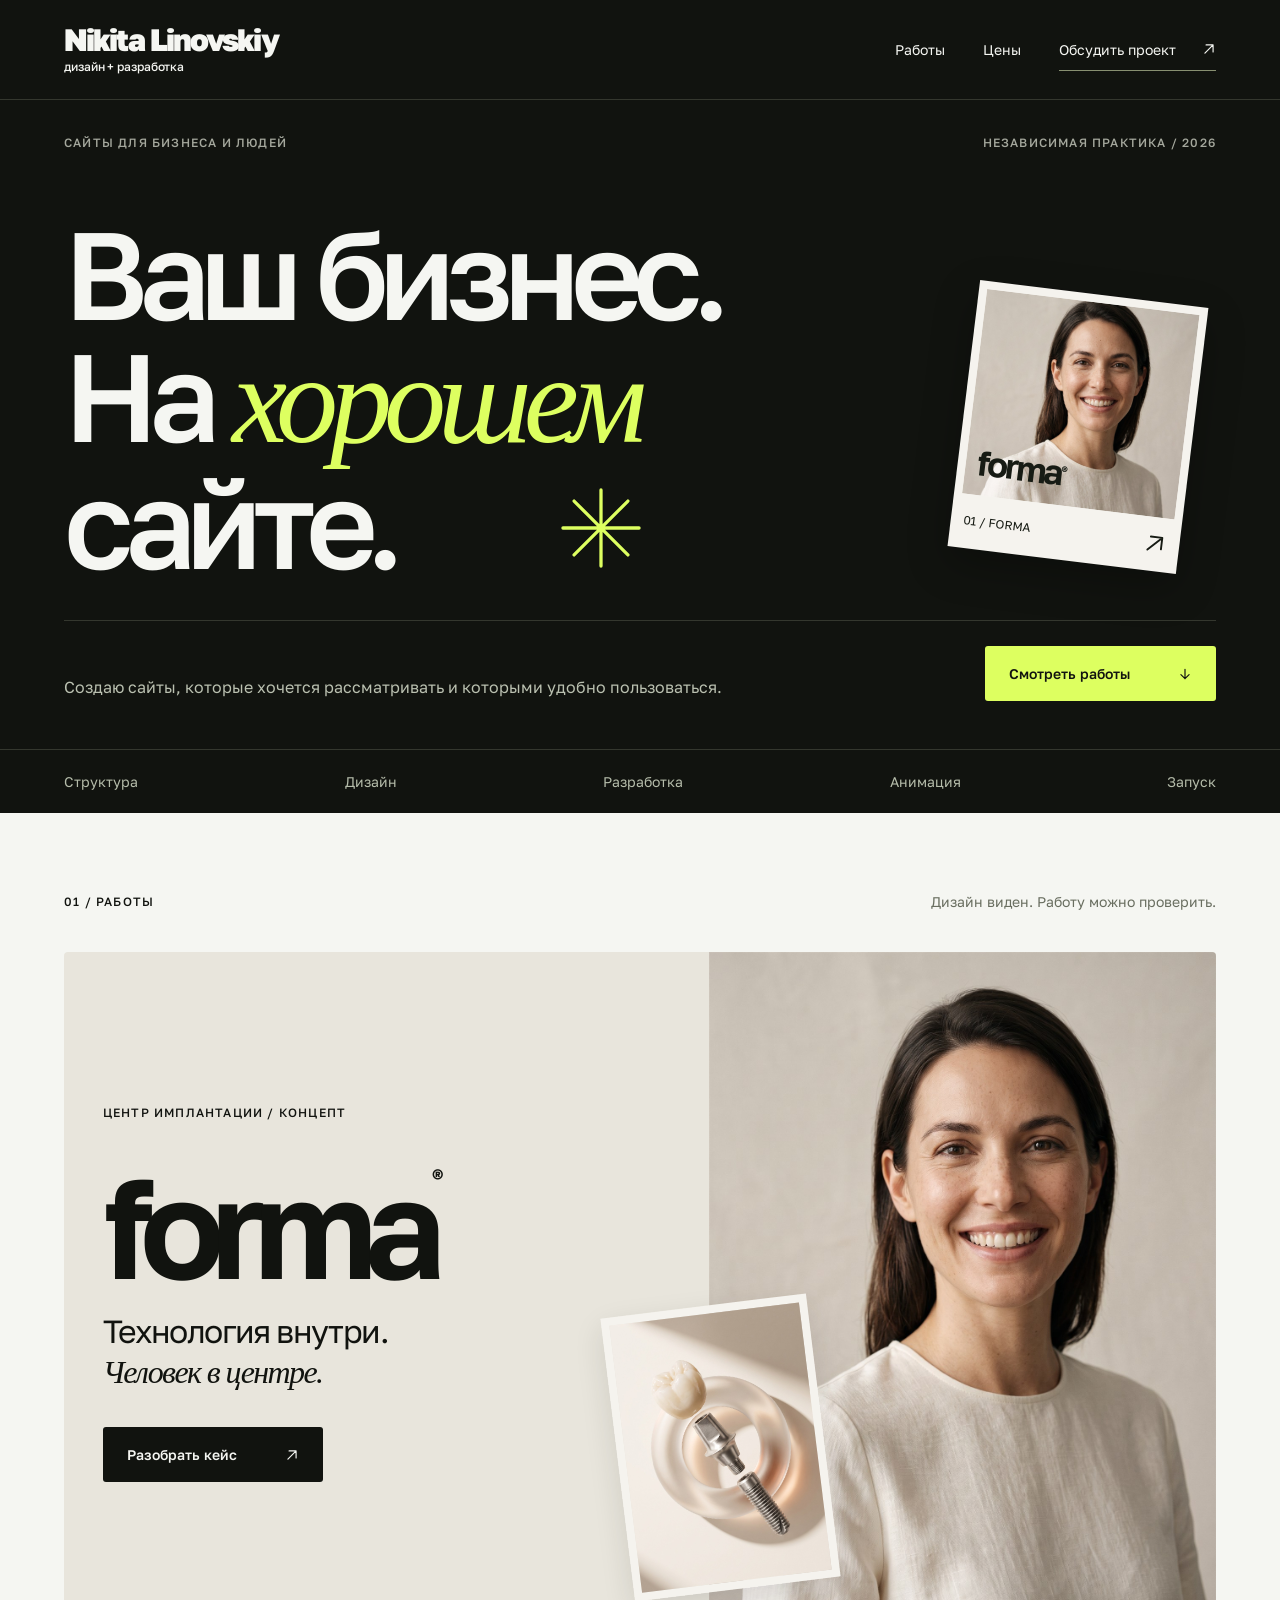
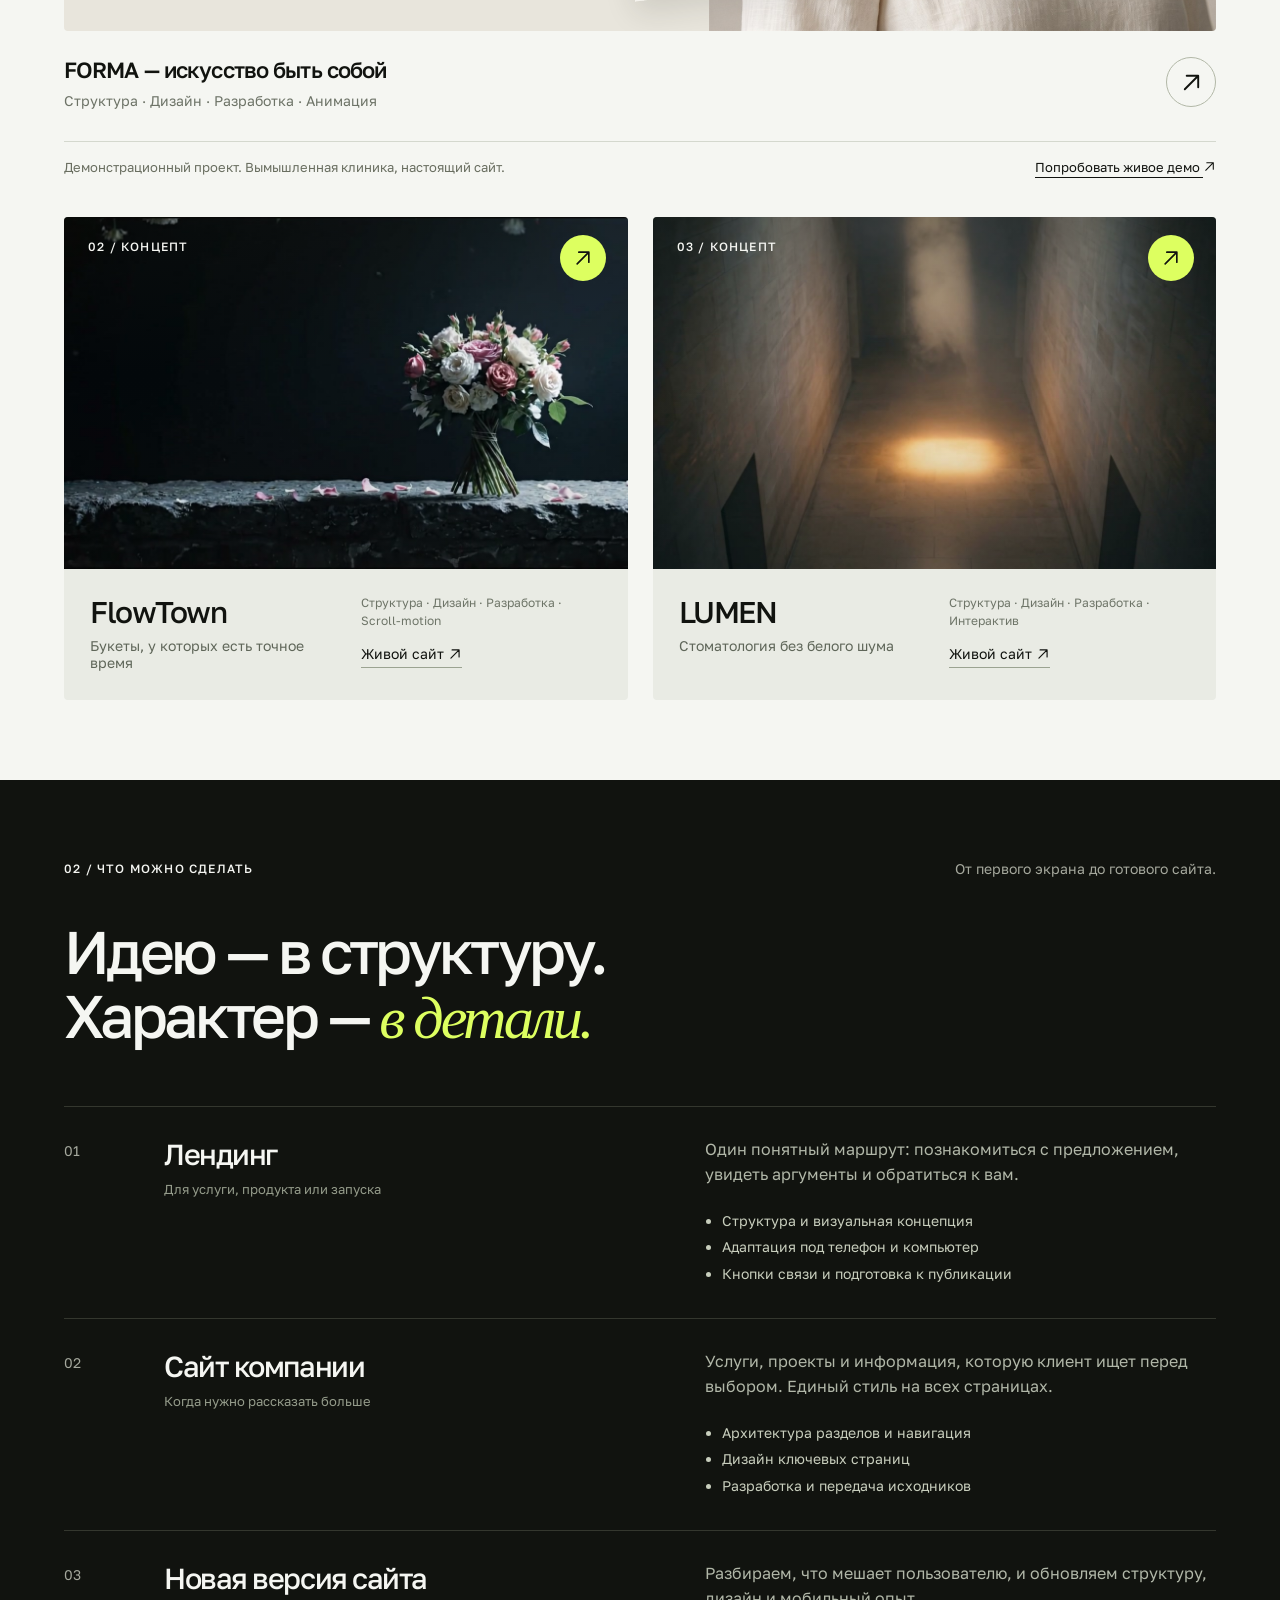
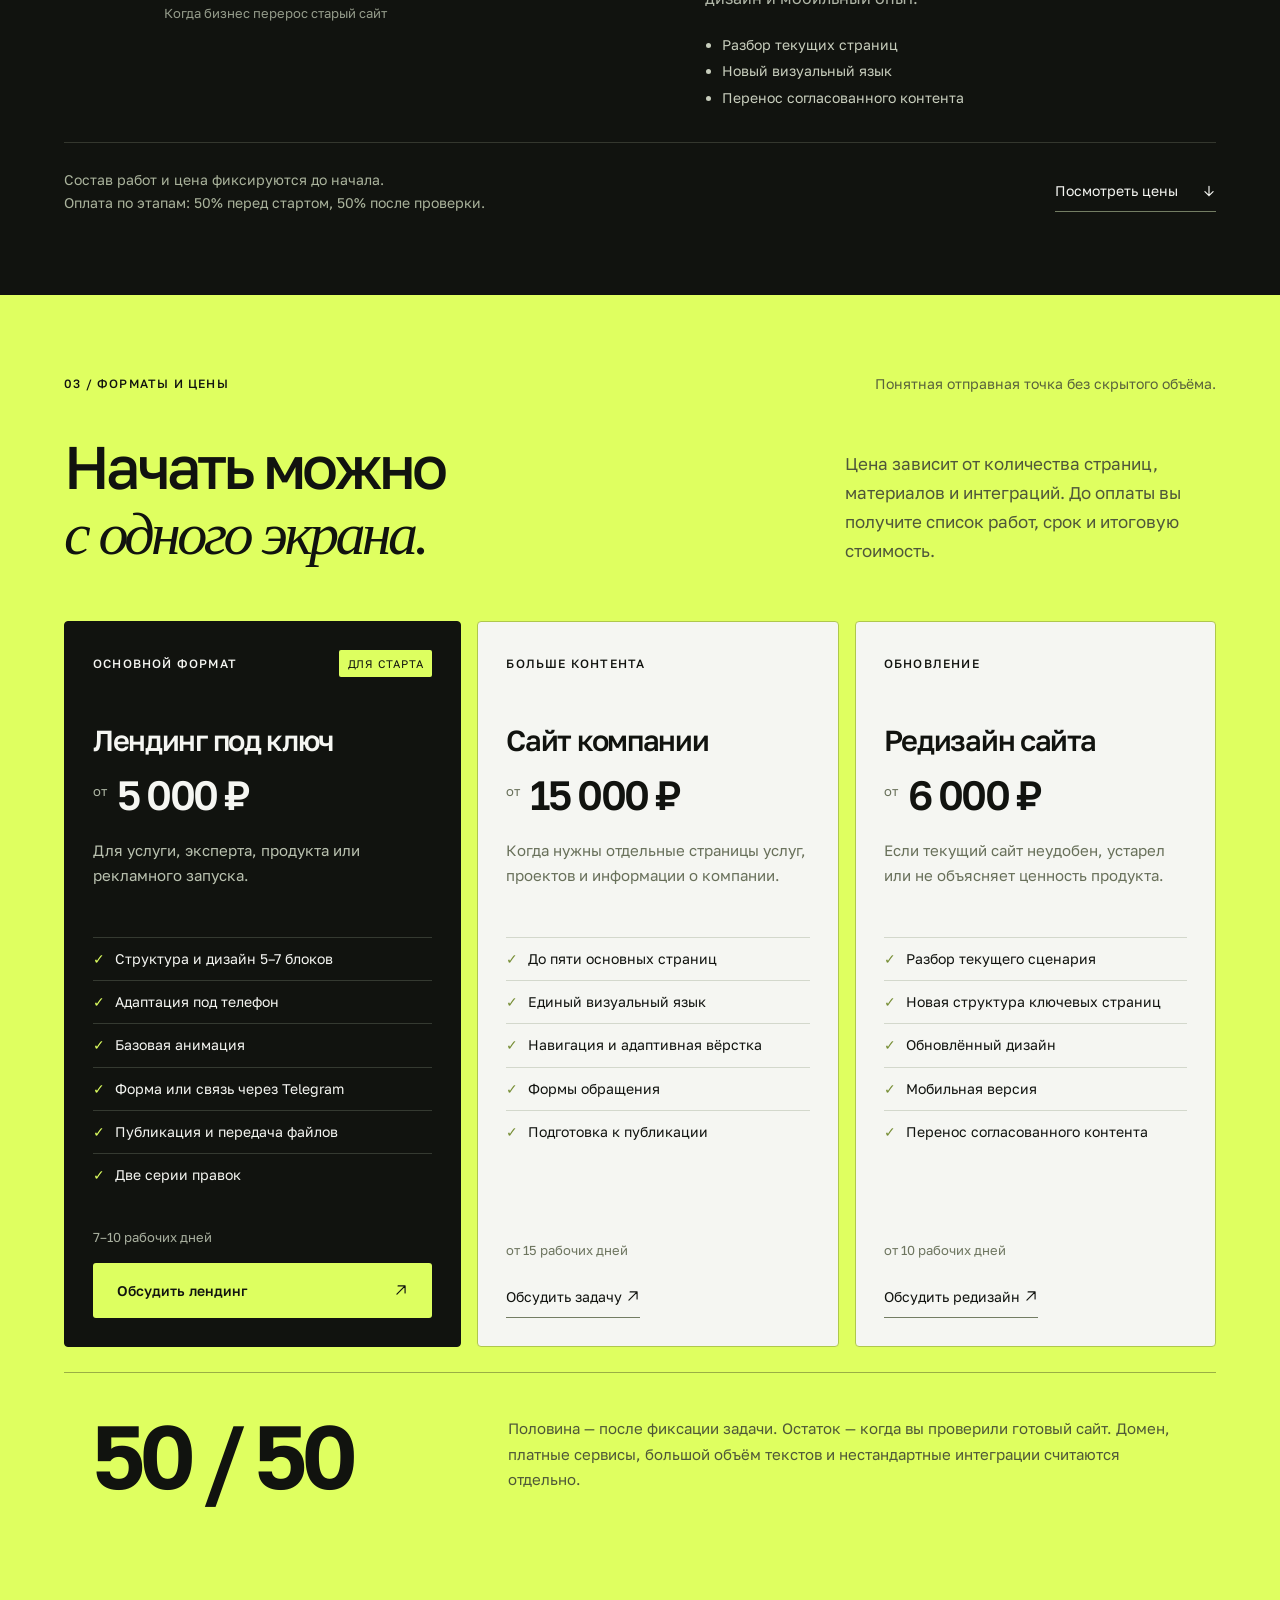
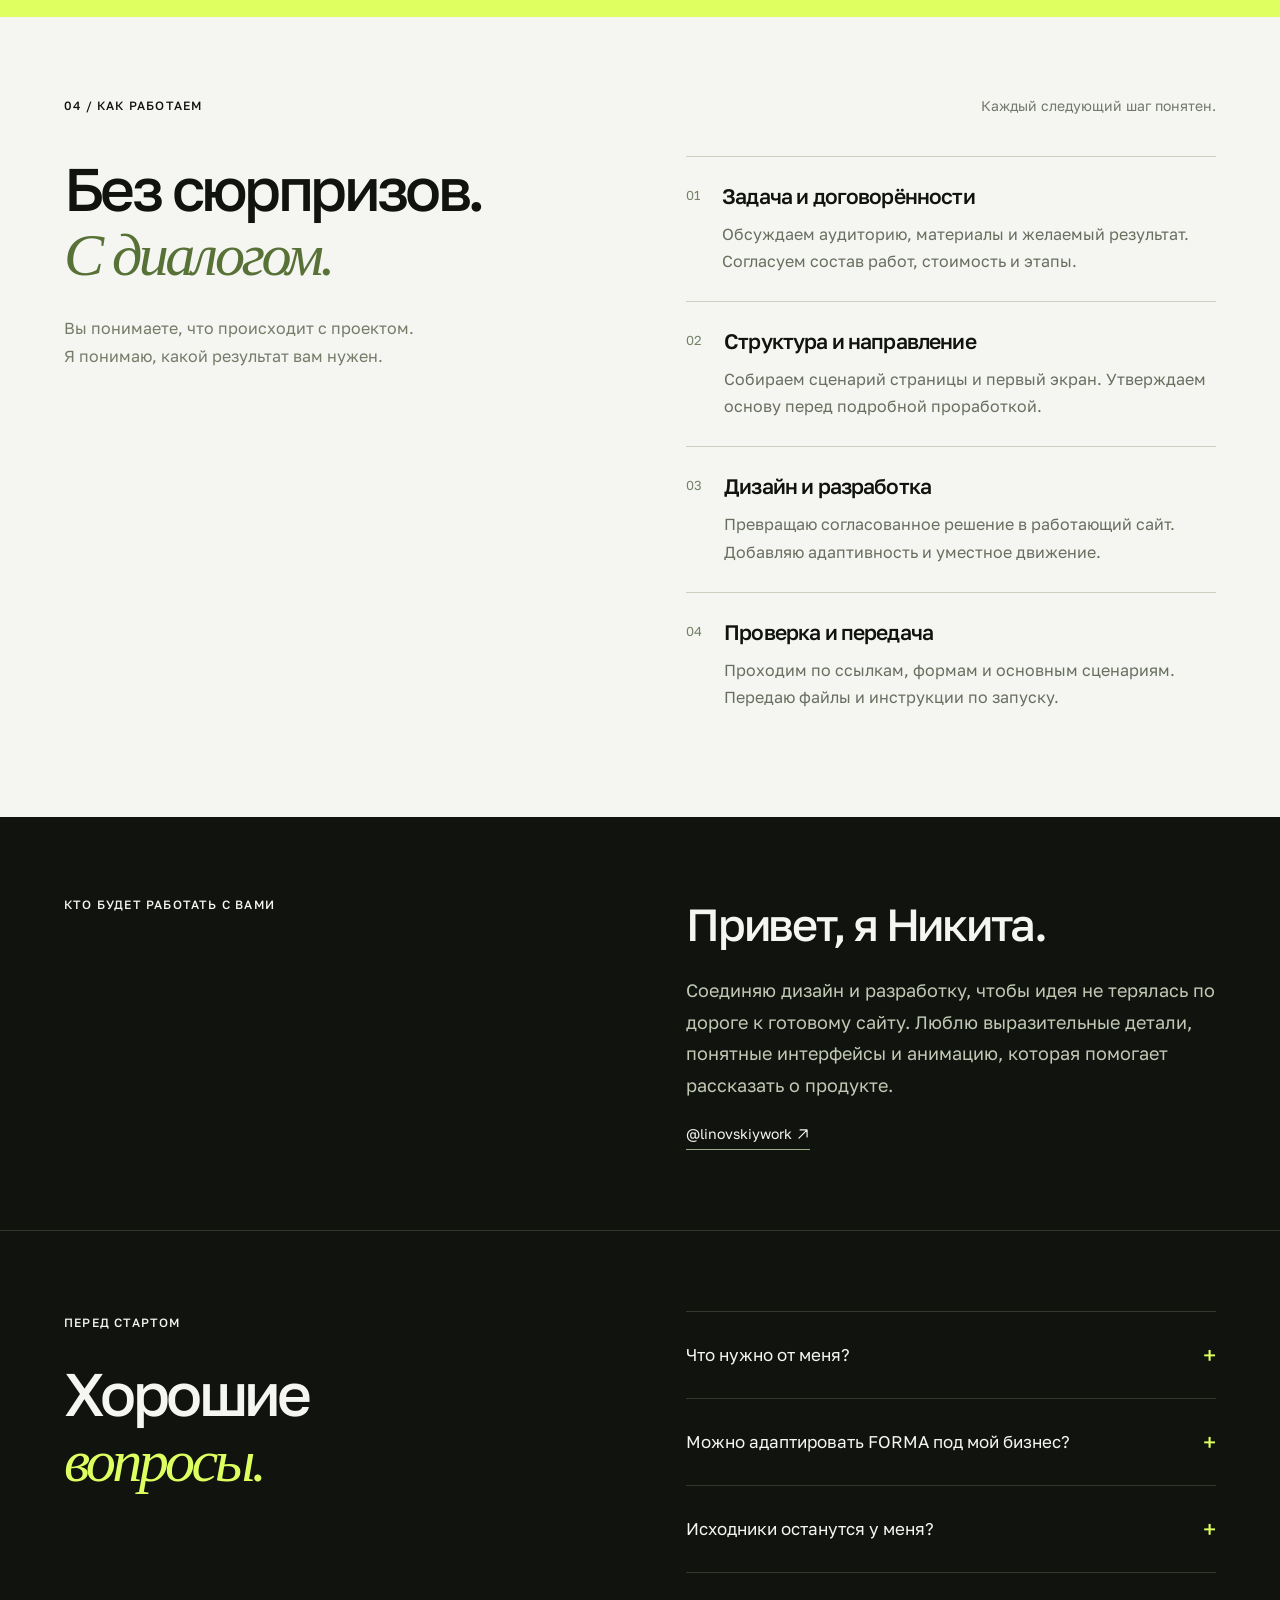
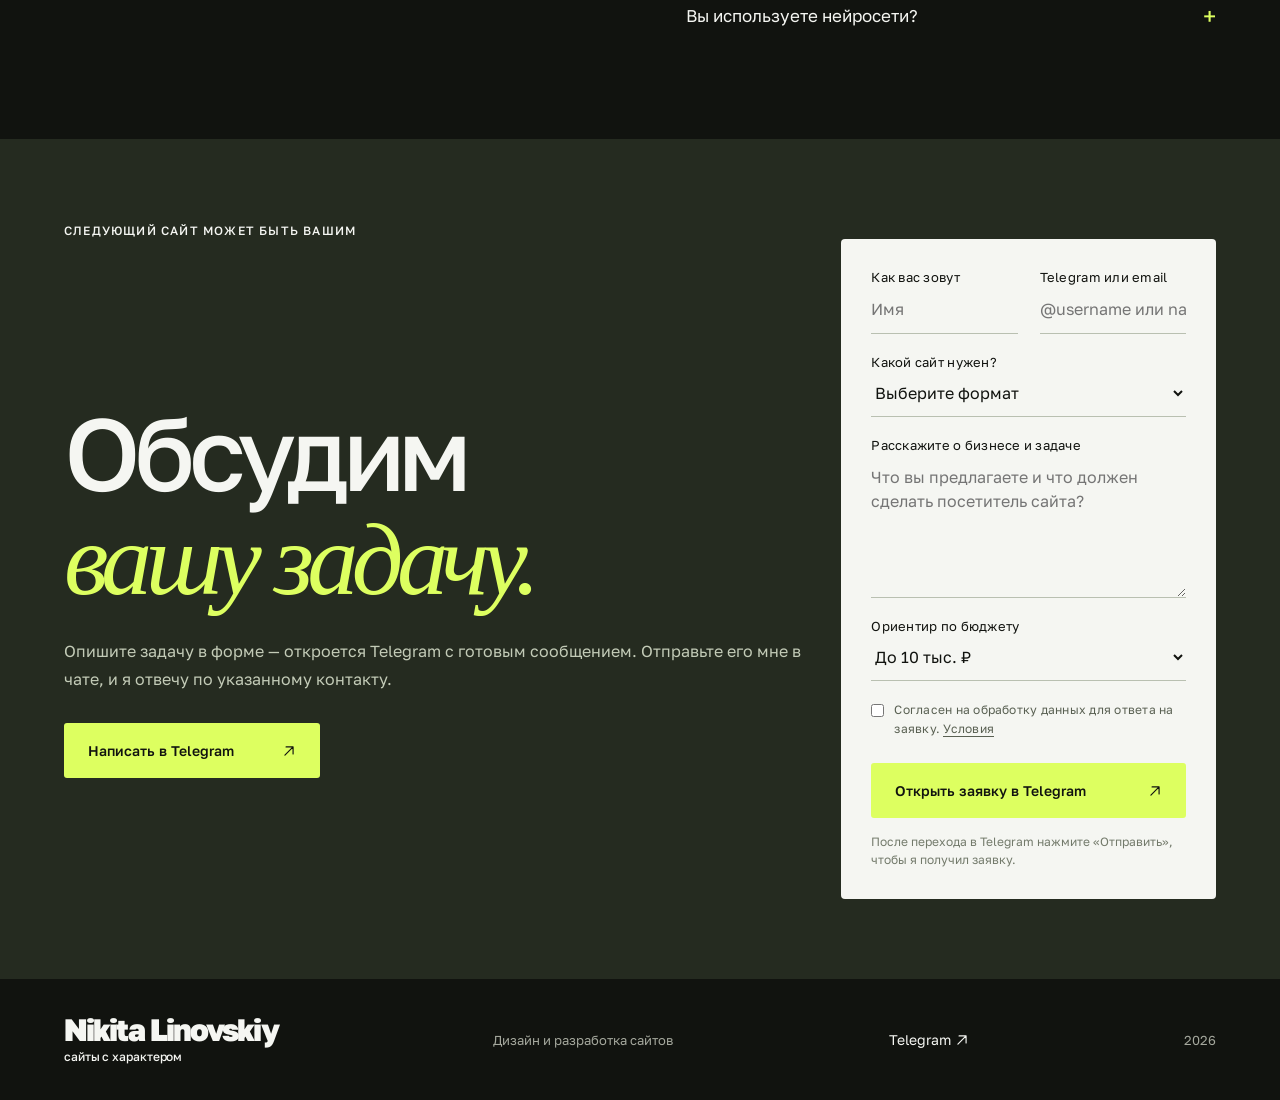
<file: index.html>
<!doctype html>
<html lang="ru">
<head>
<meta charset="utf-8"><meta name="viewport" content="width=device-width,initial-scale=1">
<meta name="theme-color" content="#11130f">
<meta name="description" content="Nikita Linovskiy — дизайн и разработка сайтов для бизнеса. Три интерактивных концепта: FORMA, FlowTown и LUMEN, подробные кейсы и живые демо.">
<title>Nikita Linovskiy</title>
<link rel="icon" href="assets/favicon.svg" type="image/svg+xml"><link rel="stylesheet" href="styles.css?v=20260918-icons">
<meta property="og:title" content="Nikita Linovskiy — дизайн и разработка сайтов"><meta property="og:description" content="Дизайн, разработка и анимация. Три проекта, которые можно открыть и проверить."><meta property="og:type" content="website">
</head>
<body>
<a class="skip" href="#main">К содержимому</a>
<header class="header"><a class="wordmark" href="#" aria-label="Nikita Linovskiy — главная">Nikita Linovskiy<span>дизайн + разработка</span></a><nav aria-label="Навигация"><a href="#work">Работы</a><a href="#pricing">Цены</a><a href="#contact">Обсудить проект <span><svg class="ui-icon" viewBox="0 0 24 24" aria-hidden="true" focusable="false"><path d="M5 19 19 5M7 5h12v12" fill="none" stroke="currentColor" stroke-width="2" stroke-linecap="round" stroke-linejoin="round"/></svg></span></a></nav></header>
<main id="main">
<section class="hero">
<div class="eyebrow"><span>САЙТЫ ДЛЯ БИЗНЕСА И ЛЮДЕЙ</span><span>НЕЗАВИСИМАЯ ПРАКТИКА / 2026</span></div>
<div class="hero-composition"><h1>Ваш бизнес.<br>На <em>хорошем</em><br>сайте.</h1><a href="case-forma.html" class="hero-preview" aria-label="Открыть кейс FORMA"><div class="hero-preview-image"><img src="assets/hero-smile.jpg" width="1200" height="1600" alt="Портрет из проекта FORMA"><span>forma<sup>®</sup></span></div><div class="hero-preview-caption"><span>01 / FORMA</span><span><svg class="ui-icon" viewBox="0 0 24 24" aria-hidden="true" focusable="false"><path d="M5 19 19 5M7 5h12v12" fill="none" stroke="currentColor" stroke-width="2" stroke-linecap="round" stroke-linejoin="round"/></svg></span></div></a><span class="hero-symbol" aria-hidden="true"><svg class="ui-star" viewBox="0 0 64 64" aria-hidden="true" focusable="false"><path d="M32 3v58M3 32h58M11.5 11.5l41 41m0-41-41 41" fill="none" stroke="currentColor" stroke-width="2.5" stroke-linecap="round"/></svg></span></div>
<div class="hero-end"><p>Создаю сайты, которые хочется рассматривать и которыми удобно пользоваться.</p><a class="button lime" href="#work">Смотреть работы <span><svg class="ui-icon" viewBox="0 0 24 24" aria-hidden="true" focusable="false"><path d="M12 4v16m0 0 7-7m-7 7-7-7" fill="none" stroke="currentColor" stroke-width="2" stroke-linecap="round" stroke-linejoin="round"/></svg></span></a></div>
</section>
<div class="discipline-strip" aria-label="Направления работы"><span>Структура</span><span>Дизайн</span><span>Разработка</span><span>Анимация</span><span>Запуск</span></div>
<section id="work" class="work section">
<div class="section-top"><span class="eyebrow">01 / РАБОТЫ</span><p>Дизайн виден. Работу можно проверить.</p></div>
<article class="feature-project">
<div class="project-stage"><div class="project-stage-copy"><span class="eyebrow">ЦЕНТР ИМПЛАНТАЦИИ / КОНЦЕПТ</span><strong>forma<sup>®</sup></strong><p>Технология внутри.<br><em>Человек в центре.</em></p><a href="case-forma.html" class="button ink">Разобрать кейс <span><svg class="ui-icon" viewBox="0 0 24 24" aria-hidden="true" focusable="false"><path d="M5 19 19 5M7 5h12v12" fill="none" stroke="currentColor" stroke-width="2" stroke-linecap="round" stroke-linejoin="round"/></svg></span></a></div><img src="assets/hero-smile.jpg" width="1200" height="1600" alt="Естественная улыбка — главный акцент сайта FORMA" loading="lazy"><img class="implant-tile" src="assets/implant-editorial.jpg" width="1200" height="1607" alt="Предметная визуализация импланта" loading="lazy"></div>
<div class="project-meta"><div><h2>FORMA — искусство быть собой</h2><p>Структура · Дизайн · Разработка · Анимация</p></div><a class="round-link" href="demo/forma/" target="_blank" rel="noopener" aria-label="Открыть работающий сайт FORMA"><svg class="ui-icon" viewBox="0 0 24 24" aria-hidden="true" focusable="false"><path d="M5 19 19 5M7 5h12v12" fill="none" stroke="currentColor" stroke-width="2" stroke-linecap="round" stroke-linejoin="round"/></svg></a></div>
<div class="project-proof"><p>Демонстрационный проект. Вымышленная клиника, настоящий сайт.</p><a href="demo/forma/" target="_blank" rel="noopener">Попробовать живое демо <svg class="ui-icon" viewBox="0 0 24 24" aria-hidden="true" focusable="false"><path d="M5 19 19 5M7 5h12v12" fill="none" stroke="currentColor" stroke-width="2" stroke-linecap="round" stroke-linejoin="round"/></svg></a></div>
</article>
<div class="upcoming" aria-label="Другие проекты">
<article class="project-card">
<a class="project-card-media" href="case-flowtown.html"><img src="assets/flowtown-cover.jpg" width="1200" height="800" alt="Тёмная композиция с букетом из проекта FlowTown" loading="lazy"><span class="eyebrow">02 / КОНЦЕПТ</span><span class="project-card-arrow" aria-hidden="true"><svg class="ui-icon" viewBox="0 0 24 24" aria-hidden="true" focusable="false"><path d="M5 19 19 5M7 5h12v12" fill="none" stroke="currentColor" stroke-width="2" stroke-linecap="round" stroke-linejoin="round"/></svg></span></a>
<div class="project-card-copy"><div><a href="case-flowtown.html"><h3>FlowTown</h3></a><p>Букеты, у которых есть точное время</p></div><div><span>Структура · Дизайн · Разработка · Scroll-motion</span><a class="project-live" href="demo/flowtown/" target="_blank" rel="noopener">Живой сайт <svg class="ui-icon" viewBox="0 0 24 24" aria-hidden="true" focusable="false"><path d="M5 19 19 5M7 5h12v12" fill="none" stroke="currentColor" stroke-width="2" stroke-linecap="round" stroke-linejoin="round"/></svg></a></div></div>
</article>
<article class="project-card">
<a class="project-card-media" href="case-lumen.html"><img src="assets/lumen-cover.jpg" width="1200" height="800" alt="Атмосферный интерьер с тёплым светом из проекта LUMEN" loading="lazy"><span class="eyebrow">03 / КОНЦЕПТ</span><span class="project-card-arrow" aria-hidden="true"><svg class="ui-icon" viewBox="0 0 24 24" aria-hidden="true" focusable="false"><path d="M5 19 19 5M7 5h12v12" fill="none" stroke="currentColor" stroke-width="2" stroke-linecap="round" stroke-linejoin="round"/></svg></span></a>
<div class="project-card-copy"><div><a href="case-lumen.html"><h3>LUMEN</h3></a><p>Стоматология без белого шума</p></div><div><span>Структура · Дизайн · Разработка · Интерактив</span><a class="project-live" href="demo/lumen/" target="_blank" rel="noopener">Живой сайт <svg class="ui-icon" viewBox="0 0 24 24" aria-hidden="true" focusable="false"><path d="M5 19 19 5M7 5h12v12" fill="none" stroke="currentColor" stroke-width="2" stroke-linecap="round" stroke-linejoin="round"/></svg></a></div></div>
</article>
</div>
</section>
<section id="services" class="section service-section">
<div class="section-top"><span class="eyebrow">02 / ЧТО МОЖНО СДЕЛАТЬ</span><p>От первого экрана до готового сайта.</p></div>
<h2 class="section-title">Идею — в структуру.<br>Характер — <em>в детали.</em></h2>
<div class="service-list">
<article><span>01</span><div><h3>Лендинг</h3><small>Для услуги, продукта или запуска</small></div><div><p>Один понятный маршрут: познакомиться с предложением, увидеть аргументы и обратиться к вам.</p><ul><li>Структура и визуальная концепция</li><li>Адаптация под телефон и компьютер</li><li>Кнопки связи и подготовка к публикации</li></ul></div></article>
<article><span>02</span><div><h3>Сайт компании</h3><small>Когда нужно рассказать больше</small></div><div><p>Услуги, проекты и информация, которую клиент ищет перед выбором. Единый стиль на всех страницах.</p><ul><li>Архитектура разделов и навигация</li><li>Дизайн ключевых страниц</li><li>Разработка и передача исходников</li></ul></div></article>
<article><span>03</span><div><h3>Новая версия сайта</h3><small>Когда бизнес перерос старый сайт</small></div><div><p>Разбираем, что мешает пользователю, и обновляем структуру, дизайн и мобильный опыт.</p><ul><li>Разбор текущих страниц</li><li>Новый визуальный язык</li><li>Перенос согласованного контента</li></ul></div></article>
</div><div class="service-foot"><p>Состав работ и цена фиксируются до начала.<br>Оплата по этапам: 50% перед стартом, 50% после проверки.</p><a class="text-button" href="#pricing">Посмотреть цены <span><svg class="ui-icon" viewBox="0 0 24 24" aria-hidden="true" focusable="false"><path d="M12 4v16m0 0 7-7m-7 7-7-7" fill="none" stroke="currentColor" stroke-width="2" stroke-linecap="round" stroke-linejoin="round"/></svg></span></a></div>
</section>
<section id="pricing" class="pricing section">
<div class="section-top"><span class="eyebrow">03 / ФОРМАТЫ И ЦЕНЫ</span><p>Понятная отправная точка без скрытого объёма.</p></div>
<div class="pricing-intro"><h2 class="section-title">Начать можно<br><em>с одного экрана.</em></h2><p>Цена зависит от количества страниц, материалов и интеграций. До оплаты вы получите список работ, срок и итоговую стоимость.</p></div>
<div class="price-grid">
<article class="price-card price-card-main"><div class="price-card-top"><span class="eyebrow">ОСНОВНОЙ ФОРМАТ</span><span class="price-badge">ДЛЯ СТАРТА</span></div><h3>Лендинг под ключ</h3><div class="price-value"><span>от</span><strong>5 000 ₽</strong></div><p>Для услуги, эксперта, продукта или рекламного запуска.</p><ul><li>Структура и дизайн 5–7 блоков</li><li>Адаптация под телефон</li><li>Базовая анимация</li><li>Форма или связь через Telegram</li><li>Публикация и передача файлов</li><li>Две серии правок</li></ul><div class="price-bottom"><span>7–10 рабочих дней</span><a class="button ink" href="#contact">Обсудить лендинг <span><svg class="ui-icon" viewBox="0 0 24 24" aria-hidden="true" focusable="false"><path d="M5 19 19 5M7 5h12v12" fill="none" stroke="currentColor" stroke-width="2" stroke-linecap="round" stroke-linejoin="round"/></svg></span></a></div></article>
<article class="price-card"><div class="price-card-top"><span class="eyebrow">БОЛЬШЕ КОНТЕНТА</span></div><h3>Сайт компании</h3><div class="price-value"><span>от</span><strong>15 000 ₽</strong></div><p>Когда нужны отдельные страницы услуг, проектов и информации о компании.</p><ul><li>До пяти основных страниц</li><li>Единый визуальный язык</li><li>Навигация и адаптивная вёрстка</li><li>Формы обращения</li><li>Подготовка к публикации</li></ul><div class="price-bottom"><span>от 15 рабочих дней</span><a class="text-button" href="#contact">Обсудить задачу <svg class="ui-icon" viewBox="0 0 24 24" aria-hidden="true" focusable="false"><path d="M5 19 19 5M7 5h12v12" fill="none" stroke="currentColor" stroke-width="2" stroke-linecap="round" stroke-linejoin="round"/></svg></a></div></article>
<article class="price-card"><div class="price-card-top"><span class="eyebrow">ОБНОВЛЕНИЕ</span></div><h3>Редизайн сайта</h3><div class="price-value"><span>от</span><strong>6 000 ₽</strong></div><p>Если текущий сайт неудобен, устарел или не объясняет ценность продукта.</p><ul><li>Разбор текущего сценария</li><li>Новая структура ключевых страниц</li><li>Обновлённый дизайн</li><li>Мобильная версия</li><li>Перенос согласованного контента</li></ul><div class="price-bottom"><span>от 10 рабочих дней</span><a class="text-button" href="#contact">Обсудить редизайн <svg class="ui-icon" viewBox="0 0 24 24" aria-hidden="true" focusable="false"><path d="M5 19 19 5M7 5h12v12" fill="none" stroke="currentColor" stroke-width="2" stroke-linecap="round" stroke-linejoin="round"/></svg></a></div></article>
</div>
<div class="price-note"><span>50 / 50</span><p>Половина — после фиксации задачи. Остаток — когда вы проверили готовый сайт. Домен, платные сервисы, большой объём текстов и нестандартные интеграции считаются отдельно.</p></div>
</section>
<section class="process section" id="process">
<div class="section-top"><span class="eyebrow">04 / КАК РАБОТАЕМ</span><p>Каждый следующий шаг понятен.</p></div>
<div class="process-grid"><div><h2 class="section-title">Без сюрпризов.<br><em>С диалогом.</em></h2><p class="process-note">Вы понимаете, что происходит с проектом.<br>Я понимаю, какой результат вам нужен.</p></div><ol><li><span>01</span><div><h3>Задача и договорённости</h3><p>Обсуждаем аудиторию, материалы и желаемый результат. Согласуем состав работ, стоимость и этапы.</p></div></li><li><span>02</span><div><h3>Структура и направление</h3><p>Собираем сценарий страницы и первый экран. Утверждаем основу перед подробной проработкой.</p></div></li><li><span>03</span><div><h3>Дизайн и разработка</h3><p>Превращаю согласованное решение в работающий сайт. Добавляю адаптивность и уместное движение.</p></div></li><li><span>04</span><div><h3>Проверка и передача</h3><p>Проходим по ссылкам, формам и основным сценариям. Передаю файлы и инструкции по запуску.</p></div></li></ol></div>
</section>
<section class="about-strip section"><span class="eyebrow">КТО БУДЕТ РАБОТАТЬ С ВАМИ</span><div><h2>Привет, я Никита.</h2><p>Соединяю дизайн и разработку, чтобы идея не терялась по дороге к готовому сайту. Люблю выразительные детали, понятные интерфейсы и анимацию, которая помогает рассказать о продукте.</p><a href="https://t.me/linovskiywork" target="_blank" rel="noopener">@linovskiywork <svg class="ui-icon" viewBox="0 0 24 24" aria-hidden="true" focusable="false"><path d="M5 19 19 5M7 5h12v12" fill="none" stroke="currentColor" stroke-width="2" stroke-linecap="round" stroke-linejoin="round"/></svg></a></div></section>
<section class="faq section"><div><span class="eyebrow">ПЕРЕД СТАРТОМ</span><h2 class="section-title">Хорошие<br><em>вопросы.</em></h2></div><div>
<details><summary>Что нужно от меня?<span>+</span></summary><p>Расскажите о бизнесе, цели сайта и сроках. Если есть логотип, тексты, фотографии или примеры — приложите их. Если материалов пока нет, сначала согласуем, как их подготовить.</p></details>
<details><summary>Можно адаптировать FORMA под мой бизнес?<span>+</span></summary><p>Да. Этот концепт можно взять за отправную точку и изменить структуру, тексты и стиль под ваш бренд. Объём адаптации и условия использования обсудим отдельно.</p></details>
<details><summary>Исходники останутся у меня?<span>+</span></summary><p>Передам файлы проекта и инструкции по размещению. Платные сервисы, домен, хостинг и сторонние лицензии согласуем отдельно.</p></details>
<details><summary>Вы используете нейросети?<span>+</span></summary><p>Да, когда это помогает задаче: для визуальных материалов и разработки. Структура, отбор решений, адаптация и проверка результата остаются частью работы. В кейсе FORMA использование ИИ отмечено отдельно.</p></details>
</div></section>
<section id="contact" class="contact section"><span class="eyebrow">СЛЕДУЮЩИЙ САЙТ МОЖЕТ БЫТЬ ВАШИМ</span><div class="contact-layout"><div><h2>Обсудим<br><em>вашу задачу.</em></h2><p>Опишите задачу в форме — откроется Telegram с готовым сообщением. Отправьте его мне в чате, и я отвечу по указанному контакту.</p><a class="button lime" href="https://t.me/linovskiywork" target="_blank" rel="noopener">Написать в Telegram <span><svg class="ui-icon" viewBox="0 0 24 24" aria-hidden="true" focusable="false"><path d="M5 19 19 5M7 5h12v12" fill="none" stroke="currentColor" stroke-width="2" stroke-linecap="round" stroke-linejoin="round"/></svg></span></a></div><form id="lead-form" class="lead-form"><div class="form-row"><label>Как вас зовут<input name="name" maxlength="80" autocomplete="name" required placeholder="Имя"></label><label>Telegram или email<input name="contact" maxlength="160" autocomplete="email" required placeholder="@username или name@mail.ru"></label></div><label>Какой сайт нужен?<select name="projectType" required><option value="">Выберите формат</option><option>Лендинг</option><option>Сайт компании</option><option>Редизайн сайта</option><option>Пока не определился</option></select></label><label>Расскажите о бизнесе и задаче<textarea name="task" rows="5" minlength="15" maxlength="1800" required placeholder="Что вы предлагаете и что должен сделать посетитель сайта?"></textarea></label><label>Ориентир по бюджету<select name="budget"><option>До 10 тыс. ₽</option><option>10–20 тыс. ₽</option><option>Более 20 тыс. ₽</option><option>Хочу обсудить</option></select></label><label class="honeypot" aria-hidden="true">Не заполняйте это поле<input name="website" tabindex="-1" autocomplete="off"></label><label class="consent"><input type="checkbox" name="consent" required><span>Согласен на обработку данных для ответа на заявку. <a href="privacy.html" target="_blank">Условия</a></span></label><button class="button lime" type="submit">Открыть заявку в Telegram <span><svg class="ui-icon" viewBox="0 0 24 24" aria-hidden="true" focusable="false"><path d="M5 19 19 5M7 5h12v12" fill="none" stroke="currentColor" stroke-width="2" stroke-linecap="round" stroke-linejoin="round"/></svg></span></button><p id="lead-status" class="form-note" role="status">После перехода в Telegram нажмите «Отправить», чтобы я получил заявку.</p></form></div></section>
</main>
<footer><a class="wordmark" href="#">Nikita Linovskiy<span>сайты с характером</span></a><p>Дизайн и разработка сайтов</p><a href="https://t.me/linovskiywork" target="_blank" rel="noopener">Telegram <svg class="ui-icon" viewBox="0 0 24 24" aria-hidden="true" focusable="false"><path d="M5 19 19 5M7 5h12v12" fill="none" stroke="currentColor" stroke-width="2" stroke-linecap="round" stroke-linejoin="round"/></svg></a><span>2026</span></footer>
<script src="site-config.js"></script><script src="app.js?v=20260918-icons"></script>
</body></html>
</file>
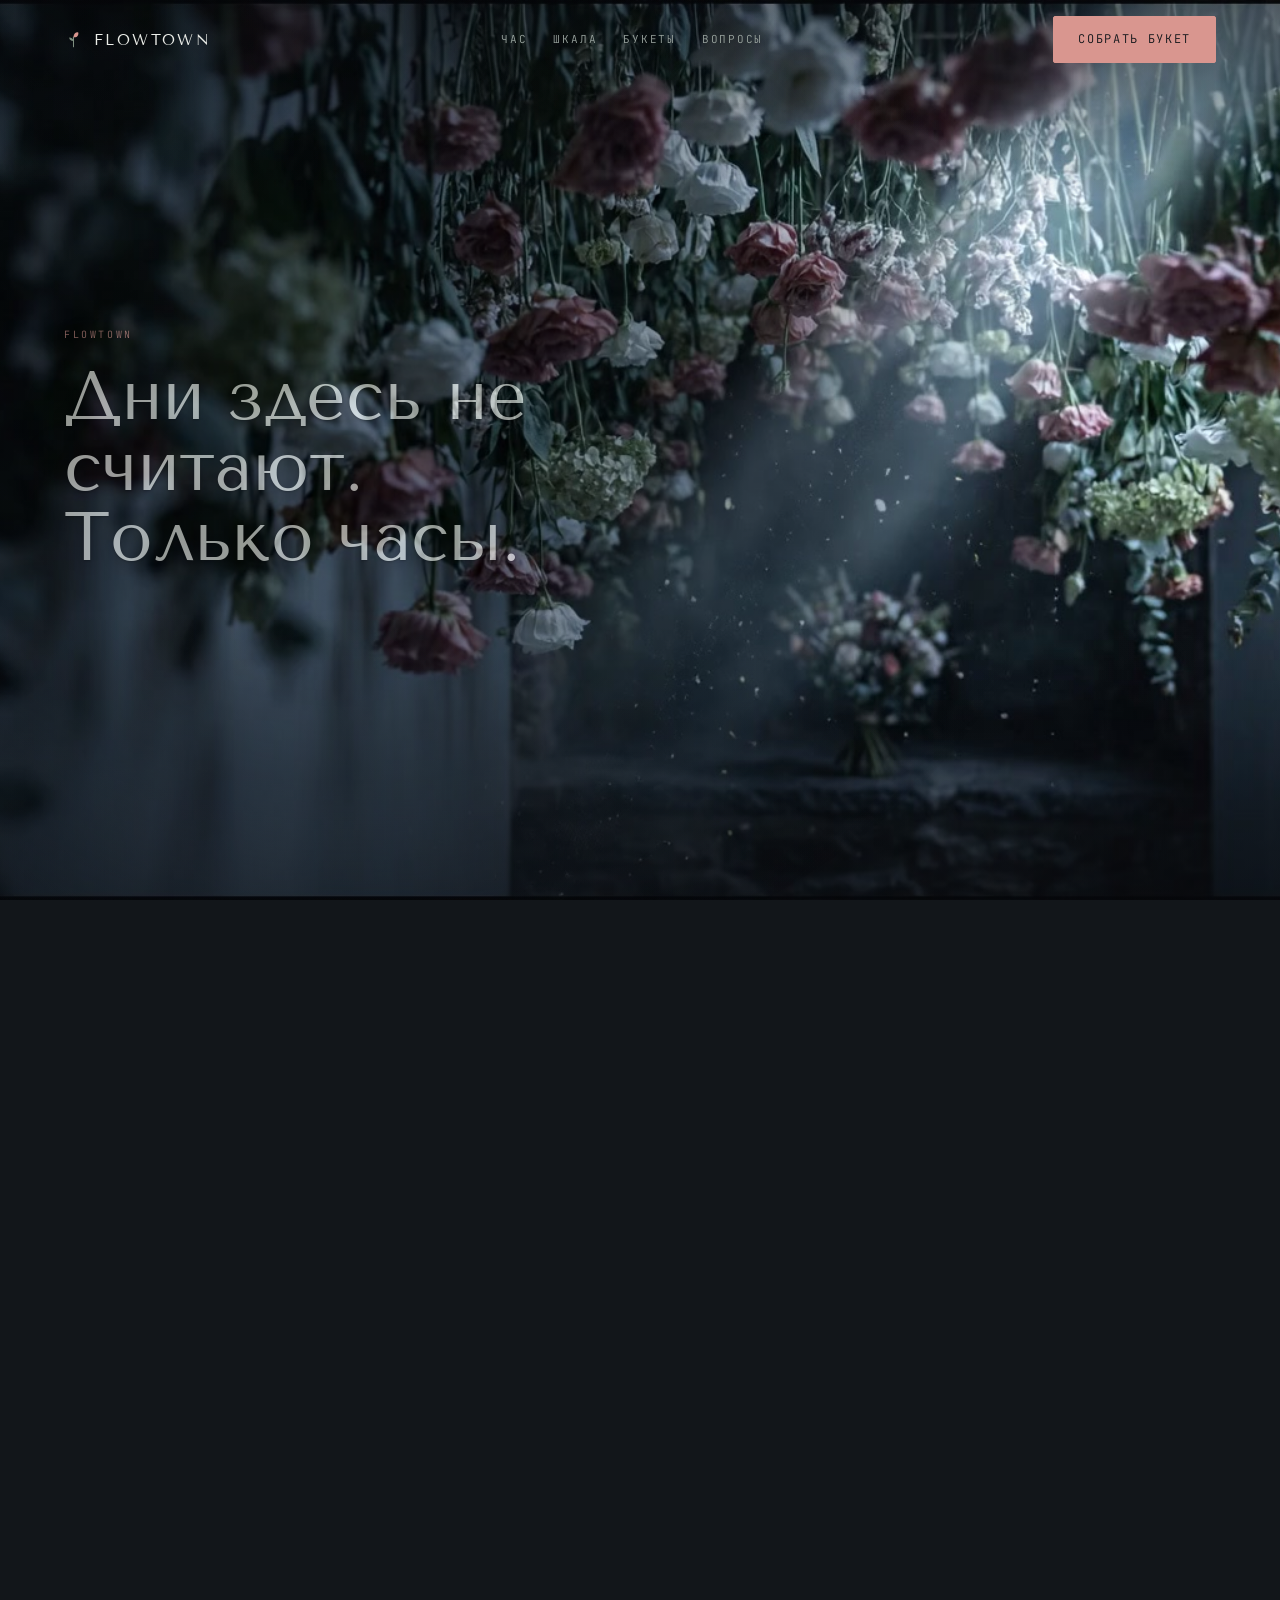
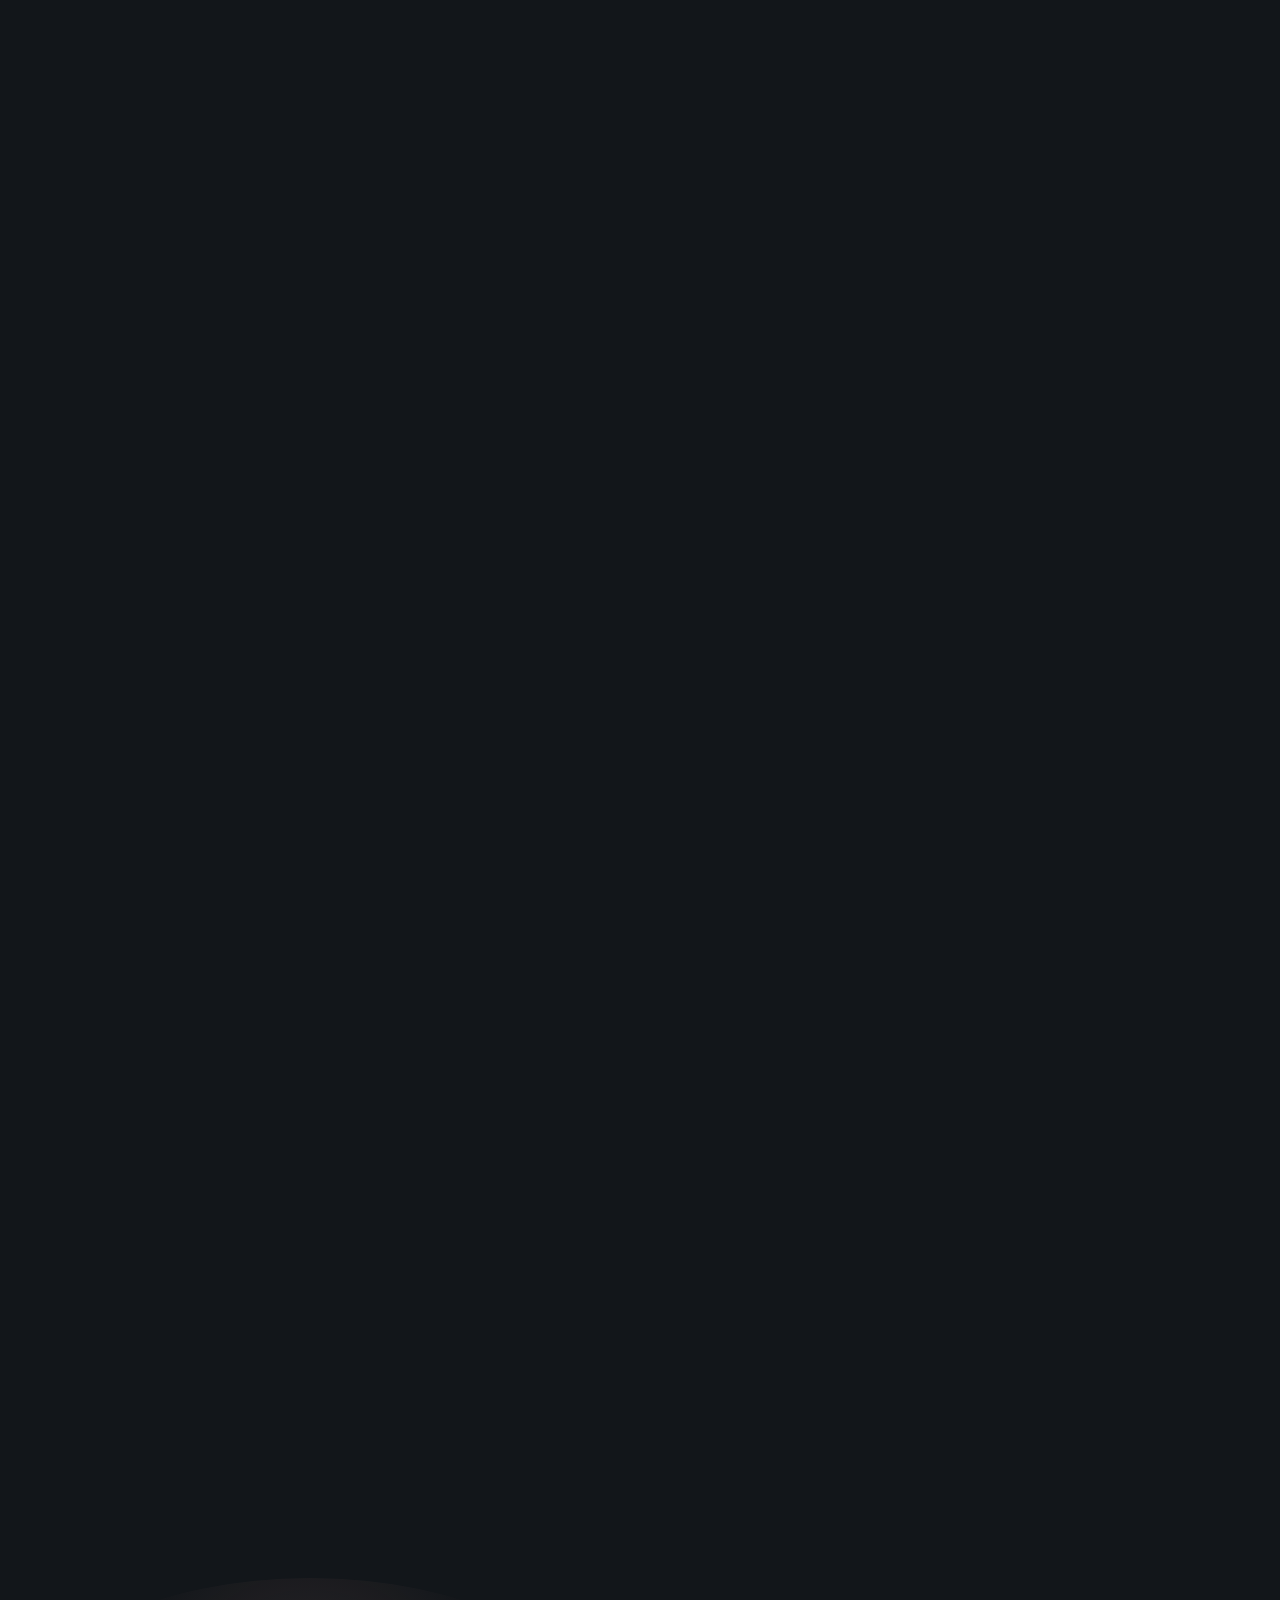
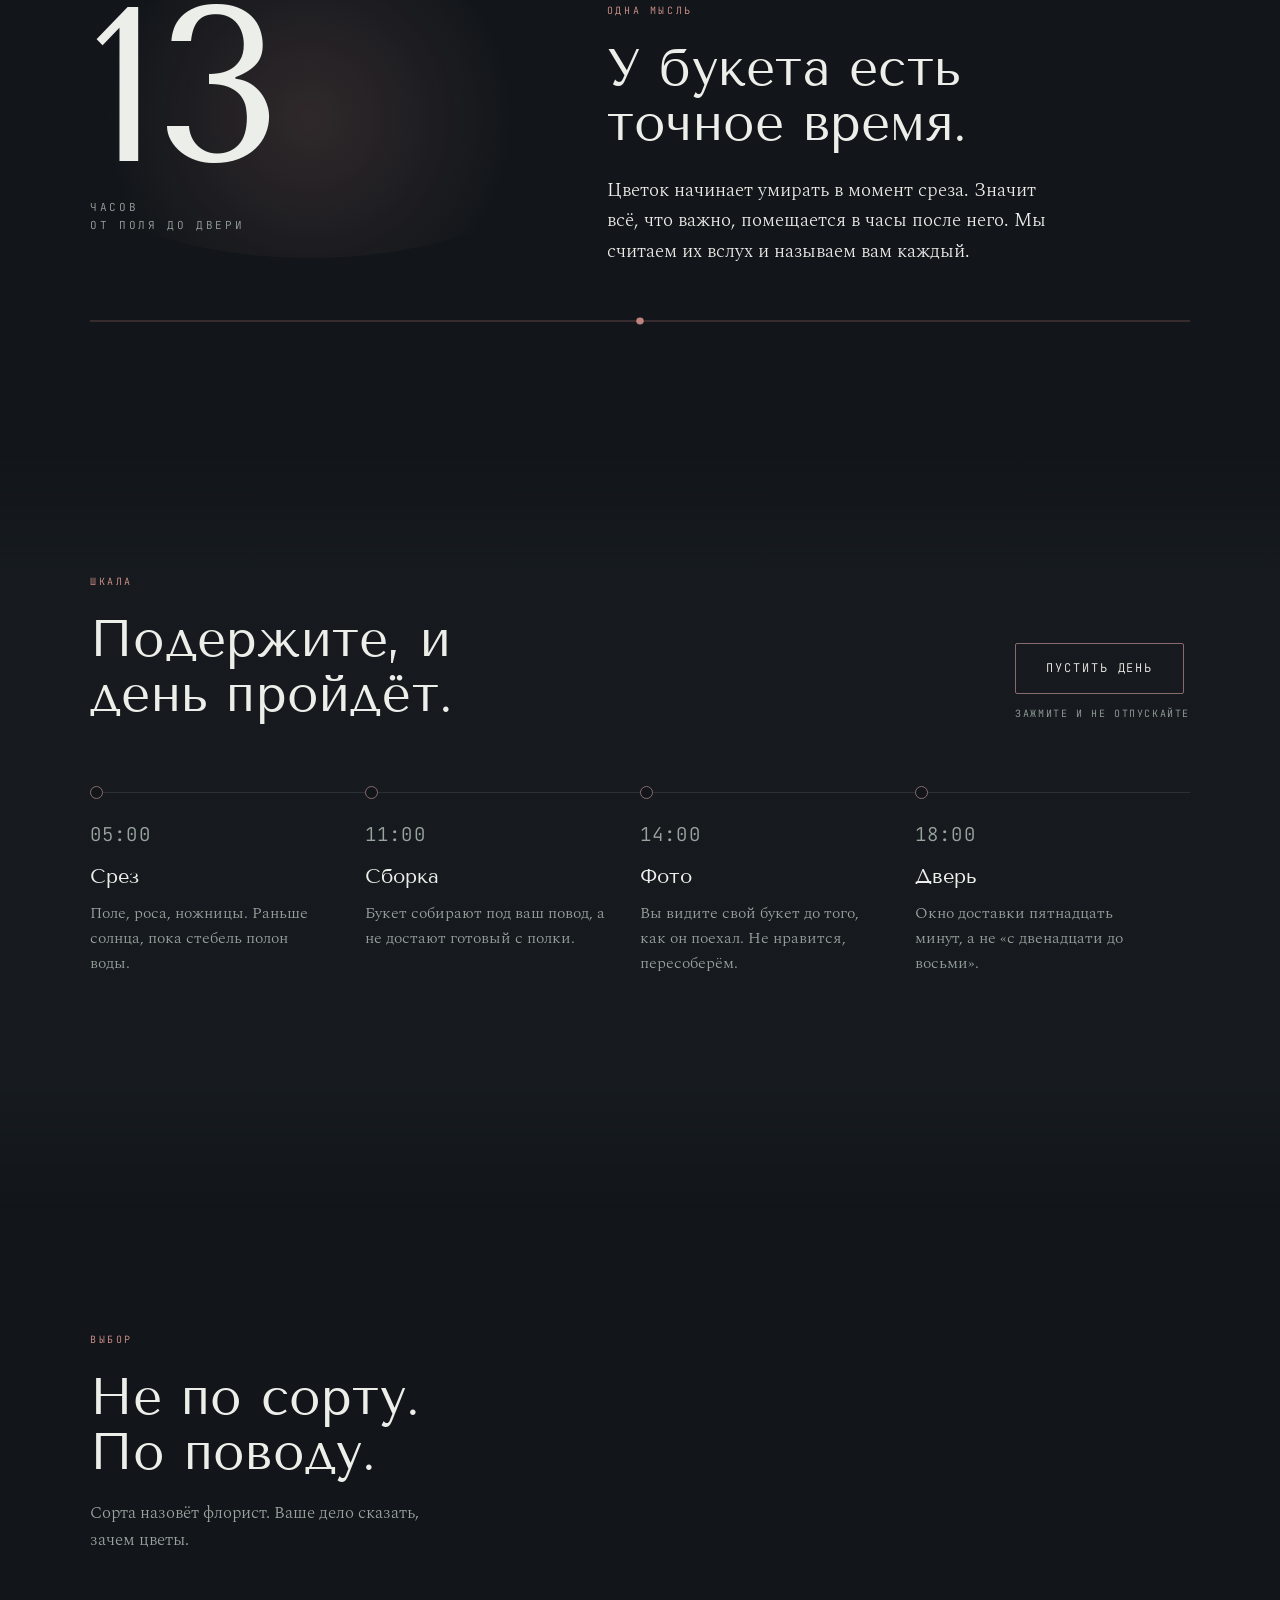
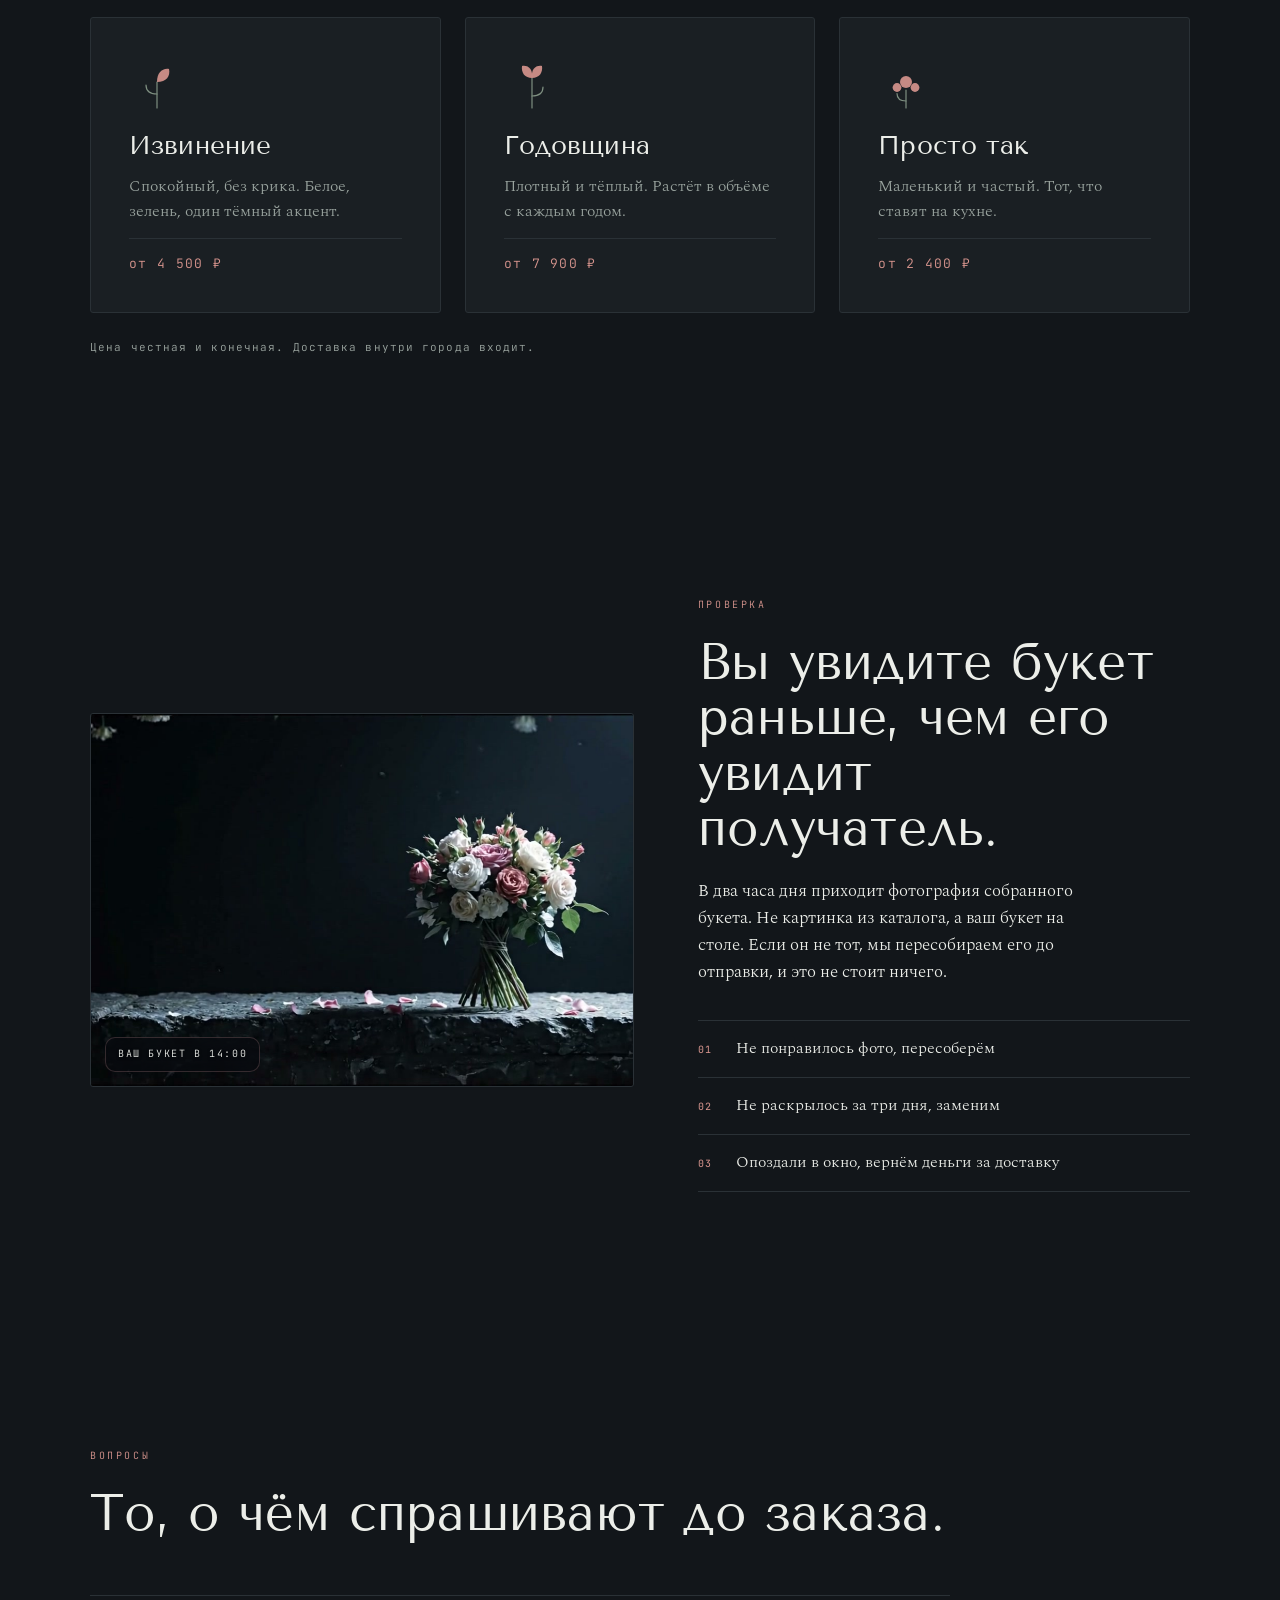
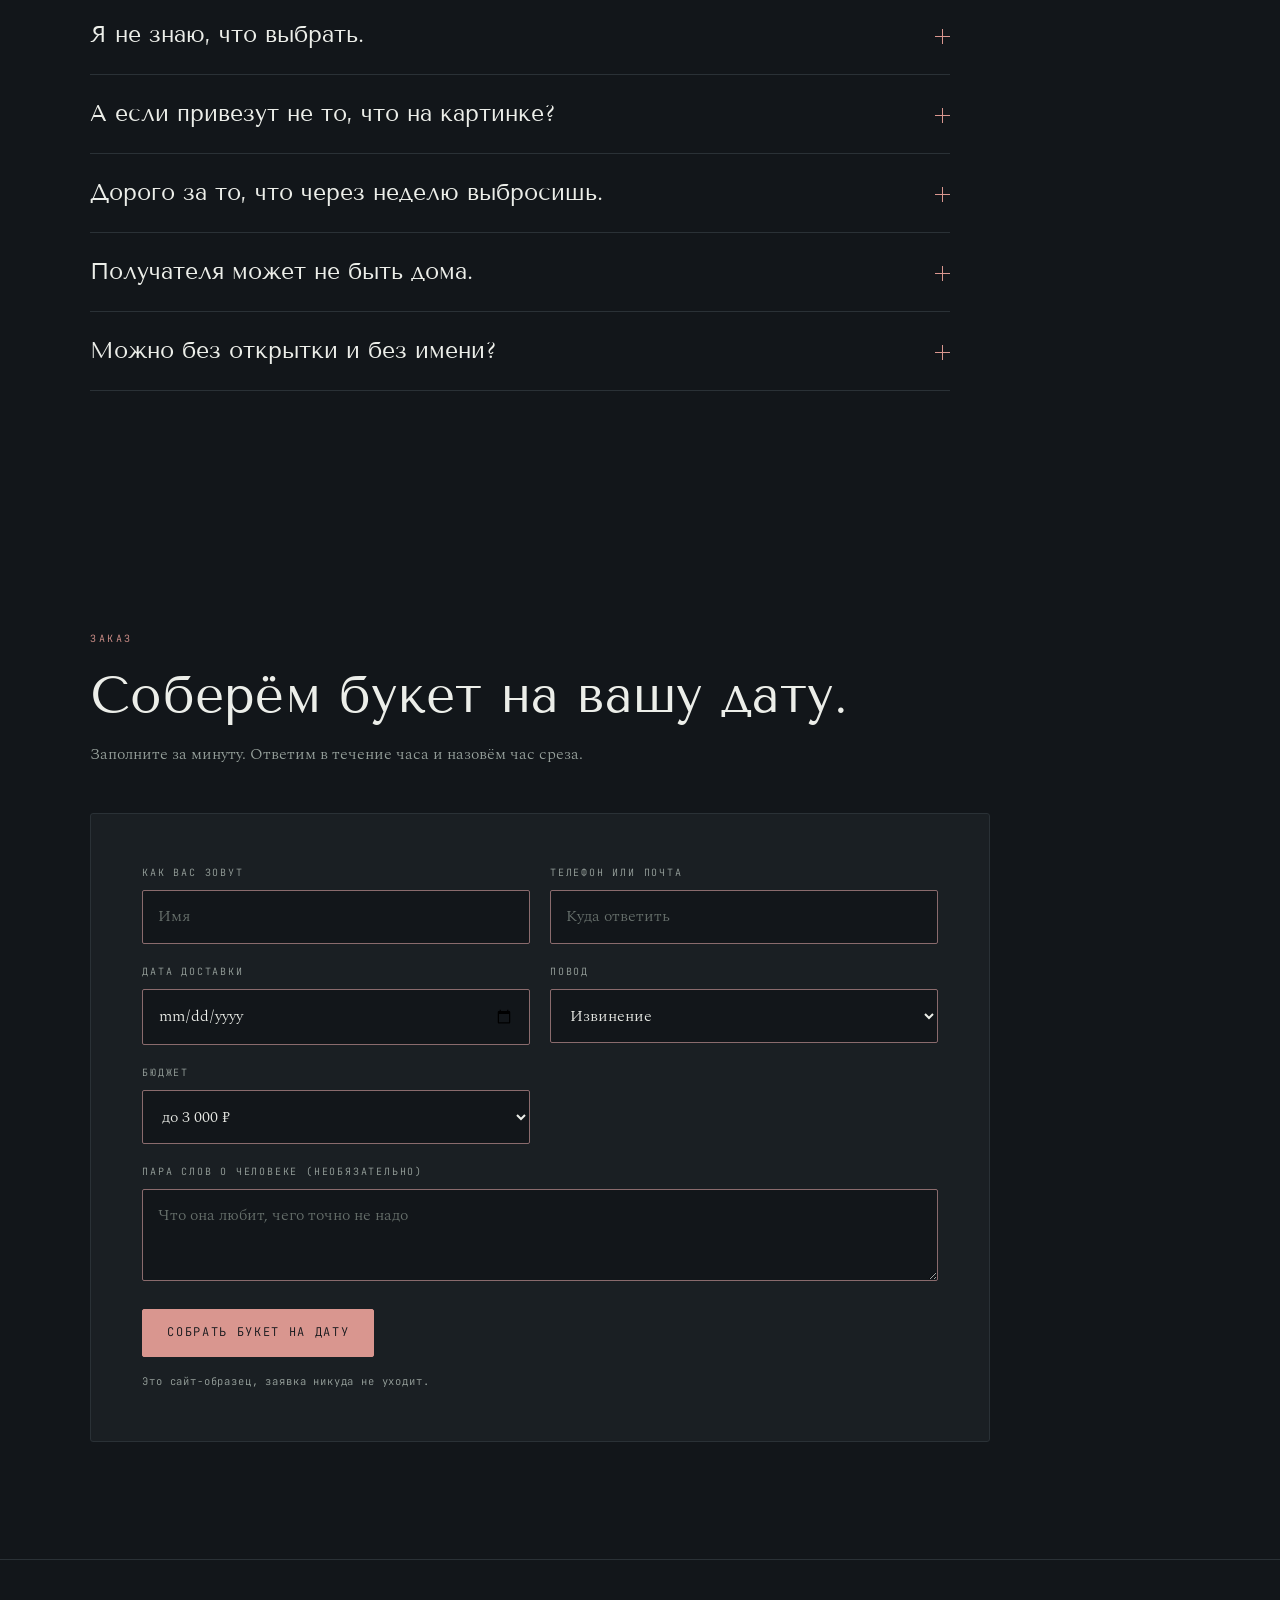
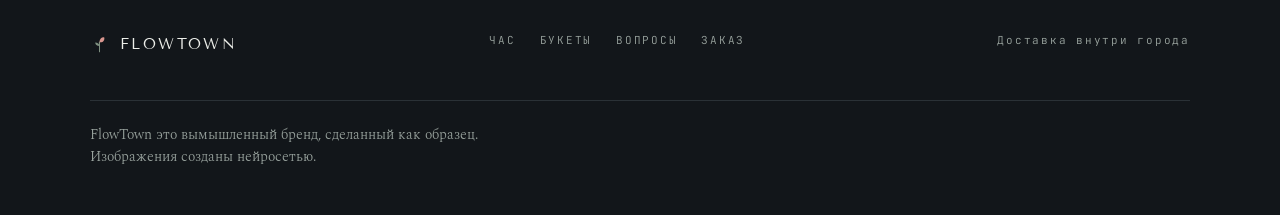
<file: demo/flowtown/index.html>
<!doctype html>
<html lang="ru">
<head>
<meta charset="utf-8">
<meta name="viewport" content="width=device-width, initial-scale=1">
<title>FlowTown. Букеты, у которых есть точное время</title>
<meta name="description" content="Срез утром, фото собранного букета до отправки, доставка в окно в пятнадцать минут. Соберём букет на вашу дату.">
<meta name="theme-color" content="#12161A">
<link rel="icon" href="data:image/svg+xml,%3Csvg xmlns='http://www.w3.org/2000/svg' viewBox='0 0 24 24'%3E%3Crect width='24' height='24' fill='%2312161A'/%3E%3Cpath d='M12 21V9' stroke='%237E8F80' stroke-width='1.3' stroke-linecap='round'/%3E%3Cpath d='M12 9c0-4 3-6.6 6-6 .8 3.4-1.4 6.8-6 6z' fill='%23D9968F'/%3E%3Cpath d='M12 14c-3.4 0-5.4-1.8-5.4-4.4 2.9 0 5.4 1.9 5.4 4.4z' fill='%237E8F80'/%3E%3C/svg%3E">

<!-- DEPLOY STEP: заменить оба адреса ниже на живой адрес сайта после публикации -->
<meta property="og:type" content="website">
<meta property="og:title" content="FlowTown. Букеты, у которых есть точное время">
<meta property="og:description" content="Срез утром, фото собранного букета до отправки, доставка в окно в пятнадцать минут.">
<meta property="og:url" content="https://example.invalid/">
<meta property="og:image" content="https://example.invalid/assets/hero-ending.jpg">

<link rel="preconnect" href="https://fonts.googleapis.com">
<link rel="preconnect" href="https://fonts.gstatic.com" crossorigin>
<link rel="stylesheet" href="https://fonts.googleapis.com/css2?family=Tenor+Sans&family=Spectral:wght@300;400&family=JetBrains+Mono:wght@400&display=swap">

<style>
/* ============================================================
   FlowTown. Токены
   ============================================================ */
:root{
  --canvas:#12161A;
  --panel:#1A1F23;
  --panel-2:#212729;
  --accent:#D9968F;
  --accent-hover:#E7ADA6;
  --accent-muted:#5C4143;
  --stem:#7E8F80;
  --text-primary:#ECEEE9;
  --text-secondary:#9AA49F;
  --line:#2A3136;
  --line-strong:#8A6B6D;

  --display:'Tenor Sans',Georgia,serif;
  --body:'Spectral',Georgia,serif;
  --mono:'JetBrains Mono',ui-monospace,monospace;

  --ease:cubic-bezier(.22,.61,.36,1);
  --ease-soft:cubic-bezier(.4,0,.2,1);

  --tshadow:0 1px 2px rgba(4,6,9,.95),0 3px 12px rgba(4,6,9,.78),0 10px 44px rgba(4,6,9,.8);

  --gutter:clamp(20px,5vw,64px);
  --wrap:1100px;
}

*,*::before,*::after{box-sizing:border-box}
html,body{overflow-x:hidden;overflow-x:clip}
html{scroll-behavior:smooth}
body{
  margin:0;
  background:var(--canvas);
  color:var(--text-primary);
  font-family:var(--body);
  font-weight:300;
  font-size:clamp(16px,1.05vw,18px);
  line-height:1.62;
  -webkit-font-smoothing:antialiased;
  opacity:0;
  transition:opacity .9s var(--ease-soft);
}
body.lit{opacity:1}

h1,h2,h3{font-family:var(--display);font-weight:400;line-height:1.08;margin:0;letter-spacing:.005em}
p{margin:0}
a{color:inherit}
img{max-width:100%;display:block}
button{font:inherit;color:inherit}

.sr{position:absolute;width:1px;height:1px;padding:0;margin:-1px;overflow:hidden;clip:rect(0 0 0 0);white-space:nowrap;border:0}

.skip{position:absolute;left:-9999px;top:0;z-index:200;background:var(--accent);color:#12161A;padding:12px 18px;border-radius:0 0 6px 0;font-family:var(--mono);font-size:13px}
.skip:focus{left:0}

:focus-visible{outline:2px solid var(--accent);outline-offset:3px;border-radius:2px}

/* ============================================================
   Неподвижный фоновый слой. Одна среда на всю страницу.
   ============================================================ */
.env{position:fixed;inset:0;z-index:0;pointer-events:none;overflow:hidden}
.env::before{
  content:"";position:absolute;inset:-20%;
  background:
    radial-gradient(ellipse 60% 50% at 72% 18%,rgba(217,150,143,.055),transparent 62%),
    radial-gradient(ellipse 70% 60% at 18% 78%,rgba(126,143,128,.05),transparent 66%);
  animation:envdrift 96s var(--ease-soft) -22s infinite alternate;
}
@keyframes envdrift{
  from{transform:translate3d(-2.2%,-1.4%,0) scale(1.02)}
  to{transform:translate3d(2.2%,1.8%,0) scale(1.07)}
}
.env canvas{position:absolute;inset:0;width:100%;height:100%;opacity:.5}

/* ============================================================
   Фирменный элемент: шкала часов. Прокрутка страницы = день.
   ============================================================ */
.rail{
  position:fixed;left:24px;top:16vh;bottom:16vh;width:70px;z-index:40;
  pointer-events:none;display:none;
  font-family:var(--mono);font-size:9px;letter-spacing:.14em;color:var(--text-secondary);
}
@media (min-width:1320px) and (min-height:680px){.rail{display:block}}
.rail-line{position:absolute;left:34px;top:0;bottom:0;width:1px;background:var(--line)}
.rail-fill{position:absolute;left:0;top:0;width:1px;height:0;background:linear-gradient(180deg,rgba(126,143,128,.5),var(--accent));will-change:height}
.rail-tick{position:absolute;left:29px;width:11px;height:1px;background:var(--line)}
/* числа делений слева от линии, бегущее время справа: они больше не встречаются */
.rail-tick span{position:absolute;right:100%;margin-right:7px;top:-6px;white-space:nowrap;opacity:.5}
.rail-dot{position:absolute;left:31px;top:0;width:7px;height:7px;border-radius:50%;background:var(--accent);box-shadow:0 0 0 3px rgba(217,150,143,.16);transform:translateY(-50%)}
.rail-now{position:absolute;left:47px;top:0;transform:translateY(-50%) rotate(180deg);writing-mode:vertical-rl;color:var(--text-primary);font-size:10px;letter-spacing:.2em}

/* ============================================================
   Шапка
   ============================================================ */
.nav{
  position:fixed;top:0;left:0;right:0;z-index:60;
  display:flex;align-items:center;justify-content:space-between;gap:20px;
  padding:16px var(--gutter);
  transition:background .5s var(--ease-soft),backdrop-filter .5s var(--ease-soft),border-color .5s var(--ease-soft);
  border-bottom:1px solid transparent;
}
.nav.solid{background:rgba(18,22,26,.82);backdrop-filter:blur(14px);border-bottom-color:var(--line)}
.brand{display:flex;align-items:center;gap:11px;text-decoration:none;letter-spacing:.16em;font-family:var(--display);font-size:15px;text-transform:uppercase}
.brand svg{width:19px;height:19px;flex:none;overflow:visible}
.brand .stem{stroke:var(--stem);stroke-width:1.3;fill:none;stroke-linecap:round}
.brand .petal{fill:var(--accent)}
.brand .leaf{fill:var(--stem)}
.nav-links{display:flex;align-items:baseline;gap:26px;font-family:var(--mono);font-size:11px;letter-spacing:.16em;text-transform:uppercase}
.nav-links a{text-decoration:none;color:var(--text-secondary);transition:color .35s var(--ease)}
.nav-links a:hover{color:var(--text-primary)}
@media (max-width:860px){.nav-links{display:none}}

.btn{
  display:inline-block;text-decoration:none;cursor:pointer;
  font-family:var(--mono);font-size:12px;letter-spacing:.14em;text-transform:uppercase;
  padding:13px 24px;border-radius:2px;border:1px solid var(--accent);
  background:var(--accent);color:#12161A;
  transition:background .4s var(--ease),border-color .4s var(--ease),transform .4s var(--ease),box-shadow .4s var(--ease);
}
.btn:hover{background:var(--accent-hover);border-color:var(--accent-hover);transform:translateY(-2px);box-shadow:0 10px 30px rgba(217,150,143,.16)}
.btn.ghost{background:transparent;color:var(--text-primary);border-color:var(--line-strong)}
.btn.ghost:hover{background:rgba(217,150,143,.09);border-color:var(--accent);color:var(--text-primary);box-shadow:none}
@media (pointer:coarse){.btn{min-height:44px;display:inline-flex;align-items:center;justify-content:center}}

/* ============================================================
   Герой
   ============================================================ */
.hero{position:relative;height:520vh;z-index:1}
.stage{position:sticky;top:0;height:100vh;overflow:hidden;background:var(--canvas)}
.poster{position:absolute;inset:0;background-size:cover;background-position:52% 50%;background-repeat:no-repeat;transition:opacity 1s var(--ease-soft)}
.stage video{
  position:absolute;inset:0;width:100%;height:100%;object-fit:cover;object-position:52% 50%;
  opacity:0;transition:opacity .8s var(--ease-soft);transform:translateZ(0);will-change:transform;
}
.stage.video-ready video{opacity:1}
.stage.video-ready .poster{opacity:0}
.stage.video-failed video{display:none}

.scrim{position:absolute;inset:0;pointer-events:none;background:radial-gradient(ellipse 120% 90% at 58% 45%,rgba(8,10,14,0) 34%,rgba(8,10,14,.64) 100%)}
.vignette{position:absolute;inset:0;pointer-events:none;background:linear-gradient(180deg,rgba(8,10,14,.5) 0%,rgba(8,10,14,0) 22%,rgba(8,10,14,0) 68%,rgba(8,10,14,.55) 100%)}

.ring{position:absolute;left:50%;bottom:46px;transform:translateX(-50%);width:34px;height:34px;color:var(--accent);opacity:.75;z-index:6}
.ring circle{transition:stroke-dashoffset .18s linear}
.stage.video-ready .ring,.stage.video-failed .ring{display:none}

.cue{
  position:absolute;left:50%;bottom:40px;transform:translateX(-50%);z-index:6;
  font-family:var(--mono);font-size:10px;letter-spacing:.24em;text-transform:uppercase;color:var(--text-secondary);
  display:flex;flex-direction:column;align-items:center;gap:9px;
}
.cue i{display:block;width:1px;height:34px;background:linear-gradient(180deg,var(--accent),transparent);animation:cuepulse 3.4s var(--ease-soft) -1.1s infinite}
@keyframes cuepulse{0%,100%{opacity:.25;transform:scaleY(.6)}50%{opacity:.9;transform:scaleY(1)}}

/* Полосы текста над видео */
.band{
  position:absolute;inset:0;z-index:5;
  display:flex;flex-direction:column;justify-content:center;
  padding:0 var(--gutter);
  opacity:0;visibility:hidden;pointer-events:none;
  text-shadow:var(--tshadow);
}
.band::before{
  content:"";position:absolute;inset:-6%;pointer-events:none;z-index:-1;
  opacity:calc(.25 + .75*var(--k,1));
}
.band-1::before{background:radial-gradient(ellipse 66% 72% at 30% 50%,rgba(4,6,10,.74) 0%,rgba(4,6,10,.56) 46%,rgba(4,6,10,0) 76%)}
.band-2::before{background:radial-gradient(ellipse 66% 72% at 30% 50%,rgba(4,6,10,.72) 0%,rgba(4,6,10,.54) 46%,rgba(4,6,10,0) 76%)}
.band-3::before{background:radial-gradient(ellipse 70% 76% at 30% 50%,rgba(4,6,10,.72) 0%,rgba(4,6,10,.50) 46%,rgba(4,6,10,0) 76%)}
.band .col{max-width:52%}
@media (max-width:1024px){.band .col{max-width:72%}}
/* Шкала часов занимает левый край, поэтому там, где она видна, текст героя отходит от неё.
   Это правило обязано стоять ПОСЛЕ сокращённого padding выше, иначе он его перекроет. */
@media (min-width:1320px) and (min-height:680px){.band{padding-left:120px}}
.band .btn{text-shadow:none}

.band h1,.band h2{font-size:clamp(34px,5.4vw,78px);line-height:1.02}
.band .lede{margin-top:22px;color:var(--text-primary);font-size:clamp(15px,1.35vw,20px);max-width:38ch;opacity:.92}
.band .kicker{font-family:var(--mono);font-size:10px;letter-spacing:.26em;text-transform:uppercase;color:var(--accent);margin-bottom:18px;display:block}

/* Разбитый текст: слова и символы */
.w{display:inline-block;white-space:pre}
.c{display:inline-block;white-space:pre}

/* (f) Падение слов сверху. Эхо спуска камеры. */
[data-entrance="drift"] .w{
  --kc:clamp(0,(var(--k,0) - var(--th,0))*2.8,1);
  opacity:var(--kc);
  transform:translateY(calc((1 - var(--kc)) * -26px));
}
/* (a) Посимвольный разлёт. Эхо пыльцы в луче. */
[data-entrance="scatter"] .c{
  --kc:clamp(0,(var(--k,0) - var(--th,0))*2.6,1);
  opacity:var(--kc);
  transform:translate(calc((1 - var(--kc))*var(--jx,0px)),calc((1 - var(--kc))*var(--jy,0px))) rotate(calc((1 - var(--kc))*var(--jr,0deg)));
}
/* (e) Пословный подъём в тройную посадку. Эхо прихода в покой. */
[data-entrance="rise"] .w{
  --kc:clamp(0,(var(--k,0) - var(--th,0))*3,1);
  opacity:var(--kc);
  transform:translateY(calc((1 - var(--kc)) * 30px));
}
[data-entrance="rise"] .stage-2{--ks:clamp(0,(var(--k,0) - .60)*4,1);opacity:var(--ks);transform:translateY(calc((1 - var(--ks)) * 16px))}
[data-entrance="rise"] .stage-3{--kb:clamp(0,(var(--k,0) - .76)*5,1);opacity:var(--kb);transform:translateY(calc((1 - var(--kb)) * 14px))}

.band .cta-row{margin-top:34px;display:flex;flex-wrap:wrap;gap:14px;align-items:center}
.band .cta-note{font-family:var(--mono);font-size:10px;letter-spacing:.16em;text-transform:uppercase;color:var(--text-secondary)}

/* Статичный герой: для телефонов и режима пониженной анимации */
.static-hero{display:none;position:relative;min-height:100svh;align-items:flex-end;overflow:hidden;background:var(--canvas)}
.static-hero .shot{position:absolute;inset:0;background-size:cover;background-position:64% 50%}
.static-hero .shade{position:absolute;inset:0;background:linear-gradient(180deg,rgba(8,10,14,.72) 0%,rgba(8,10,14,.28) 34%,rgba(8,10,14,.86) 100%)}
.static-hero .inner{position:relative;padding:0 var(--gutter) clamp(56px,11vh,110px);width:100%}
.static-hero h1{font-size:clamp(38px,10vw,62px);text-shadow:var(--tshadow);max-width:14ch}
.static-hero .lede{margin-top:20px;color:var(--text-primary);opacity:.93;max-width:34ch;text-shadow:var(--tshadow)}
.static-hero .btn{margin-top:30px}
.static-hero .kicker{font-family:var(--mono);font-size:10px;letter-spacing:.26em;text-transform:uppercase;color:var(--accent);margin-bottom:16px;display:block;text-shadow:var(--tshadow)}

/* ============================================================
   Общая раскладка секций
   ============================================================ */
main{position:relative;z-index:1}
.sec{position:relative;padding:clamp(90px,13vh,150px) var(--gutter)}
.wrap{max-width:var(--wrap);margin:0 auto}
.kicker{font-family:var(--mono);font-size:10px;letter-spacing:.26em;text-transform:uppercase;color:var(--accent)}
.h2{font-size:clamp(28px,4vw,54px);margin-top:18px}
.lede{color:var(--text-secondary)}

/* Разделитель: линия, которая выращивает лепесток на середине */
.divider{display:block;width:100%;height:26px;overflow:visible}
.divider line{stroke:var(--line);stroke-width:1}
.divider .draw{stroke:var(--accent-muted);stroke-width:1;stroke-dasharray:1;stroke-dashoffset:1;transition:stroke-dashoffset 1.6s var(--ease)}
.divider.in .draw{stroke-dashoffset:0}
.divider .bud{fill:var(--accent);opacity:0;transform-origin:center;transition:opacity .8s var(--ease) .9s,transform .8s var(--ease) .9s;transform:scale(.3)}
.divider.in .bud{opacity:.85;transform:scale(1)}

/* Хореография входа */
.reveal .part{opacity:0;transform:translateY(22px);transition:opacity .85s var(--ease),transform .85s var(--ease);transition-delay:calc(var(--i,0) * 95ms)}
.reveal.in .part{opacity:1;transform:none}
.reveal.done .part{transition-delay:0s}

/* ============================================================
   Секция: Час
   ============================================================ */
.sec-hour .grid{display:grid;grid-template-columns:minmax(0,.86fr) minmax(0,1.14fr);gap:clamp(30px,6vw,86px);align-items:start}
@media (max-width:860px){.sec-hour .grid{grid-template-columns:1fr}}
.bignum{position:relative;font-family:var(--display);font-size:clamp(96px,18vw,220px);line-height:.82;color:var(--text-primary);letter-spacing:-.02em}
.bignum::after{
  content:"";position:absolute;left:-14%;top:-8%;width:128%;height:118%;z-index:-1;border-radius:50%;
  background:radial-gradient(circle,rgba(217,150,143,.15),transparent 66%);
  animation:hourglow 9s var(--ease-soft) -3s infinite alternate;
}
@keyframes hourglow{from{opacity:.35;transform:scale(.9)}to{opacity:.9;transform:scale(1.08)}}
.bignum small{display:block;font-family:var(--mono);font-size:11px;letter-spacing:.24em;text-transform:uppercase;color:var(--text-secondary);margin-top:22px;line-height:1.6}
.sec-hour p{margin-top:24px;font-size:clamp(17px,1.5vw,22px);line-height:1.6;max-width:46ch}
.sec-hour .h2{max-width:16ch}

/* ============================================================
   Секция: Шкала часов. Единственный интерактивный момент.
   ============================================================ */
.sec-scale{background:linear-gradient(180deg,transparent,rgba(26,31,35,.55) 16%,rgba(26,31,35,.55) 84%,transparent)}
.scale-head{display:flex;flex-wrap:wrap;gap:26px;justify-content:space-between;align-items:flex-end}
.scale-head .h2{max-width:14ch}
.hold-box{display:flex;flex-direction:column;align-items:flex-start;gap:12px}
.hold{
  position:relative;overflow:hidden;
  border:1px solid var(--line-strong);background:transparent;color:var(--text-primary);
  font-family:var(--mono);font-size:12px;letter-spacing:.16em;text-transform:uppercase;
  padding:15px 30px;border-radius:2px;cursor:pointer;user-select:none;-webkit-user-select:none;touch-action:none;
  transition:border-color .4s var(--ease),color .4s var(--ease);
}
.hold span{position:relative;z-index:2}
.hold::before{
  content:"";position:absolute;left:0;top:0;bottom:0;width:100%;z-index:1;
  background:var(--accent);transform-origin:left center;
  transform:scaleX(var(--hold,0));transition:transform .08s linear;
}
.hold[data-done="1"]{border-color:var(--accent)}
.hold.deep span{color:#12161A}
.hold-note{font-family:var(--mono);font-size:10px;letter-spacing:.16em;text-transform:uppercase;color:var(--text-secondary)}

.steps{margin-top:clamp(44px,7vh,80px);display:grid;grid-template-columns:repeat(4,1fr);gap:0;position:relative}
@media (max-width:860px){.steps{grid-template-columns:1fr}}
.steps::before{content:"";position:absolute;left:0;right:0;top:6px;height:1px;background:var(--line)}
@media (max-width:860px){.steps::before{left:6px;right:auto;top:0;bottom:0;width:1px;height:auto}}
/* линия дня, которая заполняется, пока посетитель держит кнопку */
.steps-fill{position:absolute;left:0;top:6px;height:1px;width:0;z-index:1;background:linear-gradient(90deg,var(--stem),var(--accent))}
@media (max-width:860px){.steps-fill{left:6px;top:0;width:1px;height:0;background:linear-gradient(180deg,var(--stem),var(--accent))}}
/* Содержание читается всегда. Нажатие меняет метку и час, а не открывает текст. */
.step{position:relative;padding:34px 26px 0 0}
@media (max-width:860px){.step{padding:0 0 34px 34px}}
.step .dot{position:absolute;left:0;top:0;width:13px;height:13px;border-radius:50%;background:var(--canvas);border:1px solid var(--line-strong);z-index:2;transition:background .6s var(--ease),border-color .6s var(--ease),box-shadow .6s var(--ease)}
.step.on .dot{background:var(--accent);border-color:var(--accent);box-shadow:0 0 0 5px rgba(217,150,143,.14)}
.step .hh{font-family:var(--mono);font-size:19px;letter-spacing:.06em;color:var(--text-secondary);margin-bottom:10px;transition:color .6s var(--ease)}
.step.on .hh{color:var(--text-primary)}
.step .tt{font-family:var(--display);font-size:20px;margin-bottom:8px}
.step .dd{color:var(--text-secondary);font-size:15.5px;max-width:30ch}
.scale-final{
  margin-top:clamp(40px,6vh,68px);font-family:var(--display);font-size:clamp(22px,3vw,38px);
  opacity:0;transform:translateY(14px);transition:opacity .9s var(--ease),transform .9s var(--ease);
}
.scale-final.on{opacity:1;transform:none}

/* ============================================================
   Секция: Букеты
   ============================================================ */
.sec-picks .head{max-width:44ch}
.sec-picks .lede{margin-top:20px;font-size:clamp(16px,1.3vw,19px)}
.cards{margin-top:clamp(44px,7vh,78px);display:grid;grid-template-columns:repeat(3,1fr);gap:clamp(14px,2vw,24px)}
@media (max-width:860px){.cards{grid-template-columns:1fr}}
.card{
  position:relative;background:var(--panel);border:1px solid var(--line);border-radius:3px;
  padding:clamp(26px,3vw,38px);display:flex;flex-direction:column;gap:14px;overflow:hidden;
  transition:border-color .5s var(--ease),background .5s var(--ease),transform .5s var(--ease);
}
.card:hover{border-color:var(--line-strong);background:var(--panel-2);transform:translateY(-4px)}
.card .mark{width:56px;height:56px;overflow:visible}
.card .mark .s{stroke:var(--stem);stroke-width:1.2;fill:none;stroke-linecap:round}
.card .mark .p{fill:var(--accent);opacity:.9;transform-origin:28px 30px;animation:markturn 14s var(--ease-soft) -4s infinite alternate}
@keyframes markturn{from{transform:rotate(-3.5deg)}to{transform:rotate(3.5deg)}}
.card h3{font-size:26px;margin-top:6px}
.card .why{color:var(--text-secondary);font-size:15.5px;flex:1}
.card .price{font-family:var(--mono);font-size:13px;letter-spacing:.1em;color:var(--accent);padding-top:14px;border-top:1px solid var(--line)}
.picks-note{margin-top:26px;font-family:var(--mono);font-size:11px;letter-spacing:.1em;color:var(--text-secondary)}

/* ============================================================
   Секция: Фото до отправки
   ============================================================ */
.sec-proof .split{display:grid;grid-template-columns:minmax(0,1.05fr) minmax(0,.95fr);gap:clamp(28px,5vw,72px);align-items:center}
@media (max-width:900px){.sec-proof .split{grid-template-columns:1fr}}
.shotframe{position:relative;border-radius:3px;overflow:hidden;border:1px solid var(--line);aspect-ratio:16/11;background:var(--panel)}
.shotframe .img{position:absolute;inset:0;background-size:cover;background-position:62% 50%;animation:slowdrift 44s var(--ease-soft) -12s infinite alternate;will-change:transform}
@keyframes slowdrift{from{transform:scale(1.02)}to{transform:scale(1.09)}}
.shotframe .tag{
  position:absolute;left:14px;bottom:14px;z-index:2;
  background:rgba(8,10,15,.55);border:1px solid rgba(138,107,109,.34);border-radius:10px;backdrop-filter:blur(10px);
  font-family:var(--mono);font-size:10px;letter-spacing:.16em;text-transform:uppercase;color:var(--text-primary);
  padding:8px 12px;text-shadow:0 1px 3px rgba(4,6,10,.85);
}
.sec-proof p{margin-top:22px;font-size:clamp(16px,1.3vw,19px);max-width:44ch}
.promises{margin-top:34px;list-style:none;padding:0;display:flex;flex-direction:column;gap:0}
.promises li{display:flex;gap:16px;align-items:baseline;padding:15px 0;border-top:1px solid var(--line);font-size:16px}
.promises li:last-child{border-bottom:1px solid var(--line)}
.promises b{font-family:var(--mono);font-size:10px;letter-spacing:.16em;color:var(--accent);font-weight:400;flex:none;width:22px}

/* ============================================================
   Секция: Вопросы
   ============================================================ */
/* Левый край страницы держится одинаковым во всех секциях, поэтому колонка
   остаётся общей, а сужается только сам список вопросов. */
.faq{margin-top:clamp(38px,6vh,64px);border-top:1px solid var(--line);max-width:860px}
.qa{border-bottom:1px solid var(--line)}
.qa button{
  width:100%;background:none;border:0;cursor:pointer;text-align:left;
  display:flex;gap:20px;align-items:flex-start;justify-content:space-between;
  padding:24px 0;font-family:var(--display);font-size:clamp(18px,2vw,23px);line-height:1.3;
  transition:color .4s var(--ease);
}
.qa button:hover{color:var(--accent)}
.qa .ic{flex:none;width:15px;height:15px;margin-top:9px;position:relative}
.qa .ic::before,.qa .ic::after{content:"";position:absolute;background:var(--accent);transition:transform .5s var(--ease),opacity .5s var(--ease)}
.qa .ic::before{left:0;top:7px;width:15px;height:1px}
.qa .ic::after{left:7px;top:0;width:1px;height:15px}
.qa[data-open="1"] .ic::after{transform:scaleY(0);opacity:0}
.qa .ans{display:grid;grid-template-rows:0fr;transition:grid-template-rows .55s var(--ease)}
.qa[data-open="1"] .ans{grid-template-rows:1fr}
.qa .ans>div{overflow:hidden}
.qa .ans p{color:var(--text-secondary);padding-bottom:26px;max-width:58ch;font-size:16.5px}

/* ============================================================
   Секция: Заказ
   ============================================================ */
.sec-order .lede{margin-top:18px}
.order-card{margin-top:clamp(34px,5vh,58px);background:var(--panel);border:1px solid var(--line);border-radius:3px;padding:clamp(26px,4vw,52px);max-width:900px}
.fields{display:grid;grid-template-columns:1fr 1fr;gap:20px}
@media (max-width:700px){.fields{grid-template-columns:1fr}}
.field{display:flex;flex-direction:column;gap:9px}
.field.wide{grid-column:1/-1}
.field label{font-family:var(--mono);font-size:10px;letter-spacing:.18em;text-transform:uppercase;color:var(--text-secondary)}
.field input,.field select,.field textarea{
  font:inherit;font-size:16px;color:var(--text-primary);
  background:var(--canvas);border:1px solid var(--line-strong);border-radius:2px;
  padding:13px 15px;width:100%;
  transition:border-color .35s var(--ease),background .35s var(--ease);
}
.field textarea{resize:vertical;min-height:92px}
.field input:focus,.field select:focus,.field textarea:focus{border-color:var(--accent);background:#0F1317;outline:none}
.field input::placeholder,.field textarea::placeholder{color:#68716D}
.order-card .btn{margin-top:28px;position:relative}
.order-card .btn::after{
  content:"";position:absolute;inset:-1px;border-radius:2px;pointer-events:none;
  box-shadow:0 0 26px rgba(217,150,143,.5);opacity:0;
  animation:ctaglow 6s var(--ease-soft) -2s infinite;
}
@keyframes ctaglow{0%,100%{opacity:0}50%{opacity:.55}}
.form-note{margin-top:16px;font-family:var(--mono);font-size:10.5px;letter-spacing:.08em;color:var(--text-secondary)}
.thanks{display:none;text-align:left}
.thanks.on{display:block}
.thanks .h3{font-family:var(--display);font-size:clamp(22px,3vw,32px);margin-bottom:14px}
.thanks p{color:var(--text-secondary)}
form.gone{display:none}

/* ============================================================
   Подвал
   ============================================================ */
footer{position:relative;z-index:1;padding:clamp(56px,8vh,88px) var(--gutter) 46px;border-top:1px solid var(--line)}
.foot{max-width:var(--wrap);margin:0 auto;display:flex;flex-wrap:wrap;gap:30px;justify-content:space-between;align-items:flex-start}
.foot-links{display:flex;gap:24px;font-family:var(--mono);font-size:11px;letter-spacing:.16em;text-transform:uppercase}
.foot-links a{color:var(--text-secondary);text-decoration:none;transition:color .35s var(--ease)}
.foot-links a:hover{color:var(--text-primary)}
.foot .city{font-family:var(--mono);font-size:11px;letter-spacing:.16em;color:var(--text-secondary)}
.disclosure{max-width:var(--wrap);margin:44px auto 0;padding-top:24px;border-top:1px solid var(--line)}
.disclosure p{color:var(--text-secondary);font-size:13.5px;max-width:64ch}

/* ============================================================
   Пять условий статичного героя. Строки обязаны совпадать с JS.
   ============================================================ */
@media (max-width:720px),
       (orientation:portrait) and (max-width:1024px),
       (orientation:portrait) and (pointer:coarse),
       (orientation:landscape) and (pointer:coarse) and (max-height:560px),
       (prefers-reduced-motion:reduce){
  .hero{height:auto}
  .stage{display:none}
  .static-hero{display:flex}
  .rail{display:none}
}

/* Низкие экраны, которым просто не хватает высоты */
@media (max-height:560px){.cue,.rail{display:none}}

/* ============================================================
   Пониженная анимация: полное уважение
   ============================================================ */
@media (prefers-reduced-motion:reduce){
  html{scroll-behavior:auto}
  *,*::before,*::after{
    animation-duration:.001ms !important;animation-iteration-count:1 !important;
    transition-duration:.001ms !important;transition-delay:0s !important;
  }
  body{opacity:1}
  .reveal .part{opacity:1;transform:none}
  .divider .draw{stroke-dashoffset:0}
  .divider .bud{opacity:.85;transform:scale(1)}
  .step{opacity:1}
  .step .dot{background:var(--accent);border-color:var(--accent)}
  .scale-final{opacity:1;transform:none}
  .hold{display:none}
  .hold-note{display:none}
  .shotframe .img{transform:scale(1.04)}
  .env::before{transform:none}
}
</style>
</head>
<body>

<a class="skip" href="#main">К содержанию</a>

<div class="env" aria-hidden="true"><canvas id="pollen"></canvas></div>

<div class="rail" aria-hidden="true">
  <div class="rail-line"><div class="rail-fill" id="railFill"></div></div>
  <div class="rail-tick" style="top:0%"><span>05</span></div>
  <div class="rail-tick" style="top:46.15%"><span>11</span></div>
  <div class="rail-tick" style="top:69.23%"><span>14</span></div>
  <div class="rail-tick" style="top:100%"><span>18</span></div>
  <div class="rail-dot" id="railDot"></div>
  <div class="rail-now" id="railNow">05:00</div>
</div>

<nav class="nav" id="nav">
  <a class="brand" href="#main">
    <svg viewBox="0 0 24 24" aria-hidden="true">
      <path class="stem" d="M12 21V9"/>
      <path class="petal" d="M12 9c0-4 3-6.6 6-6 .8 3.4-1.4 6.8-6 6z"/>
      <path class="leaf" d="M12 14c-3.4 0-5.4-1.8-5.4-4.4 2.9 0 5.4 1.9 5.4 4.4z"/>
    </svg>
    FlowTown
  </a>
  <div class="nav-links">
    <a href="#chas">Час</a>
    <a href="#shkala">Шкала</a>
    <a href="#bukety">Букеты</a>
    <a href="#voprosy">Вопросы</a>
  </div>
  <a class="btn" href="#zakaz">Собрать букет</a>
</nav>

<main id="main" tabindex="-1">

  <!-- ============ ГЕРОЙ ============ -->
  <section class="hero" id="hero">
    <div class="stage" id="stage">
      <div class="poster" id="poster"></div>
      <video id="heroVideo" preload="none" muted playsinline aria-hidden="true" tabindex="-1"></video>
      <div class="scrim"></div>
      <div class="vignette"></div>

      <svg class="ring" id="ring" viewBox="0 0 48 48" aria-hidden="true">
        <circle cx="24" cy="24" r="20" fill="none" stroke="currentColor" stroke-width="2.5"
                stroke-dasharray="126" style="stroke-dashoffset:var(--ld,126)" transform="rotate(-90 24 24)"/>
      </svg>

      <div class="band band-1" data-a="0" data-b="0.30" data-first="1" data-entrance="drift">
        <div class="col">
          <span class="kicker">FlowTown</span>
          <h1 data-split="words">Дни здесь не считают. | Только часы.</h1>
        </div>
      </div>

      <div class="band band-2" data-a="0.34" data-b="0.64" data-entrance="scatter" data-spread="0.5">
        <div class="col">
          <h2 data-split="chars">Между срезом и вашей дверью их шесть.</h2>
        </div>
      </div>

      <div class="band band-3" data-a="0.70" data-b="1" data-last="1" data-entrance="rise">
        <div class="col">
          <h2 data-split="words">Букет к вашей минуте.</h2>
          <p class="lede stage-2">Скажем час среза, покажем фото до отправки, привезём в окно в пятнадцать минут.</p>
          <div class="cta-row stage-3">
            <a class="btn" href="#zakaz">Собрать букет на дату</a>
            <span class="cta-note">Ответим за час</span>
          </div>
        </div>
      </div>

      <div class="cue" id="cue" aria-hidden="true"><i></i>Крутите</div>
    </div>

    <!-- Статичный герой: собранный экран, а не извинение за отсутствие видео -->
    <div class="static-hero">
      <div class="shot" id="staticShot"></div>
      <div class="shade"></div>
      <div class="inner">
        <span class="kicker">FlowTown</span>
        <h1>Букет к вашей минуте.</h1>
        <p class="lede">Срез утром, фото до отправки, доставка в окно в пятнадцать минут.</p>
        <a class="btn" href="#zakaz">Собрать букет на дату</a>
      </div>
    </div>
  </section>

  <!-- ============ ЧАС ============ -->
  <section class="sec sec-hour reveal" id="chas">
    <div class="wrap">
      <div class="grid">
        <div class="bignum part" style="--i:0">13<small>часов<br>от поля до двери</small></div>
        <div>
          <span class="kicker part" style="--i:1">Одна мысль</span>
          <h2 class="h2 part" style="--i:2">У букета есть точное время.</h2>
          <p class="part" style="--i:3">Цветок начинает умирать в момент среза. Значит всё, что важно, помещается в часы после него. Мы считаем их вслух и называем вам каждый.</p>
        </div>
      </div>
      <svg class="divider" viewBox="0 0 1000 26" preserveAspectRatio="none" aria-hidden="true" style="margin-top:clamp(28px,4.5vh,52px)">
        <line class="draw" x1="0" y1="13" x2="1000" y2="13" pathLength="1"/>
        <circle class="bud" cx="500" cy="13" r="3.4"/>
      </svg>
    </div>
  </section>

  <!-- ============ ШКАЛА ЧАСОВ ============ -->
  <section class="sec sec-scale reveal" id="shkala">
    <div class="wrap">
      <div class="scale-head">
        <div>
          <span class="kicker part" style="--i:0">Шкала</span>
          <h2 class="h2 part" style="--i:1">Подержите, и день пройдёт.</h2>
        </div>
        <div class="hold-box part" style="--i:2">
          <button class="hold" id="hold" type="button" aria-describedby="holdNote"><span>Пустить день</span></button>
          <span class="hold-note" id="holdNote">Зажмите и не отпускайте</span>
        </div>
      </div>

      <div class="steps" id="steps">
        <div class="steps-fill" id="stepsFill" aria-hidden="true"></div>
        <div class="step" data-at="0.02">
          <i class="dot"></i>
          <div class="hh">05:00</div>
          <div class="tt">Срез</div>
          <p class="dd">Поле, роса, ножницы. Раньше солнца, пока стебель полон воды.</p>
        </div>
        <div class="step" data-at="0.42">
          <i class="dot"></i>
          <div class="hh">11:00</div>
          <div class="tt">Сборка</div>
          <p class="dd">Букет собирают под ваш повод, а не достают готовый с полки.</p>
        </div>
        <div class="step" data-at="0.68">
          <i class="dot"></i>
          <div class="hh">14:00</div>
          <div class="tt">Фото</div>
          <p class="dd">Вы видите свой букет до того, как он поехал. Не нравится, пересоберём.</p>
        </div>
        <div class="step" data-at="0.96">
          <i class="dot"></i>
          <div class="hh">18:00</div>
          <div class="tt">Дверь</div>
          <p class="dd">Окно доставки пятнадцать минут, а не «с двенадцати до восьми».</p>
        </div>
      </div>

      <p class="scale-final" id="scaleFinal">Тринадцать часов. Ни одного дня.</p>
    </div>
  </section>

  <!-- ============ БУКЕТЫ ============ -->
  <section class="sec sec-picks reveal" id="bukety">
    <div class="wrap">
      <div class="head">
        <span class="kicker part" style="--i:0">Выбор</span>
        <h2 class="h2 part" style="--i:1">Не по сорту. По поводу.</h2>
        <p class="lede part" style="--i:2">Сорта назовёт флорист. Ваше дело сказать, зачем цветы.</p>
      </div>

      <div class="cards">
        <article class="card part" style="--i:3">
          <svg class="mark" viewBox="0 0 56 56" aria-hidden="true">
            <path class="s" d="M28 52V26"/>
            <path class="p" d="M28 26c0-9 5-14 12-13 1.6 7-2.6 13-12 13z"/>
            <path class="s" d="M28 38c-7 0-11-3.4-11-9"/>
          </svg>
          <h3>Извинение</h3>
          <p class="why">Спокойный, без крика. Белое, зелень, один тёмный акцент.</p>
          <div class="price">от 4 500 ₽</div>
        </article>

        <article class="card part" style="--i:4">
          <svg class="mark" viewBox="0 0 56 56" aria-hidden="true">
            <path class="s" d="M28 52V22"/>
            <path class="p" d="M28 22c-7 0-11-5-10-12 7-1 11 4 10 12z"/>
            <path class="p" d="M28 22c7 0 11-5 10-12-7-1-11 4-10 12z" opacity=".6"/>
            <path class="s" d="M28 40c7 0 11-3.4 11-9"/>
          </svg>
          <h3>Годовщина</h3>
          <p class="why">Плотный и тёплый. Растёт в объёме с каждым годом.</p>
          <div class="price">от 7 900 ₽</div>
        </article>

        <article class="card part" style="--i:5">
          <svg class="mark" viewBox="0 0 56 56" aria-hidden="true">
            <path class="s" d="M28 52V34"/>
            <circle class="p" cx="28" cy="26" r="6"/>
            <circle class="p" cx="19" cy="31.5" r="4.4" opacity=".7"/>
            <circle class="p" cx="37" cy="31.5" r="4.4" opacity=".7"/>
            <path class="s" d="M28 45c-6 0-9-2.8-9-7.4"/>
          </svg>
          <h3>Просто так</h3>
          <p class="why">Маленький и частый. Тот, что ставят на кухне.</p>
          <div class="price">от 2 400 ₽</div>
        </article>
      </div>

      <p class="picks-note part" style="--i:6">Цена честная и конечная. Доставка внутри города входит.</p>
    </div>
  </section>

  <!-- ============ ФОТО ДО ОТПРАВКИ ============ -->
  <section class="sec sec-proof reveal" id="proverka">
    <div class="wrap">
      <div class="split">
        <div class="shotframe part" style="--i:0">
          <div class="img" id="proofShot"></div>
          <span class="tag">Ваш букет в 14:00</span>
        </div>
        <div>
          <span class="kicker part" style="--i:1">Проверка</span>
          <h2 class="h2 part" style="--i:2">Вы увидите букет раньше, чем его увидит получатель.</h2>
          <p class="part" style="--i:3">В два часа дня приходит фотография собранного букета. Не картинка из каталога, а ваш букет на столе. Если он не тот, мы пересобираем его до отправки, и это не стоит ничего.</p>
          <ul class="promises part" style="--i:4">
            <li><b>01</b><span>Не понравилось фото, пересоберём</span></li>
            <li><b>02</b><span>Не раскрылось за три дня, заменим</span></li>
            <li><b>03</b><span>Опоздали в окно, вернём деньги за доставку</span></li>
          </ul>
        </div>
      </div>
    </div>
  </section>

  <!-- ============ ВОПРОСЫ ============ -->
  <section class="sec sec-faq reveal" id="voprosy">
    <div class="wrap">
      <span class="kicker part" style="--i:0">Вопросы</span>
      <h2 class="h2 part" style="--i:1">То, о чём спрашивают до заказа.</h2>

      <div class="faq part" style="--i:2">
        <div class="qa" data-open="0">
          <button type="button" aria-expanded="false">Я не знаю, что выбрать.<i class="ic" aria-hidden="true"></i></button>
          <div class="ans"><div><p>Это нормально, и это самая частая причина отложить заказ. Выберите повод, остальное соберёт флорист. Если сомневаетесь, напишите в заказе одну строчку про человека, этого хватает.</p></div></div>
        </div>
        <div class="qa" data-open="0">
          <button type="button" aria-expanded="false">А если привезут не то, что на картинке?<i class="ic" aria-hidden="true"></i></button>
          <div class="ans"><div><p>Каталожной картинки, под которую надо подгонять, у нас нет. В два часа дня вы получаете фото своего букета и решаете сами.</p></div></div>
        </div>
        <div class="qa" data-open="0">
          <button type="button" aria-expanded="false">Дорого за то, что через неделю выбросишь.<i class="ic" aria-hidden="true"></i></button>
          <div class="ans"><div><p>Согласны, если букет стоит неделю. Срез утренний, поэтому стоит дольше. Если не простоял три дня, заменяем.</p></div></div>
        </div>
        <div class="qa" data-open="0">
          <button type="button" aria-expanded="false">Получателя может не быть дома.<i class="ic" aria-hidden="true"></i></button>
          <div class="ans"><div><p>Курьер звонит за двадцать минут. Если не открыли, букет ждёт в холодном боксе и едет второй раз в тот же день.</p></div></div>
        </div>
        <div class="qa" data-open="0">
          <button type="button" aria-expanded="false">Можно без открытки и без имени?<i class="ic" aria-hidden="true"></i></button>
          <div class="ans"><div><p>Можно. В заказе есть строка про анонимность, курьер не называет отправителя.</p></div></div>
        </div>
      </div>
    </div>
  </section>

  <!-- ============ ЗАКАЗ ============ -->
  <section class="sec sec-order reveal" id="zakaz">
    <div class="wrap">
      <span class="kicker part" style="--i:0">Заказ</span>
      <h2 class="h2 part" style="--i:1">Соберём букет на вашу дату.</h2>
      <p class="lede part" style="--i:2">Заполните за минуту. Ответим в течение часа и назовём час среза.</p>

      <div class="order-card part" style="--i:3">
        <form id="orderForm" novalidate>
          <div class="fields">
            <div class="field">
              <label for="f-name">Как вас зовут</label>
              <input id="f-name" name="name" type="text" autocomplete="name" placeholder="Имя" required>
            </div>
            <div class="field">
              <label for="f-contact">Телефон или почта</label>
              <input id="f-contact" name="contact" type="text" autocomplete="tel" placeholder="Куда ответить" required>
            </div>
            <div class="field">
              <label for="f-date">Дата доставки</label>
              <input id="f-date" name="date" type="date" required>
            </div>
            <div class="field">
              <label for="f-occasion">Повод</label>
              <select id="f-occasion" name="occasion">
                <option>Извинение</option>
                <option>Годовщина</option>
                <option>Просто так</option>
                <option>Другое</option>
              </select>
            </div>
            <div class="field">
              <label for="f-budget">Бюджет</label>
              <select id="f-budget" name="budget">
                <option>до 3 000 ₽</option>
                <option>3 000 до 8 000 ₽</option>
                <option>больше 8 000 ₽</option>
              </select>
            </div>
            <div class="field wide">
              <label for="f-about">Пара слов о человеке (необязательно)</label>
              <textarea id="f-about" name="about" placeholder="Что она любит, чего точно не надо"></textarea>
            </div>
          </div>
          <button class="btn" type="submit">Собрать букет на дату</button>
          <p class="form-note">Это сайт-образец, заявка никуда не уходит.</p>
        </form>

        <div class="thanks" id="thanks" role="status">
          <div class="h3">Приняли.</div>
          <p>Ответим в течение часа и назовём час среза.</p>
        </div>
      </div>
    </div>
  </section>

</main>

<footer>
  <div class="foot">
    <a class="brand" href="#main">
      <svg viewBox="0 0 24 24" aria-hidden="true">
        <path class="stem" d="M12 21V9"/>
        <path class="petal" d="M12 9c0-4 3-6.6 6-6 .8 3.4-1.4 6.8-6 6z"/>
        <path class="leaf" d="M12 14c-3.4 0-5.4-1.8-5.4-4.4 2.9 0 5.4 1.9 5.4 4.4z"/>
      </svg>
      FlowTown
    </a>
    <div class="foot-links">
      <a href="#chas">Час</a>
      <a href="#bukety">Букеты</a>
      <a href="#voprosy">Вопросы</a>
      <a href="#zakaz">Заказ</a>
    </div>
    <span class="city">Доставка внутри города</span>
  </div>
  <div class="disclosure"><p>FlowTown это вымышленный бренд, сделанный как образец. Изображения созданы нейросетью.</p></div>
</footer>

<script>
(function(){
'use strict';

/* ============================================================
   Общие мелочи
   ============================================================ */
var clamp = function(v,lo,hi){ return Math.min(hi, Math.max(lo, v)); };
var smoothstep = function(p,e0,e1){
  var t = clamp((p - e0) / (e1 - e0), 0, 1);
  return t * t * (3 - 2 * t);
};
function rng(seed){
  var s = seed >>> 0;
  return function(){ s = (s * 1664525 + 1013904223) >>> 0; return s / 4294967296; };
}

var reduceQ = matchMedia('(prefers-reduced-motion: reduce)');

requestAnimationFrame(function(){ document.body.classList.add('lit'); });

/* ============================================================
   Разбивка текста на слова и символы (один раз на загрузке)
   ============================================================ */
function splitText(el, mode, spread){
  var text = el.textContent.trim();
  var r = rng(text.length * 7919 + mode.length * 31 + 12345);
  el.textContent = '';

  // для чтения с экрана вертикальная черта это просто пробел
  var sr = document.createElement('span');
  sr.className = 'sr';
  sr.textContent = text.replace(/\s*\|\s*/g, ' ');
  el.appendChild(sr);

  var vis = document.createElement('span');
  vis.setAttribute('aria-hidden','true');

  var words = text.split(' ');
  var totalChars = text.replace(/ /g,'').length;
  var ci = 0;

  words.forEach(function(word, wi){
    if (word === '|'){ vis.appendChild(document.createElement('br')); return; }  // задуманный перенос строки
    var w = document.createElement('span');
    w.className = 'w';
    if (mode === 'words'){
      w.style.setProperty('--th', (wi / Math.max(1, words.length)) * 0.5 + r() * 0.05);
      w.textContent = word;
    } else {
      for (var i = 0; i < word.length; i++){
        var c = document.createElement('span');
        c.className = 'c';
        c.textContent = word[i];
        var th = (ci / Math.max(1,totalChars)) * spread + r() * 0.08;
        c.style.setProperty('--th', th.toFixed(4));
        c.style.setProperty('--jx', ((r() - 0.5) * 74).toFixed(1) + 'px');
        c.style.setProperty('--jy', ((r() - 0.5) * 62).toFixed(1) + 'px');
        c.style.setProperty('--jr', ((r() - 0.5) * 26).toFixed(1) + 'deg');
        w.appendChild(c);
        ci++;
      }
    }
    vis.appendChild(w);
    if (wi < words.length - 1) vis.appendChild(document.createTextNode(' '));
  });

  el.appendChild(vis);
}

[].forEach.call(document.querySelectorAll('[data-split]'), function(el){
  var band = el.closest('.band');
  var spread = band && band.dataset.spread ? parseFloat(band.dataset.spread) : 0.5;
  splitText(el, el.dataset.split, spread);
});

/* ============================================================
   Герой: прокручиваемое видео
   ============================================================ */
var VIDEO_URL   = 'assets/hero-scrub.mp4';
var VIDEO_BYTES = 3385828;   /* реальный размер файла, запасной путь если нет Content-Length */
var POSTER_URL  = 'assets/hero-poster.jpg';
var ENDING_URL  = 'assets/hero-ending.jpg';

var hero    = document.getElementById('hero');
var stage   = document.getElementById('stage');
var video   = document.getElementById('heroVideo');
var poster  = document.getElementById('poster');
var ring    = document.getElementById('ring');
var ringC   = ring.querySelector('circle');
var cue     = document.getElementById('cue');

/* Финальный кадр как оформление: статичный герой и раздел проверки */
document.getElementById('staticShot').style.backgroundImage = "url('" + ENDING_URL + "')";
document.getElementById('proofShot').style.backgroundImage  = "url('" + ENDING_URL + "')";

var bands = [].map.call(document.querySelectorAll('.band'), function(el){
  return {
    el: el,
    a: parseFloat(el.dataset.a),
    b: parseFloat(el.dataset.b),
    ramp: el.dataset.ramp ? parseFloat(el.dataset.ramp) : null,
    first: el.dataset.first === '1',
    last:  el.dataset.last === '1',
    op: -1, k: -1
  };
});

function heroProgress(){
  var range = hero.offsetHeight - innerHeight;
  if (range <= 0) return 0;
  return clamp((-hero.getBoundingClientRect().top) / range, 0, 1);
}

/* ---- Шлюз перемоток: никогда не пишем currentTime поверх летящей перемотки ---- */
var seekBusy = false, pendingTime = null;
function requestSeek(t){
  if (!video.duration) return;
  if (seekBusy){ pendingTime = t; return; }
  seekBusy = true;
  try { video.currentTime = t; } catch(e){ seekBusy = false; }
}
video.addEventListener('seeked', function(){
  seekBusy = false;
  if (pendingTime !== null){ var t = pendingTime; pendingTime = null; requestSeek(t); }
});
video.addEventListener('error', function(){ seekBusy = false; pendingTime = null; failVideo(); });

/* ---- Интерполяция показанного времени, цикл rAF, который засыпает ---- */
var target = 0, shown = 0, rafId = null, lastTick = 0, heroOnScreen = true;
var loadK = 0, loadStart = 0, loadRunning = false;

function tick(now){
  var dt = Math.min(100, now - (lastTick || now));
  lastTick = now;
  var k = 0.16;
  shown += (target - shown) * (1 - Math.pow(1 - k, dt / 16.667));

  if (loadRunning){
    var e = clamp((now - loadStart) / 900, 0, 1);
    loadK = e * e * (3 - 2 * e);
    if (e >= 1) loadRunning = false;
  }

  var converged = Math.abs(target - shown) < 0.0005 && !loadRunning;
  if (converged){ shown = target; rafId = null; lastTick = 0; }
  else { rafId = requestAnimationFrame(tick); }

  requestSeek(shown * (video.duration || 0));
  updateCaptions(shown);
}

function wake(){
  if (rafId === null && heroOnScreen && scrubOn) rafId = requestAnimationFrame(tick);
}
function onScroll(){
  target = heroProgress();
  wake();
}

function updateCaptions(p){
  for (var i = 0; i < bands.length; i++){
    var B = bands[i];
    var f = Math.min(0.02, (B.b - B.a) / 3);
    var inE  = B.first ? 1 : smoothstep(p, B.a, B.a + f);
    var outE = B.last  ? 1 : (1 - smoothstep(p, B.b - f, B.b));
    var op = inE * outE;

    var ramp = B.ramp || Math.min(0.025, (B.b - B.a) * 0.35);
    var kk = clamp((p - B.a) / ramp, 0, 1);
    if (B.first) kk = Math.max(kk, loadK);

    if (Math.abs(op - B.op) > 0.004){
      B.op = op;
      B.el.style.opacity = op.toFixed(3);
      B.el.style.visibility = op < 0.01 ? 'hidden' : 'visible';
      B.el.style.pointerEvents = op > 0.55 ? 'auto' : 'none';
    }
    if (Math.abs(kk - B.k) > 0.008){
      B.k = kk;
      B.el.style.setProperty('--k', kk.toFixed(3));
    }
  }
  if (cue){
    var hide = p > 0.05;
    if (cue._h !== hide){ cue._h = hide; cue.style.opacity = hide ? '0' : '1'; }
  }
}

/* ---- Загрузка видео потоком за честным кольцом прогресса ---- */
var heroInited = false;
function initHeroOnce(){
  if (heroInited) return;
  heroInited = true;
  poster.style.backgroundImage = "url('" + POSTER_URL + "')";
  var started = false;
  function start(){ if (started) return; started = true; loadHeroBlob().catch(failVideo); }
  var img = new Image();
  img.onload = start;
  img.onerror = start;
  img.src = POSTER_URL;
  setTimeout(start, 4000);

  loadStart = performance.now();
  loadRunning = true;
  wake();
}

function loadHeroBlob(){
  var ctrl = new AbortController();
  var watchdog = setTimeout(function(){ ctrl.abort(); }, 20000);

  return fetch(VIDEO_URL, { signal: ctrl.signal }).then(function(res){
    if (!res.ok || !res.body) throw new Error('no body');
    var total = Number(res.headers.get('Content-Length')) || VIDEO_BYTES;
    var reader = res.body.getReader();
    var chunks = [], got = 0, lastRing = 0;

    function pump(){
      return reader.read().then(function(r){
        if (r.done) return;
        clearTimeout(watchdog);
        watchdog = setTimeout(function(){ ctrl.abort(); }, 20000);
        chunks.push(r.value);
        got += r.value.length;
        var frac = Math.min(1, got / total);
        var now = performance.now();
        if (now - lastRing > 100 || frac === 1){
          lastRing = now;
          ringC.style.setProperty('--ld', Math.round(126 * (1 - frac)));
        }
        return pump();
      });
    }

    return pump().then(function(){
      clearTimeout(watchdog);
      ringC.style.setProperty('--ld', 0);
      video.src = URL.createObjectURL(new Blob(chunks, { type: 'video/mp4' }));
      video.load();
      video.addEventListener('canplay', function(){
        requestSeek(heroProgress() * video.duration);
        stage.classList.add('video-ready');
      }, { once: true });
    });
  });
}

function failVideo(){
  if (stage.classList.contains('video-failed')) return;
  stage.classList.add('video-failed');
}

/* ---- Пять условий статичного героя, живые в обе стороны ---- */
var GATES = [
  '(max-width: 720px)',
  '(orientation: portrait) and (max-width: 1024px)',
  '(orientation: portrait) and (pointer: coarse)',
  '(orientation: landscape) and (pointer: coarse) and (max-height: 560px)',
  '(prefers-reduced-motion: reduce)'
];
var MQLS = GATES.map(function(q){ return matchMedia(q); });
var scrubOn = false;

function enableScrub(){
  if (scrubOn) return;
  scrubOn = true;
  initHeroOnce();
  addEventListener('scroll', onScroll, { passive: true });
  bands.forEach(function(B){ B.op = -1; B.k = -1; });
  unpinToScroll();
  updateCaptions(heroProgress());
  onScroll();
}
function disableScrub(){
  if (!scrubOn) return;
  scrubOn = false;
  removeEventListener('scroll', onScroll);
  if (rafId !== null){ cancelAnimationFrame(rafId); rafId = null; }
}
function applyHeroMode(){
  var gated = MQLS.some(function(m){ return m.matches; });
  if (gated) disableScrub(); else enableScrub();
}
MQLS.forEach(function(m){ m.addEventListener('change', applyHeroMode); });

if ('IntersectionObserver' in window){
  new IntersectionObserver(function(es){
    heroOnScreen = es[0].isIntersecting;
    if (heroOnScreen) wake();
    else if (rafId !== null){ cancelAnimationFrame(rafId); rafId = null; lastTick = 0; }
  }, { rootMargin: '10px' }).observe(hero);
}

/* ============================================================
   Шапка становится плотной при прокрутке
   ============================================================ */
var nav = document.getElementById('nav');
var navSolid = false;
addEventListener('scroll', function(){
  var s = scrollY > 40;
  if (s !== navSolid){ navSolid = s; nav.classList.toggle('solid', s); }
}, { passive: true });

/* ============================================================
   Фирменный элемент: шкала часов, прокрутка страницы = день
   ============================================================ */
var railFill = document.getElementById('railFill');
var railDot  = document.getElementById('railDot');
var railNow  = document.getElementById('railNow');
var lastRailPct = -1, lastRailLabel = '', lastRailAt = 0;

function updateRail(){
  var max = document.documentElement.scrollHeight - innerHeight;
  var p = max > 0 ? clamp(scrollY / max, 0, 1) : 0;
  var pct = Math.round(p * 1000) / 10;

  if (pct !== lastRailPct){
    lastRailPct = pct;
    railFill.style.height = pct + '%';
    railDot.style.top = pct + '%';
    railNow.style.top = pct + '%';
  }
  var now = performance.now();
  if (now - lastRailAt > 100){
    lastRailAt = now;
    var hours = 5 + p * 13;
    var h = Math.floor(hours);
    var m = Math.floor((hours - h) * 60);
    var label = (h < 10 ? '0' : '') + h + ':' + (m < 10 ? '0' : '') + m;
    if (label !== lastRailLabel){ lastRailLabel = label; railNow.textContent = label; }
  }
}
addEventListener('scroll', updateRail, { passive: true });
addEventListener('resize', updateRail);
updateRail();

/* ============================================================
   Хореография входа секций
   ============================================================ */
if ('IntersectionObserver' in window){
  var revObs = new IntersectionObserver(function(es){
    es.forEach(function(e){
      if (!e.isIntersecting) return;
      var el = e.target;
      el.classList.add('in');
      revObs.unobserve(el);
      var parts = el.querySelectorAll('.part').length;
      setTimeout(function(){ el.classList.add('done'); }, 950 + parts * 95);
    });
  }, { threshold: 0.12, rootMargin: '0px 0px -8% 0px' });
  [].forEach.call(document.querySelectorAll('.reveal'), function(el){ revObs.observe(el); });

  var divObs = new IntersectionObserver(function(es){
    es.forEach(function(e){
      if (!e.isIntersecting) return;
      e.target.classList.add('in');
      divObs.unobserve(e.target);
    });
  }, { threshold: 0.5 });
  [].forEach.call(document.querySelectorAll('.divider'), function(el){ divObs.observe(el); });
}

/* ============================================================
   Единственный интерактивный момент: подержите, и день пройдёт
   ============================================================ */
var hold      = document.getElementById('hold');
var steps     = [].slice.call(document.querySelectorAll('.step'));
var scaleFin  = document.getElementById('scaleFinal');
var stepsFill = document.getElementById('stepsFill');
var stackedQ  = matchMedia('(max-width: 860px)');
var holdP = 0, holding = false, holdRaf = null, holdLast = 0, holdDone = false;

function paintHold(){
  hold.style.setProperty('--hold', holdP.toFixed(3));
  hold.classList.toggle('deep', holdP > 0.5);
  if (stepsFill){
    var pc = (holdP * 100).toFixed(1) + '%';
    if (stackedQ.matches){ stepsFill.style.height = pc; stepsFill.style.width = '1px'; }
    else { stepsFill.style.width = pc; stepsFill.style.height = '1px'; }
  }
  for (var i = 0; i < steps.length; i++){
    var on = holdP >= parseFloat(steps[i].dataset.at);
    if (steps[i]._on !== on){ steps[i]._on = on; steps[i].classList.toggle('on', on); }
  }
  var fin = holdP >= 0.999;
  if (scaleFin._on !== fin){ scaleFin._on = fin; scaleFin.classList.toggle('on', fin); }
  if (fin && !holdDone){ holdDone = true; hold.dataset.done = '1'; hold.querySelector('span').textContent = 'День прошёл'; }
}

function holdTick(now){
  var dt = Math.min(60, now - (holdLast || now));
  holdLast = now;
  if (holding) holdP = Math.min(1, holdP + dt / 2600);
  else if (!holdDone) holdP = Math.max(0, holdP - dt / 1500);

  paintHold();

  if ((holding && holdP < 1) || (!holding && holdP > 0 && !holdDone)){
    holdRaf = requestAnimationFrame(holdTick);
  } else {
    holdRaf = null; holdLast = 0;
  }
}
function startHold(e){
  if (e && e.cancelable) e.preventDefault();
  if (holdDone) return;
  holding = true;
  if (holdRaf === null) holdRaf = requestAnimationFrame(holdTick);
}
function endHold(){
  holding = false;
  if (holdRaf === null && holdP > 0 && !holdDone) holdRaf = requestAnimationFrame(holdTick);
}
if (hold){
  hold.addEventListener('pointerdown', startHold);
  addEventListener('pointerup', endHold);
  addEventListener('pointercancel', endHold);
  hold.addEventListener('keydown', function(e){ if (e.key === ' ' || e.key === 'Enter') startHold(e); });
  hold.addEventListener('keyup', function(e){ if (e.key === ' ' || e.key === 'Enter') endHold(); });
}

/* ============================================================
   Вопросы
   ============================================================ */
[].forEach.call(document.querySelectorAll('.qa button'), function(btn){
  btn.addEventListener('click', function(){
    var qa = btn.parentElement;
    var open = qa.dataset.open === '1';
    qa.dataset.open = open ? '0' : '1';
    btn.setAttribute('aria-expanded', open ? 'false' : 'true');
  });
});

/* ============================================================
   Форма. Статический сайт, поэтому состояние успеха на JS.
   ============================================================ */
var form = document.getElementById('orderForm');
var thanks = document.getElementById('thanks');
if (form){
  form.addEventListener('submit', function(e){
    e.preventDefault();
    var ok = true;
    ['f-name','f-contact','f-date'].forEach(function(id){
      var el = document.getElementById(id);
      if (!el.value.trim()){ ok = false; el.style.borderColor = 'var(--accent)'; }
      else el.style.borderColor = '';
    });
    if (!ok){ document.getElementById('f-name').focus(); return; }
    form.classList.add('gone');
    thanks.classList.add('on');
    thanks.focus && thanks.focus();
  });
}

/* ============================================================
   Пауза анимаций на скрытой вкладке
   ============================================================ */
document.addEventListener('visibilitychange', function(){
  document.body.classList.toggle('paused', document.hidden);
});

/* ============================================================
   Пониженная анимация, живая в обе стороны
   ============================================================ */
function pinToFinalStates(){
  document.body.classList.add('pinned');
  [].forEach.call(document.querySelectorAll('.reveal'), function(el){ el.classList.add('in','done'); });
  [].forEach.call(document.querySelectorAll('.divider'), function(el){ el.classList.add('in'); });
  holding = false;
  if (holdRaf !== null){ cancelAnimationFrame(holdRaf); holdRaf = null; }
  holdP = 1; holdDone = true;
  paintHold();
}
function unpinToScroll(){
  if (!document.body.classList.contains('pinned')) return;
  document.body.classList.remove('pinned');
  holdDone = false; holdP = 0;
  hold && (hold.dataset.done = '0');
  if (hold) hold.querySelector('span').textContent = 'Пустить день';
  paintHold();
}
reduceQ.addEventListener('change', function(e){
  if (e.matches) pinToFinalStates();
  else applyHeroMode();
});
if (reduceQ.matches) pinToFinalStates();

/* ============================================================
   Пыльца в неподвижном фоновом слое, на уровне шёпота
   ============================================================ */
(function(){
  var cv = document.getElementById('pollen');
  if (!cv || reduceQ.matches) return;
  var ctx = cv.getContext('2d');
  var dpr = Math.min(2, devicePixelRatio || 1);
  var W = 0, H = 0, dots = [], run = true, raf = null;
  var r = rng(20260823);

  function size(){
    W = cv.clientWidth; H = cv.clientHeight;
    cv.width = Math.round(W * dpr); cv.height = Math.round(H * dpr);
    ctx.setTransform(dpr, 0, 0, dpr, 0, 0);
    var n = Math.round(clamp((W * H) / 34000, 16, 54));
    dots = [];
    for (var i = 0; i < n; i++){
      dots.push({ x: r() * W, y: r() * H, s: 0.5 + r() * 1.5, v: 0.05 + r() * 0.16, d: r() * 6.28, a: 0.08 + r() * 0.2 });
    }
  }
  function frame(){
    if (!run){ raf = null; return; }
    ctx.clearRect(0, 0, W, H);
    for (var i = 0; i < dots.length; i++){
      var p = dots[i];
      p.d += 0.0035;
      p.y -= p.v;
      p.x += Math.sin(p.d) * 0.16;
      if (p.y < -6){ p.y = H + 6; p.x = r() * W; }
      ctx.beginPath();
      ctx.arc(p.x, p.y, p.s, 0, 6.2832);
      ctx.fillStyle = 'rgba(226,206,200,' + p.a + ')';
      ctx.fill();
    }
    raf = requestAnimationFrame(frame);
  }
  addEventListener('resize', size);
  document.addEventListener('visibilitychange', function(){
    run = !document.hidden;
    if (run && raf === null) raf = requestAnimationFrame(frame);
  });
  size();
  raf = requestAnimationFrame(frame);
})();

/* Старт */
applyHeroMode();

})();
</script>

<style>
body.paused *,body.paused *::before,body.paused *::after{animation-play-state:paused !important}
body.pinned .reveal .part{opacity:1;transform:none;transition-delay:0s}
body.pinned .divider .draw{stroke-dashoffset:0}
body.pinned .divider .bud{opacity:.85;transform:scale(1)}
</style>
</body>
</html>
</file>
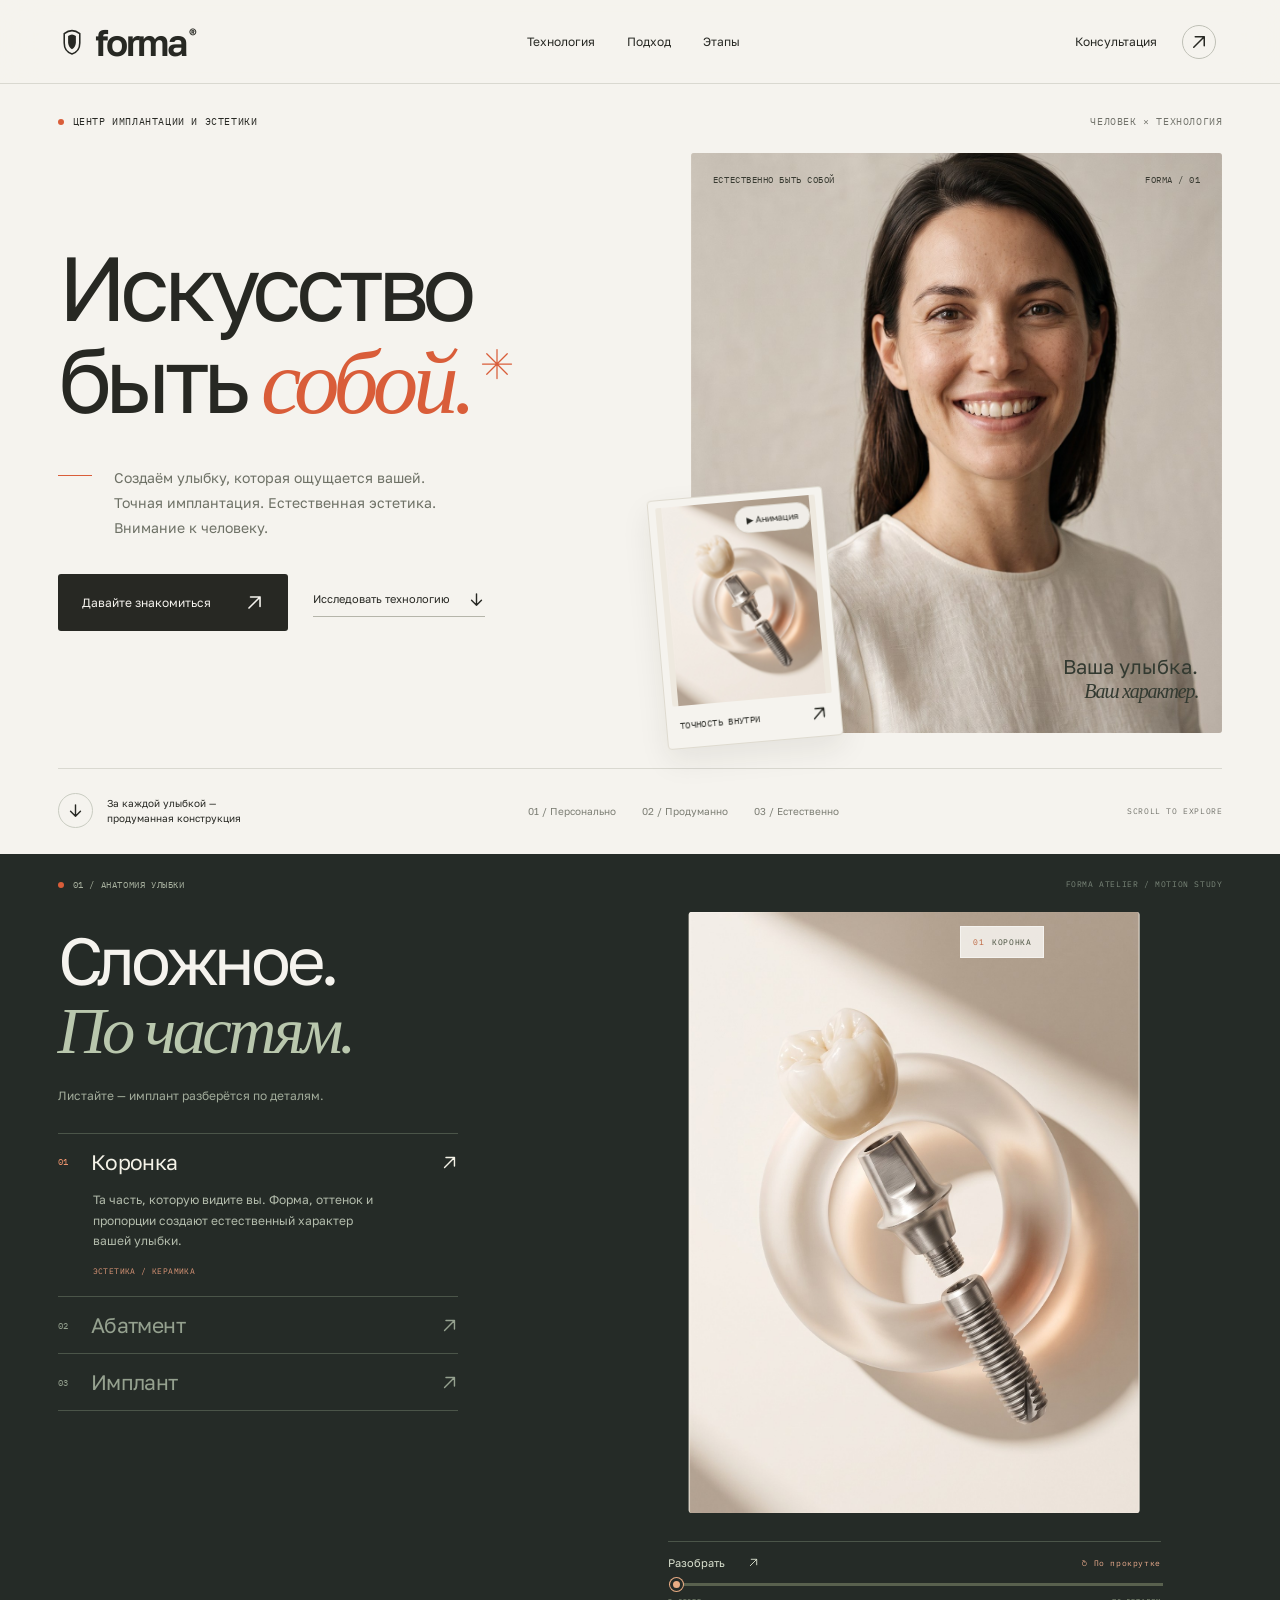
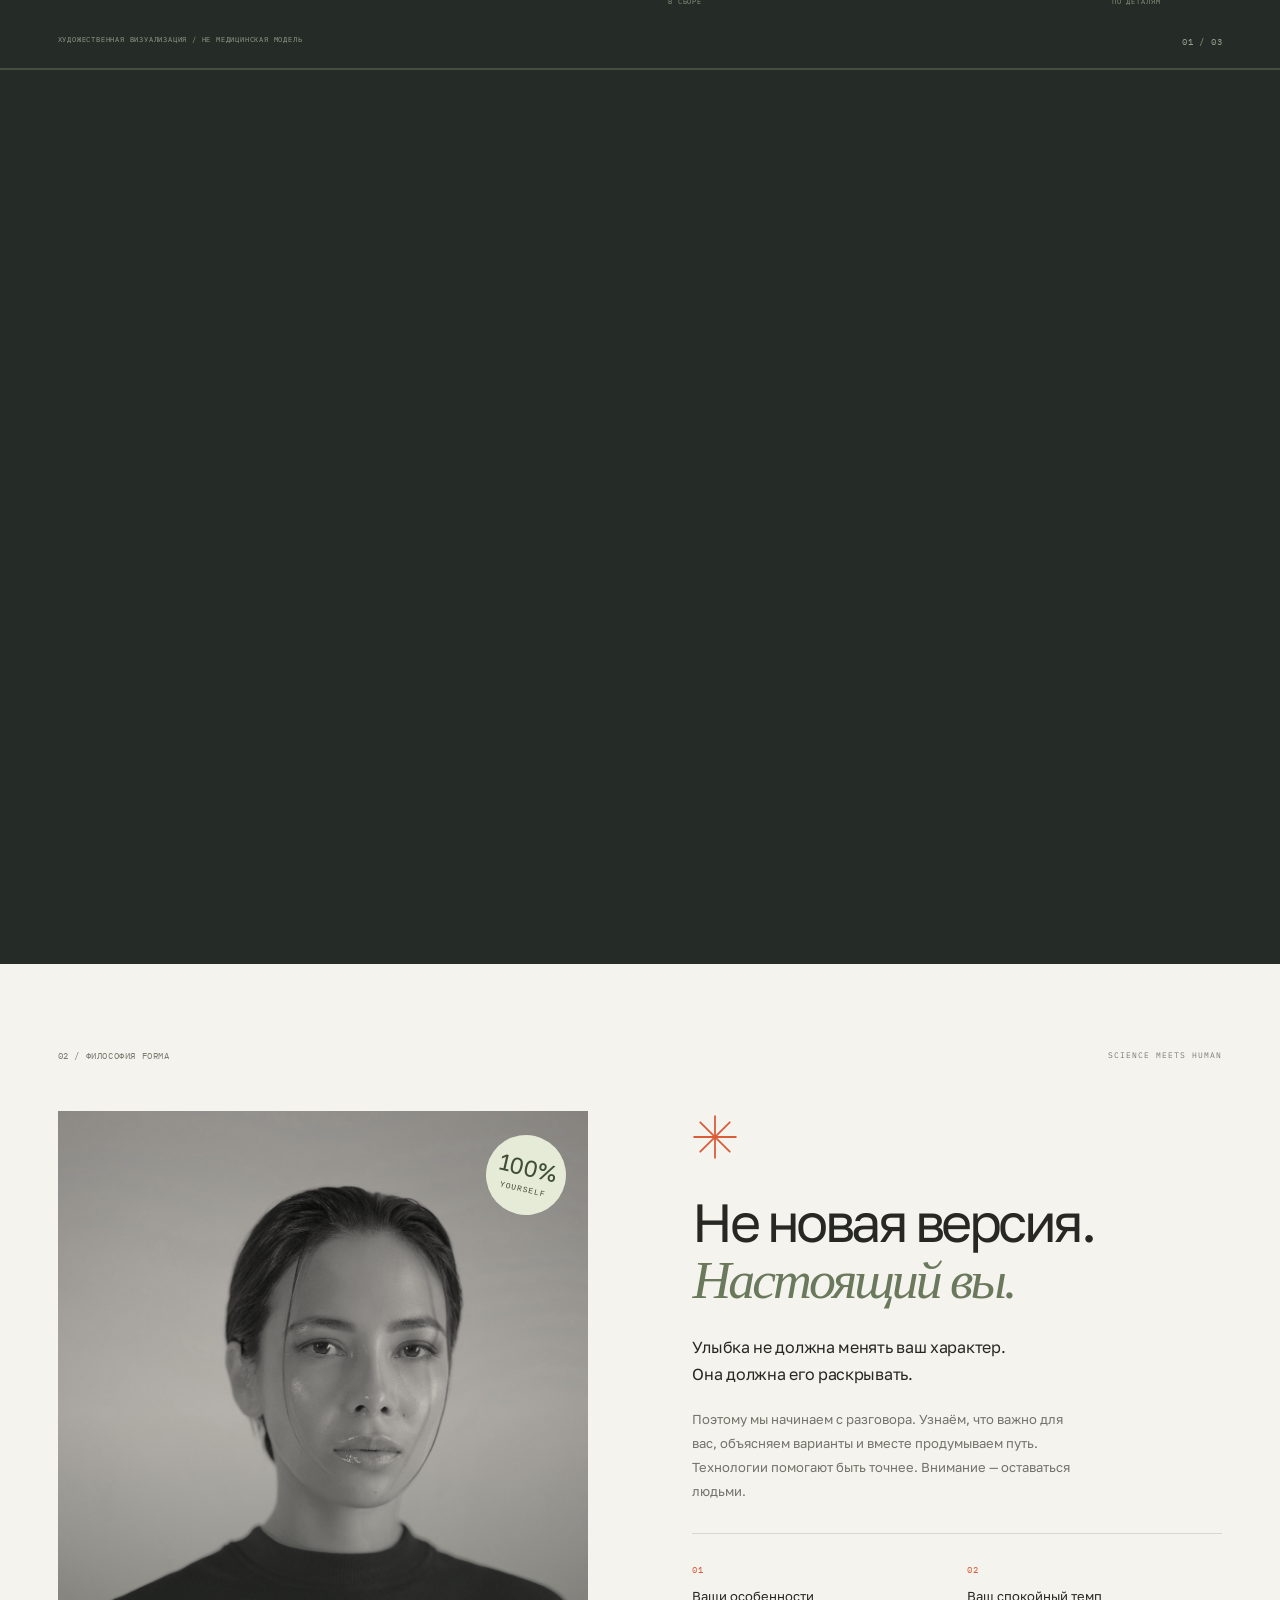
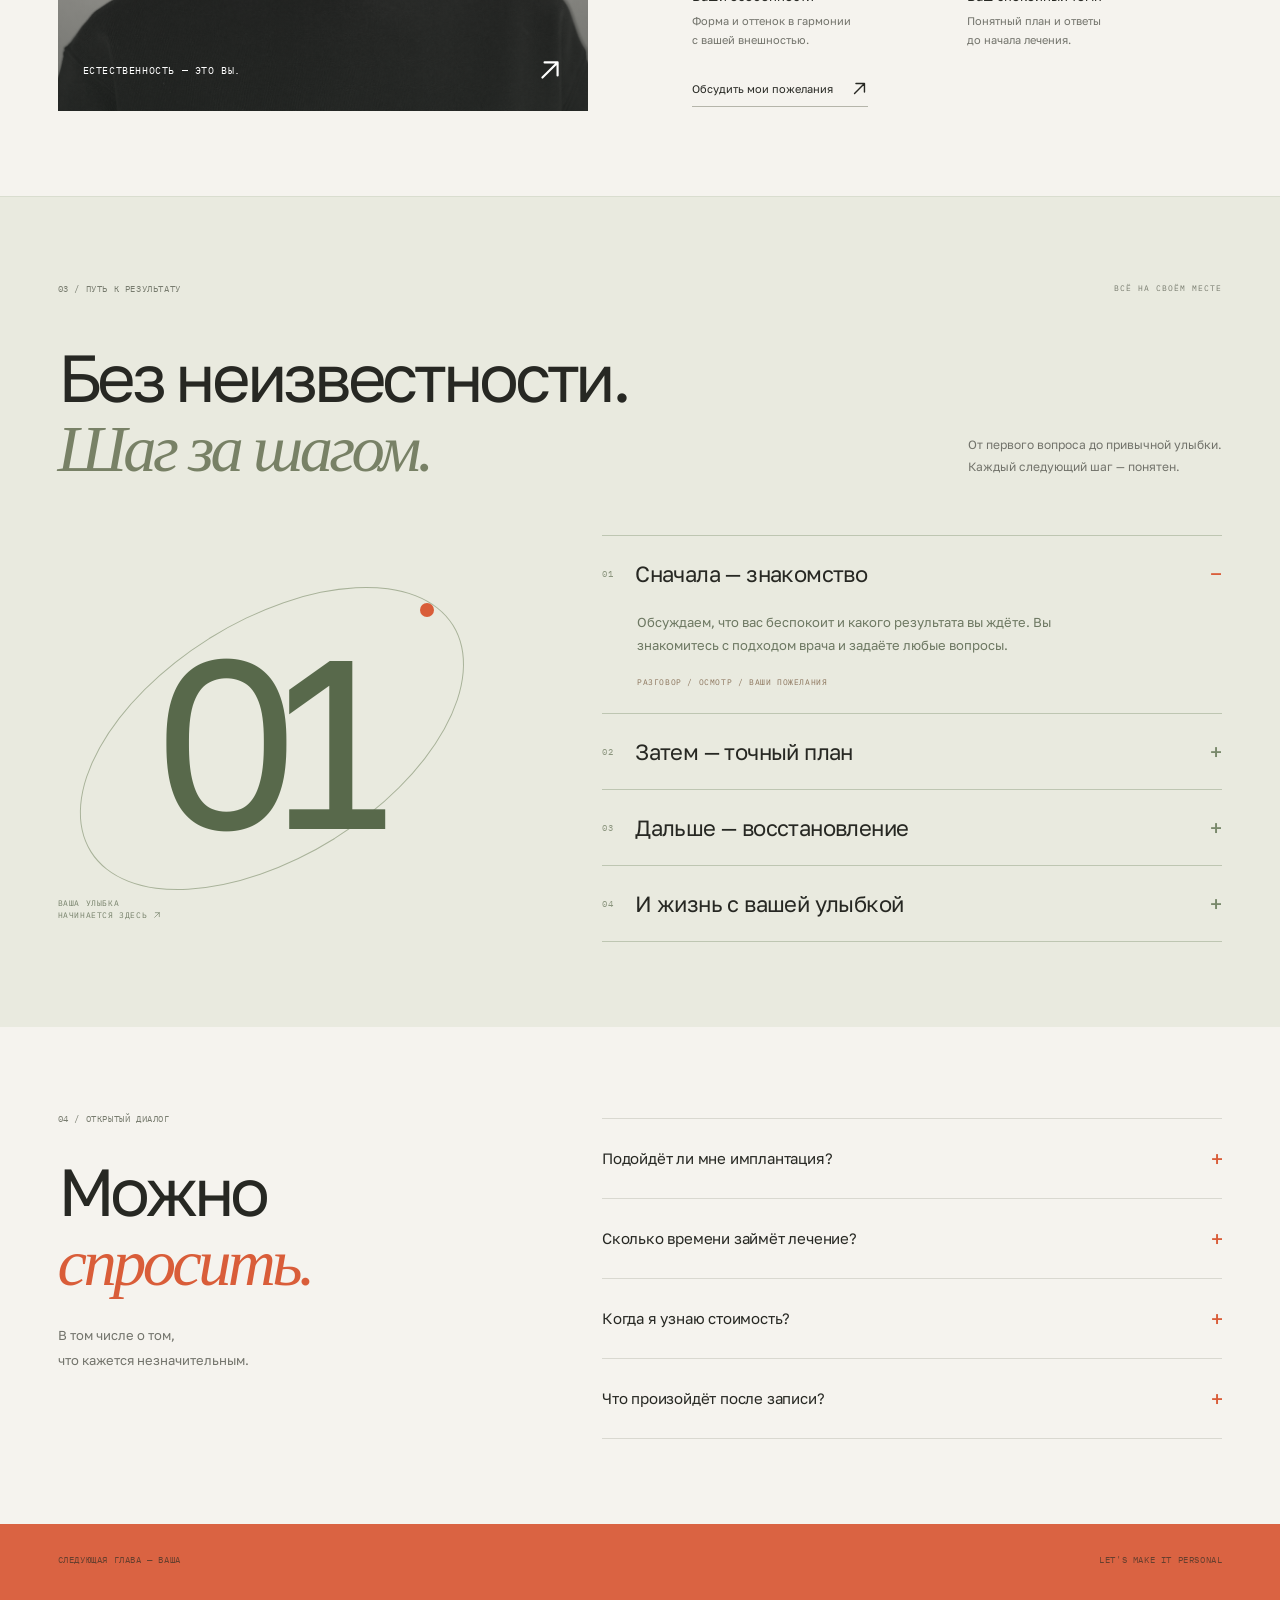
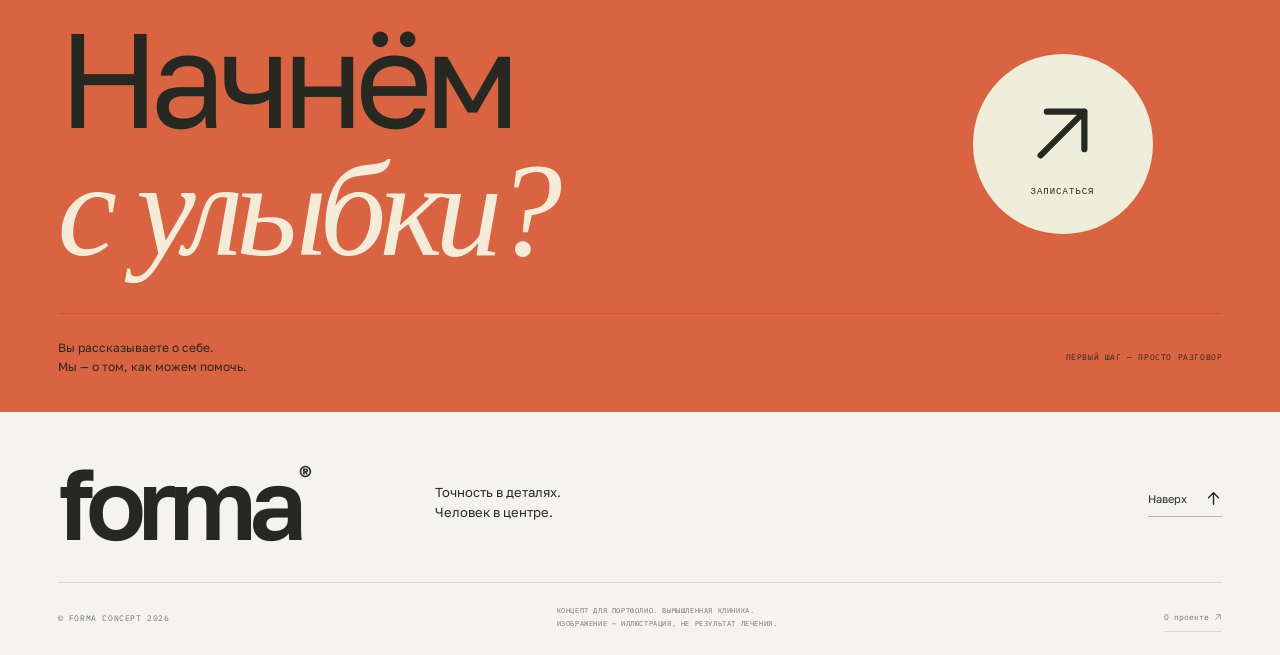
<file: demo/forma/index.html>
<!doctype html><html lang="ru"><head><meta charset="utf-8"><meta name="viewport" content="width=device-width,initial-scale=1"><meta name="theme-color" content="#f5f3ee"><meta name="description" content="FORMA — концепция центра имплантации и эстетики улыбки. Интерактивное знакомство с технологией и персональным подходом к лечению."><title>FORMA® — искусство быть собой</title><link rel="icon" href="assets/favicon.svg" type="image/svg+xml"><link rel="stylesheet" href="style.css?v=20260918-icons"></head><body>
<a href="#main" class="skip-link">К содержимому</a><header class="header"><a class="logo" href="#home" aria-label="FORMA — главная"><svg viewBox="0 0 36 36" aria-hidden="true"><path d="M8 8Q18 0 28 8V20Q28 31 18 34Q8 31 8 20Z" fill="none" stroke="currentColor" stroke-width="2"/><path d="M13 11Q18 7 23 11V19Q23 25 18 28Q13 25 13 19Z" fill="currentColor"/></svg>forma<span>®</span></a><nav id="navigation" aria-label="Главная навигация"><a href="#technology">Технология</a><a href="#approach">Подход</a><a href="#journey">Этапы</a></nav><button class="nav-book" data-book>Консультация <span><svg class="ui-icon" viewBox="0 0 24 24" aria-hidden="true" focusable="false"><path d="M5 19 19 5M7 5h12v12" fill="none" stroke="currentColor" stroke-width="2" stroke-linecap="round" stroke-linejoin="round"/></svg></span></button><button id="menu-toggle" class="menu-toggle" aria-expanded="false" aria-controls="navigation" aria-label="Открыть меню"><span></span><span></span></button></header>
<main id="main"><section class="hero" id="home" aria-labelledby="hero-title"><div class="hero-top mono"><span><i class="live-dot"></i> ЦЕНТР ИМПЛАНТАЦИИ И ЭСТЕТИКИ</span><span class="edition">ЧЕЛОВЕК × ТЕХНОЛОГИЯ</span></div><div class="hero-grid"><div class="hero-copy"><h1 id="hero-title">Искусство<br>быть <em>собой.</em><span class="title-period"><svg class="ui-star" viewBox="0 0 64 64" aria-hidden="true" focusable="false"><path d="M32 3v58M3 32h58M11.5 11.5l41 41m0-41-41 41" fill="none" stroke="currentColor" stroke-width="2.5" stroke-linecap="round"/></svg></span></h1><div class="hero-description"><span class="tiny-rule"></span><p>Создаём улыбку, которая ощущается вашей.<br>Точная имплантация. Естественная эстетика.<br>Внимание к человеку.</p></div><div class="hero-actions"><button class="button button-dark" data-book>Давайте знакомиться <span><svg class="ui-icon" viewBox="0 0 24 24" aria-hidden="true" focusable="false"><path d="M5 19 19 5M7 5h12v12" fill="none" stroke="currentColor" stroke-width="2" stroke-linecap="round" stroke-linejoin="round"/></svg></span></button><a class="text-link" href="#technology">Исследовать технологию <span><svg class="ui-icon" viewBox="0 0 24 24" aria-hidden="true" focusable="false"><path d="M12 4v16m0 0 7-7m-7 7-7-7" fill="none" stroke="currentColor" stroke-width="2" stroke-linecap="round" stroke-linejoin="round"/></svg></span></a></div></div><div class="hero-visual"><figure class="hero-human"><img src="assets/hero-smile.jpg" alt="Девушка с естественной открытой улыбкой" width="1200" height="1600" fetchpriority="high"><figcaption class="mono"><span>ЕСТЕСТВЕННО БЫТЬ СОБОЙ</span><span>FORMA / 01</span></figcaption></figure><div class="hero-implant-card"><div class="model-view" id="hero-model" role="img" aria-label="Анимация импланта с керамической коронкой"><img class="model-fallback" src="assets/implant-editorial.jpg" alt="" aria-hidden="true"></div><button id="motion-toggle" aria-pressed="false"><svg class="ui-icon" viewBox="0 0 24 24" aria-hidden="true" focusable="false"><path d="m8 5 11 7-11 7Z" fill="currentColor"/></svg> Анимация</button><a class="implant-card-caption" href="#technology"><span class="mono">ТОЧНОСТЬ ВНУТРИ</span><span><svg class="ui-icon" viewBox="0 0 24 24" aria-hidden="true" focusable="false"><path d="M5 19 19 5M7 5h12v12" fill="none" stroke="currentColor" stroke-width="2" stroke-linecap="round" stroke-linejoin="round"/></svg></span></a></div><span class="hero-human-note">Ваша улыбка.<br><em>Ваш характер.</em></span></div></div><div class="hero-bottom"><a href="#technology" class="scroll-link"><span class="circle-arrow"><svg class="ui-icon" viewBox="0 0 24 24" aria-hidden="true" focusable="false"><path d="M12 4v16m0 0 7-7m-7 7-7-7" fill="none" stroke="currentColor" stroke-width="2" stroke-linecap="round" stroke-linejoin="round"/></svg></span><span>За каждой улыбкой —<br>продуманная конструкция</span></a><div class="hero-values"><span>01 / Персонально</span><span>02 / Продуманно</span><span>03 / Естественно</span></div><span class="mono hero-index">SCROLL TO EXPLORE</span></div></section>
<section class="lab" id="technology" aria-labelledby="lab-title"><div class="lab-sticky"><div class="lab-top mono"><span><i class="live-dot"></i> 01 / АНАТОМИЯ УЛЫБКИ</span><span>FORMA ATELIER / MOTION STUDY</span></div><div class="lab-grid"><div class="lab-copy"><h2 id="lab-title">Сложное.<br> <em>По частям.</em></h2><p class="lab-intro">Три элемента. Одна продуманная система.<br>Листайте или выберите деталь.</p><div class="part-list" aria-label="Детали импланта"><div class="part-item active"><button data-part="0" aria-expanded="true" aria-controls="detail-0"><span class="mono">01</span><span>Коронка</span><i><svg class="ui-icon" viewBox="0 0 24 24" aria-hidden="true" focusable="false"><path d="M5 19 19 5M7 5h12v12" fill="none" stroke="currentColor" stroke-width="2" stroke-linecap="round" stroke-linejoin="round"/></svg></i></button><div class="part-detail" id="detail-0"><p>Та часть, которую видите вы. Форма, оттенок и пропорции создают естественный характер вашей улыбки.</p><span class="mono material">ЭСТЕТИКА / КЕРАМИКА</span></div></div><div class="part-item"><button data-part="1" aria-expanded="false" aria-controls="detail-1"><span class="mono">02</span><span>Абатмент</span><i><svg class="ui-icon" viewBox="0 0 24 24" aria-hidden="true" focusable="false"><path d="M5 19 19 5M7 5h12v12" fill="none" stroke="currentColor" stroke-width="2" stroke-linecap="round" stroke-linejoin="round"/></svg></i></button><div class="part-detail" id="detail-1" hidden><p>Точная связь между имплантом и коронкой. Небольшая деталь, которая объединяет конструкцию в одно целое.</p><span class="mono material">СОЕДИНЕНИЕ / ИНДИВИДУАЛЬНАЯ ФОРМА</span></div></div><div class="part-item"><button data-part="2" aria-expanded="false" aria-controls="detail-2"><span class="mono">03</span><span>Имплант</span><i><svg class="ui-icon" viewBox="0 0 24 24" aria-hidden="true" focusable="false"><path d="M5 19 19 5M7 5h12v12" fill="none" stroke="currentColor" stroke-width="2" stroke-linecap="round" stroke-linejoin="round"/></svg></i></button><div class="part-detail" id="detail-2" hidden><p>Основание будущей улыбки. Опора, которую устанавливают в костную ткань. Планирование начинается с диагностики.</p><span class="mono material">ОСНОВА / ТИТАН</span></div></div></div></div><div class="lab-motion-track"><div class="lab-visual"><span class="lab-watermark" aria-hidden="true">f.</span><div class="lab-ring"></div><div class="model-view" id="lab-model" role="img" aria-label="Интерактивный разбор импланта на три детали"><img class="model-fallback" src="assets/implant-editorial.jpg" alt="" aria-hidden="true"></div><div class="model-callout mono" id="model-callout"><span class="callout-line"></span><span id="callout-number">01</span><span id="callout-name">КОРОНКА</span></div><div class="model-controls"><div class="control-heading"><button id="explode" aria-pressed="false">Разобрать <span><svg class="ui-icon" viewBox="0 0 24 24" aria-hidden="true" focusable="false"><path d="M5 19 19 5M7 5h12v12" fill="none" stroke="currentColor" stroke-width="2" stroke-linecap="round" stroke-linejoin="round"/></svg></span></button><button id="auto-mode" class="mono">↻ По прокрутке</button></div><label for="separation" class="sr-only">Степень разбора импланта</label><input id="separation" type="range" min="0" max="100" value="0"><div class="range-labels mono"><span>В СБОРЕ</span><span>ПО ДЕТАЛЯМ</span></div></div></div></div></div><div class="lab-bottom mono"><span>ХУДОЖЕСТВЕННАЯ ВИЗУАЛИЗАЦИЯ / НЕ МЕДИЦИНСКАЯ МОДЕЛЬ</span><span id="lab-progress">01 / 03</span></div><div class="lab-progress-track"><div></div></div></div></section>
<section class="approach section" id="approach"><div class="section-label mono"><span>02 / ФИЛОСОФИЯ FORMA</span><span>SCIENCE MEETS HUMAN</span></div><div class="approach-grid"><figure class="portrait"><img src="assets/portrait.jpg" alt="Портрет девушки — иллюстрация индивидуальности" width="1100" height="1375" loading="lazy"><figcaption><span class="mono">ЕСТЕСТВЕННОСТЬ — ЭТО ВЫ.</span><span><svg class="ui-icon" viewBox="0 0 24 24" aria-hidden="true" focusable="false"><path d="M5 19 19 5M7 5h12v12" fill="none" stroke="currentColor" stroke-width="2" stroke-linecap="round" stroke-linejoin="round"/></svg></span></figcaption><span class="photo-sticker" aria-hidden="true">100%<br><small>YOURSELF</small></span></figure><div class="approach-copy"><span class="flower" aria-hidden="true"><svg class="ui-star" viewBox="0 0 64 64" aria-hidden="true" focusable="false"><path d="M32 3v58M3 32h58M11.5 11.5l41 41m0-41-41 41" fill="none" stroke="currentColor" stroke-width="2.5" stroke-linecap="round"/></svg></span><h2 data-reveal>Не новая версия.<br><em>Настоящий вы.</em></h2><p class="lead">Улыбка не должна менять ваш характер.<br>Она должна его раскрывать.</p><p class="body-copy">Поэтому мы начинаем с разговора. Узнаём, что важно для вас, объясняем варианты и вместе продумываем путь. Технологии помогают быть точнее. Внимание — оставаться людьми.</p><div class="approach-notes"><div><span class="mono">01</span><h3>Ваши особенности</h3><p>Форма и оттенок в гармонии<br>с вашей внешностью.</p></div><div><span class="mono">02</span><h3>Ваш спокойный темп</h3><p>Понятный план и ответы<br>до начала лечения.</p></div></div><button class="text-link" data-book>Обсудить мои пожелания <span><svg class="ui-icon" viewBox="0 0 24 24" aria-hidden="true" focusable="false"><path d="M5 19 19 5M7 5h12v12" fill="none" stroke="currentColor" stroke-width="2" stroke-linecap="round" stroke-linejoin="round"/></svg></span></button></div></div></section>
<section class="journey section" id="journey"><div class="section-label mono"><span>03 / ПУТЬ К РЕЗУЛЬТАТУ</span><span>ВСЁ НА СВОЁМ МЕСТЕ</span></div><div class="section-heading"><h2 data-reveal>Без неизвестности.<br><em>Шаг за шагом.</em></h2><p>От первого вопроса до привычной улыбки.<br>Каждый следующий шаг — понятен.</p></div><div class="journey-layout"><div class="journey-art" aria-hidden="true"><div class="path-orbit"></div><span class="journey-digit" id="journey-digit">01</span><span class="path-dot"></span><span class="mono path-caption">ВАША УЛЫБКА<br>НАЧИНАЕТСЯ ЗДЕСЬ <svg class="ui-icon" viewBox="0 0 24 24" aria-hidden="true" focusable="false"><path d="M5 19 19 5M7 5h12v12" fill="none" stroke="currentColor" stroke-width="2" stroke-linecap="round" stroke-linejoin="round"/></svg></span></div><div class="journey-list"><details name="journey" open><summary><span class="mono">01</span><h3>Сначала — знакомство</h3><i>−</i></summary><p>Обсуждаем, что вас беспокоит и какого результата вы ждёте. Вы знакомитесь с подходом врача и задаёте любые вопросы.</p><span class="journey-tag mono">РАЗГОВОР / ОСМОТР / ВАШИ ПОЖЕЛАНИЯ</span></details><details name="journey"><summary><span class="mono">02</span><h3>Затем — точный план</h3><i>+</i></summary><p>После диагностики врач объясняет варианты лечения. Вы заранее обсуждаете этапы, сроки и подробную стоимость.</p><span class="journey-tag mono">ДИАГНОСТИКА / ПЛАН / СМЕТА</span></details><details name="journey"><summary><span class="mono">03</span><h3>Дальше — восстановление</h3><i>+</i></summary><p>Лечение проходит по индивидуальному плану. На каждом этапе вы получаете рекомендации и знаете, что будет дальше.</p><span class="journey-tag mono">ЛЕЧЕНИЕ / КОНТРОЛЬ / ВОССТАНОВЛЕНИЕ</span></details><details name="journey"><summary><span class="mono">04</span><h3>И жизнь с вашей улыбкой</h3><i>+</i></summary><p>Обсуждаем домашний уход и контрольные визиты. Помогаем сделать заботу об улыбке понятной частью вашей жизни.</p><span class="journey-tag mono">УХОД / НАБЛЮДЕНИЕ / ПОДДЕРЖКА</span></details></div></div></section>
<section class="faq section" id="questions"><div><p class="section-label mono">04 / ОТКРЫТЫЙ ДИАЛОГ</p><h2 data-reveal>Можно<br> <em>спросить.</em></h2><p class="body-copy">В том числе о том,<br>что кажется незначительным.</p></div><div class="faq-list"><details><summary>Подойдёт ли мне имплантация?<span>+</span></summary><p>Это можно определить после консультации и диагностики. Врач оценит вашу ситуацию и обсудит доступные варианты восстановления.</p></details><details><summary>Сколько времени займёт лечение?<span>+</span></summary><p>Единого срока нет: он зависит от состояния тканей и объёма лечения. Индивидуальные сроки обсуждают на этапе планирования.</p></details><details><summary>Когда я узнаю стоимость?<span>+</span></summary><p>После диагностики и выбора плана. До начала лечения вы обсуждаете состав работ и их стоимость.</p></details><details><summary>Что произойдёт после записи?<span>+</span></summary><p>В реальном проекте администратор свяжется с вами для согласования визита. Сейчас это сайт для портфолио: форма показывает сценарий и не отправляет данные.</p></details></div></section>
<section class="contact" id="contact"><div class="contact-top mono"><span>СЛЕДУЮЩАЯ ГЛАВА — ВАША</span><span>LET'S MAKE IT PERSONAL</span></div><div class="contact-main"><h2 data-reveal>Начнём<br><em>с улыбки?</em></h2><button class="contact-orb" data-magnetic data-book aria-label="Записаться на консультацию"><span><svg class="ui-icon" viewBox="0 0 24 24" aria-hidden="true" focusable="false"><path d="M5 19 19 5M7 5h12v12" fill="none" stroke="currentColor" stroke-width="2" stroke-linecap="round" stroke-linejoin="round"/></svg></span><small>ЗАПИСАТЬСЯ</small></button></div><div class="contact-bottom"><p>Вы рассказываете о себе.<br>Мы — о том, как можем помочь.</p><span class="mono">ПЕРВЫЙ ШАГ — ПРОСТО РАЗГОВОР</span></div></section></main>
<footer><div class="footer-top"><a href="#home" class="footer-logo">forma<span>®</span></a><p>Точность в деталях.<br>Человек в центре.</p><a href="#home" class="text-link">Наверх <span><svg class="ui-icon" viewBox="0 0 24 24" aria-hidden="true" focusable="false"><path d="M12 20V4m0 0 7 7m-7-7-7 7" fill="none" stroke="currentColor" stroke-width="2" stroke-linecap="round" stroke-linejoin="round"/></svg></span></a></div><div class="footer-bottom mono"><span>© FORMA CONCEPT 2026</span><p>КОНЦЕПТ ДЛЯ ПОРТФОЛИО. ВЫМЫШЛЕННАЯ КЛИНИКА.<br>ИЗОБРАЖЕНИЕ — ИЛЛЮСТРАЦИЯ, НЕ РЕЗУЛЬТАТ ЛЕЧЕНИЯ.</p><button id="about-project">О проекте <svg class="ui-icon" viewBox="0 0 24 24" aria-hidden="true" focusable="false"><path d="M5 19 19 5M7 5h12v12" fill="none" stroke="currentColor" stroke-width="2" stroke-linecap="round" stroke-linejoin="round"/></svg></button></div></footer>
<dialog id="booking" aria-labelledby="booking-title"><button class="close" aria-label="Закрыть">×</button><div class="booking-decoration" aria-hidden="true">f.</div><p class="mono dialog-kicker">НАЧАЛО ВАШЕЙ ИСТОРИИ</p><h2 id="booking-title">Давайте<br><em>знакомиться.</em></h2><p class="dialog-note">Демонстрационная запись. Данные не отправляются и не сохраняются.</p><form id="booking-form"><label>Ваше имя<input name="name" autocomplete="given-name" placeholder="Как к вам обращаться?" required maxlength="60"></label><label>Телефон<input name="phone" type="tel" autocomplete="tel" placeholder="+7 (999) 123-45-67" required maxlength="24"></label><p class="field-error" id="phone-error" hidden>Укажите телефон: от 10 до 15 цифр.</p><button class="button button-dark" type="submit">Попробовать запись <span><svg class="ui-icon" viewBox="0 0 24 24" aria-hidden="true" focusable="false"><path d="M5 19 19 5M7 5h12v12" fill="none" stroke="currentColor" stroke-width="2" stroke-linecap="round" stroke-linejoin="round"/></svg></span></button></form><div id="form-success" role="status" hidden><span class="success-check">✓</span><h3>Первый шаг сделан.</h3><p>Так выглядит подтверждение записи. Это демо — заявка не отправлена.</p><button class="button button-dark" id="done">Вернуться на сайт <span><svg class="ui-icon" viewBox="0 0 24 24" aria-hidden="true" focusable="false"><path d="M5 19 19 5M7 5h12v12" fill="none" stroke="currentColor" stroke-width="2" stroke-linecap="round" stroke-linejoin="round"/></svg></span></button></div></dialog>
<dialog id="project-dialog" aria-labelledby="project-title"><button class="close" aria-label="Закрыть информацию о проекте">×</button><p class="mono dialog-kicker">DESIGN & DEVELOPMENT / 2026</p><h2 id="project-title">FORMA<br><em>Concept.</em></h2><p>Авторский концепт сайта центра имплантации. Типографика, предметная визуализация и интерактивная история о технологии.</p><p>Клиника вымышленная. Форма не подключена к CRM. Визуализация схематична и не предназначена для медицинского применения.</p><p class="project-credit">Портрет на первом экране, визуализация и анимация: Higgsfield.<br>Фотография в разделе «Подход»: Unsplash.<br>Анимационные референсы: 21st.dev.</p></dialog><script src="app.js?v=20260918-icons"></script></body></html>
</file>
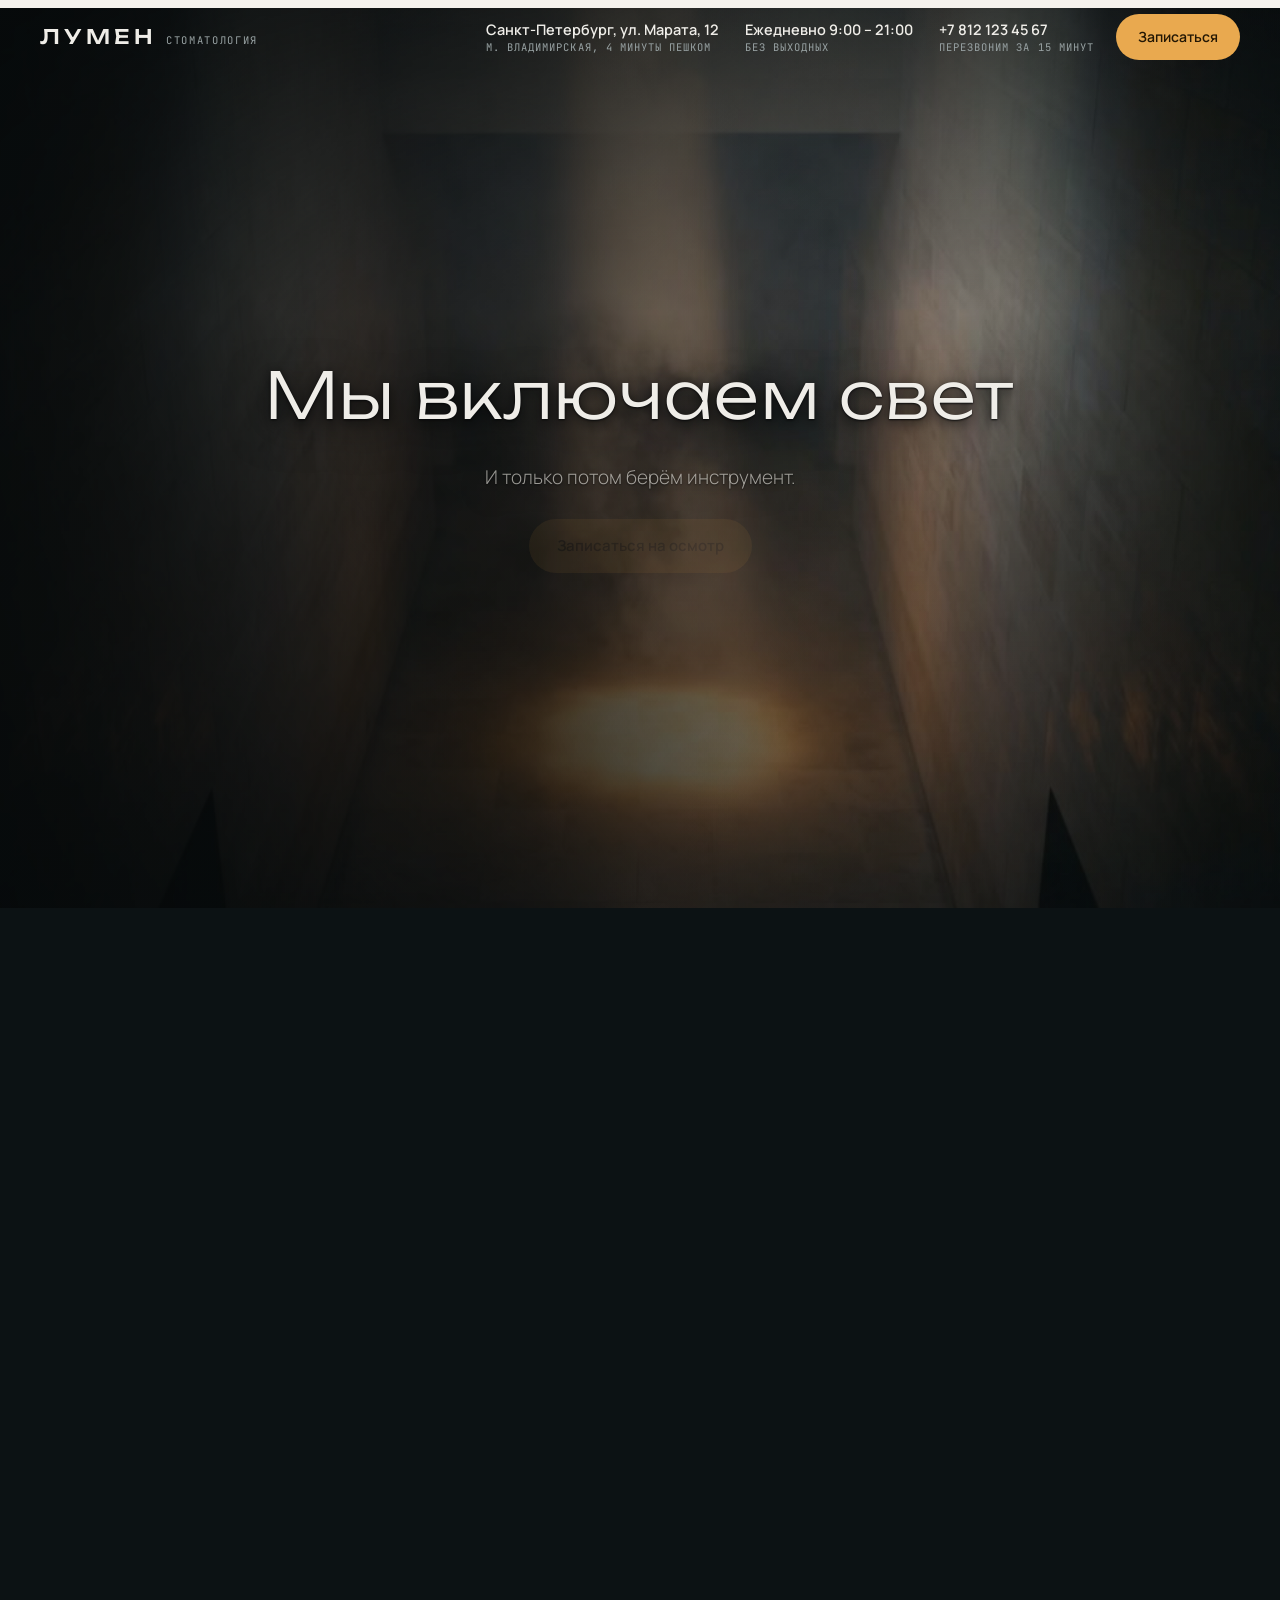
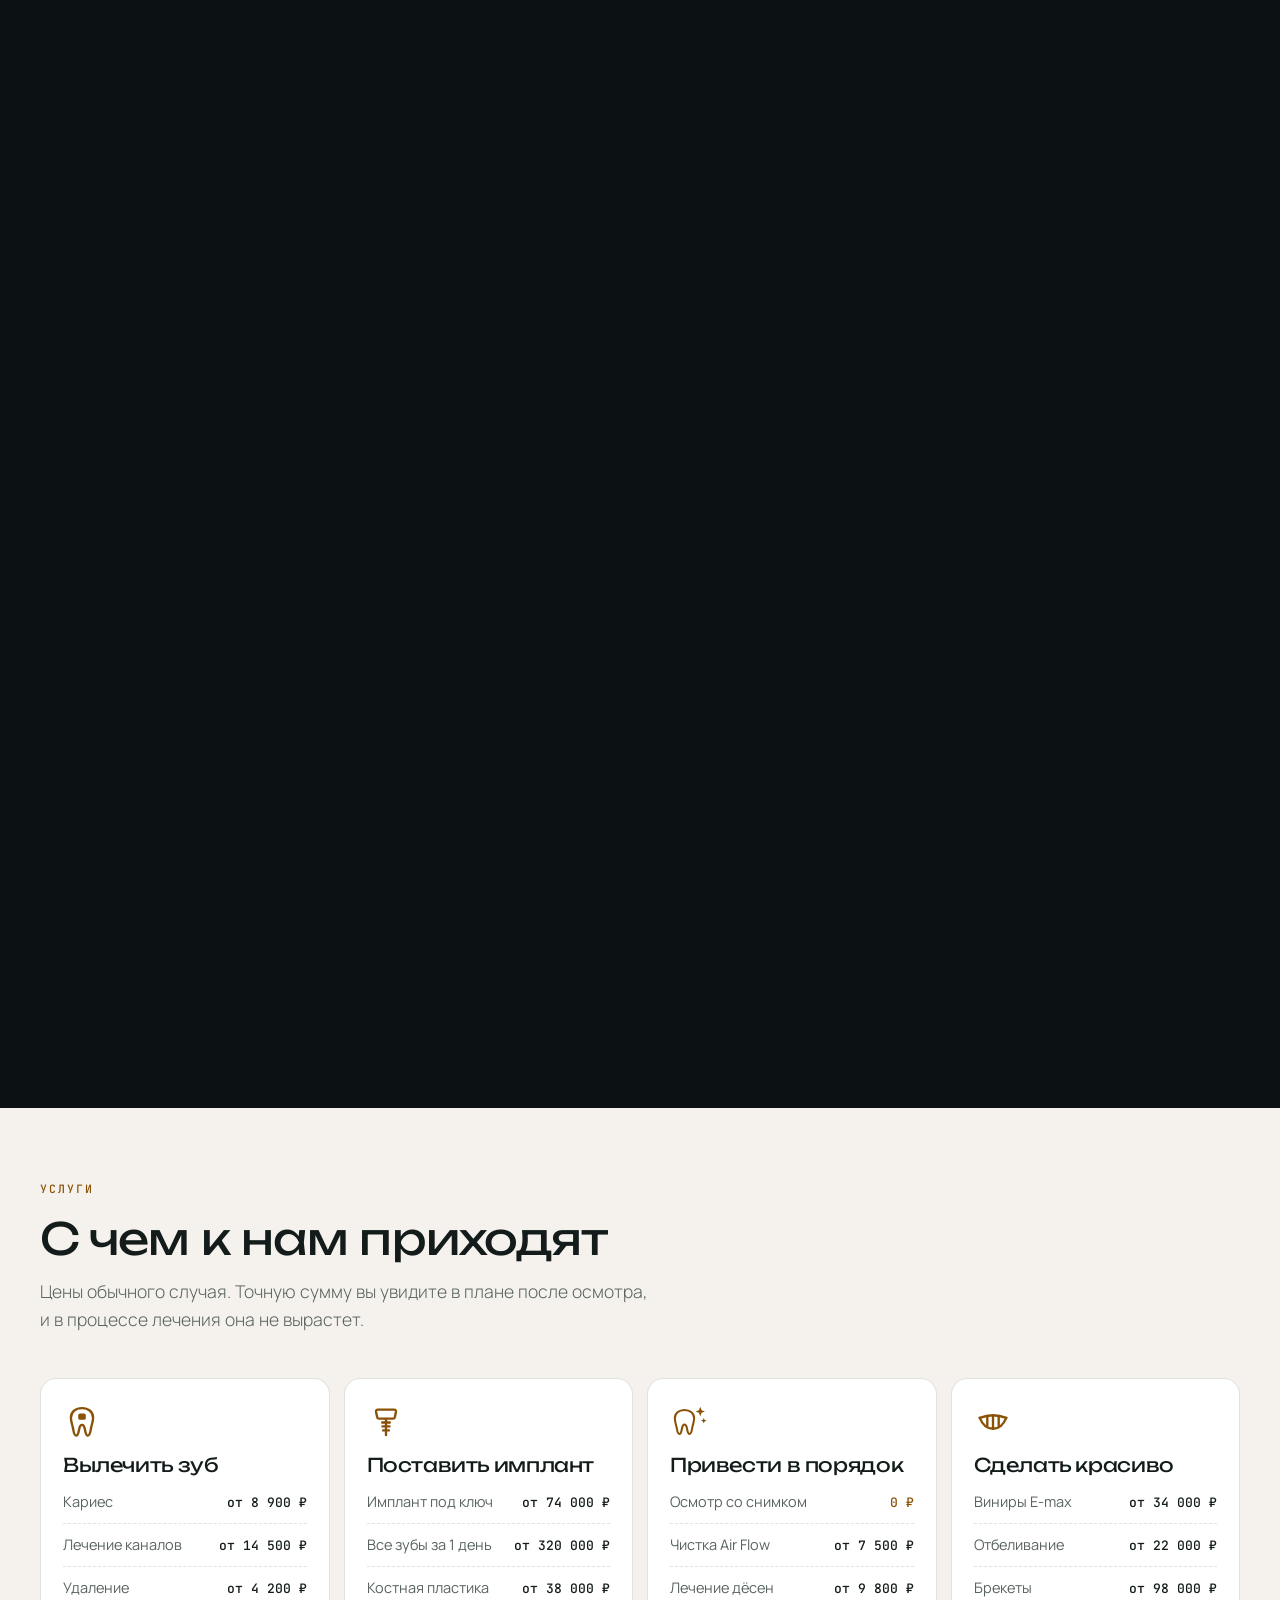
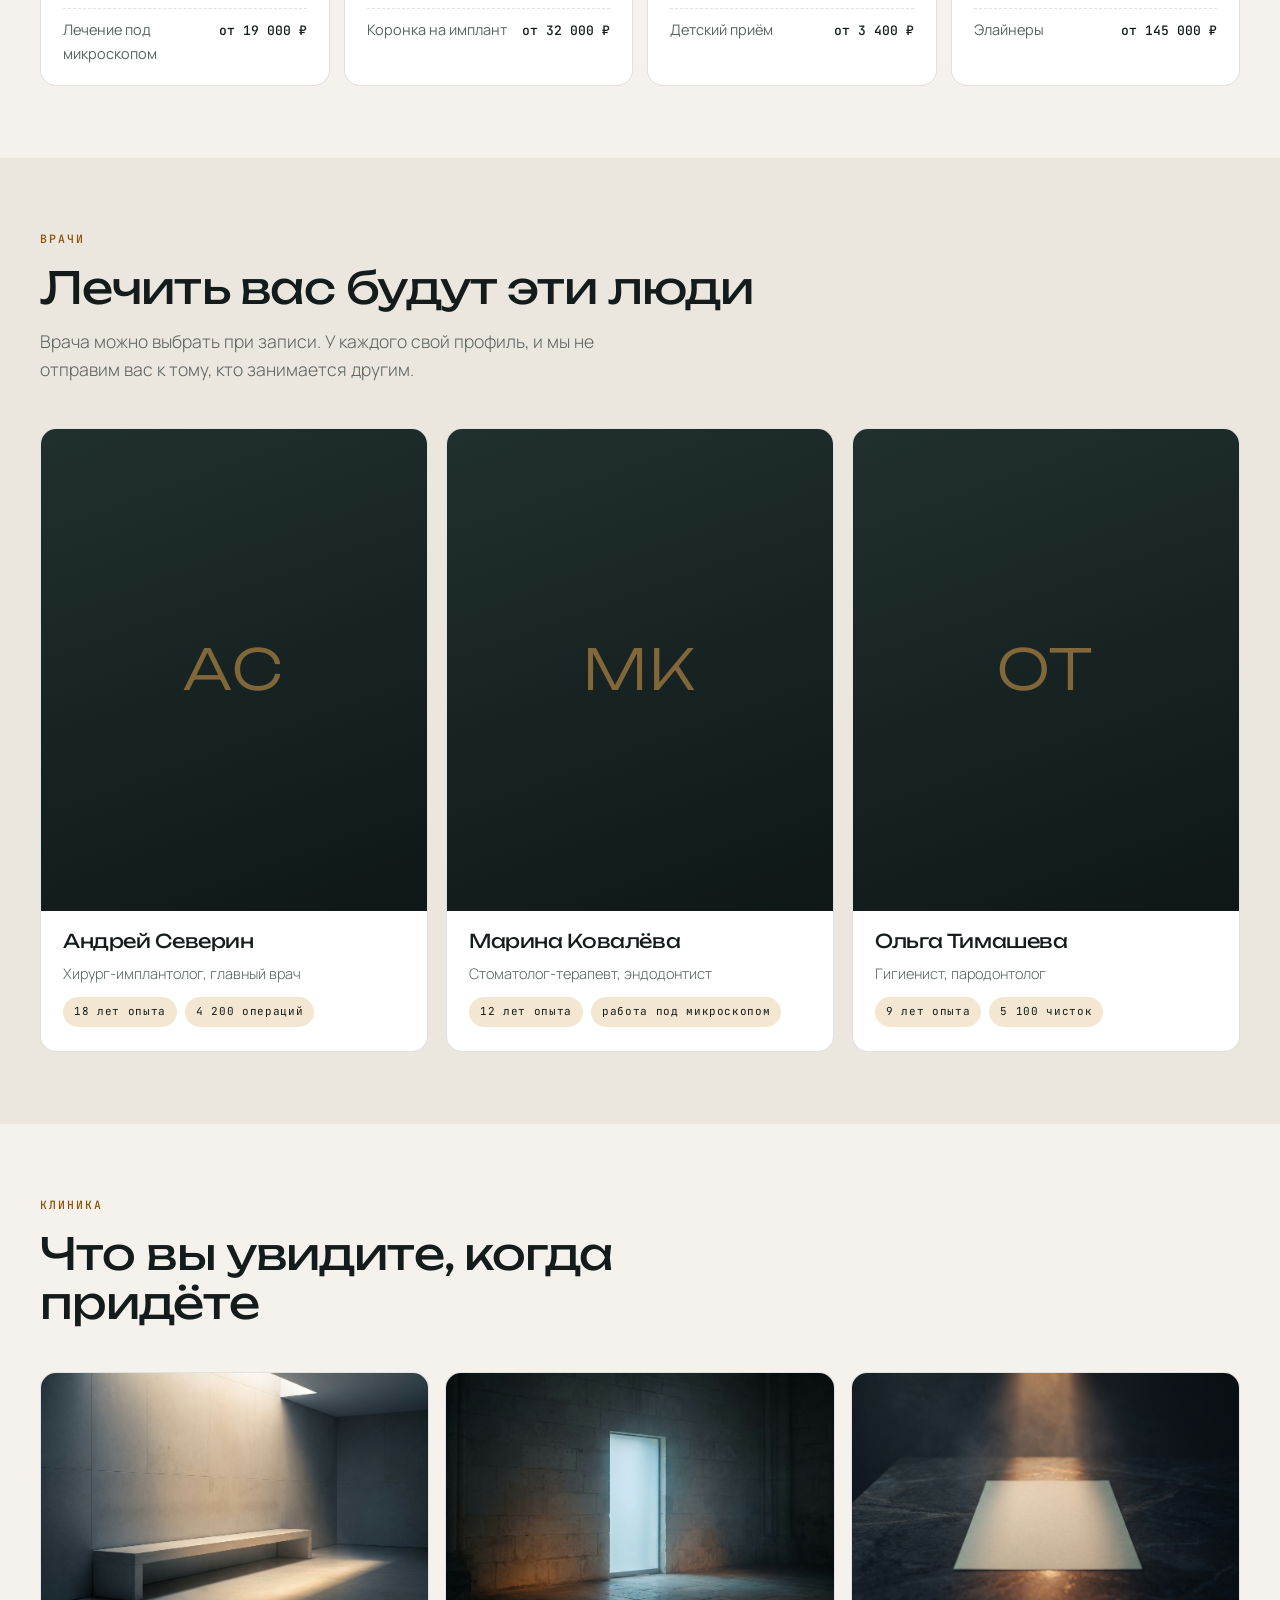
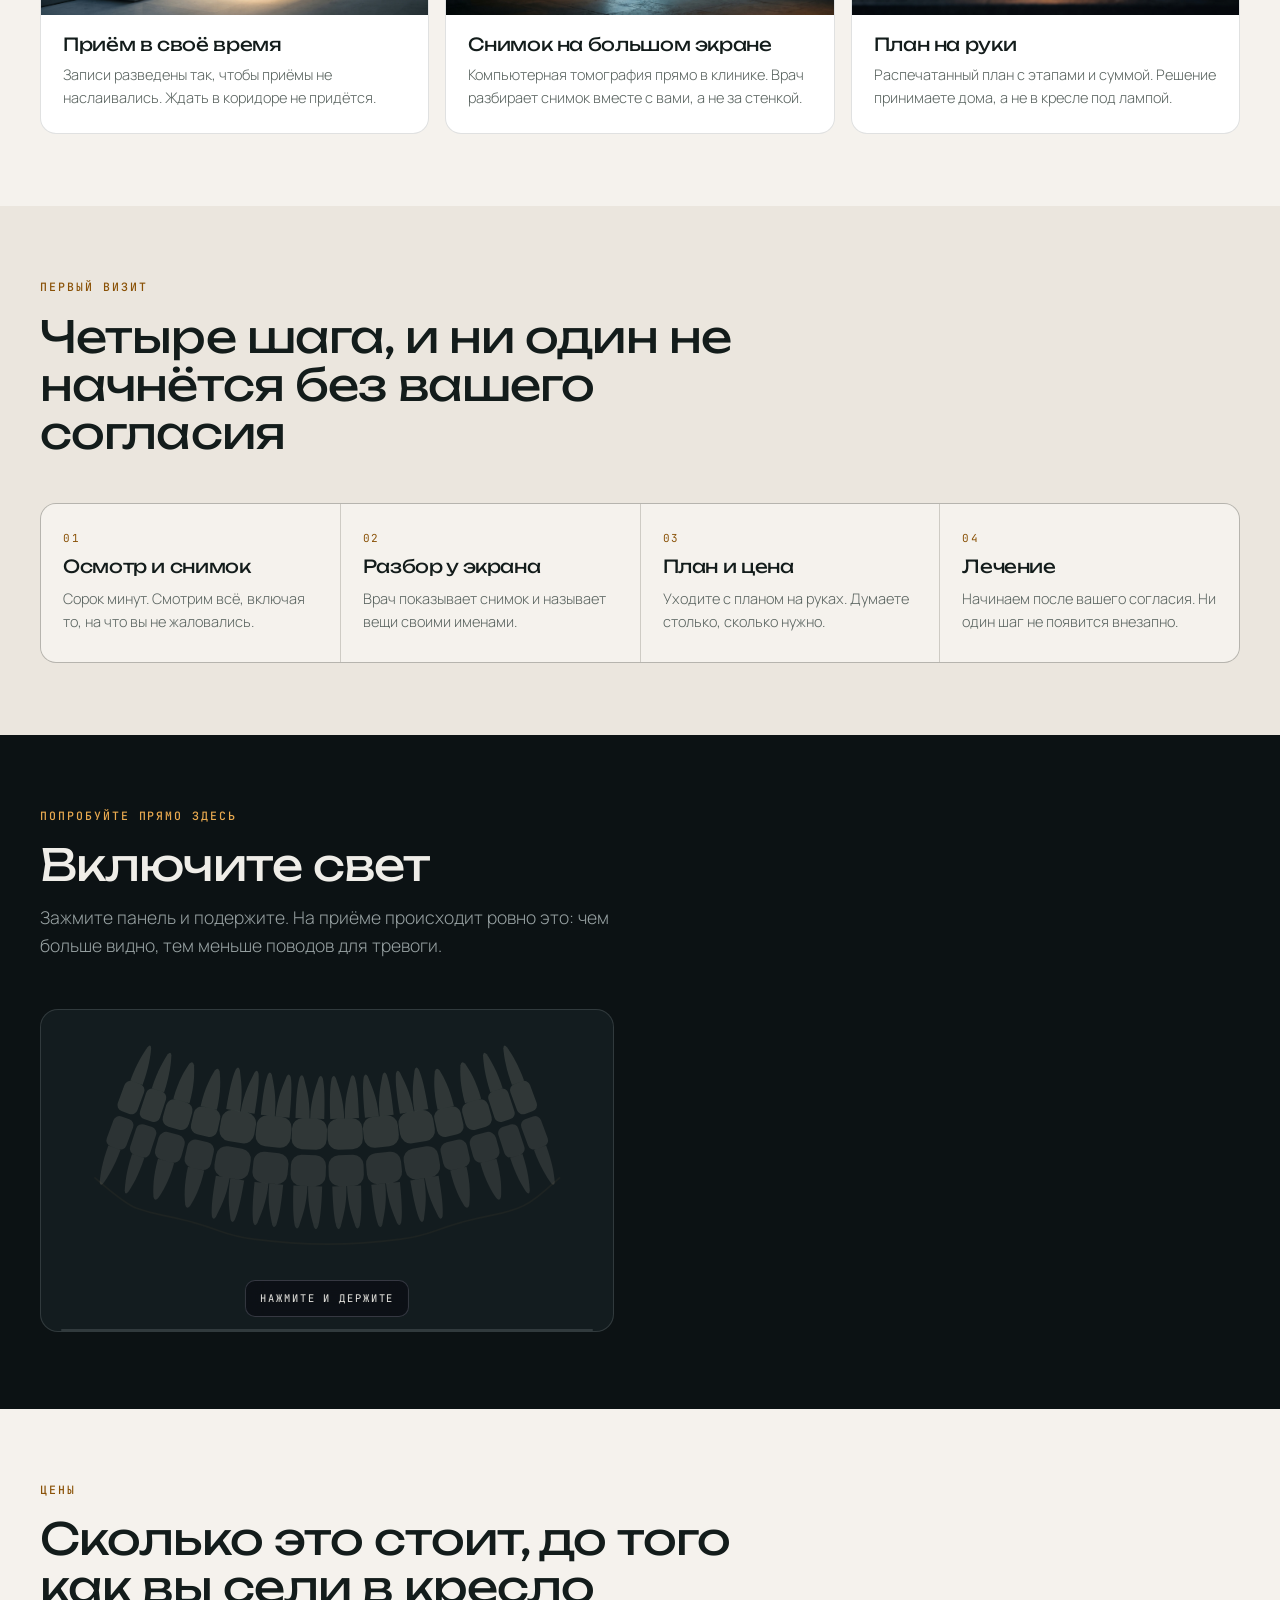
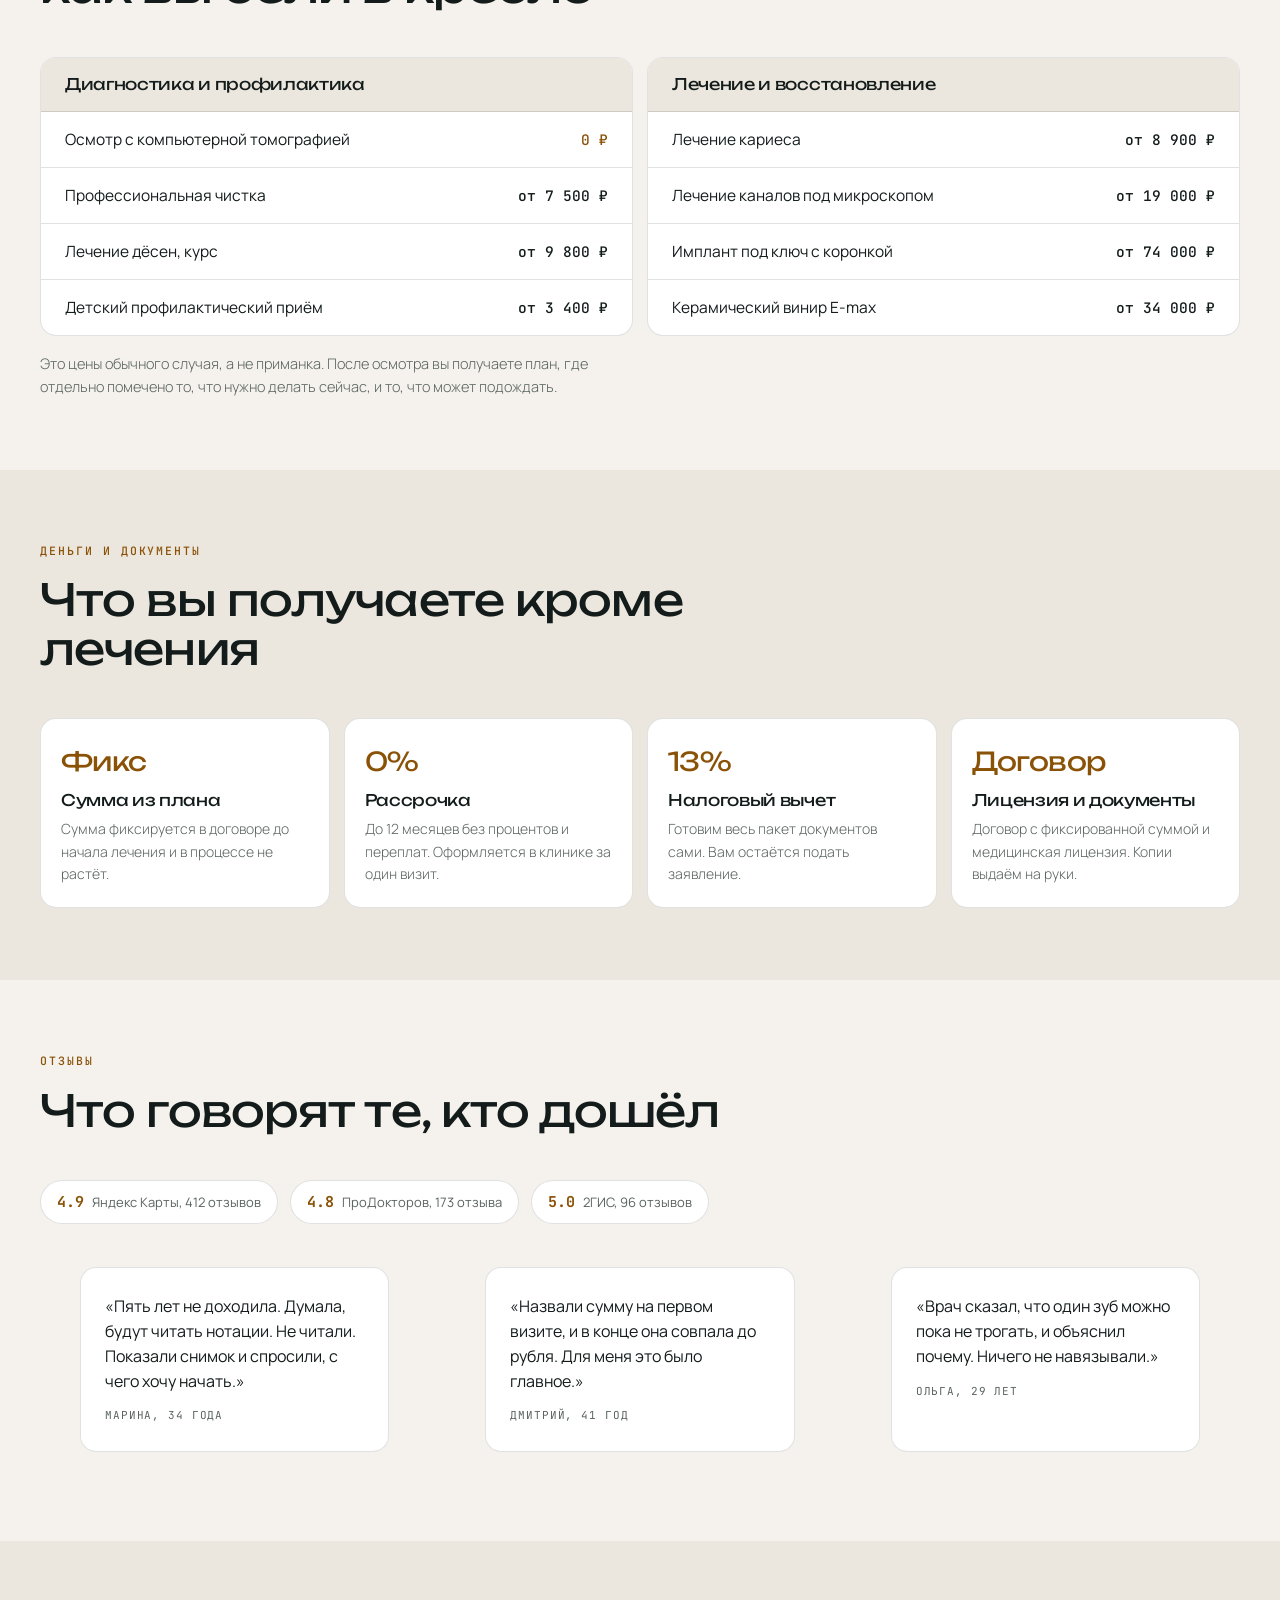
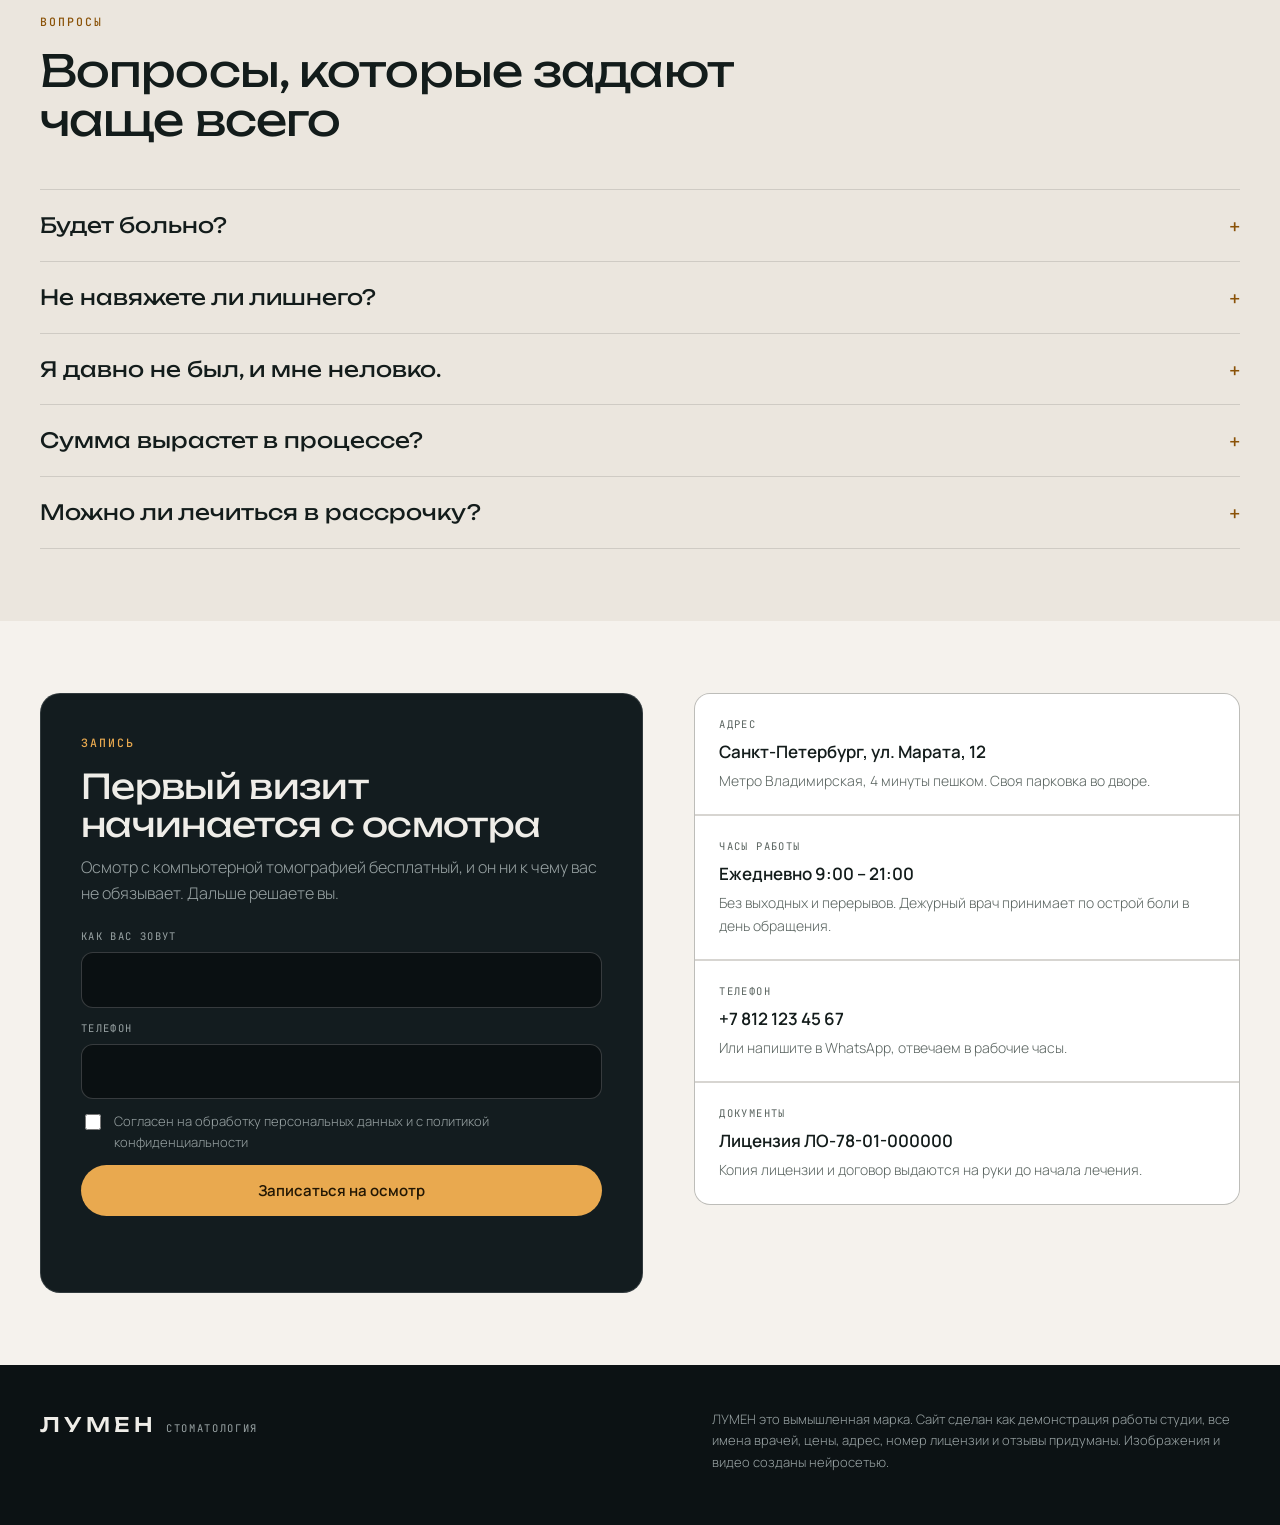
<file: demo/lumen/index.html>
<!DOCTYPE html>
<html lang="ru">
<head>
<meta charset="utf-8">
<meta name="viewport" content="width=device-width,initial-scale=1">
<title>Стоматология ЛУМЕН в Санкт-Петербурге. Осмотр со снимком 0 ₽</title>
<meta name="description" content="Стоматология полного цикла на Марата. Импланты, лечение, гигиена, виниры. Снимок на экране перед вами, план и цена до начала лечения. Осмотр со снимком бесплатно.">
<meta name="theme-color" content="#0C1214">
<meta property="og:title" content="Стоматология ЛУМЕН в Санкт-Петербурге. Осмотр со снимком 0 ₽">
<meta property="og:description" content="Снимок на экране перед вами. План и цена до начала лечения. Осмотр со снимком бесплатно.">
<meta property="og:type" content="website">
<!-- DEPLOY STEP: patch og:image and og:url with the absolute live URL before zipping -->
<meta property="og:image" content="assets/hero-ending.jpg">
<meta property="og:url" content="/">
<link rel="icon" href="data:image/svg+xml,%3Csvg xmlns='http://www.w3.org/2000/svg' viewBox='0 0 32 32'%3E%3Crect width='32' height='32' rx='6' fill='%230C1214'/%3E%3Cpath d='M16 5 L21 27 L11 27 Z' fill='%23E9A94F'/%3E%3C/svg%3E">
<link rel="preconnect" href="https://fonts.googleapis.com">
<link rel="preconnect" href="https://fonts.gstatic.com" crossorigin>
<link href="https://fonts.googleapis.com/css2?family=Unbounded:wght@300;400;500&family=Manrope:wght@300;400;500;600;700&family=JetBrains+Mono:wght@400;500&display=swap" rel="stylesheet">
<style>
/* ============================================================
   ЛУМЕН. Cinema at the door, clinic inside.
   ============================================================ */
:root{
  --canvas:#F5F2ED;
  --surface:#FFFFFF;
  --surface-2:#EBE6DE;
  --ink:#131C1B;
  --ink-2:#59635F;
  --line:rgba(19,28,27,.13);
  --line-2:rgba(19,28,27,.26);
  --accent:#8A5207;
  --accent-hover:#6E4105;
  --accent-wash:#F3E7D2;

  --dark:#0C1214;
  --dark-2:#131C1F;
  --dark-ink:#EFEDE8;
  --dark-ink-2:#98A2A3;
  --dark-line:rgba(233,236,238,.14);
  --dark-accent:#E9A94F;

  --tshadow:0 1px 2px rgba(4,7,8,.9),0 3px 12px rgba(4,7,8,.7),0 10px 40px rgba(4,7,8,.7);
  --e-out:cubic-bezier(.22,.61,.36,1);
  --e-soft:cubic-bezier(.4,.14,.3,1);
  --display:"Unbounded",'Trebuchet MS',system-ui,sans-serif;
  --body:"Manrope","Segoe UI",system-ui,sans-serif;
  --mono:"JetBrains Mono",ui-monospace,Consolas,monospace;
  --r:16px;
}

*,*::before,*::after{box-sizing:border-box}
html,body{overflow-x:hidden;overflow-x:clip}
html{scroll-behavior:smooth}
body{margin:0;background:var(--canvas);color:var(--ink);
  font-family:var(--body);font-weight:400;font-size:17px;line-height:1.6;
  -webkit-font-smoothing:antialiased}
img{max-width:100%;display:block}
h1,h2,h3{font-family:var(--display);font-weight:400;line-height:1.1;letter-spacing:-.02em;margin:0}
p{margin:0}
a{color:inherit}
ul{margin:0;padding:0;list-style:none}
.sr{position:absolute;width:1px;height:1px;padding:0;margin:-1px;overflow:hidden;clip:rect(0 0 0 0);white-space:nowrap;border:0}
.skip{position:absolute;left:12px;top:-70px;z-index:300;background:var(--ink);color:#fff;
  padding:12px 20px;border-radius:10px;font-weight:600;text-decoration:none;transition:top .25s var(--e-out)}
.skip:focus-visible{top:12px}
:focus-visible{outline:2px solid var(--accent);outline-offset:3px;border-radius:4px}
.wrap{width:min(1200px,calc(100% - 44px));margin-inline:auto}

.kicker{font-family:var(--mono);font-size:11.5px;font-weight:500;letter-spacing:.17em;
  text-transform:uppercase;color:var(--accent);margin:0 0 16px}
.h2{font-size:clamp(26px,3.5vw,44px);max-width:20ch}
.lede{color:var(--ink-2);font-weight:300;font-size:17.5px;max-width:62ch}
.sec-head{margin-bottom:clamp(30px,5vh,54px)}
.sec-head .h2{margin-bottom:14px}

/* ---------- buttons ---------- */
.btn{display:inline-flex;align-items:center;justify-content:center;gap:8px;
  background:var(--accent);color:#fff;text-decoration:none;font-family:var(--body);
  font-weight:600;font-size:15px;padding:15px 28px;border-radius:999px;border:0;cursor:pointer;
  transition:background .3s var(--e-out),transform .3s var(--e-out)}
.btn:hover{background:var(--accent-hover);transform:translateY(-2px)}
.btn.ghost{background:transparent;color:var(--ink);box-shadow:inset 0 0 0 1px var(--line-2)}
.btn.ghost:hover{background:rgba(19,28,27,.05)}
.btn.on-dark{background:var(--dark-accent);color:#231704}
.btn.on-dark:hover{background:#F6C57A}
.btn.ghost.on-dark{background:transparent;color:var(--dark-ink);box-shadow:inset 0 0 0 1px rgba(233,236,238,.34)}
.btn.ghost.on-dark:hover{background:rgba(233,236,238,.09)}
@media (pointer:coarse){.btn{min-height:46px}}

/* ============================================================
   Top bar: the clinic's identity card, visible from pixel one
   ============================================================ */
.top{position:sticky;top:0;z-index:90;transition:background .4s var(--e-out),box-shadow .4s var(--e-out)}
.top .row{display:flex;align-items:center;gap:22px;padding:14px 0}
.mark{display:flex;align-items:baseline;gap:10px;text-decoration:none;flex:none}
.mark b{font-family:var(--display);font-weight:500;font-size:20px;letter-spacing:.2em;color:var(--dark-ink)}
.mark span{font-family:var(--mono);font-size:10.5px;letter-spacing:.16em;text-transform:uppercase;color:var(--dark-ink-2)}
.topinfo{display:flex;gap:26px;margin-left:auto;align-items:center}
.ti{display:grid;gap:2px;line-height:1.25}
.ti b{font-size:14.5px;font-weight:600;color:var(--dark-ink);font-family:var(--body)}
.ti span{font-family:var(--mono);font-size:10.5px;letter-spacing:.1em;text-transform:uppercase;color:var(--dark-ink-2)}
.ti a{text-decoration:none}
.top .btn{flex:none;padding:12px 22px;font-size:14px}
.top.solid{background:rgba(245,242,237,.94);backdrop-filter:blur(12px);box-shadow:0 1px 0 var(--line)}
.top.solid .mark b{color:var(--ink)}
.top.solid .mark span,.top.solid .ti span{color:var(--ink-2)}
.top.solid .ti b{color:var(--ink)}
.top.solid .btn.on-dark{background:var(--accent);color:#fff}
.top.solid .btn.on-dark:hover{background:var(--accent-hover)}

/* ============================================================
   Hero: the film plays behind a real clinic card
   ============================================================ */
.hero{position:relative;height:300vh;background:var(--dark);margin-top:-66px}
.stage{position:sticky;top:0;height:100vh;overflow:hidden;background:var(--dark)}
.stage video{position:absolute;inset:0;width:100%;height:100%;object-fit:cover;
  opacity:0;transition:opacity .8s var(--e-out);will-change:transform;transform:translateZ(0)}
.stage.video-ready video{opacity:1}
.poster{position:absolute;inset:0;background-size:cover;background-position:center;transition:opacity .8s var(--e-out)}
.stage.video-ready .poster{opacity:0}
.scrim{position:absolute;inset:0;pointer-events:none;
  background:linear-gradient(90deg,rgba(6,9,10,.88) 0%,rgba(6,9,10,.66) 42%,rgba(6,9,10,.20) 72%,rgba(6,9,10,.42) 100%),
             linear-gradient(180deg,rgba(6,9,10,.66) 0%,rgba(6,9,10,0) 34%,rgba(6,9,10,.5) 100%)}
.ring{position:absolute;right:26px;bottom:26px;width:40px;height:40px;color:var(--dark-accent);
  opacity:.85;transform:rotate(-90deg)}
.stage.video-ready .ring,.stage.video-failed .ring{opacity:0;transition:opacity .5s var(--e-out)}

.herolayer{position:absolute;inset:0;display:grid;align-content:center;
  padding:76px clamp(22px,5vw,84px) 0;color:var(--dark-ink);text-shadow:var(--tshadow)}
.herocard{max-width:640px}
.herocard .kicker{color:var(--dark-accent)}
.herocard h1{font-size:clamp(29px,4.4vw,58px);line-height:1.06;max-width:16ch;font-weight:300}
.herocard .sub{margin-top:18px;font-weight:300;font-size:clamp(15px,1.45vw,18.5px);
  color:#DCDAD4;max-width:44ch}
.herocta{margin-top:26px;display:flex;flex-wrap:wrap;gap:12px}
.herocta .btn{text-shadow:none}
.facts{margin-top:32px;display:flex;flex-wrap:wrap;gap:10px}
.fact{display:grid;gap:2px;padding:11px 16px;border-radius:12px;
  background:rgba(8,12,14,.5);border:1px solid rgba(233,236,238,.16);backdrop-filter:blur(9px)}
.fact b{font-family:var(--display);font-weight:400;font-size:17px;color:var(--dark-ink);letter-spacing:-.01em}
.fact span{font-family:var(--mono);font-size:10px;letter-spacing:.1em;text-transform:uppercase;color:var(--dark-ink-2)}

/* the settle, the one cinematic beat that remains */
.settle{position:absolute;inset:0;display:grid;place-content:center;justify-items:center;
  text-align:center;padding:0 24px;opacity:0;pointer-events:none;color:var(--dark-ink);
  text-shadow:var(--tshadow)}
.settle .w{display:inline-block;white-space:pre;
  --kc:clamp(0,(var(--k,0) - var(--th,0))*3,1);opacity:var(--kc);
  transform:translateY(calc((1 - var(--kc)) * 18px))}
.settle .big{font-family:var(--display);font-weight:300;font-size:clamp(30px,5vw,64px);letter-spacing:.02em}
.settle .sub{margin-top:16px;font-weight:300;font-size:clamp(15px,1.5vw,19px);color:#DCDAD4;max-width:34ch;
  --ks:clamp(0,(var(--k,0) - .5)*3,1);opacity:var(--ks)}
.settle .btnrow{margin-top:26px;--kb:clamp(0,(var(--k,0) - .7)*4,1);opacity:var(--kb)}
.settle .btn{text-shadow:none}

/* ============================================================
   Light body
   ============================================================ */
.sec{position:relative;padding:clamp(58px,8vh,104px) 0}
.sec.tint{background:var(--surface-2)}
.sec > .wrap > *{opacity:0;transform:translateY(16px);
  transition:opacity .7s var(--e-out),transform .7s var(--e-out)}
.sec.in > .wrap > *{opacity:1;transform:none}
.sec.in > .wrap > *:nth-child(2){transition-delay:.07s}
.sec.in > .wrap > *:nth-child(3){transition-delay:.14s}
.sec.done > .wrap > *{transition-delay:0s}

/* ---------- services by intent ---------- */
.svc{display:grid;grid-template-columns:repeat(4,1fr);gap:14px}
.svccard{background:var(--surface);border:1px solid var(--line);border-radius:var(--r);
  padding:24px 22px 20px;display:grid;align-content:start;gap:14px;
  transition:border-color .35s var(--e-out),transform .35s var(--e-out),box-shadow .35s var(--e-out)}
.svccard:hover{border-color:var(--line-2);transform:translateY(-3px);box-shadow:0 12px 30px rgba(19,28,27,.07)}
.svccard .ic{width:38px;height:38px;color:var(--accent);display:block}
.svccard .ic svg{width:100%;height:100%;display:block;fill:none;stroke:currentColor;
  stroke-width:1.5;stroke-linecap:round;stroke-linejoin:round}
.svccard h3{font-size:19px}
.svccard ul{display:grid;gap:9px}
.svccard li{display:flex;justify-content:space-between;gap:12px;align-items:baseline;
  font-size:14.5px;color:var(--ink-2);border-bottom:1px dashed var(--line);padding-bottom:9px}
.svccard li:last-child{border-bottom:0;padding-bottom:0}
.svccard li b{font-family:var(--mono);font-size:13px;color:var(--ink);white-space:nowrap;font-weight:500}
.svccard .free b{color:var(--accent)}

/* ---------- doctors ---------- */
.docs{display:grid;grid-template-columns:repeat(3,1fr);gap:18px}
.doc{background:var(--surface);border:1px solid var(--line);border-radius:var(--r);overflow:hidden;
  transition:border-color .35s var(--e-out),transform .35s var(--e-out)}
.doc:hover{border-color:var(--line-2);transform:translateY(-3px)}
/* the photo slot fills itself the moment the file exists; the monogram sits underneath */
.doc .shot{position:relative;aspect-ratio:4/5;background:linear-gradient(160deg,#20302E 0%,#0F1718 100%);
  display:grid;place-items:center;overflow:hidden}
.doc .shot::after{content:"";position:absolute;inset:0;
  background-image:var(--photo);background-size:cover;background-position:center top}
.doc .mono{font-family:var(--display);font-weight:300;font-size:56px;color:rgba(233,169,79,.5);letter-spacing:.04em}
.doc .body{padding:20px 22px 24px;display:grid;gap:10px}
.doc h3{font-size:19px}
.doc .role{font-size:14.5px;color:var(--ink-2);font-weight:300}
.doc .nums{display:flex;flex-wrap:wrap;gap:8px;margin-top:2px}
.doc .num{font-family:var(--mono);font-size:11px;letter-spacing:.06em;color:var(--ink);
  background:var(--accent-wash);border-radius:999px;padding:6px 11px}

/* ---------- what is inside: image rows ---------- */
.inside{display:grid;grid-template-columns:repeat(3,1fr);gap:16px}
.ins{border:1px solid var(--line);border-radius:var(--r);overflow:hidden;background:var(--surface)}
.ins .pic{aspect-ratio:16/10;background:var(--surface-2);background-size:cover;background-position:center}
.ins .txt{padding:20px 22px 24px;display:grid;gap:8px}
.ins h3{font-size:18px}
.ins p{font-size:14.5px;color:var(--ink-2);font-weight:300}

/* ---------- steps ---------- */
.steps{display:grid;grid-template-columns:repeat(4,1fr);gap:1px;background:var(--line);
  border:1px solid var(--line);border-radius:var(--r);overflow:hidden}
.step{background:var(--canvas);padding:26px 22px 28px;display:grid;gap:10px;align-content:start}
.step .n{font-family:var(--mono);font-size:11px;letter-spacing:.14em;color:var(--accent)}
.step h3{font-size:18px}
.step p{font-size:14.5px;color:var(--ink-2);font-weight:300}

/* ---------- the interactive moment, on a dark band ---------- */
.darkband{background:var(--dark);color:var(--dark-ink);position:relative;overflow:hidden}
.darkband .kicker{color:var(--dark-accent)}
.darkband .lede{color:var(--dark-ink-2)}
.darkband .h2{color:var(--dark-ink)}
.reveal{display:grid;grid-template-columns:minmax(0,1fr) minmax(0,1fr);gap:clamp(24px,4vw,60px);align-items:center}
.lamp{position:relative;aspect-ratio:16/9;border-radius:18px;overflow:hidden;cursor:pointer;touch-action:none;
  background:var(--dark-2);border:1px solid var(--dark-line);
  display:grid;place-items:center;padding:16px 16px 44px}
.lamp::before{content:"";position:absolute;inset:0;
  background:radial-gradient(ellipse 70% 80% at 50% 108%,rgba(255,214,150,.42) 0%,rgba(255,214,150,0) 62%);
  opacity:var(--light,0);transition:opacity .12s linear}
/* the panoramic view: dark until the visitor raises the light */
.xray{width:100%;height:auto;display:block;position:relative;z-index:1}
.xray .jaw path{fill:none;stroke:rgba(233,169,79,.34);stroke-width:2.5;
  opacity:calc(.14 + .86*var(--light,0));transition:opacity .12s linear}
.xray .arch .t rect,.xray .arch .t path{fill:#F0EADA;
  opacity:calc(.13 + .74*var(--light,0));transition:opacity .12s linear}
.xray .arch.lower .t rect,.xray .arch.lower .t path{opacity:calc(.11 + .68*var(--light,0))}
.xray .mk{opacity:clamp(0,(var(--light,0) - var(--at,0))*7,1)}
.xray .mk .ring{fill:none;stroke:#E9A94F;stroke-width:2.5}
.xray .mk line{stroke:#E9A94F;stroke-width:1.5;stroke-dasharray:4 4}
.xray .mk .badge{fill:#E9A94F}
.xray .mk text{fill:#12181A;font-family:var(--body);font-weight:700;font-size:17px;text-anchor:middle}
.lamp .hint{position:absolute;bottom:14px;left:50%;transform:translateX(-50%);
  z-index:3;white-space:nowrap;font-family:var(--mono);font-size:10.5px;letter-spacing:.18em;
  text-transform:uppercase;color:var(--dark-ink);background:rgba(8,8,15,.55);
  border:1px solid rgba(150,150,170,.3);border-radius:10px;backdrop-filter:blur(10px);padding:9px 14px;
  opacity:calc(1 - var(--light,0)*1.6);transition:opacity .2s var(--e-out)}
.lamp .meter{position:absolute;left:20px;right:20px;bottom:0;height:2px;background:rgba(233,236,238,.14);
  border-radius:2px;overflow:hidden;z-index:2}
.lamp .meter i{display:block;height:100%;background:var(--dark-accent);
  transform:scaleX(var(--light,0));transform-origin:left;transition:transform .12s linear}
.findings{display:grid}
.finding{padding:20px 0;border-bottom:1px solid var(--dark-line);
  opacity:var(--fo,0);transform:translateX(calc((1 - var(--fo,0)) * 14px));
  transition:opacity .45s var(--e-out),transform .45s var(--e-out)}
.finding:first-child{border-top:1px solid var(--dark-line)}
.finding b{display:block;font-family:var(--display);font-weight:400;font-size:17px;margin-bottom:6px}
.finding span{color:var(--dark-ink-2);font-weight:300;font-size:15px}

/* ---------- prices ---------- */
.pricegrid{display:grid;grid-template-columns:1fr 1fr;gap:14px}
.pricecol{background:var(--surface);border:1px solid var(--line);border-radius:var(--r);overflow:hidden}
.pricecol h3{font-size:16px;padding:18px 24px;background:var(--surface-2);border-bottom:1px solid var(--line)}
.price{display:flex;align-items:baseline;justify-content:space-between;gap:18px;
  padding:15px 24px;border-bottom:1px solid var(--line)}
.price:last-child{border-bottom:0}
.price .name{font-size:15.5px}
.price .val{font-family:var(--mono);font-size:14.5px;white-space:nowrap;font-weight:500}
.price.free .val{color:var(--accent)}
.note{margin-top:16px;color:var(--ink-2);font-size:14.5px;font-weight:300;max-width:64ch}

/* ---------- guarantees ---------- */
.gua{display:grid;grid-template-columns:repeat(4,1fr);gap:14px}
.g{background:var(--surface);border:1px solid var(--line);border-radius:var(--r);padding:22px 20px;display:grid;gap:9px;align-content:start}
.g b{font-family:var(--display);font-weight:400;font-size:26px;color:var(--accent);letter-spacing:-.02em}
.g h3{font-size:16px}
.g p{font-size:14px;color:var(--ink-2);font-weight:300}

/* ---------- reviews ---------- */
.revhead{display:flex;flex-wrap:wrap;gap:12px;align-items:center;margin-bottom:26px}
.rate{display:flex;align-items:baseline;gap:8px;background:var(--surface);border:1px solid var(--line);
  border-radius:999px;padding:9px 16px}
.rate b{font-family:var(--mono);font-size:15px;color:var(--accent)}
.rate span{font-size:13px;color:var(--ink-2)}
.quotes{display:grid;grid-template-columns:repeat(3,1fr);gap:16px}
.quote{background:var(--surface);border:1px solid var(--line);border-radius:var(--r);padding:26px 24px;display:grid;gap:14px;align-content:start}
.quote p{font-size:16px;line-height:1.55}
.quote .who{font-family:var(--mono);font-size:11px;letter-spacing:.08em;text-transform:uppercase;color:var(--ink-2)}

/* ---------- faq ---------- */
.faq{border-top:1px solid var(--line)}
.qa{border-bottom:1px solid var(--line)}
.qa button{width:100%;background:none;border:0;color:inherit;font:inherit;cursor:pointer;
  display:flex;align-items:baseline;justify-content:space-between;gap:22px;padding:22px 0;text-align:left;
  font-family:var(--display);font-weight:400;font-size:clamp(17px,1.9vw,21px);line-height:1.25}
.qa .mk{font-family:var(--mono);font-size:19px;color:var(--accent);flex:none;transition:transform .4s var(--e-out)}
.qa[data-open="1"] .mk{transform:rotate(45deg)}
.qa .ans{max-height:0;overflow:hidden;transition:max-height .5s var(--e-soft)}
.qa .ans p{padding:0 0 24px;max-width:66ch;color:var(--ink-2);font-weight:300}

/* ---------- booking + contacts ---------- */
.book{display:grid;grid-template-columns:minmax(0,1.05fr) minmax(0,.95fr);gap:clamp(24px,4vw,56px);align-items:start}
.bookform{background:var(--dark-2);border:1px solid var(--dark-line);border-radius:20px;padding:clamp(26px,3.4vw,40px)}
.bookform h2{font-size:clamp(23px,2.7vw,34px);color:var(--dark-ink);margin-bottom:12px}
.bookform .lede{color:var(--dark-ink-2);font-size:16px;margin-bottom:22px}
form{display:grid;gap:12px}
.field label{display:block;font-family:var(--mono);font-size:10.5px;letter-spacing:.13em;
  text-transform:uppercase;color:var(--dark-ink-2);margin-bottom:7px}
.field input{width:100%;background:rgba(8,12,14,.7);color:var(--dark-ink);border:1px solid rgba(233,236,238,.2);
  border-radius:12px;padding:14px 16px;font:inherit;font-size:16px;transition:border-color .3s var(--e-out)}
.field input:focus{border-color:var(--dark-accent);outline:none}
.consent{display:flex;gap:10px;align-items:flex-start;font-size:13px;color:var(--dark-ink-2);font-weight:300}
.consent input{margin-top:3px;accent-color:var(--dark-accent);width:16px;height:16px;flex:none}
.ok{color:var(--dark-accent);font-weight:500;font-size:15px;
  opacity:0;transform:translateY(6px);transition:opacity .45s var(--e-out),transform .45s var(--e-out)}
.ok.show{opacity:1;transform:none}
.contacts{display:grid;gap:2px;background:var(--line);border:1px solid var(--line);border-radius:var(--r);overflow:hidden}
.cc{background:var(--surface);padding:22px 24px;display:grid;gap:5px}
.cc span{font-family:var(--mono);font-size:10.5px;letter-spacing:.13em;text-transform:uppercase;color:var(--ink-2)}
.cc b{font-size:17px;font-weight:600}
.cc a{text-decoration:none}
.cc small{font-size:14px;color:var(--ink-2);font-weight:300}

/* ---------- footer ---------- */
.foot{background:var(--dark);color:var(--dark-ink-2);padding:44px 0 52px}
.foot .row{display:flex;flex-wrap:wrap;gap:22px;justify-content:space-between;align-items:flex-start}
.foot .mark b{color:var(--dark-ink)}
.foot small{font-size:13px;font-weight:300;max-width:66ch;display:block;line-height:1.65}

/* ============================================================
   Static hero, the five gates. CSS side must match the JS array.
   ============================================================ */
@media (max-width: 720px),
       (orientation: portrait) and (max-width: 1024px),
       (orientation: portrait) and (pointer: coarse),
       (orientation: landscape) and (pointer: coarse) and (max-height: 560px),
       (prefers-reduced-motion: reduce){
  .hero{height:auto}
  .stage{position:relative;height:auto;min-height:0}
  .stage video,.ring,.settle{display:none}
  .herolayer{position:relative;inset:auto;padding:96px clamp(22px,6vw,60px) clamp(40px,7vh,70px)}
}

@media (max-width:1080px){
  .svc{grid-template-columns:repeat(2,1fr)}
  .steps{grid-template-columns:repeat(2,1fr)}
  .gua{grid-template-columns:repeat(2,1fr)}
}
@media (max-width:900px){
  /* the sticky bar must stay a bar. Address and hours live in the contacts block anyway. */
  .ti.wide{display:none}
  .top .row{gap:12px;padding:10px 0}
  .topinfo{margin-left:auto;gap:14px}
  .top .btn{padding:11px 18px}
  .docs,.inside,.quotes{grid-template-columns:1fr}
  .reveal,.book,.pricegrid{grid-template-columns:1fr}
  /* let the panoramic view set its own height instead of floating in a wide box */
  .lamp{aspect-ratio:auto;padding:14px 14px 42px}
  .hero{margin-top:0}
  .herolayer{padding-top:40px}
}
@media (max-width:600px){
  body{font-size:16px}
  .wrap{width:calc(100% - 32px)}
  .top{background:var(--dark)}
  .top.solid{background:rgba(245,242,237,.96)}
  .top .row{display:grid;grid-template-columns:minmax(0,1fr) auto;gap:10px;padding:12px 0}
  .mark{min-width:0;align-items:center}
  .mark b{font-size:16px;letter-spacing:.13em;white-space:nowrap}
  .mark span,.topinfo{display:none}
  .top .btn{width:auto;min-height:44px;padding:10px 16px;font-size:13px;white-space:nowrap}
  .svc{grid-template-columns:1fr}
  .steps{grid-template-columns:1fr}
  .gua{grid-template-columns:1fr}
  .herocta{display:grid}
  .facts{gap:8px}
  .fact{padding:9px 13px}
  .top .btn{width:100%}
}

@media (prefers-reduced-motion: reduce){
  html{scroll-behavior:auto}
  *,*::before,*::after{animation-duration:.001ms !important;animation-iteration-count:1 !important;
    transition-duration:.001ms !important;transition-delay:0ms !important}
  .sec > .wrap > *{opacity:1;transform:none}
  .finding{opacity:1;transform:none}
  .lamp::after{opacity:.06}
  .lamp .hint{opacity:0}
  .lamp .meter i{transform:scaleX(1)}
}
body.paused *,body.paused *::before,body.paused *::after{animation-play-state:paused !important}
</style>
</head>
<body>
<a class="skip" href="#main">Перейти к содержанию</a>

<header class="top" id="top">
  <div class="wrap row">
    <a class="mark" href="#main"><b>ЛУМЕН</b><span>Стоматология</span></a>
    <div class="topinfo">
      <div class="ti wide"><b>Санкт-Петербург, ул. Марата, 12</b><span>м. Владимирская, 4 минуты пешком</span></div>
      <div class="ti wide"><b>Ежедневно 9:00 – 21:00</b><span>без выходных</span></div>
      <div class="ti"><b><a href="tel:+78121234567">+7 812 123 45 67</a></b><span>перезвоним за 15 минут</span></div>
    </div>
    <a class="btn on-dark" href="#zapis">Записаться</a>
  </div>
</header>

<div class="hero" id="hero">
  <div class="stage" id="stage">
    <div class="poster" id="poster" aria-hidden="true"></div>
    <video id="hero-video" preload="none" muted playsinline aria-hidden="true" tabindex="-1"></video>
    <div class="scrim" aria-hidden="true"></div>
    <svg class="ring" id="ring" viewBox="0 0 48 48" aria-hidden="true">
      <circle cx="24" cy="24" r="20" fill="none" stroke="currentColor" stroke-width="3"
              stroke-dasharray="126" style="stroke-dashoffset:var(--ld,126)"/>
    </svg>

    <div class="herolayer" id="herolayer">
      <div class="herocard">
        <p class="kicker">Стоматология полного цикла · Санкт-Петербург</p>
        <h1>Вы увидите всё до того, как мы начнём лечить</h1>
        <p class="sub">Снимок выводим на экран перед вами. План и цену отдаём на бумаге. Ни один шаг не начинается без вашего согласия.</p>
        <div class="herocta">
          <a class="btn on-dark" href="#zapis">Записаться на осмотр</a>
          <a class="btn ghost on-dark" href="#ceny">Смотреть цены</a>
        </div>
        <div class="facts">
          <div class="fact"><b>0 ₽</b><span>осмотр со снимком</span></div>
          <div class="fact"><b>14 лет</b><span>клинике</span></div>
          <div class="fact"><b>11 400</b><span>пациентов</span></div>
          <div class="fact"><b>4.9</b><span>рейтинг на Яндекс Картах</span></div>
        </div>
      </div>
    </div>

    <div class="settle" id="settle" aria-hidden="true">
      <div class="big" data-split="word">Мы включаем свет</div>
      <p class="sub">И только потом берём инструмент.</p>
      <div class="btnrow"><a class="btn on-dark" href="#zapis" tabindex="-1">Записаться на осмотр</a></div>
    </div>
  </div>
</div>

<main id="main" tabindex="-1">

  <!-- services by intent -->
  <section class="sec" id="uslugi">
    <div class="wrap">
      <div class="sec-head">
        <p class="kicker">Услуги</p>
        <h2 class="h2">С чем к нам приходят</h2>
        <p class="lede">Цены обычного случая. Точную сумму вы увидите в плане после осмотра, и в процессе лечения она не вырастет.</p>
      </div>
      <div class="svc">
        <article class="svccard">
          <span class="ic" aria-hidden="true"><svg viewBox="0 0 24 24"><path d="M12 3.2c-4.2 0-7 2.5-7 6.1 0 2.3.7 3.9 1.2 6.1.5 2.1.6 5.2 2.1 5.2 1.3 0 1.5-2 1.9-4.1.3-1.6.7-2.7 1.8-2.7s1.5 1.1 1.8 2.7c.4 2.1.6 4.1 1.9 4.1 1.5 0 1.6-3.1 2.1-5.2.5-2.2 1.2-3.8 1.2-6.1 0-3.6-2.8-6.1-7-6.1Z"/><rect x="9.6" y="6.6" width="4.8" height="4" rx="1.2" fill="currentColor" stroke="none"/></svg></span>
          <h3>Вылечить зуб</h3>
          <ul>
            <li>Кариес <b>от 8 900 ₽</b></li>
            <li>Лечение каналов <b>от 14 500 ₽</b></li>
            <li>Удаление <b>от 4 200 ₽</b></li>
            <li>Лечение под микроскопом <b>от 19 000 ₽</b></li>
          </ul>
        </article>
        <article class="svccard">
          <span class="ic" aria-hidden="true"><svg viewBox="0 0 24 24"><path d="M6.8 4.2h10.4c.7 0 1.2.6 1.1 1.3l-.7 3.4c-.1.6-.6 1-1.2 1H7.6c-.6 0-1.1-.4-1.2-1l-.7-3.4c-.1-.7.4-1.3 1.1-1.3Z"/><path d="M12 10.4v9.8"/><path d="M9.6 12.3h4.8M9.8 14.8h4.4M10.2 17.3h3.6"/></svg></span>
          <h3>Поставить имплант</h3>
          <ul>
            <li>Имплант под ключ <b>от 74 000 ₽</b></li>
            <li>Все зубы за 1 день <b>от 320 000 ₽</b></li>
            <li>Костная пластика <b>от 38 000 ₽</b></li>
            <li>Коронка на имплант <b>от 32 000 ₽</b></li>
          </ul>
        </article>
        <article class="svccard">
          <span class="ic" aria-hidden="true"><svg viewBox="0 0 24 24"><g transform="translate(-1.3 1.6) scale(0.87)"><path d="M12 3.2c-4.2 0-7 2.5-7 6.1 0 2.3.7 3.9 1.2 6.1.5 2.1.6 5.2 2.1 5.2 1.3 0 1.5-2 1.9-4.1.3-1.6.7-2.7 1.8-2.7s1.5 1.1 1.8 2.7c.4 2.1.6 4.1 1.9 4.1 1.5 0 1.6-3.1 2.1-5.2.5-2.2 1.2-3.8 1.2-6.1 0-3.6-2.8-6.1-7-6.1Z"/></g><path d="M19.1 2.4l.85 2.1 2.1.85-2.1.85-.85 2.1-.85-2.1-2.1-.85 2.1-.85Z" fill="currentColor" stroke="none"/><path d="M21.3 9.4l.5 1.25 1.25.5-1.25.5-.5 1.25-.5-1.25-1.25-.5 1.25-.5Z" fill="currentColor" stroke="none"/></svg></span>
          <h3>Привести в порядок</h3>
          <ul>
            <li class="free">Осмотр со снимком <b>0 ₽</b></li>
            <li>Чистка Air Flow <b>от 7 500 ₽</b></li>
            <li>Лечение дёсен <b>от 9 800 ₽</b></li>
            <li>Детский приём <b>от 3 400 ₽</b></li>
          </ul>
        </article>
        <article class="svccard">
          <span class="ic" aria-hidden="true"><svg viewBox="0 0 24 24"><path d="M3.6 9.4c1.9 4.6 4.8 6.9 8.4 6.9s6.5-2.3 8.4-6.9"/><path d="M3.6 9.4c5.4-2.1 11.4-2.1 16.8 0"/><path d="M8.4 8.5v5.9M12 8.2v8.1M15.6 8.5v5.9"/></svg></span>
          <h3>Сделать красиво</h3>
          <ul>
            <li>Виниры E-max <b>от 34 000 ₽</b></li>
            <li>Отбеливание <b>от 22 000 ₽</b></li>
            <li>Брекеты <b>от 98 000 ₽</b></li>
            <li>Элайнеры <b>от 145 000 ₽</b></li>
          </ul>
        </article>
      </div>
    </div>
  </section>

  <!-- doctors -->
  <section class="sec tint" id="vrachi">
    <div class="wrap">
      <div class="sec-head">
        <p class="kicker">Врачи</p>
        <h2 class="h2">Лечить вас будут эти люди</h2>
        <p class="lede">Врача можно выбрать при записи. У каждого свой профиль, и мы не отправим вас к тому, кто занимается другим.</p>
      </div>
      <div class="docs">
        <article class="doc">
          <div class="shot" data-photo="assets/doc-1.jpg"><span class="mono" aria-hidden="true">АС</span></div>
          <div class="body">
            <h3>Андрей Северин</h3>
            <p class="role">Хирург-имплантолог, главный врач</p>
            <div class="nums">
              <span class="num">18 лет опыта</span>
              <span class="num">4 200 операций</span>
            </div>
          </div>
        </article>
        <article class="doc">
          <div class="shot" data-photo="assets/doc-2.jpg"><span class="mono" aria-hidden="true">МК</span></div>
          <div class="body">
            <h3>Марина Ковалёва</h3>
            <p class="role">Стоматолог-терапевт, эндодонтист</p>
            <div class="nums">
              <span class="num">12 лет опыта</span>
              <span class="num">работа под микроскопом</span>
            </div>
          </div>
        </article>
        <article class="doc">
          <div class="shot" data-photo="assets/doc-3.jpg"><span class="mono" aria-hidden="true">ОТ</span></div>
          <div class="body">
            <h3>Ольга Тимашева</h3>
            <p class="role">Гигиенист, пародонтолог</p>
            <div class="nums">
              <span class="num">9 лет опыта</span>
              <span class="num">5 100 чисток</span>
            </div>
          </div>
        </article>
      </div>
    </div>
  </section>

  <!-- what is inside -->
  <section class="sec" id="klinika">
    <div class="wrap">
      <div class="sec-head">
        <p class="kicker">Клиника</p>
        <h2 class="h2">Что вы увидите, когда придёте</h2>
      </div>
      <div class="inside">
        <article class="ins">
          <div class="pic" style="background-image:url('assets/promise-3.jpg')" role="img" aria-label="Зона ожидания клиники"></div>
          <div class="txt">
            <h3>Приём в своё время</h3>
            <p>Записи разведены так, чтобы приёмы не наслаивались. Ждать в коридоре не придётся.</p>
          </div>
        </article>
        <article class="ins">
          <div class="pic" style="background-image:url('assets/promise-1.jpg')" role="img" aria-label="Экран с диагностическим снимком в кабинете"></div>
          <div class="txt">
            <h3>Снимок на большом экране</h3>
            <p>Компьютерная томография прямо в клинике. Врач разбирает снимок вместе с вами, а не за стенкой.</p>
          </div>
        </article>
        <article class="ins">
          <div class="pic" style="background-image:url('assets/promise-2.jpg')" role="img" aria-label="План лечения на бумаге"></div>
          <div class="txt">
            <h3>План на руки</h3>
            <p>Распечатанный план с этапами и суммой. Решение принимаете дома, а не в кресле под лампой.</p>
          </div>
        </article>
      </div>
    </div>
  </section>

  <!-- first visit -->
  <section class="sec tint" id="vizit">
    <div class="wrap">
      <div class="sec-head">
        <p class="kicker">Первый визит</p>
        <h2 class="h2">Четыре шага, и ни один не начнётся без вашего согласия</h2>
      </div>
      <div class="steps">
        <div class="step"><span class="n">01</span><h3>Осмотр и снимок</h3><p>Сорок минут. Смотрим всё, включая то, на что вы не жаловались.</p></div>
        <div class="step"><span class="n">02</span><h3>Разбор у экрана</h3><p>Врач показывает снимок и называет вещи своими именами.</p></div>
        <div class="step"><span class="n">03</span><h3>План и цена</h3><p>Уходите с планом на руках. Думаете столько, сколько нужно.</p></div>
        <div class="step"><span class="n">04</span><h3>Лечение</h3><p>Начинаем после вашего согласия. Ни один шаг не появится внезапно.</p></div>
      </div>
    </div>
  </section>

  <!-- the interactive moment -->
  <section class="sec darkband" id="svet">
    <div class="wrap">
      <div class="sec-head">
        <p class="kicker">Попробуйте прямо здесь</p>
        <h2 class="h2">Включите свет</h2>
        <p class="lede">Зажмите панель и подержите. На приёме происходит ровно это: чем больше видно, тем меньше поводов для тревоги.</p>
      </div>
      <div class="reveal">
        <div class="lamp" id="lamp" role="button" tabindex="0"
             aria-label="Нажмите и удерживайте, чтобы включить свет на панорамном снимке и увидеть три находки">
          <svg class="xray" viewBox="0 0 800 440" role="img" aria-label="Панорамный снимок челюсти с тремя отмеченными находками" preserveAspectRatio="xMidYMid meet">
<g class="jaw"><path d="M55.3 250.7 Q101.3 290.7 118.0 296.5 Q134.8 302.4 153.8 306.2 Q172.8 310.0 194.0 315.4 Q215.3 320.8 239.5 329.7 Q263.8 338.5 291.0 342.2 Q318.3 345.9 345.5 347.7 Q372.8 349.5 400.0 349.5 Q427.3 349.5 454.5 347.7 Q481.8 345.9 509.0 342.2 Q536.3 338.5 560.5 329.7 Q584.8 320.8 606.0 315.4 Q627.3 310.0 646.3 306.2 Q665.3 302.4 682.0 296.5 Q698.8 290.7 721.8 270.7 L744.8 250.7"/></g>
<g class="arch upper"><g class="t" transform="translate(101.3 154.7) rotate(20.3)"><rect x="-15.5" y="-47.0" width="31" height="47" rx="9.3"/><path d="M-9.6 -47.0 C-9.6 -74.5 -5.8 -91.0 -2.9 -102.0 Q0.0 -109.0 2.9 -102.0 C5.8 -91.0 9.6 -74.5 9.6 -47.0 Z"/></g><g class="t" transform="translate(134.8 166.4) rotate(18.2)"><rect x="-15.5" y="-47.0" width="31" height="47" rx="9.3"/><path d="M-9.6 -47.0 C-9.6 -74.5 -5.8 -91.0 -2.9 -102.0 Q0.0 -109.0 2.9 -102.0 C5.8 -91.0 9.6 -74.5 9.6 -47.0 Z"/></g><g class="t" transform="translate(172.8 178.0) rotate(15.7)"><rect x="-20.0" y="-42.0" width="40" height="42" rx="12.0"/><path d="M-12.4 -42.0 C-12.4 -70.0 -7.4 -86.8 -3.7 -98.0 Q0.0 -105.0 3.7 -98.0 C7.4 -86.8 12.4 -70.0 12.4 -42.0 Z"/></g><g class="t" transform="translate(215.3 188.8) rotate(12.9)"><rect x="-20.0" y="-42.0" width="40" height="42" rx="12.0"/><path d="M-12.4 -42.0 C-12.4 -70.0 -7.4 -86.8 -3.7 -98.0 Q0.0 -105.0 3.7 -98.0 C7.4 -86.8 12.4 -70.0 12.4 -42.0 Z"/></g><g class="t" transform="translate(263.8 198.5) rotate(9.6)"><rect x="-26.0" y="-46.0" width="52" height="46" rx="15.6"/><path d="M-21.3 -46.0 C-21.3 -76.0 -20.2 -94.0 -17.1 -106.0 Q-14.0 -113.0 -10.9 -106.0 C-7.7 -94.0 -0.5 -76.0 -0.5 -46.0 Z"/><path d="M0.5 -46.0 C0.5 -76.0 7.7 -94.0 10.9 -106.0 Q14.0 -113.0 17.1 -106.0 C20.2 -94.0 21.3 -76.0 21.3 -46.0 Z"/></g><g class="t" transform="translate(318.3 205.9) rotate(5.8)"><rect x="-26.0" y="-46.0" width="52" height="46" rx="15.6"/><path d="M-21.3 -46.0 C-21.3 -76.0 -20.2 -94.0 -17.1 -106.0 Q-14.0 -113.0 -10.9 -106.0 C-7.7 -94.0 -0.5 -76.0 -0.5 -46.0 Z"/><path d="M0.5 -46.0 C0.5 -76.0 7.7 -94.0 10.9 -106.0 Q14.0 -113.0 17.1 -106.0 C20.2 -94.0 21.3 -76.0 21.3 -46.0 Z"/></g><g class="t" transform="translate(372.8 209.5) rotate(1.9)"><rect x="-26.0" y="-46.0" width="52" height="46" rx="15.6"/><path d="M-21.3 -46.0 C-21.3 -76.0 -20.2 -94.0 -17.1 -106.0 Q-14.0 -113.0 -10.9 -106.0 C-7.7 -94.0 -0.5 -76.0 -0.5 -46.0 Z"/><path d="M0.5 -46.0 C0.5 -76.0 7.7 -94.0 10.9 -106.0 Q14.0 -113.0 17.1 -106.0 C20.2 -94.0 21.3 -76.0 21.3 -46.0 Z"/></g><g class="t" transform="translate(427.3 209.5) rotate(-1.9)"><rect x="-26.0" y="-46.0" width="52" height="46" rx="15.6"/><path d="M-21.3 -46.0 C-21.3 -76.0 -20.2 -94.0 -17.1 -106.0 Q-14.0 -113.0 -10.9 -106.0 C-7.7 -94.0 -0.5 -76.0 -0.5 -46.0 Z"/><path d="M0.5 -46.0 C0.5 -76.0 7.7 -94.0 10.9 -106.0 Q14.0 -113.0 17.1 -106.0 C20.2 -94.0 21.3 -76.0 21.3 -46.0 Z"/></g><g class="t" transform="translate(481.8 205.9) rotate(-5.8)"><rect x="-26.0" y="-46.0" width="52" height="46" rx="15.6"/><path d="M-21.3 -46.0 C-21.3 -76.0 -20.2 -94.0 -17.1 -106.0 Q-14.0 -113.0 -10.9 -106.0 C-7.7 -94.0 -0.5 -76.0 -0.5 -46.0 Z"/><path d="M0.5 -46.0 C0.5 -76.0 7.7 -94.0 10.9 -106.0 Q14.0 -113.0 17.1 -106.0 C20.2 -94.0 21.3 -76.0 21.3 -46.0 Z"/></g><g class="t" transform="translate(536.3 198.5) rotate(-9.6)"><rect x="-26.0" y="-46.0" width="52" height="46" rx="15.6"/><path d="M-21.3 -46.0 C-21.3 -76.0 -20.2 -94.0 -17.1 -106.0 Q-14.0 -113.0 -10.9 -106.0 C-7.7 -94.0 -0.5 -76.0 -0.5 -46.0 Z"/><path d="M0.5 -46.0 C0.5 -76.0 7.7 -94.0 10.9 -106.0 Q14.0 -113.0 17.1 -106.0 C20.2 -94.0 21.3 -76.0 21.3 -46.0 Z"/></g><g class="t" transform="translate(584.8 188.8) rotate(-12.9)"><rect x="-20.0" y="-42.0" width="40" height="42" rx="12.0"/><path d="M-12.4 -42.0 C-12.4 -70.0 -7.4 -86.8 -3.7 -98.0 Q0.0 -105.0 3.7 -98.0 C7.4 -86.8 12.4 -70.0 12.4 -42.0 Z"/></g><g class="t" transform="translate(627.3 178.0) rotate(-15.7)"><rect x="-20.0" y="-42.0" width="40" height="42" rx="12.0"/><path d="M-12.4 -42.0 C-12.4 -70.0 -7.4 -86.8 -3.7 -98.0 Q0.0 -105.0 3.7 -98.0 C7.4 -86.8 12.4 -70.0 12.4 -42.0 Z"/></g><g class="t" transform="translate(665.3 166.4) rotate(-18.2)"><rect x="-15.5" y="-47.0" width="31" height="47" rx="9.3"/><path d="M-9.6 -47.0 C-9.6 -74.5 -5.8 -91.0 -2.9 -102.0 Q0.0 -109.0 2.9 -102.0 C5.8 -91.0 9.6 -74.5 9.6 -47.0 Z"/></g><g class="t" transform="translate(698.8 154.7) rotate(-20.3)"><rect x="-15.5" y="-47.0" width="31" height="47" rx="9.3"/><path d="M-9.6 -47.0 C-9.6 -74.5 -5.8 -91.0 -2.9 -102.0 Q0.0 -109.0 2.9 -102.0 C5.8 -91.0 9.6 -74.5 9.6 -47.0 Z"/></g></g>
<g class="arch lower"><g class="t" transform="translate(101.3 162.7) rotate(20.3)"><rect x="-15.5" y="0.0" width="31" height="47" rx="9.3"/><path d="M-9.6 47.0 C-9.6 74.5 -5.8 91.0 -2.9 102.0 Q0.0 109.0 2.9 102.0 C5.8 91.0 9.6 74.5 9.6 47.0 Z"/></g><g class="t" transform="translate(134.8 174.4) rotate(18.2)"><rect x="-15.5" y="0.0" width="31" height="47" rx="9.3"/><path d="M-9.6 47.0 C-9.6 74.5 -5.8 91.0 -2.9 102.0 Q0.0 109.0 2.9 102.0 C5.8 91.0 9.6 74.5 9.6 47.0 Z"/></g><g class="t" transform="translate(172.8 186.0) rotate(15.7)"><rect x="-20.0" y="0.0" width="40" height="42" rx="12.0"/><path d="M-12.4 42.0 C-12.4 70.0 -7.4 86.8 -3.7 98.0 Q0.0 105.0 3.7 98.0 C7.4 86.8 12.4 70.0 12.4 42.0 Z"/></g><g class="t" transform="translate(215.3 196.8) rotate(12.9)"><rect x="-20.0" y="0.0" width="40" height="42" rx="12.0"/><path d="M-12.4 42.0 C-12.4 70.0 -7.4 86.8 -3.7 98.0 Q0.0 105.0 3.7 98.0 C7.4 86.8 12.4 70.0 12.4 42.0 Z"/></g><g class="t" transform="translate(263.8 206.5) rotate(9.6)"><rect x="-26.0" y="0.0" width="52" height="46" rx="15.6"/><path d="M-21.3 46.0 C-21.3 76.0 -20.2 94.0 -17.1 106.0 Q-14.0 113.0 -10.9 106.0 C-7.7 94.0 -0.5 76.0 -0.5 46.0 Z"/><path d="M0.5 46.0 C0.5 76.0 7.7 94.0 10.9 106.0 Q14.0 113.0 17.1 106.0 C20.2 94.0 21.3 76.0 21.3 46.0 Z"/></g><g class="t" transform="translate(318.3 213.9) rotate(5.8)"><rect x="-26.0" y="0.0" width="52" height="46" rx="15.6"/><path d="M-21.3 46.0 C-21.3 76.0 -20.2 94.0 -17.1 106.0 Q-14.0 113.0 -10.9 106.0 C-7.7 94.0 -0.5 76.0 -0.5 46.0 Z"/><path d="M0.5 46.0 C0.5 76.0 7.7 94.0 10.9 106.0 Q14.0 113.0 17.1 106.0 C20.2 94.0 21.3 76.0 21.3 46.0 Z"/></g><g class="t" transform="translate(372.8 217.5) rotate(1.9)"><rect x="-26.0" y="0.0" width="52" height="46" rx="15.6"/><path d="M-21.3 46.0 C-21.3 76.0 -20.2 94.0 -17.1 106.0 Q-14.0 113.0 -10.9 106.0 C-7.7 94.0 -0.5 76.0 -0.5 46.0 Z"/><path d="M0.5 46.0 C0.5 76.0 7.7 94.0 10.9 106.0 Q14.0 113.0 17.1 106.0 C20.2 94.0 21.3 76.0 21.3 46.0 Z"/></g><g class="t" transform="translate(427.3 217.5) rotate(-1.9)"><rect x="-26.0" y="0.0" width="52" height="46" rx="15.6"/><path d="M-21.3 46.0 C-21.3 76.0 -20.2 94.0 -17.1 106.0 Q-14.0 113.0 -10.9 106.0 C-7.7 94.0 -0.5 76.0 -0.5 46.0 Z"/><path d="M0.5 46.0 C0.5 76.0 7.7 94.0 10.9 106.0 Q14.0 113.0 17.1 106.0 C20.2 94.0 21.3 76.0 21.3 46.0 Z"/></g><g class="t" transform="translate(481.8 213.9) rotate(-5.8)"><rect x="-26.0" y="0.0" width="52" height="46" rx="15.6"/><path d="M-21.3 46.0 C-21.3 76.0 -20.2 94.0 -17.1 106.0 Q-14.0 113.0 -10.9 106.0 C-7.7 94.0 -0.5 76.0 -0.5 46.0 Z"/><path d="M0.5 46.0 C0.5 76.0 7.7 94.0 10.9 106.0 Q14.0 113.0 17.1 106.0 C20.2 94.0 21.3 76.0 21.3 46.0 Z"/></g><g class="t" transform="translate(536.3 206.5) rotate(-9.6)"><rect x="-26.0" y="0.0" width="52" height="46" rx="15.6"/><path d="M-21.3 46.0 C-21.3 76.0 -20.2 94.0 -17.1 106.0 Q-14.0 113.0 -10.9 106.0 C-7.7 94.0 -0.5 76.0 -0.5 46.0 Z"/><path d="M0.5 46.0 C0.5 76.0 7.7 94.0 10.9 106.0 Q14.0 113.0 17.1 106.0 C20.2 94.0 21.3 76.0 21.3 46.0 Z"/></g><g class="t" transform="translate(584.8 196.8) rotate(-12.9)"><rect x="-20.0" y="0.0" width="40" height="42" rx="12.0"/><path d="M-12.4 42.0 C-12.4 70.0 -7.4 86.8 -3.7 98.0 Q0.0 105.0 3.7 98.0 C7.4 86.8 12.4 70.0 12.4 42.0 Z"/></g><g class="t" transform="translate(627.3 186.0) rotate(-15.7)"><rect x="-20.0" y="0.0" width="40" height="42" rx="12.0"/><path d="M-12.4 42.0 C-12.4 70.0 -7.4 86.8 -3.7 98.0 Q0.0 105.0 3.7 98.0 C7.4 86.8 12.4 70.0 12.4 42.0 Z"/></g><g class="t" transform="translate(665.3 174.4) rotate(-18.2)"><rect x="-15.5" y="0.0" width="31" height="47" rx="9.3"/><path d="M-9.6 47.0 C-9.6 74.5 -5.8 91.0 -2.9 102.0 Q0.0 109.0 2.9 102.0 C5.8 91.0 9.6 74.5 9.6 47.0 Z"/></g><g class="t" transform="translate(698.8 162.7) rotate(-20.3)"><rect x="-15.5" y="0.0" width="31" height="47" rx="9.3"/><path d="M-9.6 47.0 C-9.6 74.5 -5.8 91.0 -2.9 102.0 Q0.0 109.0 2.9 102.0 C5.8 91.0 9.6 74.5 9.6 47.0 Z"/></g></g>
<g class="marks"><g class="mk" style="--at:0.28"><circle class="ring" cx="536.3" cy="175.5" r="37.4"/><line x1="536.3" y1="175.5" x2="536.3" y2="60.5"/><circle class="badge" cx="536.3" cy="60.5" r="15"/><text x="536.3" y="66.5">1</text></g><g class="mk" style="--at:0.56"><circle class="ring" cx="372.8" cy="240.5" r="37.4"/><line x1="372.8" y1="240.5" x2="372.8" y2="385.5"/><circle class="badge" cx="372.8" cy="385.5" r="15"/><text x="372.8" y="391.5">2</text></g><g class="mk" style="--at:0.84"><circle class="ring" cx="215.3" cy="167.8" r="28.8"/><line x1="215.3" y1="167.8" x2="215.3" y2="58.8"/><circle class="badge" cx="215.3" cy="58.8" r="15"/><text x="215.3" y="64.8">3</text></g></g>
</svg>
          <span class="hint">Нажмите и держите</span>
          <span class="meter" aria-hidden="true"><i></i></span>
        </div>
        <div class="findings" id="findings">
          <div class="finding" data-at=".28">
            <b>Верхний левый шестой</b>
            <span>Кариес между зубами. Виден только на снимке, заболит примерно через год.</span>
          </div>
          <div class="finding" data-at=".56">
            <b>Нижние передние</b>
            <span>Камень под десной. Это он даёт кровь при чистке, а не «слабые дёсны».</span>
          </div>
          <div class="finding" data-at=".84">
            <b>Старая пломба справа</b>
            <span>Пока держится. Менять сейчас не нужно, посмотрим через год. Так и запишем в план.</span>
          </div>
        </div>
      </div>
    </div>
  </section>

  <!-- prices -->
  <section class="sec" id="ceny">
    <div class="wrap">
      <div class="sec-head">
        <p class="kicker">Цены</p>
        <h2 class="h2">Сколько это стоит, до того как вы сели в кресло</h2>
      </div>
      <div class="pricegrid">
        <div class="pricecol">
          <h3>Диагностика и профилактика</h3>
          <div class="price free"><span class="name">Осмотр с компьютерной томографией</span><span class="val">0 ₽</span></div>
          <div class="price"><span class="name">Профессиональная чистка</span><span class="val">от 7 500 ₽</span></div>
          <div class="price"><span class="name">Лечение дёсен, курс</span><span class="val">от 9 800 ₽</span></div>
          <div class="price"><span class="name">Детский профилактический приём</span><span class="val">от 3 400 ₽</span></div>
        </div>
        <div class="pricecol">
          <h3>Лечение и восстановление</h3>
          <div class="price"><span class="name">Лечение кариеса</span><span class="val">от 8 900 ₽</span></div>
          <div class="price"><span class="name">Лечение каналов под микроскопом</span><span class="val">от 19 000 ₽</span></div>
          <div class="price"><span class="name">Имплант под ключ с коронкой</span><span class="val">от 74 000 ₽</span></div>
          <div class="price"><span class="name">Керамический винир E-max</span><span class="val">от 34 000 ₽</span></div>
        </div>
      </div>
      <p class="note">Это цены обычного случая, а не приманка. После осмотра вы получаете план, где отдельно помечено то, что нужно делать сейчас, и то, что может подождать.</p>
    </div>
  </section>

  <!-- guarantees and money -->
  <section class="sec tint" id="garantii">
    <div class="wrap">
      <div class="sec-head">
        <p class="kicker">Деньги и документы</p>
        <h2 class="h2">Что вы получаете кроме лечения</h2>
      </div>
      <div class="gua">
        <div class="g">
          <b>Фикс</b>
          <h3>Сумма из плана</h3>
          <p>Сумма фиксируется в договоре до начала лечения и в процессе не растёт.</p>
        </div>
        <div class="g">
          <b>0%</b>
          <h3>Рассрочка</h3>
          <p>До 12 месяцев без процентов и переплат. Оформляется в клинике за один визит.</p>
        </div>
        <div class="g">
          <b>13%</b>
          <h3>Налоговый вычет</h3>
          <p>Готовим весь пакет документов сами. Вам остаётся подать заявление.</p>
        </div>
        <div class="g">
          <b>Договор</b>
          <h3>Лицензия и документы</h3>
          <p>Договор с фиксированной суммой и медицинская лицензия. Копии выдаём на руки.</p>
        </div>
      </div>
    </div>
  </section>

  <!-- reviews -->
  <section class="sec" id="otzyvy">
    <div class="wrap">
      <div class="sec-head">
        <p class="kicker">Отзывы</p>
        <h2 class="h2">Что говорят те, кто дошёл</h2>
      </div>
      <div class="revhead">
        <span class="rate"><b>4.9</b><span>Яндекс Карты, 412 отзывов</span></span>
        <span class="rate"><b>4.8</b><span>ПроДокторов, 173 отзыва</span></span>
        <span class="rate"><b>5.0</b><span>2ГИС, 96 отзывов</span></span>
      </div>
      <div class="quotes">
        <figure class="quote">
          <p>«Пять лет не доходила. Думала, будут читать нотации. Не читали. Показали снимок и спросили, с чего хочу начать.»</p>
          <figcaption class="who">Марина, 34 года</figcaption>
        </figure>
        <figure class="quote">
          <p>«Назвали сумму на первом визите, и в конце она совпала до рубля. Для меня это было главное.»</p>
          <figcaption class="who">Дмитрий, 41 год</figcaption>
        </figure>
        <figure class="quote">
          <p>«Врач сказал, что один зуб можно пока не трогать, и объяснил почему. Ничего не навязывали.»</p>
          <figcaption class="who">Ольга, 29 лет</figcaption>
        </figure>
      </div>
    </div>
  </section>

  <!-- faq -->
  <section class="sec tint" id="faq">
    <div class="wrap">
      <div class="sec-head">
        <p class="kicker">Вопросы</p>
        <h2 class="h2">Вопросы, которые задают чаще всего</h2>
      </div>
      <div class="faq">
        <div class="qa" data-open="0">
          <button type="button" aria-expanded="false">Будет больно?<span class="mk" aria-hidden="true">+</span></button>
          <div class="ans"><p>Больно бывает от неожиданности. Поэтому врач говорит вслух, что делает сейчас и что будет через минуту. Анестезию подбираем до начала, а не когда вы уже дёрнулись. Есть лечение во сне под седацией, если тревога сильная.</p></div>
        </div>
        <div class="qa" data-open="0">
          <button type="button" aria-expanded="false">Не навяжете ли лишнего?<span class="mk" aria-hidden="true">+</span></button>
          <div class="ans"><p>В плане мы разделяем то, что нужно сделать сейчас, и то, что может подождать. Второе так и помечено, и вы решаете сами. Врач не получает процент с суммы плана.</p></div>
        </div>
        <div class="qa" data-open="0">
          <button type="button" aria-expanded="false">Я давно не был, и мне неловко.<span class="mk" aria-hidden="true">+</span></button>
          <div class="ans"><p>Каждый третий взрослый откладывает визит годами. Мы видим это каждый день и не комментируем. Приходите на бесплатный осмотр, дальше решайте сами.</p></div>
        </div>
        <div class="qa" data-open="0">
          <button type="button" aria-expanded="false">Сумма вырастет в процессе?<span class="mk" aria-hidden="true">+</span></button>
          <div class="ans"><p>Нет. Сумма из плана фиксируется в договоре. Если во время лечения открывается что-то новое, мы останавливаемся и разговариваем, а не дописываем в счёт.</p></div>
        </div>
        <div class="qa" data-open="0">
          <button type="button" aria-expanded="false">Можно ли лечиться в рассрочку?<span class="mk" aria-hidden="true">+</span></button>
          <div class="ans"><p>Да, до 12 месяцев без процентов. Оформляется в клинике за один визит. Плюс за лечение можно вернуть 13% налогового вычета, документы готовим мы.</p></div>
        </div>
      </div>
    </div>
  </section>

  <!-- booking and contacts -->
  <section class="sec" id="zapis">
    <div class="wrap">
      <div class="book">
        <div class="bookform">
          <p class="kicker" style="color:var(--dark-accent)">Запись</p>
          <h2>Первый визит начинается с осмотра</h2>
          <p class="lede">Осмотр с компьютерной томографией бесплатный, и он ни к чему вас не обязывает. Дальше решаете вы.</p>
          <form id="book" novalidate>
            <div class="field">
              <label for="nm">Как вас зовут</label>
              <input id="nm" name="nm" type="text" autocomplete="name" required>
            </div>
            <div class="field">
              <label for="ph">Телефон</label>
              <input id="ph" name="ph" type="tel" autocomplete="tel" required>
            </div>
            <label class="consent"><input type="checkbox" id="cs" required>
              <span>Согласен на обработку персональных данных и с политикой конфиденциальности</span></label>
            <button class="btn on-dark" type="submit">Записаться на осмотр</button>
            <p class="ok" id="ok" role="status">Спасибо. Перезвоним в течение пятнадцати минут.</p>
          </form>
        </div>
        <div class="contacts">
          <div class="cc"><span>Адрес</span><b>Санкт-Петербург, ул. Марата, 12</b><small>Метро Владимирская, 4 минуты пешком. Своя парковка во дворе.</small></div>
          <div class="cc"><span>Часы работы</span><b>Ежедневно 9:00 – 21:00</b><small>Без выходных и перерывов. Дежурный врач принимает по острой боли в день обращения.</small></div>
          <div class="cc"><span>Телефон</span><b><a href="tel:+78121234567">+7 812 123 45 67</a></b><small>Или напишите в WhatsApp, отвечаем в рабочие часы.</small></div>
          <div class="cc"><span>Документы</span><b>Лицензия ЛО-78-01-000000</b><small>Копия лицензии и договор выдаются на руки до начала лечения.</small></div>
        </div>
      </div>
    </div>
  </section>
</main>

<footer class="foot">
  <div class="wrap row">
    <a class="mark" href="#main"><b>ЛУМЕН</b><span>Стоматология</span></a>
    <small>ЛУМЕН это вымышленная марка. Сайт сделан как демонстрация работы студии, все имена врачей, цены, адрес, номер лицензии и отзывы придуманы. Изображения и видео созданы нейросетью.</small>
  </div>
</footer>

<script>
(function(){
"use strict";

var stage   = document.getElementById('stage');
var video   = document.getElementById('hero-video');
var poster  = document.getElementById('poster');
var ring    = document.getElementById('ring');
var hero    = document.getElementById('hero');
var topbar  = document.getElementById('top');
var herolayer = document.getElementById('herolayer');
var settle  = document.getElementById('settle');

var POSTER_URL = 'assets/hero-poster.jpg';
var VIDEO_URL  = 'assets/hero-scrub.mp4';
var VIDEO_BYTES = 2366626;

var CARD_OUT_A = 0.62, CARD_OUT_B = 0.78;   /* the clinic card hands over to the settle */
var SETTLE_A   = 0.74, SETTLE_B   = 1.00;

function clamp(v,lo,hi){return Math.min(hi,Math.max(lo,v))}
function smoothstep(p,e0,e1){var t=clamp((p-e0)/(e1-e0),0,1);return t*t*(3-2*t)}

/* split the settle headline into word spans, seeded so it is identical every load */
function rng(seed){var s=seed>>>0;return function(){s=(s*1664525+1013904223)>>>0;return s/4294967296}}
(function splitSettle(){
  var el = settle.querySelector('[data-split]');
  if (!el) return;
  var text = el.textContent, words = text.split(' ');
  var sr = document.createElement('span'); sr.className='sr'; sr.textContent = text;
  var vis = document.createElement('span'); vis.setAttribute('aria-hidden','true');
  words.forEach(function(w,i){
    var s = document.createElement('span'); s.className='w'; s.textContent = w;
    s.style.setProperty('--th', (i / Math.max(1,words.length)) * 0.5);
    vis.appendChild(s);
    if (i < words.length-1) vis.appendChild(document.createTextNode(' '));
  });
  el.textContent=''; el.appendChild(sr); el.appendChild(vis);
})();

var cardOp = -1, setOp = -1, setK = -1, setDead = null;
function paintHero(p){
  var co = 1 - smoothstep(p, CARD_OUT_A, CARD_OUT_B);
  if (Math.abs(co - cardOp) > 0.004){
    herolayer.style.opacity = co.toFixed(3);
    herolayer.style.pointerEvents = co < 0.5 ? 'none' : '';
    cardOp = co;
  }
  var so = smoothstep(p, SETTLE_A, SETTLE_A + 0.06);
  var sk = clamp((p - SETTLE_A) / 0.14, 0, 1);
  if (Math.abs(so - setOp) > 0.004){ settle.style.opacity = so.toFixed(3); setOp = so; }
  if (Math.abs(sk - setK) > 0.008){ settle.style.setProperty('--k', sk.toFixed(3)); setK = sk; }
  var dead = so < 0.5;
  if (dead !== setDead){ settle.inert = dead; settle.setAttribute('aria-hidden', dead ? 'true' : 'false'); setDead = dead; }
}

/* ---------- gated seeks ---------- */
var seekBusy=false, pendingTime=null;
function requestSeek(t){
  if (!video.duration || !isFinite(t)) return;
  if (seekBusy){ pendingTime=t; return; }
  seekBusy=true;
  try { video.currentTime=t; } catch(e){ seekBusy=false; }
}
video.addEventListener('seeked', function(){
  seekBusy=false;
  if (pendingTime!==null){ var t=pendingTime; pendingTime=null; requestSeek(t); }
});
video.addEventListener('error', function(){ seekBusy=false; pendingTime=null; failVideo(); });

/* ---------- the lerp loop that rests ---------- */
var target=0, shown=0, rafId=null, lastTick=0, heroOnScreen=true;
function heroProgress(){
  var range = hero.offsetHeight - window.innerHeight;
  if (range <= 0) return 0;
  return clamp(-hero.getBoundingClientRect().top / range, 0, 1);
}
function tick(now){
  var dt = Math.min(100, now - (lastTick||now)); lastTick = now;
  shown += (target - shown) * (1 - Math.pow(1-0.16, dt/16.667));
  if (Math.abs(target-shown) < 0.0005){ shown=target; rafId=null; lastTick=0; }
  else { rafId = requestAnimationFrame(tick); }
  if (video.duration) requestSeek(shown * video.duration);
  paintHero(shown);
}
function onScroll(){
  target = heroProgress();
  if (rafId===null && heroOnScreen) rafId = requestAnimationFrame(tick);
}
if ('IntersectionObserver' in window){
  new IntersectionObserver(function(es){ heroOnScreen = es[0].isIntersecting; }, {threshold:0}).observe(hero);
}

/* ---------- blob loader ---------- */
var started=false, heroInit=false;
function startBlobFetch(){ if (started) return; started=true; loadHeroBlob().catch(failVideo); }
function initHeroOnce(){
  if (heroInit) return; heroInit=true;
  poster.style.backgroundImage = "url('" + POSTER_URL + "')";
  var img = new Image();
  img.onload = startBlobFetch; img.onerror = startBlobFetch; img.src = POSTER_URL;
  setTimeout(startBlobFetch, 4000);
}
async function loadHeroBlob(){
  var ctrl = new AbortController();
  var watchdog = setTimeout(function(){ ctrl.abort(); }, 20000);
  var res = await fetch(VIDEO_URL, { signal: ctrl.signal });
  if (!res.ok || !res.body) throw new Error('video fetch failed');
  var total = Number(res.headers.get('Content-Length')) || VIDEO_BYTES;
  var reader = res.body.getReader(), chunks=[], got=0, lastRing=0;
  for(;;){
    var r = await reader.read();
    if (r.done) break;
    clearTimeout(watchdog);
    watchdog = setTimeout(function(){ ctrl.abort(); }, 20000);
    chunks.push(r.value); got += r.value.length;
    var frac = Math.min(1, got/total), now = performance.now();
    if (now - lastRing > 100 || frac === 1){
      lastRing = now; ring.style.setProperty('--ld', Math.round(126*(1-frac)));
    }
  }
  clearTimeout(watchdog);
  ring.style.setProperty('--ld', 0);
  video.src = URL.createObjectURL(new Blob(chunks));
  video.load();
  video.addEventListener('canplay', function(){
    requestSeek(heroProgress() * video.duration);
    stage.classList.add('video-ready');
  }, { once:true });
}
function failVideo(){
  if (stage.classList.contains('video-failed')) return;
  stage.classList.add('video-failed');
}

/* ---------- the five static-hero gates. Strings must match the CSS exactly. ---------- */
var GATES = [
  '(max-width: 720px)',
  '(orientation: portrait) and (max-width: 1024px)',
  '(orientation: portrait) and (pointer: coarse)',
  '(orientation: landscape) and (pointer: coarse) and (max-height: 560px)',
  '(prefers-reduced-motion: reduce)'
];
var scrubOn=false;
function enableScrub(){
  if (scrubOn) return; scrubOn=true;
  initHeroOnce();
  window.addEventListener('scroll', onScroll, {passive:true});
  cardOp=-1; setOp=-1; setK=-1; setDead=null;
  paintHero(heroProgress());
  onScroll();
}
function disableScrub(){
  if (!scrubOn) return; scrubOn=false;
  window.removeEventListener('scroll', onScroll);
  if (rafId!==null){ cancelAnimationFrame(rafId); rafId=null; }
  /* the static hero shows the clinic card at full strength and no settle */
  herolayer.style.opacity=''; herolayer.style.pointerEvents='';
  settle.inert = true; settle.setAttribute('aria-hidden','true');
}
function applyHeroMode(){
  if (GATES.some(function(q){ return matchMedia(q).matches; })) disableScrub();
  else enableScrub();
}
var MQLS = GATES.map(function(q){ return matchMedia(q); });
MQLS.forEach(function(m){
  if (m.addEventListener) m.addEventListener('change', applyHeroMode);
  else if (m.addListener) m.addListener(applyHeroMode);
});

/* ---------- the top bar goes solid once the film is behind us ---------- */
if ('IntersectionObserver' in window){
  new IntersectionObserver(function(es){
    topbar.classList.toggle('solid', !es[0].isIntersecting);
  }, { rootMargin: '-70px 0px 0px 0px', threshold: 0 }).observe(hero);
}

/* ---------- section entrances ---------- */
var secs = [].slice.call(document.querySelectorAll('.sec'));
if ('IntersectionObserver' in window){
  var so = new IntersectionObserver(function(es){
    es.forEach(function(e){
      if (!e.isIntersecting) return;
      e.target.classList.add('in');
      setTimeout(function(){ e.target.classList.add('done'); }, 1100);
      so.unobserve(e.target);
    });
  }, {threshold:.1, rootMargin:'0px 0px -6% 0px'});
  secs.forEach(function(s){ so.observe(s); });
} else {
  secs.forEach(function(s){ s.classList.add('in','done'); });
}

/* ---------- press and hold to raise the light ---------- */
var lamp = document.getElementById('lamp');
var findings = [].slice.call(document.querySelectorAll('.finding'));
var light=0, holding=false, lampRaf=null, lampLast=0, lampDone=false;
function paintLamp(){
  lamp.style.setProperty('--light', light.toFixed(3));
  for (var i=0;i<findings.length;i++){
    var at = parseFloat(findings[i].getAttribute('data-at'));
    var fo = clamp((light - at)/0.14, 0, 1);
    if (Math.abs(fo - (findings[i]._fo||0)) > 0.01){
      findings[i].style.setProperty('--fo', fo.toFixed(3)); findings[i]._fo = fo;
    }
  }
}
function lampTick(now){
  var dt = Math.min(100, now - (lampLast||now)); lampLast = now;
  light = clamp(light + (holding ? 0.00115 : -0.0016)*dt, 0, 1);
  paintLamp();
  if (light >= 1 && !lampDone) lampDone = true;
  if ((holding && light<1) || (!holding && light>0)) lampRaf = requestAnimationFrame(lampTick);
  else { lampRaf=null; lampLast=0; }
}
function lampStart(e){ if (e && e.cancelable) e.preventDefault(); holding=true;
  if (lampRaf===null) lampRaf = requestAnimationFrame(lampTick); }
function lampStop(){ holding=false; if (lampRaf===null && light>0) lampRaf = requestAnimationFrame(lampTick); }
lamp.addEventListener('pointerdown', lampStart);
window.addEventListener('pointerup', lampStop);
window.addEventListener('pointercancel', lampStop);
lamp.addEventListener('keydown', function(e){ if (e.key===' '||e.key==='Enter'){ e.preventDefault(); lampStart(); } });
lamp.addEventListener('keyup', function(e){ if (e.key===' '||e.key==='Enter') lampStop(); });
lamp.addEventListener('blur', lampStop);

/* ---------- faq ---------- */
[].slice.call(document.querySelectorAll('.qa')).forEach(function(qa){
  var btn=qa.querySelector('button'), ans=qa.querySelector('.ans');
  btn.addEventListener('click', function(){
    var open = qa.getAttribute('data-open')==='1';
    qa.setAttribute('data-open', open?'0':'1');
    btn.setAttribute('aria-expanded', open?'false':'true');
    ans.style.maxHeight = open ? '0px' : (ans.scrollHeight + 'px');
  });
});

/* ---------- form. Demo site, so the success state tells the truth. ---------- */
var form = document.getElementById('book'), ok = document.getElementById('ok');
form.addEventListener('submit', function(e){
  e.preventDefault();
  var nm=document.getElementById('nm'), ph=document.getElementById('ph'), cs=document.getElementById('cs');
  if (!nm.value.trim()){ nm.focus(); return; }
  if (!ph.value.trim()){ ph.focus(); return; }
  if (!cs.checked){ cs.focus(); return; }
  ok.classList.add('show');
  form.reset();
});

/* ---------- reduced motion, live, both directions ---------- */
function pinToFinalStates(){
  secs.forEach(function(s){ s.classList.add('in','done'); });
  light=1; paintLamp();
  if (lampRaf!==null){ cancelAnimationFrame(lampRaf); lampRaf=null; }
}
var rmq = matchMedia('(prefers-reduced-motion: reduce)');
function onRM(e){ if (e.matches){ disableScrub(); pinToFinalStates(); } else { applyHeroMode(); } }
if (rmq.addEventListener) rmq.addEventListener('change', onRM);
else if (rmq.addListener) rmq.addListener(onRM);
if (rmq.matches) pinToFinalStates();

document.addEventListener('visibilitychange', function(){
  document.body.classList.toggle('paused', document.hidden);
  if (!document.hidden && scrubOn){ paintHero(shown); onScroll(); }
});

applyHeroMode();
window.addEventListener('resize', function(){ if (scrubOn) onScroll(); }, {passive:true});

})();
</script>
</body>
</html>
</file>
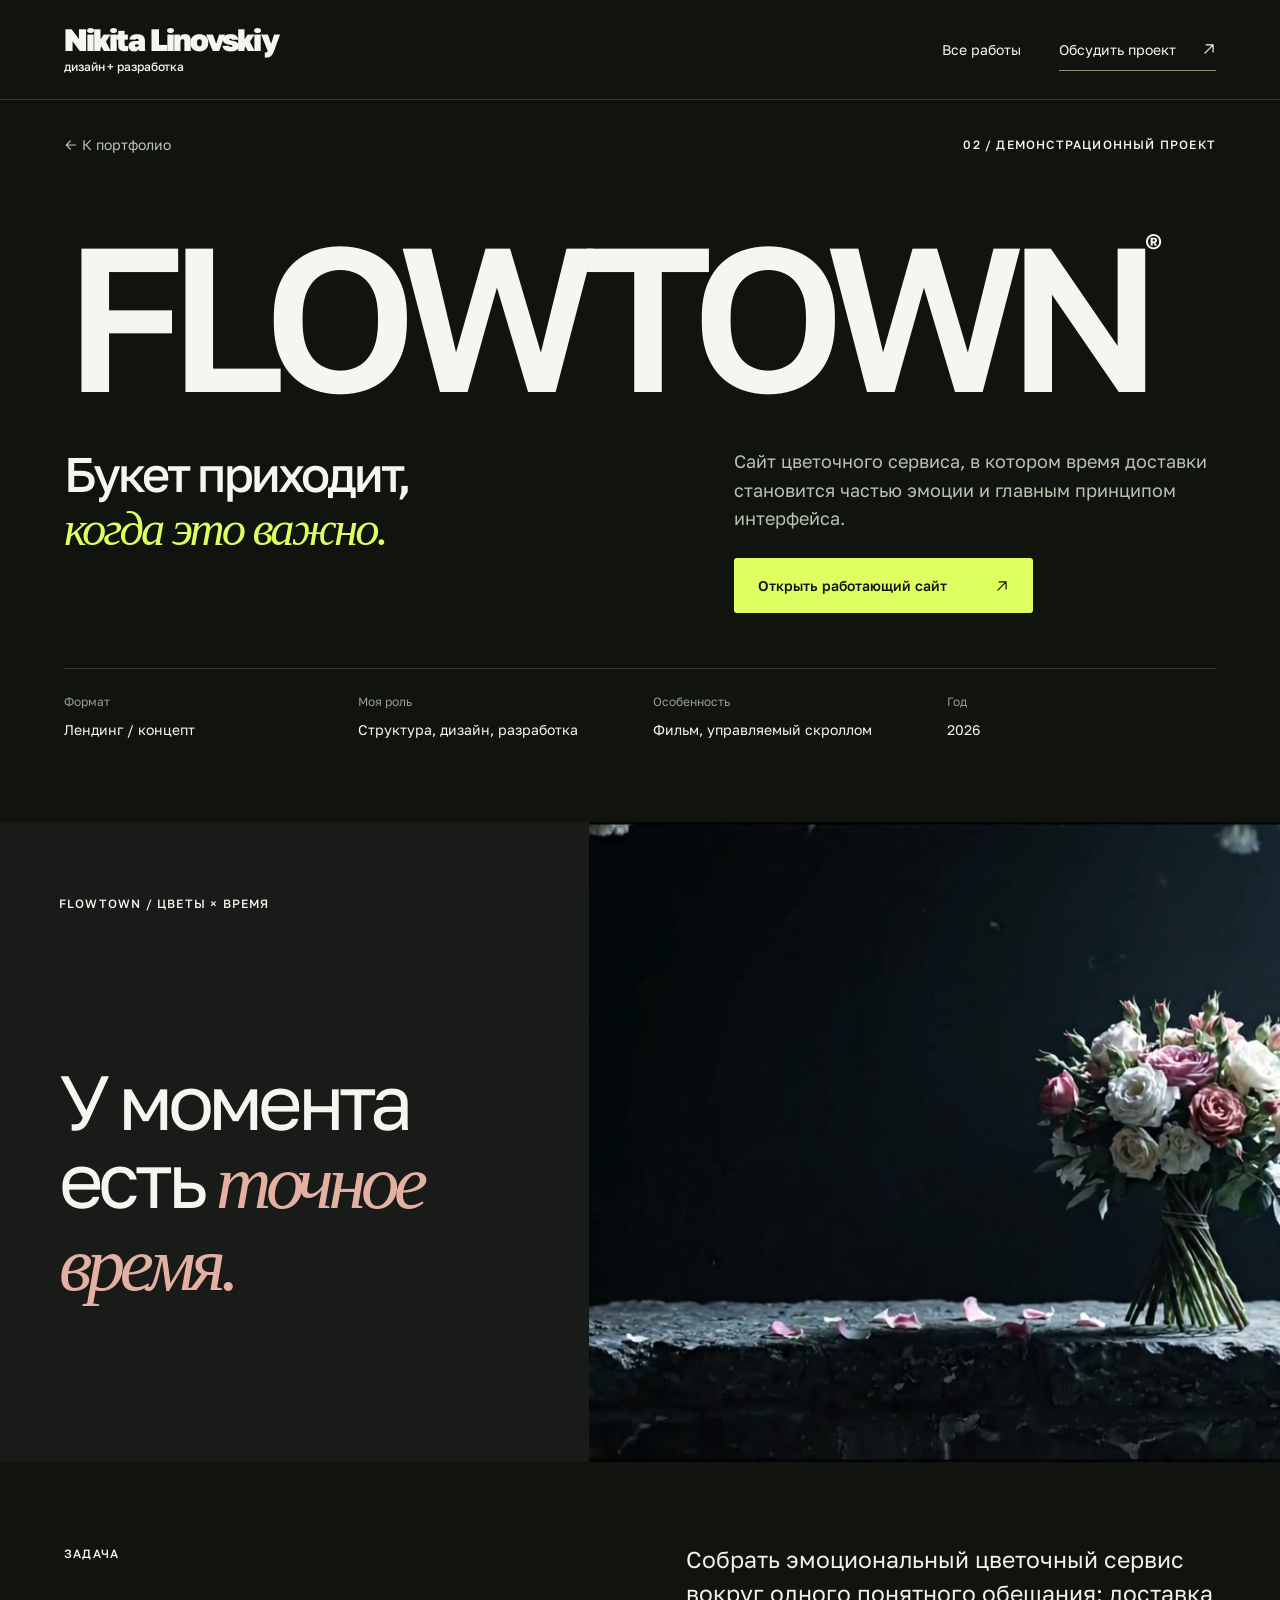
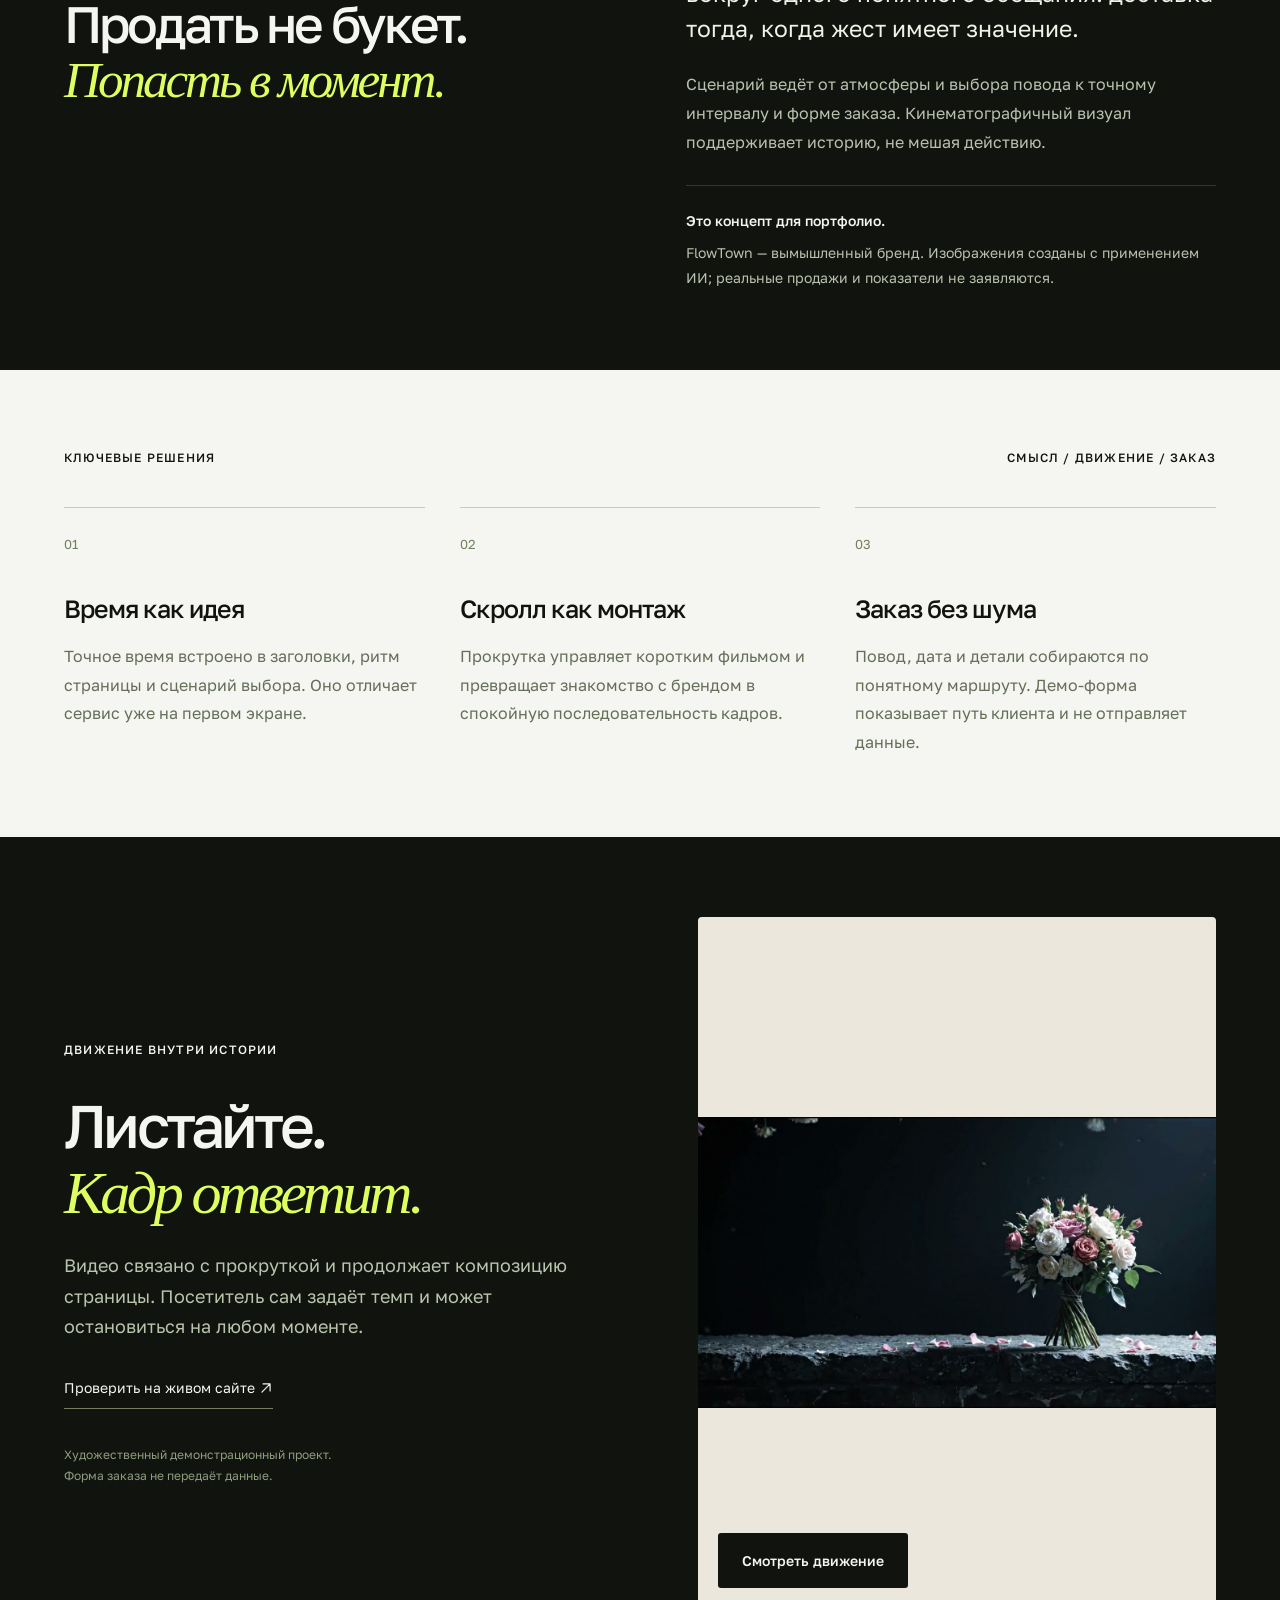
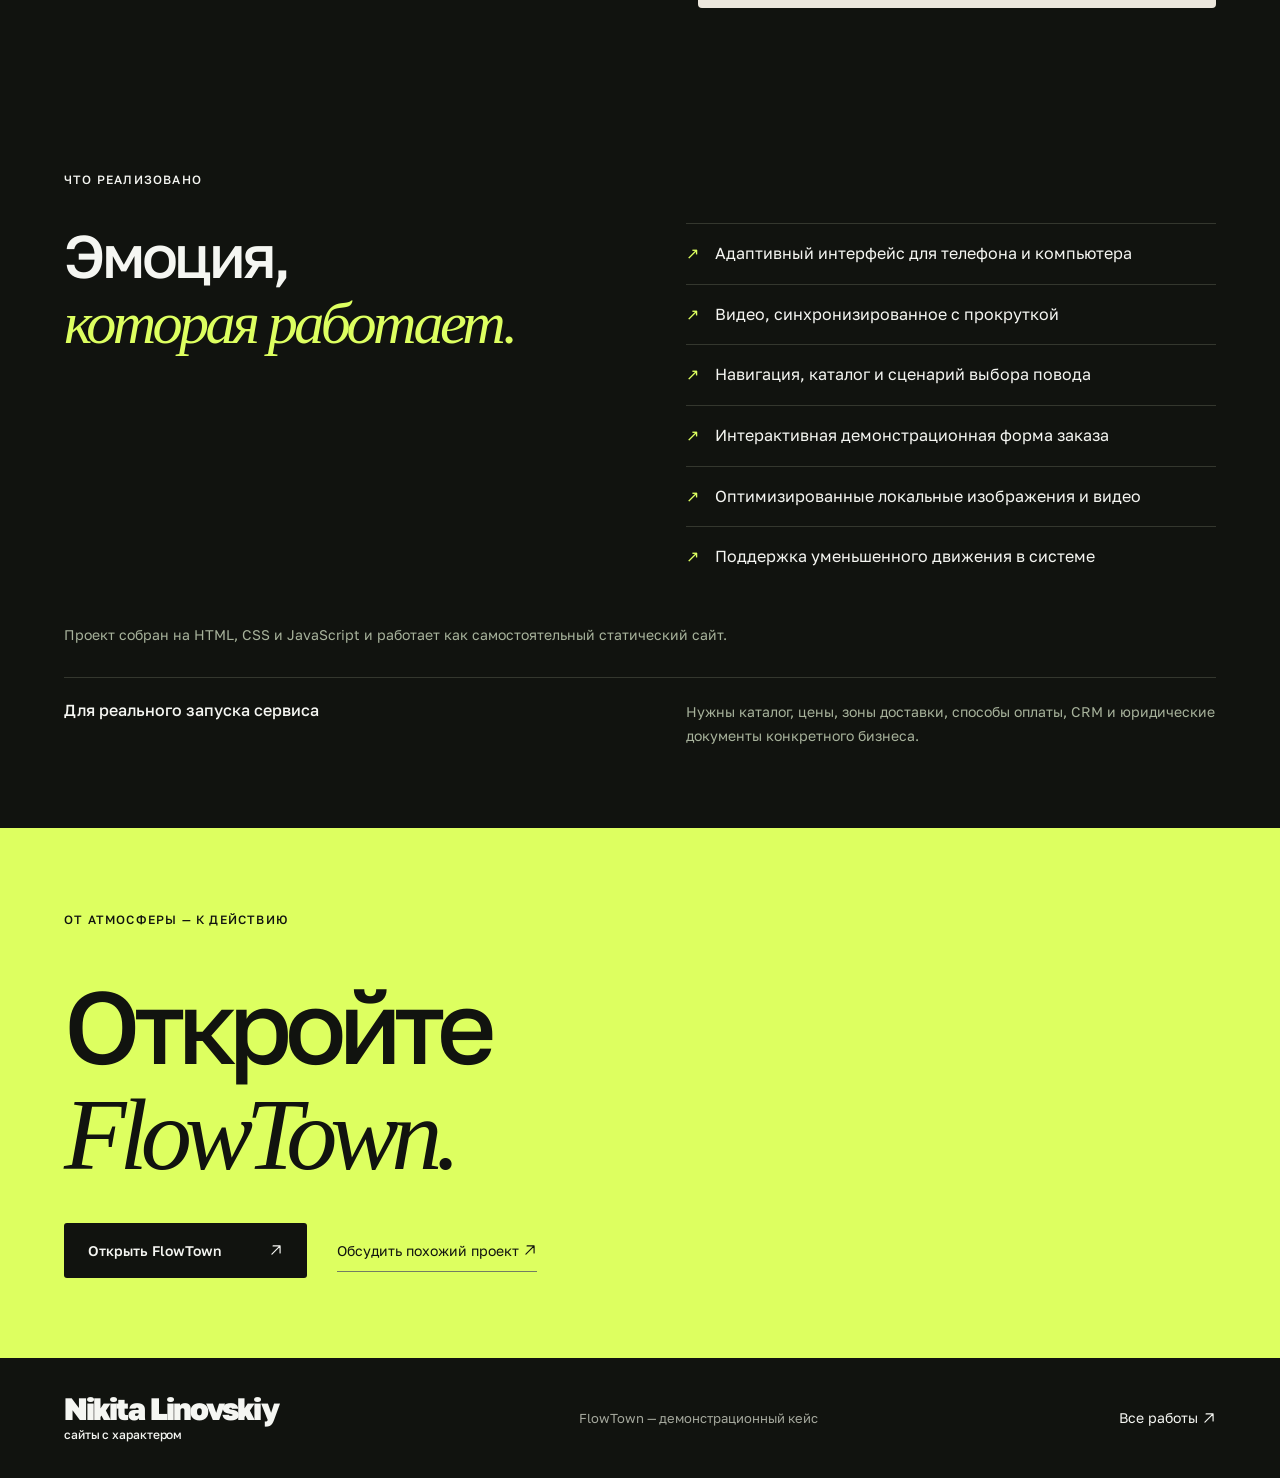
<file: case-flowtown.html>
<!doctype html><html lang="ru"><head><meta charset="utf-8"><meta name="viewport" content="width=device-width,initial-scale=1"><meta name="theme-color" content="#11130f"><title>FlowTown — кейс цветочного сервиса | Nikita Linovskiy</title><meta name="description" content="Кейс FlowTown: сайт цветочного сервиса с кинематографичной подачей, сценарием заказа к точному времени и анимацией по прокрутке."><link rel="icon" href="assets/favicon.svg" type="image/svg+xml"><link rel="stylesheet" href="styles.css?v=20260918-icons"><link rel="stylesheet" href="case.css?v=20260918-icons"></head><body>
<a class="skip" href="#main">К содержимому</a><header class="header"><a class="wordmark" href="index.html">Nikita Linovskiy<span>дизайн + разработка</span></a><nav aria-label="Навигация"><a href="index.html#work">Все работы</a><a href="https://t.me/linovskiywork" target="_blank" rel="noopener">Обсудить проект <span><svg class="ui-icon" viewBox="0 0 24 24" aria-hidden="true" focusable="false"><path d="M5 19 19 5M7 5h12v12" fill="none" stroke="currentColor" stroke-width="2" stroke-linecap="round" stroke-linejoin="round"/></svg></span></a></nav></header>
<main id="main"><section class="case-intro section"><div class="section-top"><a href="index.html#work" class="back-link"><svg class="ui-icon" viewBox="0 0 24 24" aria-hidden="true" focusable="false"><path d="M20 12H4m0 0 7-7m-7 7 7 7" fill="none" stroke="currentColor" stroke-width="2" stroke-linecap="round" stroke-linejoin="round"/></svg> К портфолио</a><span class="eyebrow">02 / ДЕМОНСТРАЦИОННЫЙ ПРОЕКТ</span></div><h1 class="case-name-long">FLOWTOWN<span>®</span></h1><div class="case-summary"><h2>Букет приходит,<br><em>когда это важно.</em></h2><div><p>Сайт цветочного сервиса, в котором время доставки становится частью эмоции и главным принципом интерфейса.</p><a class="button lime" href="demo/flowtown/" target="_blank" rel="noopener">Открыть работающий сайт <span><svg class="ui-icon" viewBox="0 0 24 24" aria-hidden="true" focusable="false"><path d="M5 19 19 5M7 5h12v12" fill="none" stroke="currentColor" stroke-width="2" stroke-linecap="round" stroke-linejoin="round"/></svg></span></a></div></div><dl class="case-facts"><div><dt>Формат</dt><dd>Лендинг / концепт</dd></div><div><dt>Моя роль</dt><dd>Структура, дизайн, разработка</dd></div><div><dt>Особенность</dt><dd>Фильм, управляемый скроллом</dd></div><div><dt>Год</dt><dd>2026</dd></div></dl></section>
<figure class="case-cover case-cover-simple flowtown-cover"><div><span class="eyebrow">FLOWTOWN / ЦВЕТЫ × ВРЕМЯ</span><p>У момента<br>есть <em>точное время.</em></p></div><img src="assets/flowtown-cover.jpg" alt="Кинематографичная композиция с букетом для FlowTown" width="1200" height="800"></figure>
<section class="case-story section"><div><span class="eyebrow">ЗАДАЧА</span><h2 class="section-title">Продать не букет.<br><em>Попасть в момент.</em></h2></div><div><p class="story-lead">Собрать эмоциональный цветочный сервис вокруг одного понятного обещания: доставка тогда, когда жест имеет значение.</p><p>Сценарий ведёт от атмосферы и выбора повода к точному интервалу и форме заказа. Кинематографичный визуал поддерживает историю, не мешая действию.</p><div class="honest-note"><strong>Это концепт для портфолио.</strong><p>FlowTown — вымышленный бренд. Изображения созданы с применением ИИ; реальные продажи и показатели не заявляются.</p></div></div></section>
<section class="case-solutions section"><div class="section-top"><span class="eyebrow">КЛЮЧЕВЫЕ РЕШЕНИЯ</span><span class="eyebrow">СМЫСЛ / ДВИЖЕНИЕ / ЗАКАЗ</span></div><div class="solutions-grid"><article><span>01</span><h3>Время как идея</h3><p>Точное время встроено в заголовки, ритм страницы и сценарий выбора. Оно отличает сервис уже на первом экране.</p></article><article><span>02</span><h3>Скролл как монтаж</h3><p>Прокрутка управляет коротким фильмом и превращает знакомство с брендом в спокойную последовательность кадров.</p></article><article><span>03</span><h3>Заказ без шума</h3><p>Повод, дата и детали собираются по понятному маршруту. Демо-форма показывает путь клиента и не отправляет данные.</p></article></div></section>
<section class="motion-story section"><div><span class="eyebrow">ДВИЖЕНИЕ ВНУТРИ ИСТОРИИ</span><h2 class="section-title">Листайте.<br><em>Кадр ответит.</em></h2><p>Видео связано с прокруткой и продолжает композицию страницы. Посетитель сам задаёт темп и может остановиться на любом моменте.</p><a class="text-button" href="demo/flowtown/" target="_blank" rel="noopener">Проверить на живом сайте <svg class="ui-icon" viewBox="0 0 24 24" aria-hidden="true" focusable="false"><path d="M5 19 19 5M7 5h12v12" fill="none" stroke="currentColor" stroke-width="2" stroke-linecap="round" stroke-linejoin="round"/></svg></a><span class="asset-note">Художественный демонстрационный проект.<br>Форма заказа не передаёт данные.</span></div><figure><video id="case-motion" muted playsinline loop preload="metadata" poster="assets/flowtown-cover.jpg" aria-label="Кинематографичное движение букета FlowTown"><source src="demo/flowtown/assets/hero-scrub.mp4" type="video/mp4"></video><button id="case-motion-toggle" class="button ink" aria-pressed="false">Смотреть движение</button></figure></section>
<section class="case-build section"><span class="eyebrow">ЧТО РЕАЛИЗОВАНО</span><div class="build-grid"><h2 class="section-title">Эмоция,<br><em>которая работает.</em></h2><ul><li>Адаптивный интерфейс для телефона и компьютера</li><li>Видео, синхронизированное с прокруткой</li><li>Навигация, каталог и сценарий выбора повода</li><li>Интерактивная демонстрационная форма заказа</li><li>Оптимизированные локальные изображения и видео</li><li>Поддержка уменьшенного движения в системе</li></ul></div><p class="build-note">Проект собран на HTML, CSS и JavaScript и работает как самостоятельный статический сайт.</p><div class="case-limit"><strong>Для реального запуска сервиса</strong><p>Нужны каталог, цены, зоны доставки, способы оплаты, CRM и юридические документы конкретного бизнеса.</p></div></section>
<section class="case-finish section"><span class="eyebrow">ОТ АТМОСФЕРЫ — К ДЕЙСТВИЮ</span><h2>Откройте<br><em>FlowTown.</em></h2><a class="button ink" href="demo/flowtown/" target="_blank" rel="noopener">Открыть FlowTown <span><svg class="ui-icon" viewBox="0 0 24 24" aria-hidden="true" focusable="false"><path d="M5 19 19 5M7 5h12v12" fill="none" stroke="currentColor" stroke-width="2" stroke-linecap="round" stroke-linejoin="round"/></svg></span></a><a class="text-button" href="https://t.me/linovskiywork" target="_blank" rel="noopener">Обсудить похожий проект <svg class="ui-icon" viewBox="0 0 24 24" aria-hidden="true" focusable="false"><path d="M5 19 19 5M7 5h12v12" fill="none" stroke="currentColor" stroke-width="2" stroke-linecap="round" stroke-linejoin="round"/></svg></a></section></main>
<footer><a class="wordmark" href="index.html">Nikita Linovskiy<span>сайты с характером</span></a><p>FlowTown — демонстрационный кейс</p><a href="index.html#work">Все работы <svg class="ui-icon" viewBox="0 0 24 24" aria-hidden="true" focusable="false"><path d="M5 19 19 5M7 5h12v12" fill="none" stroke="currentColor" stroke-width="2" stroke-linecap="round" stroke-linejoin="round"/></svg></a></footer><script src="site-config.js"></script><script src="app.js?v=20260918-icons"></script></body></html>
</file>
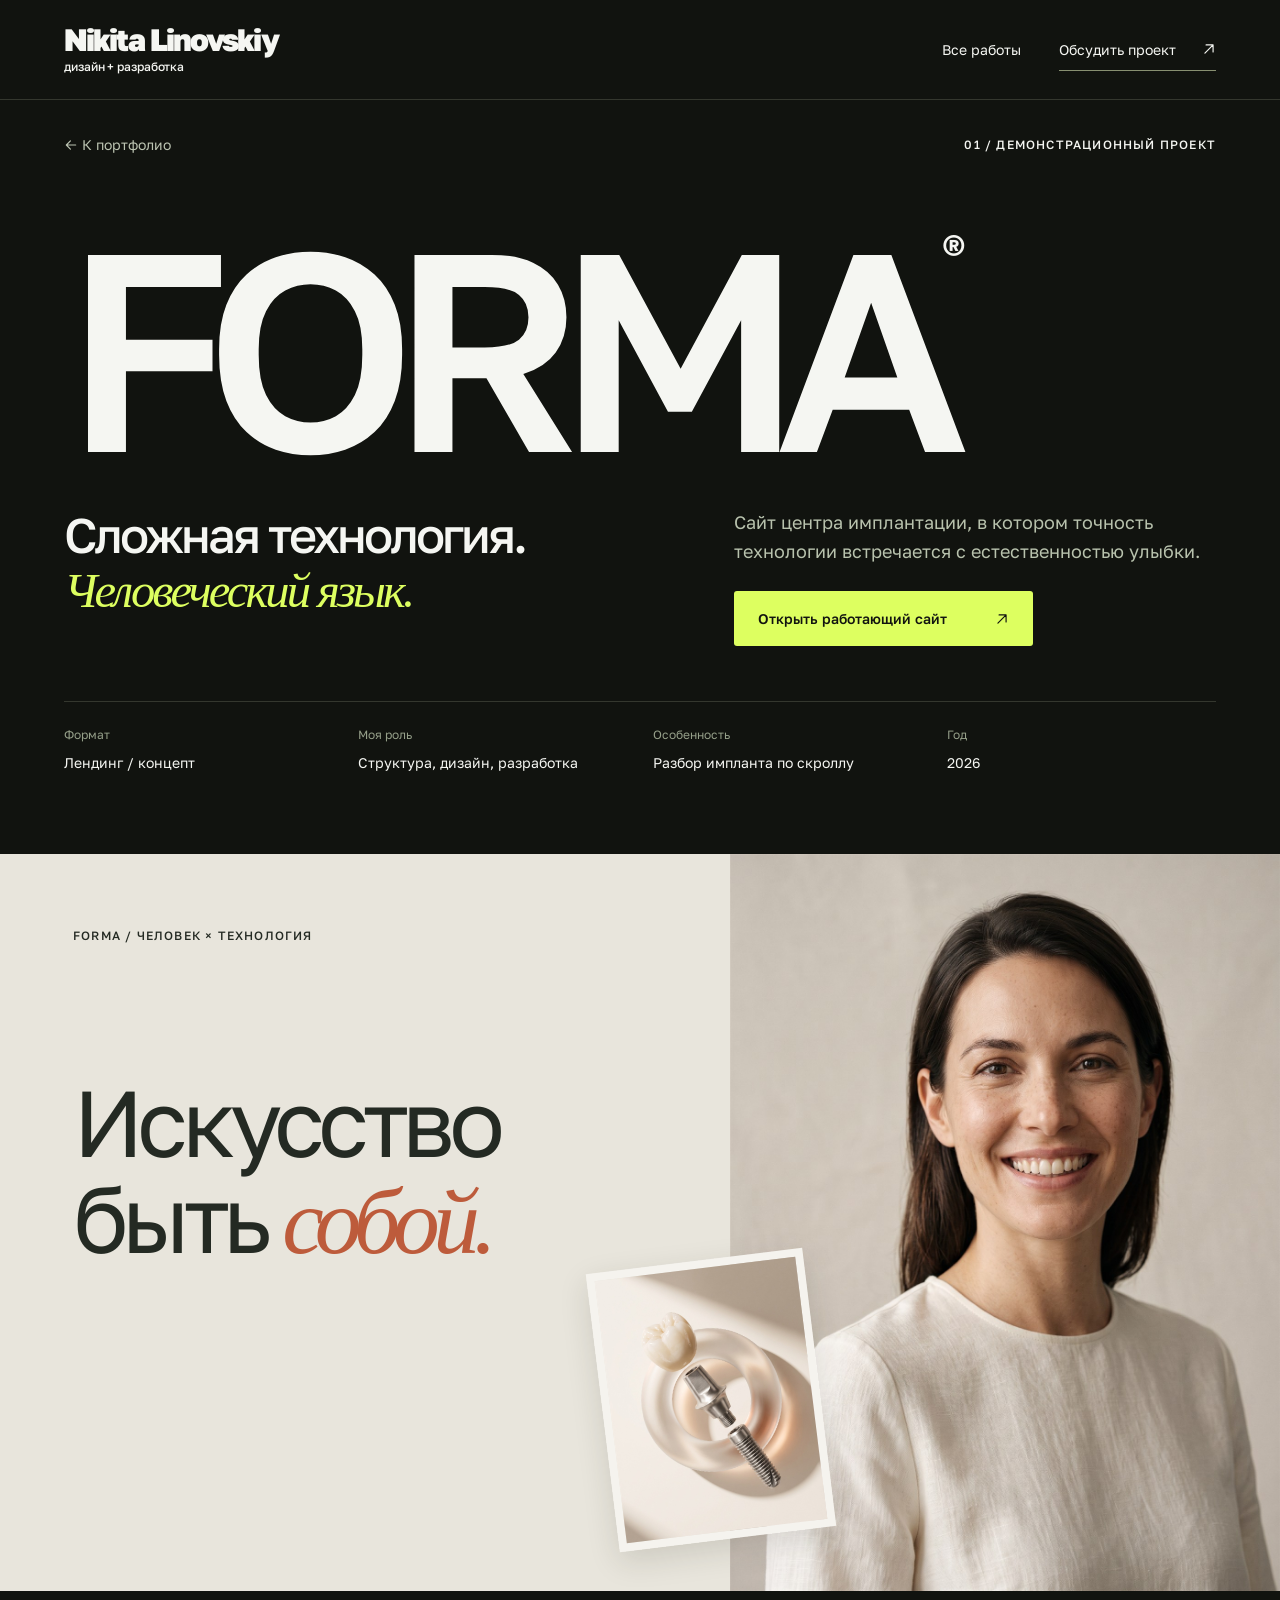
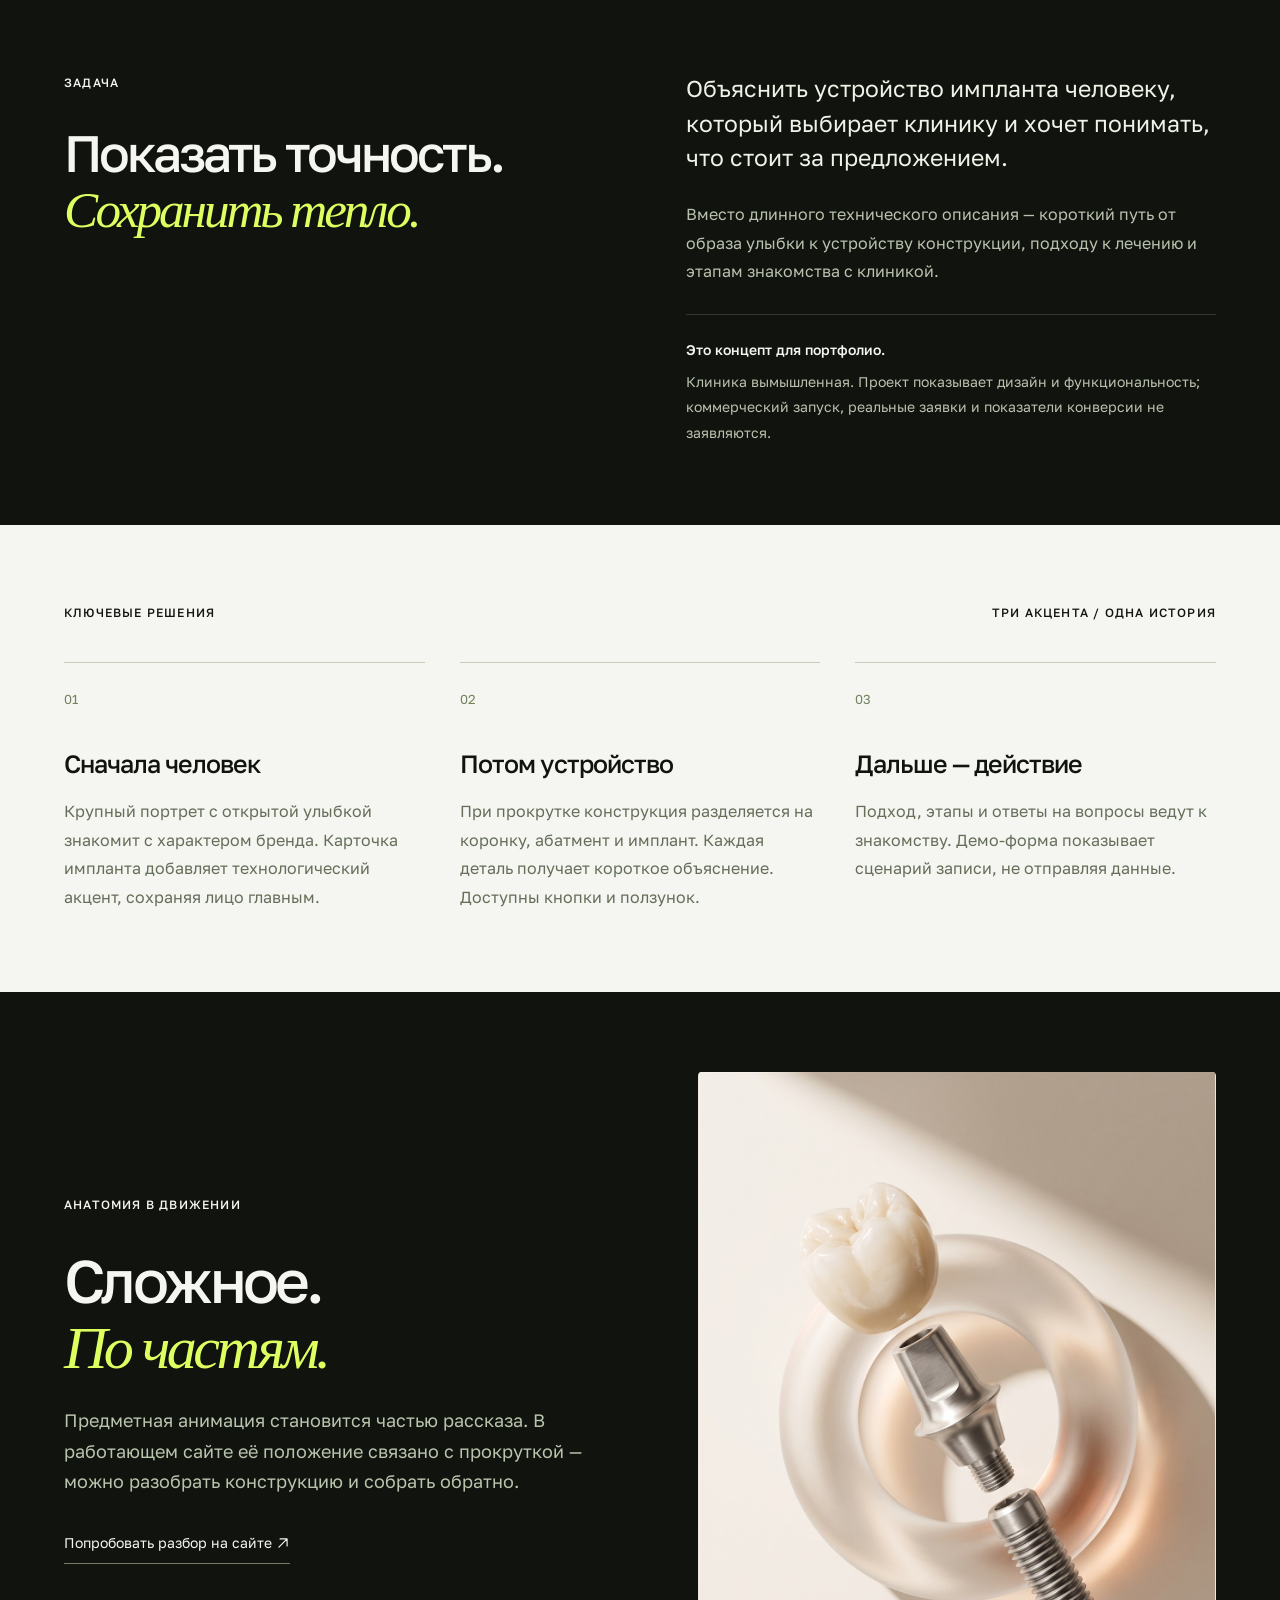
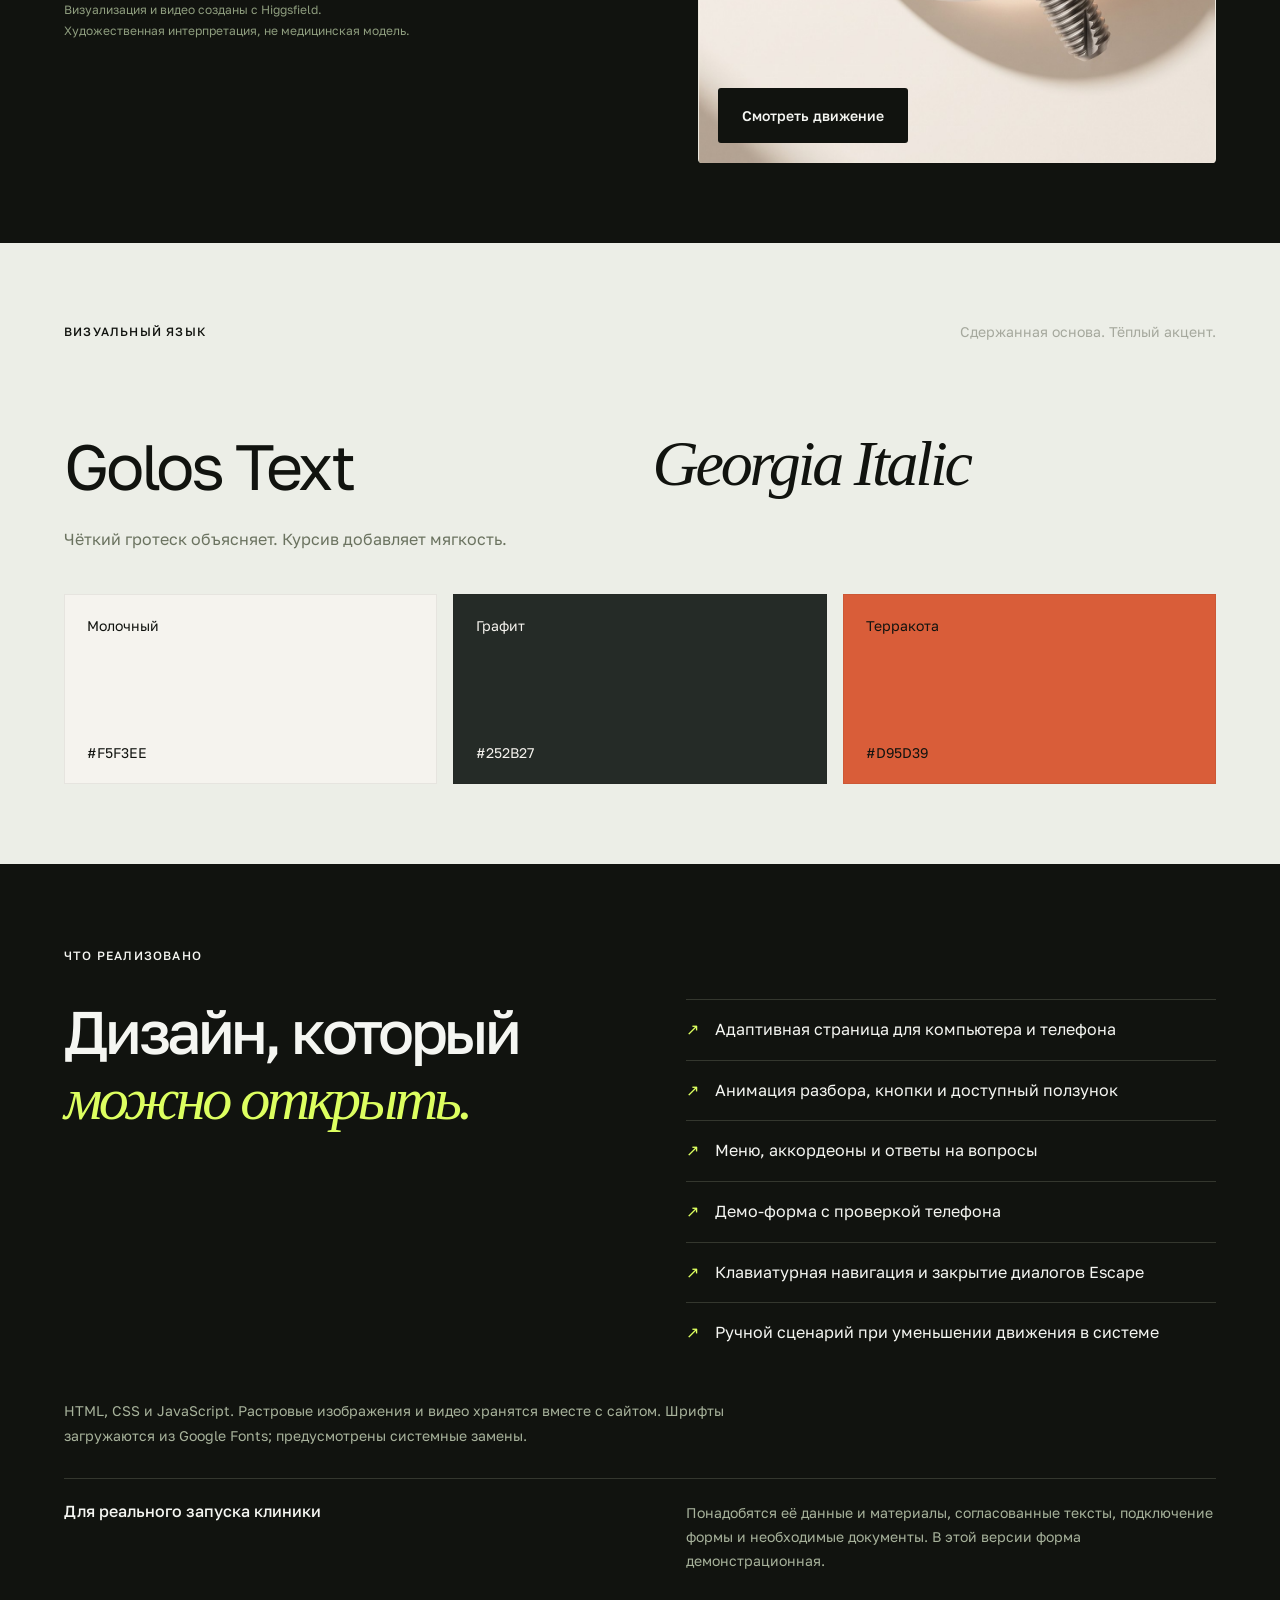
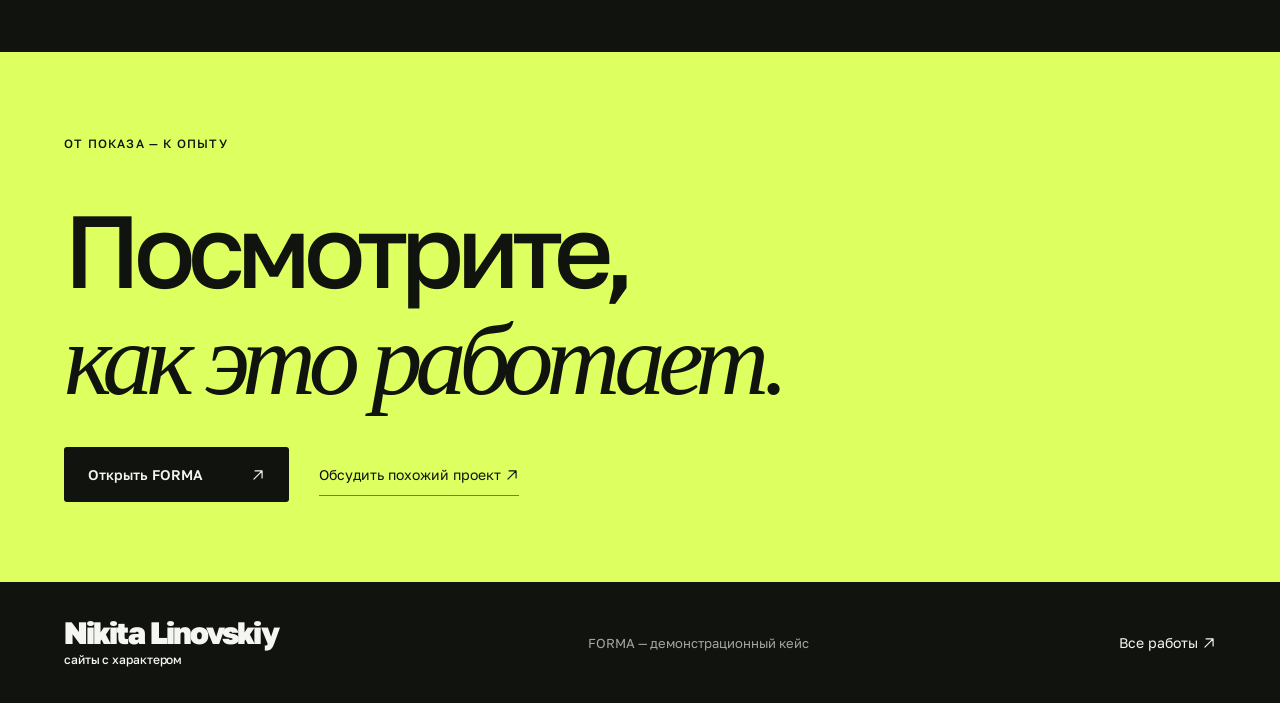
<file: case-forma.html>
<!doctype html><html lang="ru"><head><meta charset="utf-8"><meta name="viewport" content="width=device-width,initial-scale=1"><meta name="theme-color" content="#11130f"><title>FORMA — кейс сайта клиники | Nikita Linovskiy</title><meta name="description" content="Как представить сложную технологию через понятный сайт: структура, портрет с улыбкой, анимация разбора импланта и адаптивная разработка. Концепт FORMA от Nikita Linovskiy."><link rel="icon" href="assets/favicon.svg" type="image/svg+xml"><link rel="stylesheet" href="styles.css?v=20260918-icons"><link rel="stylesheet" href="case.css?v=20260918-icons"></head><body>
<a class="skip" href="#main">К содержимому</a><header class="header"><a class="wordmark" href="index.html">Nikita Linovskiy<span>дизайн + разработка</span></a><nav aria-label="Навигация"><a href="index.html#work">Все работы</a><a href="https://t.me/linovskiywork" target="_blank" rel="noopener">Обсудить проект <span><svg class="ui-icon" viewBox="0 0 24 24" aria-hidden="true" focusable="false"><path d="M5 19 19 5M7 5h12v12" fill="none" stroke="currentColor" stroke-width="2" stroke-linecap="round" stroke-linejoin="round"/></svg></span></a></nav></header>
<main id="main"><section class="case-intro section"><div class="section-top"><a href="index.html#work" class="back-link"><svg class="ui-icon" viewBox="0 0 24 24" aria-hidden="true" focusable="false"><path d="M20 12H4m0 0 7-7m-7 7 7 7" fill="none" stroke="currentColor" stroke-width="2" stroke-linecap="round" stroke-linejoin="round"/></svg> К портфолио</a><span class="eyebrow">01 / ДЕМОНСТРАЦИОННЫЙ ПРОЕКТ</span></div><h1>FORMA<span>®</span></h1><div class="case-summary"><h2>Сложная технология.<br><em>Человеческий язык.</em></h2><div><p>Сайт центра имплантации, в котором точность технологии встречается с естественностью улыбки.</p><a class="button lime" href="demo/forma/" target="_blank" rel="noopener">Открыть работающий сайт <span><svg class="ui-icon" viewBox="0 0 24 24" aria-hidden="true" focusable="false"><path d="M5 19 19 5M7 5h12v12" fill="none" stroke="currentColor" stroke-width="2" stroke-linecap="round" stroke-linejoin="round"/></svg></span></a></div></div><dl class="case-facts"><div><dt>Формат</dt><dd>Лендинг / концепт</dd></div><div><dt>Моя роль</dt><dd>Структура, дизайн, разработка</dd></div><div><dt>Особенность</dt><dd>Разбор импланта по скроллу</dd></div><div><dt>Год</dt><dd>2026</dd></div></dl></section>
<figure class="case-cover"><div><span class="eyebrow">FORMA / ЧЕЛОВЕК × ТЕХНОЛОГИЯ</span><p>Искусство<br>быть <em>собой.</em></p></div><img src="assets/hero-smile.jpg" alt="Портрет с естественной улыбкой, созданный для первого экрана FORMA" width="1200" height="1600"><img class="case-cover-implant" src="assets/implant-editorial.jpg" width="1200" height="1607" alt="Имплант как дополнительный предметный акцент"></figure>
<section class="case-story section"><div><span class="eyebrow">ЗАДАЧА</span><h2 class="section-title">Показать точность.<br><em>Сохранить тепло.</em></h2></div><div><p class="story-lead">Объяснить устройство импланта человеку, который выбирает клинику и хочет понимать, что стоит за предложением.</p><p>Вместо длинного технического описания — короткий путь от образа улыбки к устройству конструкции, подходу к лечению и этапам знакомства с клиникой.</p><div class="honest-note"><strong>Это концепт для портфолио.</strong><p>Клиника вымышленная. Проект показывает дизайн и функциональность; коммерческий запуск, реальные заявки и показатели конверсии не заявляются.</p></div></div></section>
<section class="case-solutions section"><div class="section-top"><span class="eyebrow">КЛЮЧЕВЫЕ РЕШЕНИЯ</span><span class="eyebrow">ТРИ АКЦЕНТА / ОДНА ИСТОРИЯ</span></div><div class="solutions-grid"><article><span>01</span><h3>Сначала человек</h3><p>Крупный портрет с открытой улыбкой знакомит с характером бренда. Карточка импланта добавляет технологический акцент, сохраняя лицо главным.</p></article><article><span>02</span><h3>Потом устройство</h3><p>При прокрутке конструкция разделяется на коронку, абатмент и имплант. Каждая деталь получает короткое объяснение. Доступны кнопки и ползунок.</p></article><article><span>03</span><h3>Дальше — действие</h3><p>Подход, этапы и ответы на вопросы ведут к знакомству. Демо-форма показывает сценарий записи, не отправляя данные.</p></article></div></section>
<section class="motion-story section"><div><span class="eyebrow">АНАТОМИЯ В ДВИЖЕНИИ</span><h2 class="section-title">Сложное.<br><em>По частям.</em></h2><p>Предметная анимация становится частью рассказа. В работающем сайте её положение связано с прокруткой — можно разобрать конструкцию и собрать обратно.</p><a class="text-button" href="demo/forma/#technology" target="_blank" rel="noopener">Попробовать разбор на сайте <svg class="ui-icon" viewBox="0 0 24 24" aria-hidden="true" focusable="false"><path d="M5 19 19 5M7 5h12v12" fill="none" stroke="currentColor" stroke-width="2" stroke-linecap="round" stroke-linejoin="round"/></svg></a><span class="asset-note">Визуализация и видео созданы с Higgsfield.<br>Художественная интерпретация, не медицинская модель.</span></div><figure><video id="case-motion" muted playsinline loop preload="metadata" poster="assets/implant-editorial.jpg" aria-label="Анимация сборки и разбора импланта"><source src="demo/forma/assets/implant-editorial.mp4" type="video/mp4"></video><button id="case-motion-toggle" class="button ink" aria-pressed="false">Смотреть движение</button></figure></section>
<section class="case-style section"><div class="section-top"><span class="eyebrow">ВИЗУАЛЬНЫЙ ЯЗЫК</span><p>Сдержанная основа. Тёплый акцент.</p></div><div class="type-board"><span class="type-sans">Golos Text</span><span class="type-serif">Georgia Italic</span><p>Чёткий гротеск объясняет. Курсив добавляет мягкость.</p></div><div class="palette"><div style="--swatch:#f5f3ee"><span>Молочный</span><span>#F5F3EE</span></div><div style="--swatch:#252b27" class="swatch-dark"><span>Графит</span><span>#252B27</span></div><div style="--swatch:#d95d39"><span>Терракота</span><span>#D95D39</span></div></div></section>
<section class="case-build section"><span class="eyebrow">ЧТО РЕАЛИЗОВАНО</span><div class="build-grid"><h2 class="section-title">Дизайн, который<br><em>можно открыть.</em></h2><ul><li>Адаптивная страница для компьютера и телефона</li><li>Анимация разбора, кнопки и доступный ползунок</li><li>Меню, аккордеоны и ответы на вопросы</li><li>Демо-форма с проверкой телефона</li><li>Клавиатурная навигация и закрытие диалогов Escape</li><li>Ручной сценарий при уменьшении движения в системе</li></ul></div><p class="build-note">HTML, CSS и JavaScript. Растровые изображения и видео хранятся вместе с сайтом. Шрифты загружаются из Google Fonts; предусмотрены системные замены.</p><div class="case-limit"><strong>Для реального запуска клиники</strong><p>Понадобятся её данные и материалы, согласованные тексты, подключение формы и необходимые документы. В этой версии форма демонстрационная.</p></div></section>
<section class="case-finish section"><span class="eyebrow">ОТ ПОКАЗА — К ОПЫТУ</span><h2>Посмотрите,<br><em>как это работает.</em></h2><a class="button ink" href="demo/forma/" target="_blank" rel="noopener">Открыть FORMA <span><svg class="ui-icon" viewBox="0 0 24 24" aria-hidden="true" focusable="false"><path d="M5 19 19 5M7 5h12v12" fill="none" stroke="currentColor" stroke-width="2" stroke-linecap="round" stroke-linejoin="round"/></svg></span></a><a class="text-button" href="https://t.me/linovskiywork" target="_blank" rel="noopener">Обсудить похожий проект <svg class="ui-icon" viewBox="0 0 24 24" aria-hidden="true" focusable="false"><path d="M5 19 19 5M7 5h12v12" fill="none" stroke="currentColor" stroke-width="2" stroke-linecap="round" stroke-linejoin="round"/></svg></a></section>
</main><footer><a class="wordmark" href="index.html">Nikita Linovskiy<span>сайты с характером</span></a><p>FORMA — демонстрационный кейс</p><a href="index.html#work">Все работы <svg class="ui-icon" viewBox="0 0 24 24" aria-hidden="true" focusable="false"><path d="M5 19 19 5M7 5h12v12" fill="none" stroke="currentColor" stroke-width="2" stroke-linecap="round" stroke-linejoin="round"/></svg></a></footer><script src="site-config.js"></script><script src="app.js?v=20260918-icons"></script></body></html>
</file>
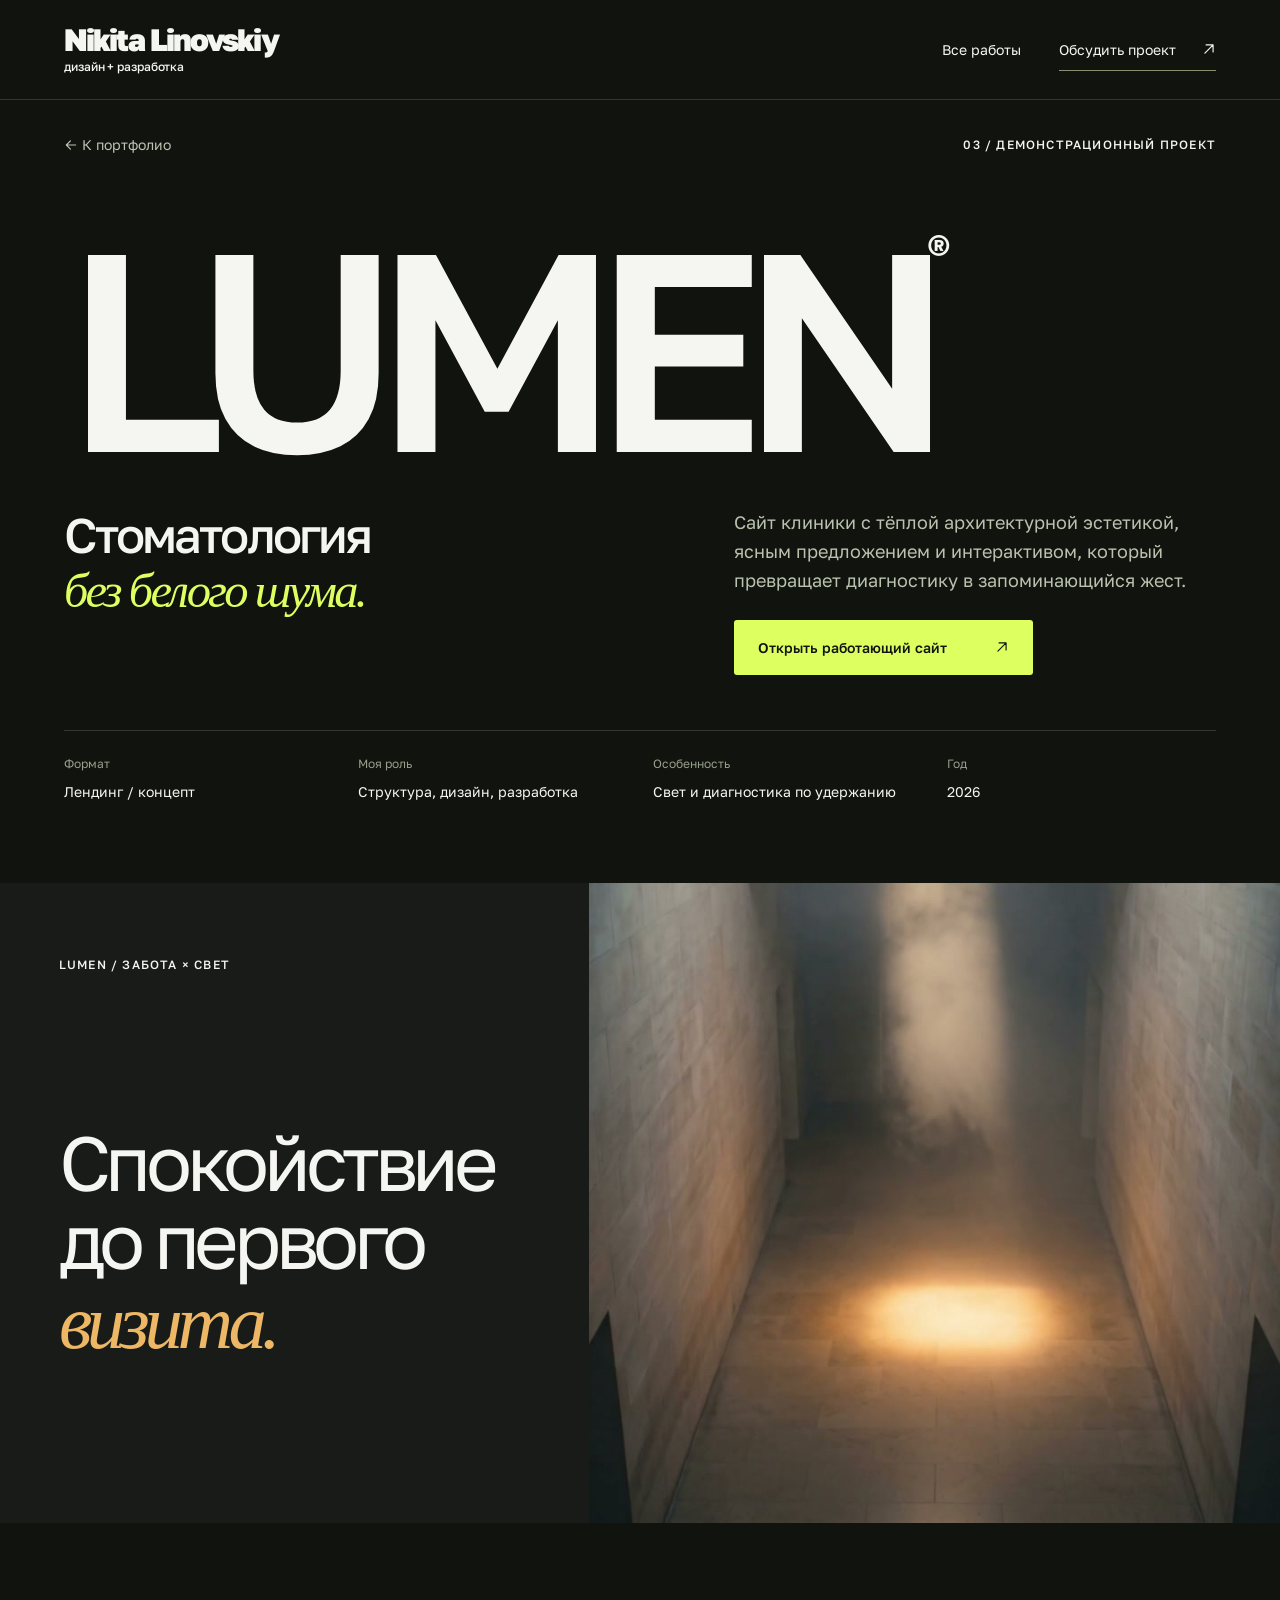
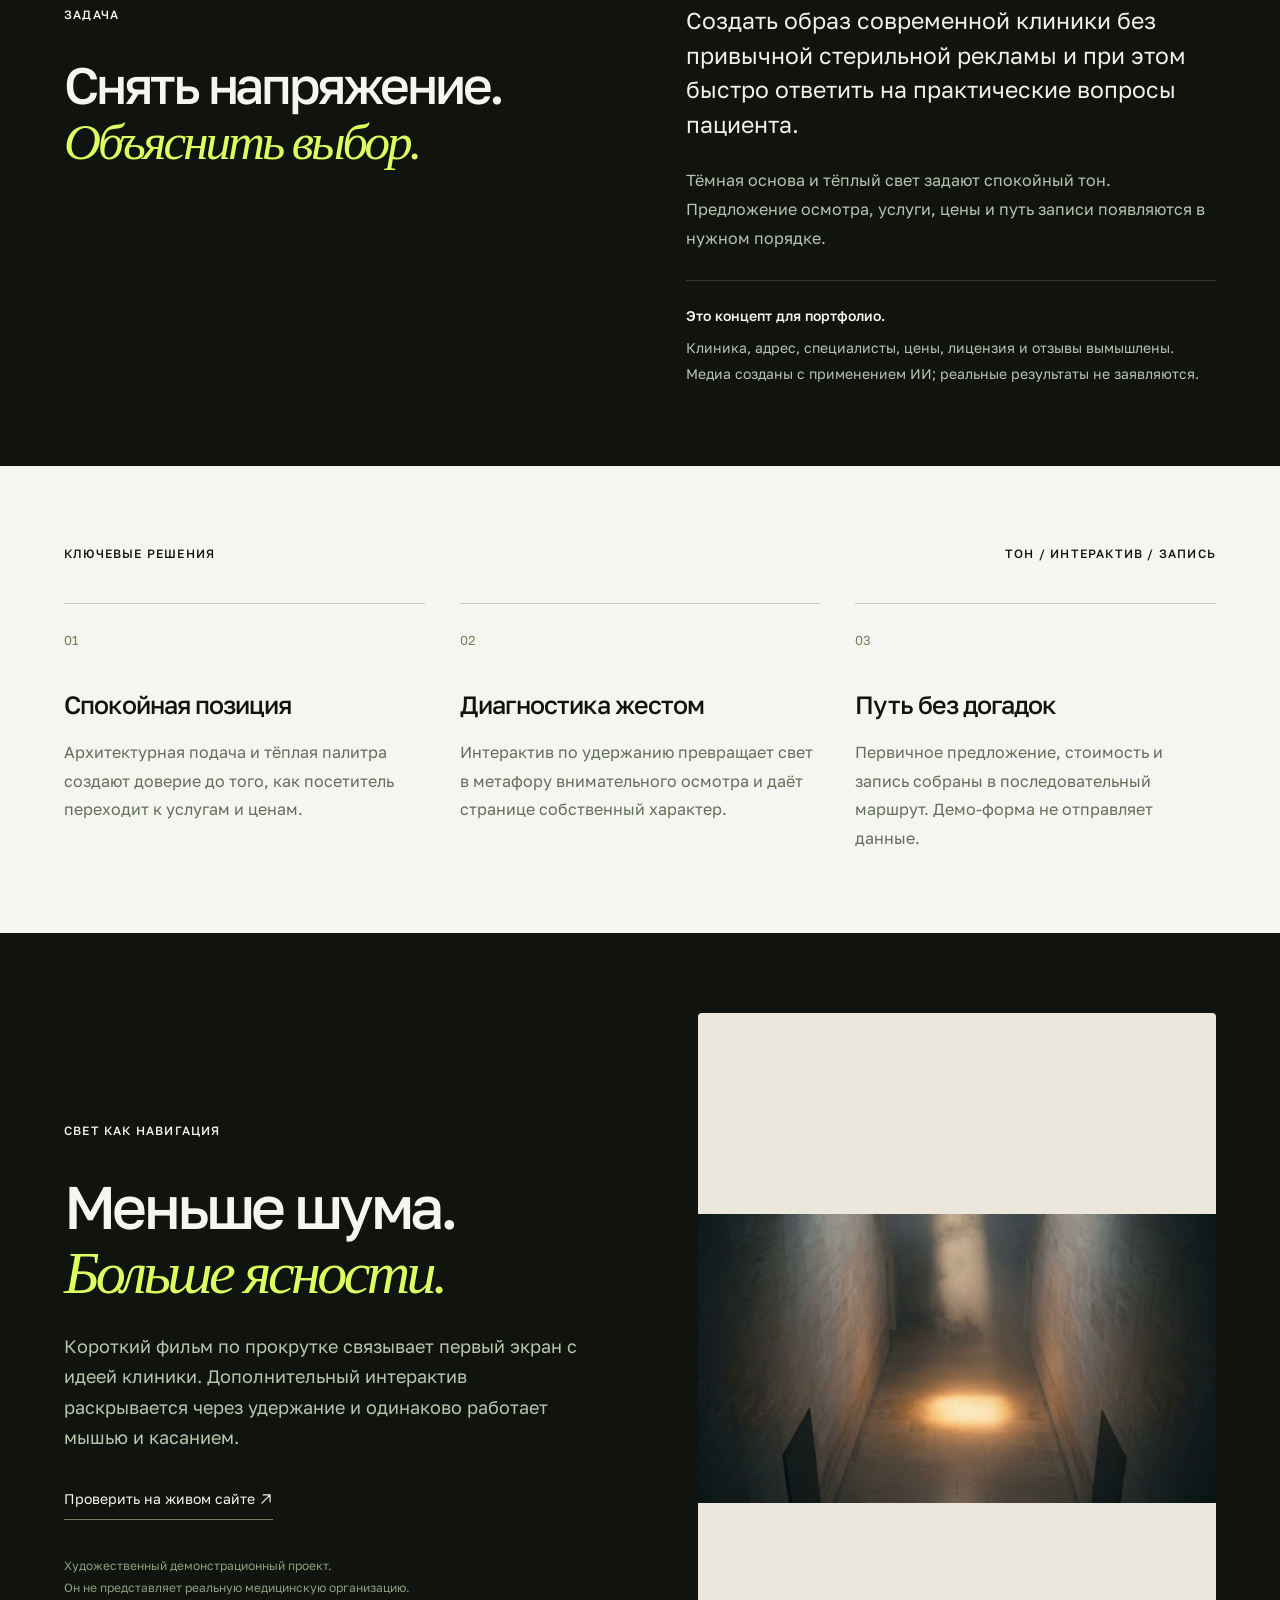
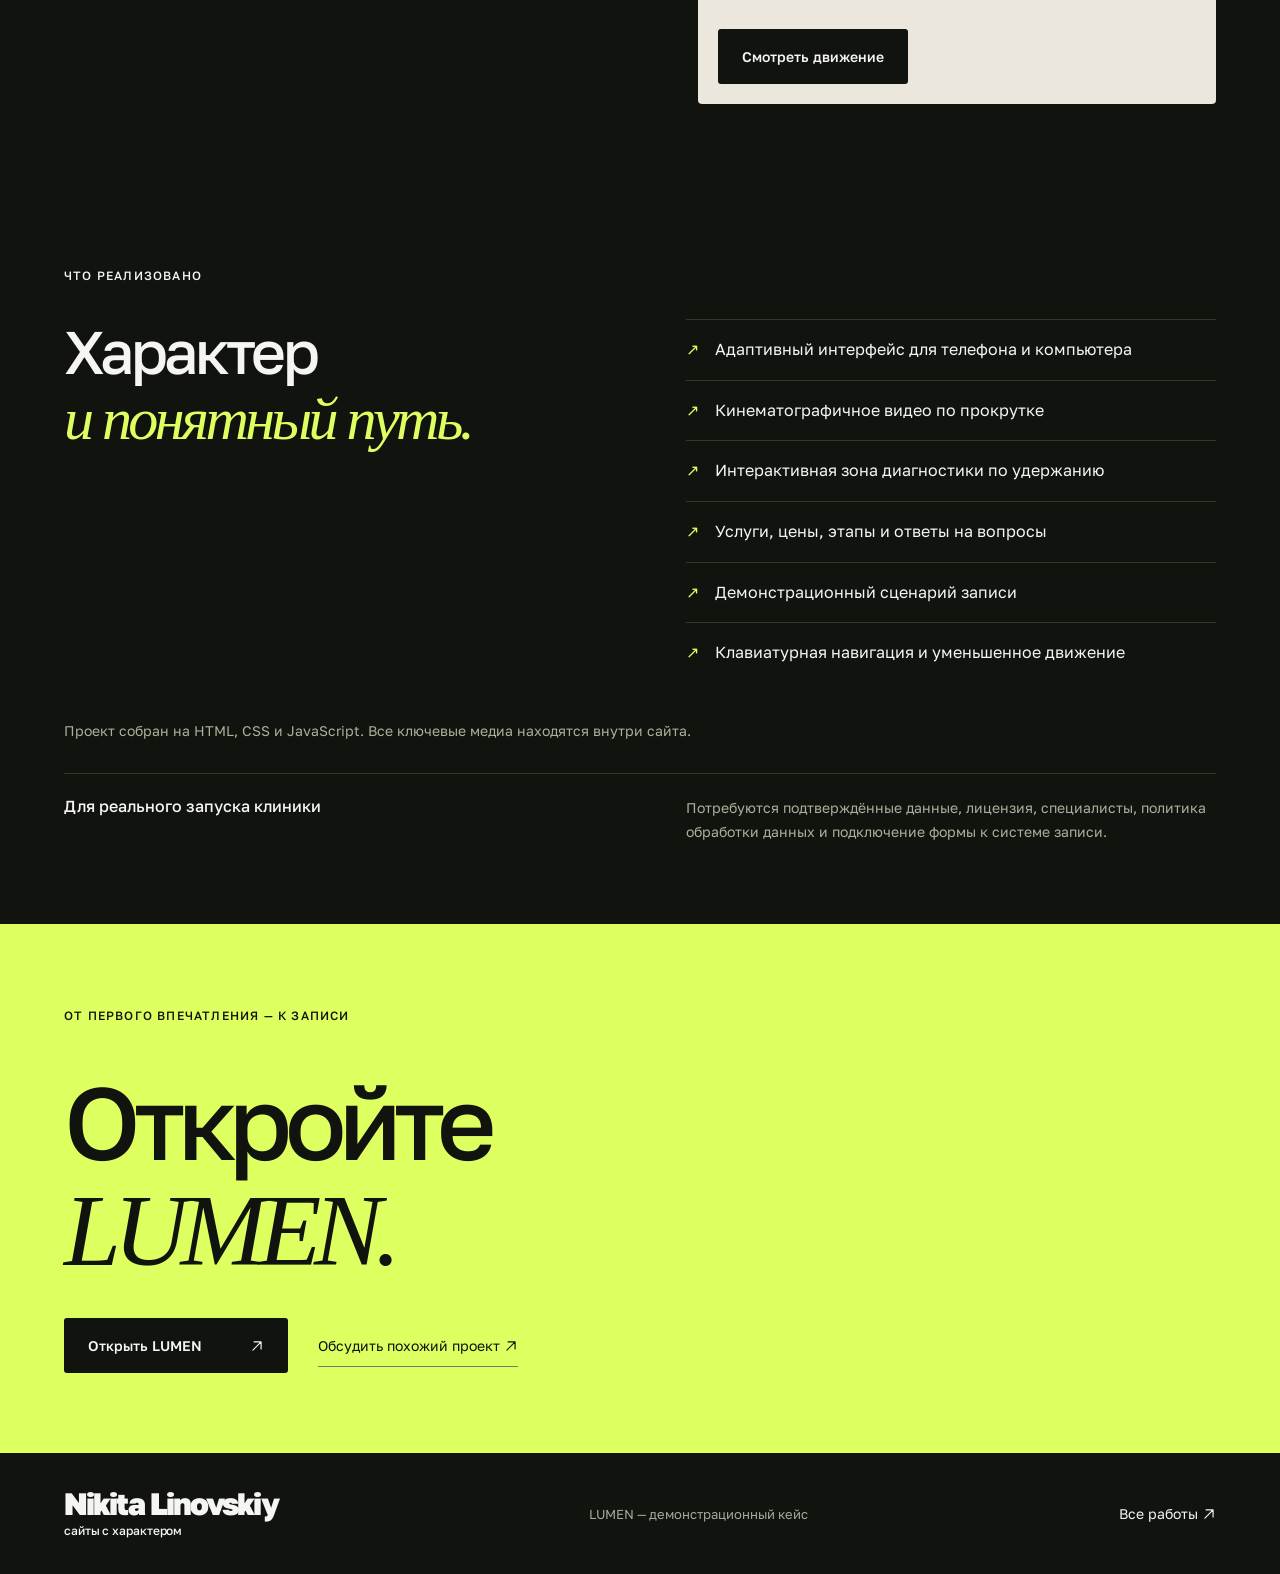
<file: case-lumen.html>
<!doctype html><html lang="ru"><head><meta charset="utf-8"><meta name="viewport" content="width=device-width,initial-scale=1"><meta name="theme-color" content="#11130f"><title>LUMEN — кейс сайта стоматологии | Nikita Linovskiy</title><meta name="description" content="Кейс LUMEN: атмосферный сайт стоматологии с понятной записью, интерактивной диагностикой и движением по прокрутке."><link rel="icon" href="assets/favicon.svg" type="image/svg+xml"><link rel="stylesheet" href="styles.css?v=20260918-icons"><link rel="stylesheet" href="case.css?v=20260918-icons"></head><body>
<a class="skip" href="#main">К содержимому</a><header class="header"><a class="wordmark" href="index.html">Nikita Linovskiy<span>дизайн + разработка</span></a><nav aria-label="Навигация"><a href="index.html#work">Все работы</a><a href="https://t.me/linovskiywork" target="_blank" rel="noopener">Обсудить проект <span><svg class="ui-icon" viewBox="0 0 24 24" aria-hidden="true" focusable="false"><path d="M5 19 19 5M7 5h12v12" fill="none" stroke="currentColor" stroke-width="2" stroke-linecap="round" stroke-linejoin="round"/></svg></span></a></nav></header>
<main id="main"><section class="case-intro section"><div class="section-top"><a href="index.html#work" class="back-link"><svg class="ui-icon" viewBox="0 0 24 24" aria-hidden="true" focusable="false"><path d="M20 12H4m0 0 7-7m-7 7 7 7" fill="none" stroke="currentColor" stroke-width="2" stroke-linecap="round" stroke-linejoin="round"/></svg> К портфолио</a><span class="eyebrow">03 / ДЕМОНСТРАЦИОННЫЙ ПРОЕКТ</span></div><h1>LUMEN<span>®</span></h1><div class="case-summary"><h2>Стоматология<br><em>без белого шума.</em></h2><div><p>Сайт клиники с тёплой архитектурной эстетикой, ясным предложением и интерактивом, который превращает диагностику в запоминающийся жест.</p><a class="button lime" href="demo/lumen/" target="_blank" rel="noopener">Открыть работающий сайт <span><svg class="ui-icon" viewBox="0 0 24 24" aria-hidden="true" focusable="false"><path d="M5 19 19 5M7 5h12v12" fill="none" stroke="currentColor" stroke-width="2" stroke-linecap="round" stroke-linejoin="round"/></svg></span></a></div></div><dl class="case-facts"><div><dt>Формат</dt><dd>Лендинг / концепт</dd></div><div><dt>Моя роль</dt><dd>Структура, дизайн, разработка</dd></div><div><dt>Особенность</dt><dd>Свет и диагностика по удержанию</dd></div><div><dt>Год</dt><dd>2026</dd></div></dl></section>
<figure class="case-cover case-cover-simple lumen-cover"><div><span class="eyebrow">LUMEN / ЗАБОТА × СВЕТ</span><p>Спокойствие<br>до первого <em>визита.</em></p></div><img src="assets/lumen-cover.jpg" alt="Архитектурный интерьер с тёплым светом для проекта LUMEN" width="1200" height="800"></figure>
<section class="case-story section"><div><span class="eyebrow">ЗАДАЧА</span><h2 class="section-title">Снять напряжение.<br><em>Объяснить выбор.</em></h2></div><div><p class="story-lead">Создать образ современной клиники без привычной стерильной рекламы и при этом быстро ответить на практические вопросы пациента.</p><p>Тёмная основа и тёплый свет задают спокойный тон. Предложение осмотра, услуги, цены и путь записи появляются в нужном порядке.</p><div class="honest-note"><strong>Это концепт для портфолио.</strong><p>Клиника, адрес, специалисты, цены, лицензия и отзывы вымышлены. Медиа созданы с применением ИИ; реальные результаты не заявляются.</p></div></div></section>
<section class="case-solutions section"><div class="section-top"><span class="eyebrow">КЛЮЧЕВЫЕ РЕШЕНИЯ</span><span class="eyebrow">ТОН / ИНТЕРАКТИВ / ЗАПИСЬ</span></div><div class="solutions-grid"><article><span>01</span><h3>Спокойная позиция</h3><p>Архитектурная подача и тёплая палитра создают доверие до того, как посетитель переходит к услугам и ценам.</p></article><article><span>02</span><h3>Диагностика жестом</h3><p>Интерактив по удержанию превращает свет в метафору внимательного осмотра и даёт странице собственный характер.</p></article><article><span>03</span><h3>Путь без догадок</h3><p>Первичное предложение, стоимость и запись собраны в последовательный маршрут. Демо-форма не отправляет данные.</p></article></div></section>
<section class="motion-story section"><div><span class="eyebrow">СВЕТ КАК НАВИГАЦИЯ</span><h2 class="section-title">Меньше шума.<br><em>Больше ясности.</em></h2><p>Короткий фильм по прокрутке связывает первый экран с идеей клиники. Дополнительный интерактив раскрывается через удержание и одинаково работает мышью и касанием.</p><a class="text-button" href="demo/lumen/" target="_blank" rel="noopener">Проверить на живом сайте <svg class="ui-icon" viewBox="0 0 24 24" aria-hidden="true" focusable="false"><path d="M5 19 19 5M7 5h12v12" fill="none" stroke="currentColor" stroke-width="2" stroke-linecap="round" stroke-linejoin="round"/></svg></a><span class="asset-note">Художественный демонстрационный проект.<br>Он не представляет реальную медицинскую организацию.</span></div><figure><video id="case-motion" muted playsinline loop preload="metadata" poster="assets/lumen-cover.jpg" aria-label="Движение света в проекте LUMEN"><source src="demo/lumen/assets/hero-scrub.mp4" type="video/mp4"></video><button id="case-motion-toggle" class="button ink" aria-pressed="false">Смотреть движение</button></figure></section>
<section class="case-build section"><span class="eyebrow">ЧТО РЕАЛИЗОВАНО</span><div class="build-grid"><h2 class="section-title">Характер<br><em>и понятный путь.</em></h2><ul><li>Адаптивный интерфейс для телефона и компьютера</li><li>Кинематографичное видео по прокрутке</li><li>Интерактивная зона диагностики по удержанию</li><li>Услуги, цены, этапы и ответы на вопросы</li><li>Демонстрационный сценарий записи</li><li>Клавиатурная навигация и уменьшенное движение</li></ul></div><p class="build-note">Проект собран на HTML, CSS и JavaScript. Все ключевые медиа находятся внутри сайта.</p><div class="case-limit"><strong>Для реального запуска клиники</strong><p>Потребуются подтверждённые данные, лицензия, специалисты, политика обработки данных и подключение формы к системе записи.</p></div></section>
<section class="case-finish section"><span class="eyebrow">ОТ ПЕРВОГО ВПЕЧАТЛЕНИЯ — К ЗАПИСИ</span><h2>Откройте<br><em>LUMEN.</em></h2><a class="button ink" href="demo/lumen/" target="_blank" rel="noopener">Открыть LUMEN <span><svg class="ui-icon" viewBox="0 0 24 24" aria-hidden="true" focusable="false"><path d="M5 19 19 5M7 5h12v12" fill="none" stroke="currentColor" stroke-width="2" stroke-linecap="round" stroke-linejoin="round"/></svg></span></a><a class="text-button" href="https://t.me/linovskiywork" target="_blank" rel="noopener">Обсудить похожий проект <svg class="ui-icon" viewBox="0 0 24 24" aria-hidden="true" focusable="false"><path d="M5 19 19 5M7 5h12v12" fill="none" stroke="currentColor" stroke-width="2" stroke-linecap="round" stroke-linejoin="round"/></svg></a></section></main>
<footer><a class="wordmark" href="index.html">Nikita Linovskiy<span>сайты с характером</span></a><p>LUMEN — демонстрационный кейс</p><a href="index.html#work">Все работы <svg class="ui-icon" viewBox="0 0 24 24" aria-hidden="true" focusable="false"><path d="M5 19 19 5M7 5h12v12" fill="none" stroke="currentColor" stroke-width="2" stroke-linecap="round" stroke-linejoin="round"/></svg></a></footer><script src="site-config.js"></script><script src="app.js?v=20260918-icons"></script></body></html>
</file>
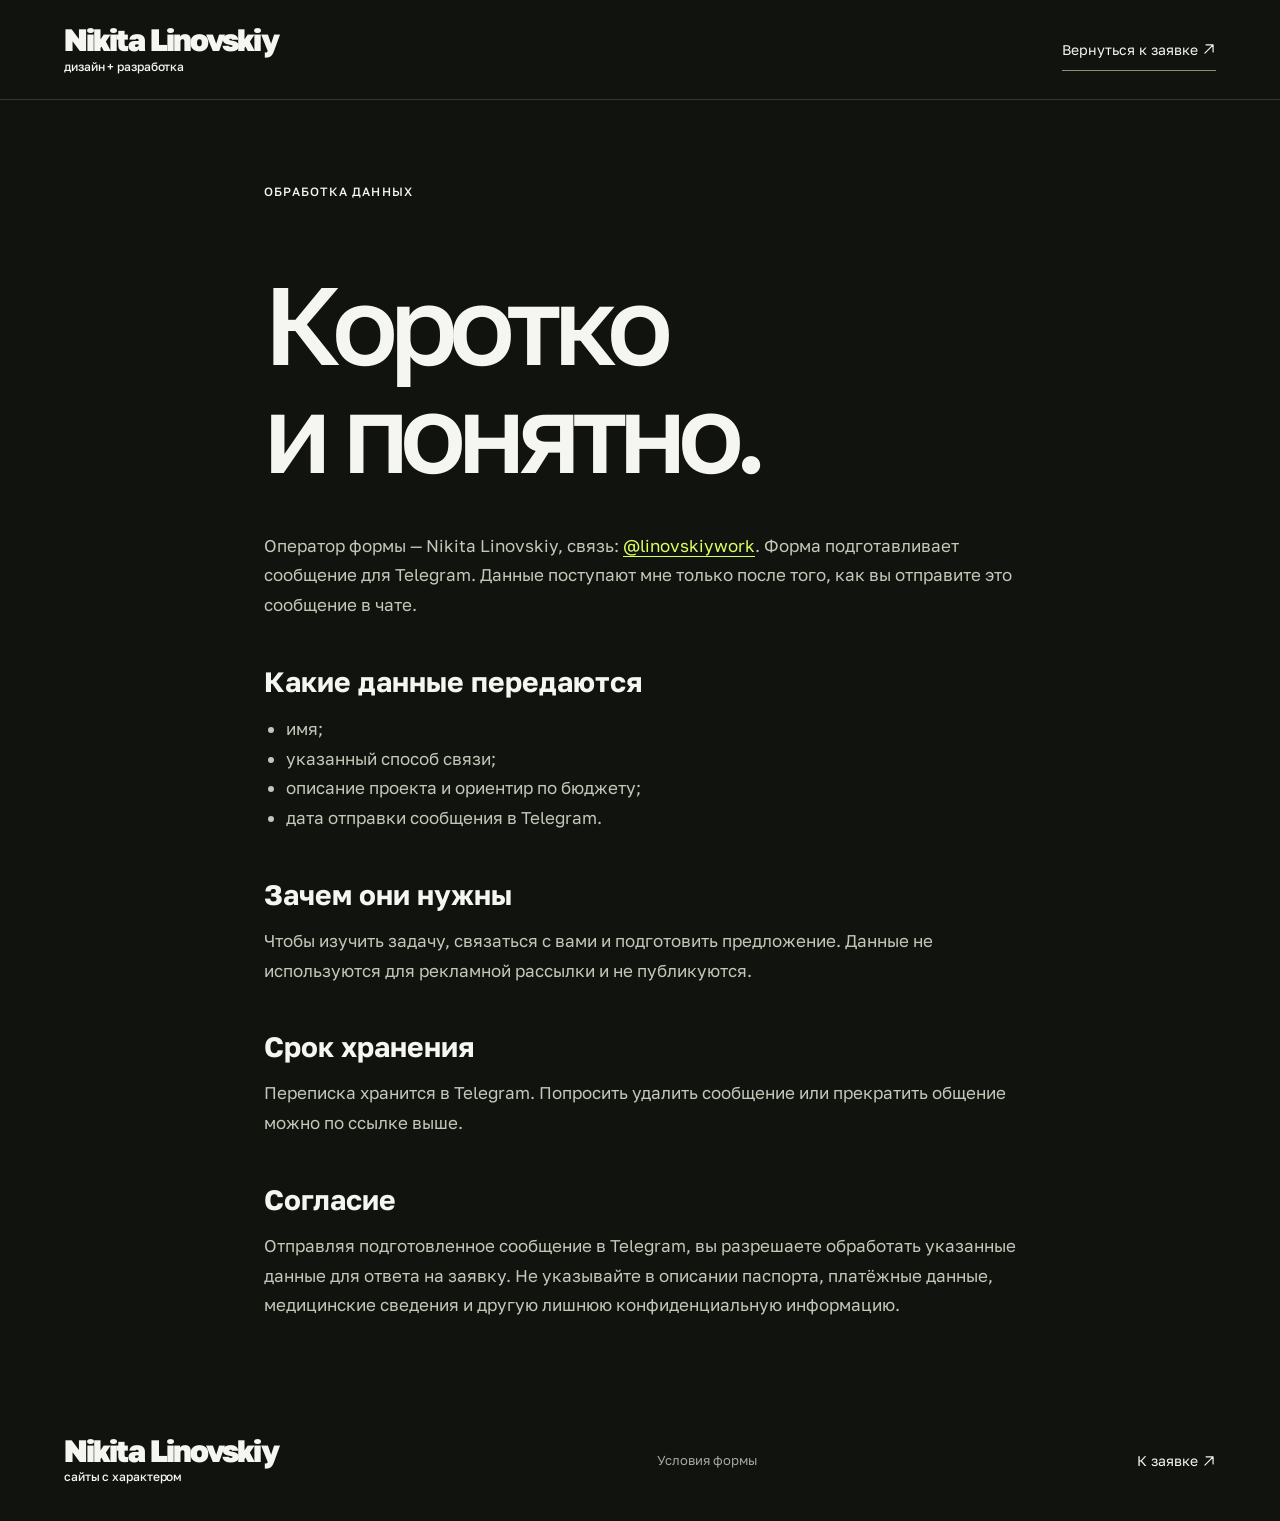
<file: privacy.html>
<!doctype html><html lang="ru"><head><meta charset="utf-8"><meta name="viewport" content="width=device-width,initial-scale=1"><meta name="theme-color" content="#11130f"><title>Обработка данных | Nikita Linovskiy</title><meta name="description" content="Как обрабатываются данные из заявки, отправленной через Telegram."><link rel="icon" href="assets/favicon.svg" type="image/svg+xml"><link rel="stylesheet" href="styles.css?v=20260918-icons"><style>.policy{max-width:880px;margin:auto}.policy h1{font-size:clamp(52px,9vw,110px);margin:70px 0 45px}.policy h2{font-size:28px;margin:45px 0 15px}.policy p,.policy li{font-size:17px;line-height:1.75;color:#c1c8b8}.policy ul{padding-left:22px}.policy a{color:var(--lime);border-bottom:1px solid}</style></head><body><header class="header"><a class="wordmark" href="index.html">Nikita Linovskiy<span>дизайн + разработка</span></a><nav><a href="index.html#contact">Вернуться к заявке <svg class="ui-icon" viewBox="0 0 24 24" aria-hidden="true" focusable="false"><path d="M5 19 19 5M7 5h12v12" fill="none" stroke="currentColor" stroke-width="2" stroke-linecap="round" stroke-linejoin="round"/></svg></a></nav></header><main class="policy section"><span class="eyebrow">ОБРАБОТКА ДАННЫХ</span><h1>Коротко<br>и понятно.</h1><p>Оператор формы — Nikita Linovskiy, связь: <a href="https://t.me/linovskiywork" target="_blank" rel="noopener">@linovskiywork</a>. Форма подготавливает сообщение для Telegram. Данные поступают мне только после того, как вы отправите это сообщение в чате.</p><h2>Какие данные передаются</h2><ul><li>имя;</li><li>указанный способ связи;</li><li>описание проекта и ориентир по бюджету;</li><li>дата отправки сообщения в Telegram.</li></ul><h2>Зачем они нужны</h2><p>Чтобы изучить задачу, связаться с вами и подготовить предложение. Данные не используются для рекламной рассылки и не публикуются.</p><h2>Срок хранения</h2><p>Переписка хранится в Telegram. Попросить удалить сообщение или прекратить общение можно по ссылке выше.</p><h2>Согласие</h2><p>Отправляя подготовленное сообщение в Telegram, вы разрешаете обработать указанные данные для ответа на заявку. Не указывайте в описании паспорта, платёжные данные, медицинские сведения и другую лишнюю конфиденциальную информацию.</p></main><footer><a class="wordmark" href="index.html">Nikita Linovskiy<span>сайты с характером</span></a><p>Условия формы</p><a href="index.html#contact">К заявке <svg class="ui-icon" viewBox="0 0 24 24" aria-hidden="true" focusable="false"><path d="M5 19 19 5M7 5h12v12" fill="none" stroke="currentColor" stroke-width="2" stroke-linecap="round" stroke-linejoin="round"/></svg></a></footer></body></html>
</file>
<file: styles.css>
@import url('https://fonts.googleapis.com/css2?family=Golos+Text:wght@400;450;500;550;600;650;700;750;800;850;900&display=swap');
:root{--ink:#11130f;--paper:#f5f6f2;--muted:#a5a89d;--lime:#ddff60;--line:#34372e;--gutter:clamp(22px,5vw,92px);font-family:'Golos Text',Arial,sans-serif;color:var(--paper);background:var(--ink);font-synthesis:none}*{box-sizing:border-box}html{scroll-behavior:smooth;scroll-padding-top:92px}body{margin:0}a{color:inherit;text-decoration:none}button,input,textarea,select{font:inherit}button,a{-webkit-tap-highlight-color:transparent}button{cursor:pointer}button:focus-visible,a:focus-visible,input:focus-visible,textarea:focus-visible,select:focus-visible,summary:focus-visible{outline:3px solid #b4ccff;outline-offset:6px}button{border:0}p,h1,h2,h3,figure{margin:0}.skip{position:absolute;top:-100px;background:var(--lime);color:var(--ink);padding:15px;z-index:100}.skip:focus{top:10px}.header{height:100px;padding:0 var(--gutter);display:flex;align-items:center;justify-content:space-between;border-bottom:1px solid var(--line)}.wordmark{font-weight:850;font-size:31px;letter-spacing:-1.9px;line-height:.85;display:inline-flex;flex-direction:column;gap:8px}.wordmark span{font-size:12px;letter-spacing:-.1px;font-weight:500}.header nav{display:flex;align-items:center;gap:38px;font-size:14px}.header nav a:last-child{border-bottom:1px solid #889071;padding:12px 0}.header nav span{margin-left:22px}.hero{padding:35px var(--gutter) 48px}.eyebrow{font-size:12px;letter-spacing:.1em;font-weight:500}.hero>.eyebrow{display:flex;justify-content:space-between;color:var(--muted)}h1{font-size:clamp(68px,9.7vw,156px);font-weight:550;line-height:.98;letter-spacing:-.075em;margin:62px 0 37px}h1 em{font-family:Georgia,serif;color:var(--lime);font-weight:400;letter-spacing:-.065em}h1 .last-line{display:flex;justify-content:space-between;align-items:center}.hero-asterisk{color:var(--lime);font-family:Arial,sans-serif;line-height:.5;font-size:1.8em;margin-right:8%}.hero-end{display:flex;justify-content:space-between;align-items:flex-end;border-top:1px solid var(--line);padding-top:25px}.hero-end p{font-size:16px;line-height:1.7;color:#bac0b0}.button{display:inline-flex;align-items:center;justify-content:space-between;gap:48px;padding:19px 24px;font-size:14px;font-weight:550;border-radius:3px;transition:transform .25s,background .25s}.button:hover{transform:translateY(-3px)}.lime{background:var(--lime);color:var(--ink)}.ink{background:var(--ink);color:var(--paper)}.section{padding:80px var(--gutter)}.section-top{display:flex;justify-content:space-between;gap:25px;align-items:center;margin-bottom:42px}.section-top>p{font-size:14px;color:var(--muted)}.work{background:var(--paper);color:var(--ink)}.work .section-top>p{color:#696e60}.project-stage{position:relative;background:#e8e5dc;min-height:600px;display:grid;grid-template-columns:1fr 44%;overflow:hidden;border-radius:4px}.project-stage-copy{padding:50px 6%;align-self:center}.project-stage-copy>strong{display:block;font-size:clamp(85px,11vw,180px);letter-spacing:-.09em;margin:45px 0 25px;line-height:.85;font-weight:650}.project-stage-copy sup{font-size:18px;vertical-align:top;line-height:1;letter-spacing:0}.project-stage-copy p{font-size:clamp(22px,2.5vw,38px);line-height:1.25;letter-spacing:-.05em}.project-stage-copy p em{font-family:Georgia,serif;font-weight:400}.project-stage-copy .button{margin-top:35px}.project-stage>img:not(.implant-tile){width:100%;height:100%;min-height:600px;object-fit:cover}.project-stage .implant-tile{width:18%;height:42%;object-fit:cover;position:absolute;bottom:6%;left:48%;border:8px solid #f5f3ee;box-shadow:0 12px 30px #29271f22;transform:rotate(-7deg)}.project-meta{display:flex;align-items:center;justify-content:space-between;padding:25px 0 32px}.project-meta h2{font-size:22px;letter-spacing:-.04em;font-weight:550}.project-meta p{color:#6d7367;font-size:14px;margin-top:9px}.round-link{display:grid;place-items:center;width:50px;height:50px;border:1px solid #b2b8a7;border-radius:50%;font-size:23px}.upcoming{display:grid;grid-template-columns:1fr 1fr;gap:25px;margin-top:25px}.upcoming article{padding:28px;border:1px solid #d4d8ce;min-height:245px;position:relative;overflow:hidden}.upcoming .eyebrow{color:#767e6b}.upcoming h3{font-size:26px;letter-spacing:-.05em;margin-top:40px;font-weight:500}.upcoming p{color:#787e70;font-size:14px;margin-top:10px}.placeholder-line{position:absolute;height:130%;width:1px;background:#d4d8ce;right:20%;top:-15%;transform:rotate(35deg);pointer-events:none}.section-title{font-size:clamp(35px,4.7vw,75px);font-weight:500;letter-spacing:-.06em;line-height:1.07}.section-title em{font-family:Georgia,serif;font-weight:400;color:var(--lime)}.service-list{margin-top:55px}.service-list article{display:grid;grid-template-columns:70px 1fr 1fr;gap:30px;padding:30px 0;border-top:1px solid var(--line);align-items:start}.service-list article>span{font-size:14px;color:var(--muted);padding-top:5px}.service-list h3{font-size:29px;letter-spacing:-.05em;font-weight:500}.service-list p{font-size:16px;line-height:1.6;color:#b1b7a8}.contact{background:#252b20}.contact h2{font-size:clamp(55px,8vw,125px);font-weight:500;letter-spacing:-.065em;line-height:1.01;margin:40px 0 27px}.contact h2 em{font-family:Georgia,serif;color:var(--lime);font-weight:400}.contact p{color:#c3cbb7;font-size:16px;line-height:1.7}.contact .button{margin-top:32px}footer{padding:38px var(--gutter);display:flex;justify-content:space-between;gap:20px;align-items:center}footer p,footer>span{font-size:13px;color:var(--muted)}
@media(max-width:760px){.header{height:84px}.header nav{gap:20px}.header nav a:nth-child(2){display:none}.header nav a:last-child{font-size:12px}.header nav span{margin-left:5px}.wordmark{font-size:27px}.hero{padding-top:27px}.hero>.eyebrow span:last-child{display:none}h1{font-size:clamp(56px,12vw,88px);margin:55px 0 34px}.hero-asterisk{font-size:1.15em;margin-right:0}.hero-end{align-items:flex-start;flex-direction:column;gap:25px}.hero-end p{font-size:15px}.section{padding:55px var(--gutter)}.section-top{align-items:flex-start;flex-direction:column;gap:14px;margin-bottom:30px}.project-stage{grid-template-columns:1fr 42%;min-height:440px}.project-stage-copy{padding:35px 18px;position:relative;z-index:1}.project-stage-copy>.eyebrow{font-size:10px;line-height:1.7}.project-stage-copy>strong{font-size:70px;margin:32px 0 24px}.project-stage-copy sup{font-size:12px}.project-stage-copy p{font-size:20px}.project-stage-copy .button{padding:14px;font-size:12px;gap:14px;margin-top:30px}.project-stage>img:not(.implant-tile){min-height:440px;object-position:51% center}.project-stage .implant-tile{display:none}.project-meta h2{font-size:20px}.project-meta p{font-size:12px;line-height:1.6;max-width:230px}.round-link{flex-shrink:0;width:40px;height:40px}.upcoming{gap:15px;grid-template-columns:1fr}.upcoming article{min-height:210px}.upcoming h3{margin-top:30px}.service-list article{grid-template-columns:30px 1fr;gap:15px;padding:25px 0}.service-list p{grid-column:2}.service-list h3{font-size:25px}.contact h2{font-size:clamp(46px,11vw,75px)}footer{flex-wrap:wrap}footer p{max-width:120px}footer>span{display:none}}

/* Portfolio project cards */
.upcoming .project-card{padding:0;border:0;min-height:0;background:#e9ebe4;border-radius:4px;overflow:hidden}.project-card-media{position:relative;display:block;aspect-ratio:16/10;overflow:hidden;background:#20231f}.project-card-media:after{content:'';position:absolute;inset:0;background:linear-gradient(180deg,#11130f66 0%,transparent 45%,#11130f33 100%);pointer-events:none}.project-card-media img{display:block;width:100%;height:100%;object-fit:cover;transition:transform .7s cubic-bezier(.2,.7,.2,1),filter .5s}.project-card-media:hover img{transform:scale(1.035);filter:contrast(1.04)}.project-card-media .eyebrow{position:absolute;z-index:1;top:22px;left:24px;color:#f5f6f2}.project-card-arrow{position:absolute;z-index:1;right:22px;top:18px;display:grid;place-items:center;width:46px;height:46px;border-radius:50%;background:#ddff60;color:#11130f;font-size:20px;transition:transform .25s}.project-card-media:hover .project-card-arrow{transform:rotate(8deg) scale(1.06)}.project-card-copy{display:grid;grid-template-columns:1fr 1fr;gap:30px;padding:25px 26px 29px}.project-card-copy h3{font-size:30px;margin:0 0 7px}.project-card-copy p{margin:0;color:#5f6659;font-size:14px}.project-card-copy>div:last-child{display:flex;flex-direction:column;align-items:flex-start;gap:15px}.project-card-copy>div:last-child>span{color:#6e7568;font-size:12px;line-height:1.5}.project-live{font-size:14px;border-bottom:1px solid #9ba391;padding-bottom:5px}.project-live:hover{border-color:#11130f}
@media(max-width:760px){.upcoming .project-card{min-height:0}.project-card-media{aspect-ratio:4/3}.project-card-copy{grid-template-columns:1fr;gap:18px;padding:22px}.project-card-copy h3{margin:0 0 6px;font-size:28px}.project-card-media .eyebrow{top:17px;left:17px}.project-card-arrow{top:13px;right:13px;width:42px;height:42px}}

/* Pricing and saved lead form */
.pricing{background:#dfff60;color:var(--ink)}.pricing .section-top>p{color:#59633c}.pricing-intro{display:grid;grid-template-columns:1.3fr .7fr;gap:8%;align-items:end;margin-bottom:55px}.pricing-intro .section-title em{color:var(--ink)}.pricing-intro>p{font-size:17px;line-height:1.7;color:#4f573a}.price-grid{display:grid;grid-template-columns:1.1fr 1fr 1fr;gap:16px}.price-card{display:flex;flex-direction:column;min-height:610px;padding:28px;background:#f5f6f2;border:1px solid #afc84c;border-radius:4px}.price-card-main{background:#11130f;color:#f5f6f2;border-color:#11130f}.price-card-top{min-height:28px;display:flex;align-items:center;justify-content:space-between;gap:12px}.price-badge{font-size:11px;letter-spacing:.08em;background:var(--lime);color:var(--ink);padding:7px 9px;border-radius:2px}.price-card h3{font-size:29px;letter-spacing:-.045em;font-weight:550;margin:45px 0 18px}.price-value{display:flex;align-items:flex-start;gap:10px;margin-bottom:22px}.price-value span{font-size:13px;margin-top:8px;color:#68705a}.price-card-main .price-value span{color:#aeb6a4}.price-value strong{font-size:clamp(35px,3.2vw,51px);letter-spacing:-.06em;line-height:1;font-weight:550}.price-card>p{font-size:15px;line-height:1.65;color:#68705a;min-height:74px}.price-card-main>p{color:#bac2b0}.price-card ul{list-style:none;margin:25px 0 32px;padding:0}.price-card li{font-size:14px;line-height:1.45;padding:11px 0;border-top:1px solid #d3d8cc}.price-card-main li{border-color:#353a31}.price-card li:before{content:'✓';margin-right:10px;color:#768d34}.price-card-main li:before{color:var(--lime)}.price-bottom{margin-top:auto;display:flex;flex-direction:column;align-items:flex-start;gap:18px}.price-bottom>span{font-size:13px;color:#6d755f}.price-card-main .price-bottom>span{color:#a9b09f}.price-card-main .button{background:var(--lime);color:var(--ink);width:100%}.price-note{display:grid;grid-template-columns:1fr 2fr;gap:7%;align-items:center;margin-top:25px;padding:28px;border-top:1px solid #9aae45}.price-note>span{font-size:clamp(46px,7vw,90px);font-weight:600;letter-spacing:-.08em}.price-note p{font-size:15px;line-height:1.7;color:#4f5838}
.contact-layout{align-items:start}.contact-layout>div>.button{margin-top:30px}.lead-form{background:#f5f6f2;color:var(--ink);padding:30px;border-radius:4px}.lead-form label{display:block;font-size:13px;letter-spacing:.02em;margin-bottom:20px}.lead-form input,.lead-form textarea,.lead-form select{display:block;width:100%;border:0;border-bottom:1px solid #b9c0b1;border-radius:0;background:transparent;color:var(--ink);padding:12px 0;font-size:16px;line-height:1.5;outline:none}.lead-form input:focus,.lead-form textarea:focus,.lead-form select:focus{border-color:var(--ink);box-shadow:0 2px 0 var(--lime)}.lead-form textarea{resize:vertical;min-height:120px}.form-row{display:grid;grid-template-columns:1fr 1fr;gap:22px}.lead-form .consent{display:flex;align-items:flex-start;gap:10px;font-size:12px;line-height:1.55;color:#596052}.lead-form .consent input{width:17px;height:17px;margin:1px 0 0;accent-color:#11130f}.lead-form .consent a{border-bottom:1px solid}.lead-form .button{width:100%;margin-top:5px}.lead-form .form-note{font-size:12px;line-height:1.5;color:#737a6b;margin-top:15px}.lead-form[data-state="success"]{background:var(--lime)}.lead-form[data-state="success"] .button{background:#11130f;color:#f5f6f2}.lead-form[data-state="error"] .form-note{color:#a12a21}.honeypot{position:absolute!important;left:-9999px!important;width:1px!important;height:1px!important;overflow:hidden!important}
@media(max-width:960px){.price-grid{grid-template-columns:1fr 1fr}.price-card-main{grid-column:1/-1;min-height:0}.price-card-main .price-bottom{display:grid;grid-template-columns:1fr 1fr;align-items:center}.price-card{min-height:560px}}
@media(max-width:760px){.pricing-intro,.price-grid,.price-note{grid-template-columns:1fr}.pricing-intro{gap:22px;margin-bottom:35px}.price-card,.price-card-main{grid-column:auto;min-height:0;padding:24px}.price-card h3{margin-top:35px}.price-card>p{min-height:0}.price-card-main .price-bottom{display:flex}.price-note{gap:8px}.form-row{grid-template-columns:1fr}.lead-form{padding:23px}.contact-layout{gap:35px}}
.hero-composition{position:relative}.hero-composition h1{position:relative;z-index:2;pointer-events:none;max-width:85%}.hero-preview{position:absolute;right:1%;bottom:22px;width:clamp(160px,19vw,300px);background:#f5f3ee;color:#171b14;padding:8px;transform:rotate(7deg);transition:transform .4s;z-index:1;box-shadow:0 15px 40px #0004}.hero-preview:hover{transform:rotate(2deg) translateY(-5px)}.hero-preview-image{position:relative;aspect-ratio:1.04;overflow:hidden}.hero-preview-image img{width:100%;height:100%;object-fit:cover;object-position:center 27%}.hero-preview-image>span{position:absolute;left:12px;bottom:12px;font-size:35px;font-weight:650;letter-spacing:-.09em}.hero-preview-image sup{font-size:10px}.hero-preview-caption{display:flex;justify-content:space-between;align-items:center;font-size:12px;padding:12px 5px 6px}.hero-preview-caption>span:last-child{font-size:23px}.hero-symbol{position:absolute;left:48%;bottom:13px;color:var(--lime);font-size:84px;line-height:1}.discipline-strip{display:flex;justify-content:space-between;gap:20px;padding:23px var(--gutter);border-top:1px solid var(--line);font-size:14px;color:#b5bcaa}.project-proof{display:flex;justify-content:space-between;border-top:1px solid #d4d8ce;padding:17px 0;font-size:13px;color:#696e60;gap:20px}.project-proof a{color:var(--ink);text-decoration:underline;text-underline-offset:5px}.service-list small{display:block;font-size:13px;color:#959c8b;margin-top:10px}.service-list ul{margin:20px 0 0;padding-left:17px;font-size:14px;color:#c8cebd;line-height:1.9}.service-foot{border-top:1px solid var(--line);padding-top:25px;display:flex;justify-content:space-between;gap:30px;align-items:center}.service-foot p{font-size:14px;line-height:1.7;color:#aab39c}.text-button{background:none;color:inherit;font-size:14px;border-bottom:1px solid #737d63;padding:12px 0;text-align:left}.text-button span{margin-left:20px}.process{background:#f5f6f2;color:var(--ink)}.process .section-top p{color:#72786a}.process .section-title em{color:#587137}.process-grid{display:grid;grid-template-columns:1fr 1fr;gap:8%}.process-note{margin-top:28px;color:#747c68;line-height:1.7;font-size:16px}.process-grid ol{list-style:none;margin:0;padding:0}.process-grid li{display:flex;gap:22px;padding:26px 0;border-top:1px solid #cbd1c2}.process-grid li>span{font-size:13px;color:#758267;padding-top:4px}.process-grid h3{font-size:21px;font-weight:550;letter-spacing:-.04em}.process-grid li p{font-size:16px;line-height:1.7;color:#686f5f;margin-top:12px}.about-strip{display:grid;grid-template-columns:1fr 1fr;gap:8%;border-bottom:1px solid var(--line)}.about-strip h2{font-size:45px;font-weight:500;letter-spacing:-.05em;margin-bottom:24px}.about-strip p{font-size:18px;line-height:1.75;color:#c1c9b5}.about-strip a{display:inline-block;margin-top:24px;border-bottom:1px solid #9eae89;padding-bottom:7px;font-size:14px}.faq{display:grid;grid-template-columns:1fr 1fr;gap:8%}.faq h2{margin-top:30px}.faq details{border-top:1px solid var(--line)}.faq summary{list-style:none;display:flex;justify-content:space-between;align-items:center;gap:20px;cursor:pointer;font-size:17px;padding:25px 0;line-height:1.5}.faq summary::-webkit-details-marker{display:none}.faq summary span{font-size:24px;color:var(--lime)}.faq details[open] summary span{transform:rotate(45deg)}.faq details p{font-size:16px;line-height:1.7;color:#b2bca5;padding:0 20px 25px 0}.contact-layout{display:flex;justify-content:space-between;align-items:center;gap:30px}.contact-circle{width:180px;height:180px;background:var(--lime);border-radius:50%;color:var(--ink);display:flex;flex-direction:column;align-items:center;justify-content:center;flex-shrink:0;transition:transform .35s}.contact-circle:hover{transform:rotate(-10deg)}.contact-circle>span{font-size:80px;line-height:1}.contact-circle small{font-size:12px;margin-top:10px;letter-spacing:.06em}.contact-actions{display:flex;gap:35px;align-items:center;margin-top:15px}.contact-actions .text-button{margin-top:30px}footer>a:not(.wordmark){font-size:14px}.modal-open{overflow:hidden}dialog{border:1px solid #464c3c;background:#1a1f16;color:var(--paper);width:min(600px,calc(100% - 30px));max-height:90svh;padding:40px;border-radius:6px}dialog::backdrop{background:#050804bb;backdrop-filter:blur(8px)}.dialog-close{position:absolute;right:18px;top:14px;background:none;color:#ccd6bd;font-size:32px;width:40px;height:40px}dialog h2{font-size:43px;line-height:1.1;letter-spacing:-.04em;font-weight:500;margin:30px 0}dialog h2 em{font-family:Georgia,serif;font-weight:400;color:var(--lime)}dialog label{display:block;font-size:14px;margin:20px 0 9px}dialog input,dialog select,dialog textarea{display:block;width:100%;border:1px solid #535b45;border-radius:3px;background:#11160e;color:#edf3e5;padding:13px 14px;font-size:16px}dialog textarea{resize:vertical;min-height:100px}dialog .button{margin-top:25px;width:100%}.form-note{font-size:13px;color:#aebd9b;line-height:1.6;margin-top:16px}#copy-brief{margin-top:15px}.reveal{opacity:0;transform:translateY(22px);transition:opacity .7s,transform .7s}.reveal.revealed{opacity:1;transform:none}
@media(min-width:1250px){.hero-preview{right:2%;bottom:22px;width:230px}.hero-symbol{left:43%}}
@media(max-width:760px){.hero-composition h1{font-size:clamp(48px,11vw,82px);max-width:100%;margin-bottom:140px}.hero-preview{width:135px;bottom:-106px;right:7%;padding:5px}.hero-preview-caption{font-size:10px;padding:7px 4px 3px}.hero-preview-image>span{font-size:26px;bottom:8px;left:8px}.hero-symbol{font-size:58px;bottom:-77px;left:12%}.discipline-strip{overflow:auto;white-space:nowrap;justify-content:flex-start;font-size:12px;gap:30px}.project-proof{flex-direction:column;gap:14px;line-height:1.6}.service-foot{align-items:flex-start;flex-direction:column;gap:16px}.process-grid,.about-strip,.faq{grid-template-columns:1fr;gap:40px}.about-strip h2{font-size:36px}.about-strip p{font-size:16px}.contact-circle{width:86px;height:86px}.contact-circle>span{font-size:43px}.contact-circle small{font-size:9px;margin-top:3px}.contact-layout{gap:10px;align-items:flex-start}.contact-circle{margin-top:45px}.contact-actions{align-items:flex-start;flex-direction:column;gap:10px}.contact-actions .text-button{margin-top:0;font-size:13px}.contact h2{font-size:clamp(41px,9.7vw,73px)}.contact p{font-size:15px}.contact p br{display:none}dialog{padding:30px 22px}dialog h2{font-size:35px}footer>a:not(.wordmark){font-size:12px}.project-stage-copy>.eyebrow{font-size:12px}.project-stage-copy{padding:30px 16px}.project-stage{grid-template-columns:60% 40%}.project-stage-copy .button{font-size:14px;padding:13px;gap:8px}}
@media(prefers-reduced-motion:reduce){html{scroll-behavior:auto}*,*:before,*:after{animation:none!important;transition:none!important}.reveal{opacity:1;transform:none}}
@media(max-width:760px){.header nav a:last-child{display:block}}
@media(max-width:460px){.project-stage{grid-template-columns:1fr}.project-stage-copy{padding:32px 25px}.project-stage-copy>strong{font-size:100px;margin:30px 0 24px}.project-stage-copy p{font-size:27px}.project-stage>img:not(.implant-tile){height:360px;min-height:0;object-position:center 35%}.hero-end p br{display:none}.button{gap:24px}.contact-layout{position:relative}.contact-circle{position:absolute;right:0;top:0;width:64px;height:64px;margin-top:0}.contact-circle>span{font-size:32px}.contact-circle small{display:none}}
[hidden]{display:none!important}

@media(max-width:520px){.header nav a:first-child{display:none}.wordmark{font-size:22px;letter-spacing:-1px}}

/* Keep the mobile reading order and form at a comfortable line length. */
@media (max-width:760px){
  .service-list article{grid-template-columns:30px minmax(0,1fr)}
  .service-list article>div:last-child{grid-column:2;min-width:0}
  .service-list p{grid-column:auto}
  .service-list ul{font-size:15px;line-height:1.65}
  .contact-layout{display:block}
  .contact-layout>div{max-width:620px}
  .lead-form{width:100%;margin-top:36px}
  .hero-end p{max-width:38ch;line-height:1.6}
}
@media (max-width:600px){
  .hero-composition h1{max-width:100%;margin:48px 0 24px;line-height:1.02}
  .hero-preview{position:relative;right:auto;bottom:auto;display:block;width:min(48vw,190px);margin:0 4% 32px auto;transform:rotate(4deg)}
  .hero-symbol{left:10%;bottom:80px}
  .hero-end .button{width:100%}
  .contact-layout>div>.button{width:100%}
}
@media (max-width:360px){
  .header{gap:8px}
  .wordmark{font-size:18px;white-space:nowrap}
  .header nav a:last-child{font-size:11px;white-space:nowrap}
}

/* Draw interface symbols as vectors so mobile browsers cannot substitute emoji. */
.ui-icon{display:inline-block;width:1em;height:1em;vertical-align:-.13em;flex:none}
.ui-star{display:block;width:1em;height:1em}
</file>
<file: demo/forma/style.css>
@import url('https://fonts.googleapis.com/css2?family=Golos+Text:wght@400;500;600;700&family=IBM+Plex+Mono:wght@400;500&display=swap');
:root{--paper:#f5f3ee;--ink:#272823;--muted:#72736b;--accent:#d95d39;--line:#d9d8d0;--dark:#252b27;--serif:Georgia,'Times New Roman',serif;--gutter:clamp(24px,4.5vw,80px)}*{box-sizing:border-box}html{scroll-behavior:smooth;scroll-padding-top:84px}body{margin:0;background:var(--paper);color:var(--ink);font-family:'Golos Text',Arial,sans-serif;-webkit-font-smoothing:antialiased}button,input{font:inherit}button,a{-webkit-tap-highlight-color:transparent;touch-action:manipulation}button{cursor:pointer;color:inherit;border:0}a{color:inherit;text-decoration:none}button:focus-visible,a:focus-visible,input:focus-visible,summary:focus-visible{outline:2px solid var(--accent);outline-offset:5px}::selection{background:var(--accent);color:#fff}.mono{font-family:'IBM Plex Mono',monospace;font-size:10px;line-height:1.5;letter-spacing:.6px;font-weight:400}em{font-family:var(--serif);font-weight:400;letter-spacing:-.055em}h1,h2,h3,p,figure{margin:0}h1,h2,h3{font-weight:400}h2{font-size:clamp(44px,5.2vw,78px);letter-spacing:-.065em;line-height:1.03}.sr-only,.skip-link:not(:focus){position:absolute;width:1px;height:1px;overflow:hidden;clip-path:inset(50%)}.skip-link:focus{position:fixed;top:10px;left:10px;background:#fff;z-index:100;padding:12px}.header{height:84px;display:flex;align-items:center;justify-content:space-between;gap:26px;padding:0 var(--gutter);border-bottom:1px solid var(--line);position:sticky;top:0;z-index:20;background:#f5f3eef2;backdrop-filter:blur(20px)}.logo{font-size:37px;font-weight:600;letter-spacing:-2.5px;display:flex;align-items:center;gap:9px}.logo svg{width:28px;height:33px}.logo>span{font-size:12px;letter-spacing:0;align-self:flex-start;margin-top:5px;margin-left:-5px}.header nav{display:flex;gap:32px;font-size:12px}.header nav a:hover{color:var(--accent)}.nav-book{display:flex;align-items:center;gap:25px;background:none;font-size:12px}.nav-book>span{display:grid;place-items:center;border:1px solid #bfc0b6;border-radius:50%;width:34px;height:34px;font-size:18px;transition:background .25s}.nav-book:hover>span{background:var(--accent);border-color:var(--accent);color:#fff}.menu-toggle{display:none}.hero{padding:0 var(--gutter);position:relative;overflow:hidden}.hero-top{display:flex;justify-content:space-between;padding-top:30px;align-items:center}.hero-top>span:first-child,.lab-top>span:first-child,.model-caption>span:first-child{display:flex;align-items:center;gap:9px}.live-dot{display:inline-block;width:6px;height:6px;background:var(--accent);border-radius:50%;flex:none}.edition{color:var(--muted)}.hero-grid{display:grid;grid-template-columns:1.06fr 1fr;min-height:570px;align-items:center;position:relative}.hero-copy{padding:30px 0 55px;z-index:2}h1{font-size:clamp(62px,7.1vw,112px);line-height:1.02;letter-spacing:-.072em;position:relative;white-space:nowrap}h1 em{color:var(--accent)}.title-period{display:inline-block;font-size:32px;vertical-align:top;margin:15px 0 0 10px;color:var(--accent);animation:asterisk-turn 35s linear infinite}.hero-description{display:flex;gap:22px;margin-top:35px}.tiny-rule{width:34px;height:1px;background:var(--accent);margin-top:10px;flex:none}.hero-description p{font-size:14px;line-height:1.8;color:#6e7166}.hero-actions{display:flex;align-items:center;gap:25px;margin-top:34px}.button{display:inline-flex;align-items:center;justify-content:space-between;gap:34px;padding:19px 24px;font-size:12px;border-radius:3px;transition:background .2s,transform .2s}.button span{font-size:19px;line-height:16px}.button-dark{background:var(--ink);color:var(--paper)}.button:hover{transform:translateY(-2px);background:var(--accent);color:white}.text-link{background:none;padding:0 0 7px;border-bottom:1px solid #b5b5aa;display:inline-flex;align-items:center;gap:18px;font-size:11px}.text-link span{font-size:17px}.hero-visual{height:570px;position:relative;min-width:0}.hero-visual:before{content:'';position:absolute;inset:55px 20px;background:radial-gradient(ellipse,#dedfd2b0,transparent 68%)}.model-view{position:absolute;inset:0;z-index:2;cursor:grab;touch-action:pan-y}.model-view:active{cursor:grabbing}.model-view canvas{display:block;width:100%;height:100%}.model-fallback{position:absolute;width:100%;height:100%;object-fit:contain}.model-view.ready .model-fallback{visibility:hidden}.orbit{position:absolute;left:8%;top:15%;width:82%;height:70%;border:1px solid #c7cbbe;border-radius:50%;transform:rotate(-28deg)}.orbit-a{height:76%;top:12%;width:75%;left:13%}.orbit-b{width:110%;left:-4%;height:45%;top:29%;transform:rotate(-35deg);border-style:dashed;border-color:#d0d1c6}.visual-cross{position:absolute;font-size:20px;color:#a5aa9a}.cross-top{left:8%;top:19%}.cross-bottom{right:2%;bottom:21%}.vertical-type{position:absolute;right:-12px;top:30%;writing-mode:vertical-rl;color:#868a7e;font-size:8px;letter-spacing:1.6px}.model-caption{position:absolute;bottom:15px;left:10%;right:0;display:flex;justify-content:space-between;font-size:8px;color:#777e6e}.hero-badge{position:absolute;right:-10px;bottom:100px;display:flex;gap:14px;align-items:center;z-index:3;background:#f7f6efdf;backdrop-filter:blur(10px);padding:14px 20px;border:1px solid #fff;box-shadow:0 10px 35px #303a2410}.hero-badge>span:last-child{font-size:11px;line-height:1.7;color:var(--muted)}.hero-badge strong{font-weight:500;color:var(--ink)}.badge-symbol{font-size:27px;color:var(--accent)}.hero-bottom{display:flex;justify-content:space-between;align-items:center;gap:25px;border-top:1px solid var(--line);padding:24px 0 26px}.scroll-link{display:flex;gap:14px;align-items:center;font-size:10px;line-height:1.5}.circle-arrow{display:grid;place-items:center;width:35px;height:35px;border:1px solid #c9ccc1;border-radius:50%;font-size:17px}.hero-values{display:flex;gap:26px;font-size:10px;color:#7c7e74}.hero-index{font-size:8px;color:var(--muted)}
.lab{height:190vh;min-height:1250px;background:var(--dark);color:var(--paper);position:relative;scroll-margin-top:0}.lab-sticky{position:sticky;top:84px;height:calc(100svh - 84px);min-height:610px;max-height:950px;padding:24px var(--gutter) 22px;overflow:hidden;display:flex;flex-direction:column}.lab-top{display:flex;justify-content:space-between;color:#a7b09e;font-size:9px}.lab-top>span:last-child{font-size:8px;color:#7b877a}.lab-grid{display:grid;grid-template-columns:.85fr 1.15fr;gap:8%;flex:1;min-height:0}.lab-copy{padding-top:34px}.lab-copy h2{font-size:clamp(46px,5.2vw,76px)}.lab-copy h2 em{color:#b9c7ad}.lab-intro{color:#a2ac9b;font-size:12px;line-height:1.8;margin-top:19px}.part-list{margin-top:27px;max-width:400px}.part-item{border-top:1px solid #4b5549}.part-item:last-child{border-bottom:1px solid #4b5549}.part-item button{display:flex;gap:22px;align-items:center;background:none;color:#95a18f;padding:15px 0;width:100%;text-align:left}.part-item button>.mono{font-size:9px}.part-item button>span:nth-child(2){font-size:21px;letter-spacing:-.6px}.part-item button>i{font-style:normal;margin-left:auto;font-size:17px}.part-item.active button{color:#f4f2e7}.part-item.active button>.mono{color:#ee956f}.part-detail{padding:0 18px 19px 35px}.part-detail p{font-size:12px;line-height:1.7;color:#b3bcac;max-width:300px}.material{display:block;color:#dd9778;font-size:8px;margin-top:14px;letter-spacing:.4px}.lab-visual{position:relative;min-width:0}.lab-watermark{font-family:var(--serif);font-size:500px;line-height:1;position:absolute;top:1%;left:10%;font-style:italic;color:#ffffff04;pointer-events:none}.lab-ring{position:absolute;left:13%;right:13%;top:6%;bottom:15%;border:1px solid #7c8b7430;border-radius:50%;transform:rotate(-25deg)}.lab-ring:after{content:'';position:absolute;inset:25px -60px;border:1px dashed #7c8b7425;border-radius:50%;transform:rotate(40deg)}.lab-visual .model-view{bottom:93px;top:0}.model-callout{position:absolute;right:0;top:23%;display:flex;gap:10px;font-size:9px;z-index:4;align-items:center;pointer-events:none;color:#d7dfcd;transition:top .5s}.callout-line{width:45px;height:1px;background:#98a08c;position:relative}.callout-line:before{content:'';position:absolute;left:0;top:-2px;width:5px;height:5px;border-radius:50%;background:#e39770}#callout-number{color:#e39770}.model-controls{position:absolute;bottom:10px;left:18%;right:12%;z-index:5;border-top:1px solid #4b5549;padding-top:14px}.control-heading{display:flex;align-items:center;justify-content:space-between;margin-bottom:14px;gap:16px}.control-heading button{background:none;color:#dbe2d0;padding:0;font-size:11px}.control-heading button>span{margin-left:20px}.control-heading #auto-mode{font-size:8px;color:#9da993}#auto-mode.active{color:#efaf8f}input[type=range]{width:100%;height:3px;appearance:none;background:#59614e;accent-color:#e9ac84;cursor:ew-resize;display:block}input[type=range]::-webkit-slider-thumb{appearance:none;background:#e9ac84;width:13px;height:13px;border:3px solid #252b27;border-radius:50%;box-shadow:0 0 0 1px #e9ac84}input[type=range]::-moz-range-thumb{background:#e9ac84;width:10px;height:10px;border:0;border-radius:50%}.range-labels{display:flex;justify-content:space-between;color:#8c9982;font-size:7px;letter-spacing:.9px;margin-top:11px}.lab-bottom{display:flex;justify-content:space-between;margin-top:17px;font-size:7px;letter-spacing:.8px;color:#97a18d}.lab-bottom>span:last-child{font-size:9px}.lab-progress-track{height:2px;position:absolute;bottom:0;left:0;right:0;background:#444f40}.lab-progress-track>div{height:100%;width:0;background:#db956f}
.section{padding:85px var(--gutter)}.section-label{display:flex;justify-content:space-between;color:#787c6f;margin-bottom:48px;font-size:9px}.section-label>span:last-child{font-size:8px;letter-spacing:1px}.approach-grid{display:grid;grid-template-columns:1fr 1fr;gap:9%;align-items:center}.portrait{position:relative;background:#dad4c9;height:600px;overflow:hidden}.portrait>img{width:100%;height:100%;object-fit:cover;object-position:50% 35%;filter:saturate(.6);transition:transform 1s}.portrait:hover>img{transform:scale(1.035)}.portrait:after{content:'';position:absolute;inset:50% 0 0;background:linear-gradient(transparent,#252b2770);pointer-events:none}.portrait figcaption{position:absolute;bottom:25px;left:25px;right:25px;z-index:2;color:white;display:flex;align-items:center;justify-content:space-between}.portrait figcaption>span:last-child{font-size:26px}.photo-sticker{position:absolute;right:22px;top:24px;background:#e6ebd7;color:#404d37;width:80px;height:80px;border-radius:50%;display:flex;flex-direction:column;align-items:center;justify-content:center;font-size:23px;transform:rotate(13deg);line-height:1.1}.photo-sticker small{font-family:monospace;font-size:8px;letter-spacing:1px;margin-top:6px}.flower{color:var(--accent);font-size:46px;line-height:1;display:block;margin-bottom:34px}.approach-copy h2{font-size:clamp(40px,4.2vw,66px)}.approach-copy h2 em{color:#6a785b}.lead{font-size:16px;line-height:1.65;margin-top:26px;letter-spacing:-.3px}.body-copy{font-size:13px;line-height:1.85;color:var(--muted)}.approach-copy>.body-copy{margin-top:20px;max-width:390px}.approach-notes{display:grid;grid-template-columns:1fr 1fr;gap:20px;border-top:1px solid var(--line);margin-top:30px;padding-top:23px}.approach-notes .mono{font-size:9px;color:var(--accent)}.approach-notes h3{font-size:13px;margin:11px 0 8px}.approach-notes p{font-size:11px;color:var(--muted);line-height:1.7}.approach-copy>.text-link{margin-top:28px}.journey{background:#e9eadf;border-top:1px solid #d9ddcf}.section-heading{display:flex;justify-content:space-between;align-items:end;gap:40px;margin-bottom:52px}.section-heading h2 em{color:#788166}.section-heading>p{font-size:12px;line-height:1.8;color:var(--muted);padding-bottom:6px}.journey-layout{display:grid;grid-template-columns:1fr 1.45fr;gap:10%;align-items:center}.journey-art{position:relative;height:365px;display:flex;align-items:center;justify-content:center}.journey-digit{font-size:240px;letter-spacing:-25px;color:#58694b;line-height:1;position:relative;z-index:2;padding-right:25px}.path-orbit{position:absolute;width:100%;height:65%;border:1px solid #a8b299;border-radius:50%;transform:rotate(-32deg)}.path-dot{position:absolute;width:14px;height:14px;background:var(--accent);border-radius:50%;top:13%;right:12%}.path-caption{position:absolute;bottom:0;left:0;font-size:8px;color:#758069}.journey-list details{border-top:1px solid #bec6b2}.journey-list details:last-child{border-bottom:1px solid #bec6b2}summary{list-style:none;cursor:pointer}summary::-webkit-details-marker{display:none}.journey-list summary{display:flex;align-items:center;gap:22px;padding:24px 0}.journey-list summary>.mono{font-size:9px;color:#8b957e}.journey-list summary h3{font-size:22px;letter-spacing:-.6px}.journey-list summary i{font-style:normal;margin-left:auto;font-size:22px;color:#79896b}.journey-list details[open] summary i{color:var(--accent)}.journey-list details>p{padding-left:35px;font-size:13px;line-height:1.8;color:#6d7862;max-width:490px;margin-bottom:18px}.journey-tag{display:block;padding-left:35px;font-size:8px;color:#8a735a;margin-bottom:25px}.faq{display:grid;grid-template-columns:1fr 1.45fr;gap:10%}.faq .section-label{margin-bottom:32px}.faq h2 em{color:var(--accent)}.faq .body-copy{margin-top:26px}.faq-list{padding-top:6px}.faq-list details{border-bottom:1px solid var(--line)}.faq-list details:first-child{border-top:1px solid var(--line)}.faq-list summary{display:flex;align-items:center;justify-content:space-between;gap:30px;padding:26px 0;font-size:15px;letter-spacing:-.2px}.faq-list summary span{font-size:22px;color:var(--accent)}.faq-list details[open] summary span{transform:rotate(45deg)}.faq-list details p{font-size:13px;line-height:1.8;color:var(--muted);padding-bottom:24px;max-width:90%}
.contact{background:#da6342;padding:29px var(--gutter) 36px;color:#252921;position:relative;overflow:hidden}.contact-top{display:flex;justify-content:space-between;font-size:9px;color:#663f2e}.contact-main{display:flex;align-items:center;justify-content:space-between;padding:48px 0 40px;gap:40px}.contact h2{font-size:clamp(80px,10.5vw,160px);line-height:.94;letter-spacing:-.07em}.contact h2 em{color:#f3ecd8}.contact-orb{width:180px;height:180px;border-radius:50%;background:#eeeeda;display:flex;align-items:center;justify-content:center;flex-direction:column;margin-right:6%;transition:transform .3s,background .3s;flex-shrink:0;position:relative}.contact-orb>span{font-size:75px;line-height:1.15}.contact-orb small{font-family:monospace;font-size:9px;letter-spacing:1px;margin-top:10px}.contact-orb:hover{background:#fff9e9}.contact-bottom{border-top:1px solid #944f3470;padding-top:24px;display:flex;justify-content:space-between;align-items:center}.contact-bottom p{font-size:12px;line-height:1.6}.contact-bottom>.mono{font-size:8px}footer{padding:40px var(--gutter) 23px;background:var(--paper)}.footer-top{display:flex;justify-content:space-between;align-items:center;gap:30px;padding-bottom:30px}.footer-logo{font-size:100px;font-weight:600;letter-spacing:-8px;line-height:1}.footer-logo>span{font-size:20px;vertical-align:top;display:inline-block;letter-spacing:0;margin-top:10px}.footer-top p{font-size:13px;line-height:1.6;margin-right:auto;margin-left:8%}.footer-bottom{border-top:1px solid var(--line);padding-top:20px;display:flex;justify-content:space-between;align-items:center;gap:25px;font-size:8px;color:var(--muted)}.footer-bottom p{font-size:7px;line-height:1.8}.footer-bottom button{background:none;font:inherit;color:inherit;padding:8px 0;border-bottom:1px solid var(--line)}dialog{width:min(520px,calc(100% - 32px));max-height:90svh;background:var(--paper);color:var(--ink);border:0;border-radius:4px;padding:40px;overflow:auto}dialog::backdrop{background:#141b17b3;backdrop-filter:blur(8px)}.close{position:absolute;right:18px;top:10px;background:none;font-size:30px;z-index:2}.dialog-kicker{color:var(--muted);font-size:8px;position:relative}dialog h2{font-size:54px;margin-top:26px;position:relative}dialog h2 em{color:var(--accent)}.dialog-note,dialog>p:not(.dialog-kicker){font-size:12px;line-height:1.8;color:var(--muted);margin-top:19px;position:relative}.booking-decoration{position:absolute;right:27px;top:20px;font-family:var(--serif);font-size:190px;font-style:italic;color:#e1e3d4;line-height:1}form{margin-top:26px;position:relative}form label{display:block;font-size:10px;color:#6f7566;margin:19px 0}form input{display:block;width:100%;margin-top:8px;background:transparent;border:0;border-bottom:1px solid #bdc4b3;border-radius:0;padding:11px 0;font-size:15px;color:var(--ink);outline-offset:2px}form .button{width:100%;margin-top:10px}.field-error{font-size:11px;color:#b73925;margin-top:-5px}#form-success{position:relative;padding-top:28px}.success-check{display:grid;place-items:center;background:#e1e7d7;border-radius:50%;height:42px;width:42px;font-size:20px;color:#586b46}#form-success h3{font-size:25px;margin:17px 0 10px}#form-success p{font-size:12px;line-height:1.8;color:var(--muted)}#form-success .button{margin-top:24px}.modal-open{overflow:hidden}.project-credit{font-size:10px!important}[hidden]{display:none!important}@keyframes asterisk-turn{to{transform:rotate(360deg)}}.reveal-ready{opacity:.15;transform:translateY(24px);filter:blur(3px);transition:opacity .8s,transform .8s cubic-bezier(.22,1,.36,1),filter .8s}.reveal-ready.in-view{opacity:1;transform:none;filter:none}
@media(min-width:1550px){.hero-grid,.hero-visual{min-height:670px;height:670px}.lab-grid{gap:12%}.lab-copy{padding-top:55px}.part-list{margin-top:40px}.portrait{height:700px}}
@media(max-width:1100px){.hero-grid{grid-template-columns:1.12fr 1fr;min-height:530px}.hero-visual{height:530px}.hero-actions{gap:17px}.hero-actions .text-link{font-size:10px;gap:10px}.button{padding:17px 20px;gap:20px}.hero-description{gap:14px}.hero-description p{font-size:12px}.hero-badge{right:-10px;padding:11px 13px;bottom:90px}.hero-values{gap:15px;font-size:9px}.hero-index{display:none}.lab-grid{gap:5%}.lab-copy{padding-top:25px}.part-list{margin-top:22px}.lab-intro{font-size:11px}.part-detail p{font-size:11px}.part-item button{padding:13px 0}.part-item button>span:nth-child(2){font-size:19px}.lab-watermark{font-size:420px}.model-callout{font-size:8px;gap:7px}.callout-line{width:25px}.portrait{height:540px}.approach-grid{gap:7%}.approach-copy>.body-copy{font-size:12px}.approach-copy h2{font-size:43px}.flower{margin-bottom:25px}.lead{font-size:14px}.approach-notes{margin-top:23px;gap:12px}.approach-notes h3{font-size:12px}.approach-notes p{font-size:10px}.journey-list summary h3{font-size:20px}.journey-digit{font-size:200px}.journey-art{height:320px}.contact-orb{width:155px;height:155px}}
@media(max-width:760px){:root{--gutter:23px}html{scroll-padding-top:70px}.header{height:70px;gap:18px}.logo{font-size:31px;gap:6px}.logo svg{width:23px}.logo>span{font-size:10px}.header nav{display:none;position:absolute;top:69px;left:0;right:0;padding:25px var(--gutter);background:var(--paper);border-bottom:1px solid var(--line);flex-direction:column;gap:22px;font-size:18px}.header nav.open{display:flex}.nav-book{margin-left:auto;font-size:10px;gap:12px}.nav-book>span{width:28px;height:28px;font-size:16px}.menu-toggle{width:24px;height:30px;display:flex;background:none;padding:6px 0;flex-direction:column;justify-content:space-around}.menu-toggle span{height:1px;width:22px;background:var(--ink);transition:transform .2s}.menu-toggle[aria-expanded=true] span:first-child{transform:translateY(4.5px) rotate(45deg)}.menu-toggle[aria-expanded=true] span:last-child{transform:translateY(-4.5px) rotate(-45deg)}.hero-top{padding-top:23px;font-size:8px;letter-spacing:.3px}.edition{display:none}.hero-grid{grid-template-columns:1fr;min-height:0}.hero-copy{padding:35px 0 0}h1{font-size:clamp(58px,10.8vw,83px);letter-spacing:-.065em}.title-period{font-size:23px;margin-top:10px;margin-left:8px}.hero-description{margin-top:23px;gap:15px}.hero-description p{font-size:12px;line-height:1.75}.tiny-rule{width:24px}.hero-actions{margin-top:25px;gap:19px}.hero-actions .button{font-size:11px;padding:16px 18px;gap:22px}.hero-actions .text-link{font-size:10px;max-width:140px;gap:10px}.hero-visual{height:410px;margin-top:10px;width:100%;max-width:520px;justify-self:center}.orbit-a{top:6%;height:78%;left:16%;width:69%}.orbit-b{top:26%;height:39%;width:92%;left:3%}.hero-badge{right:0;bottom:60px;padding:10px 13px}.hero-badge>span:last-child{font-size:10px}.badge-symbol{font-size:21px}.model-caption{left:0;font-size:7px;bottom:9px}.vertical-type{right:0;font-size:7px;top:25%}.cross-bottom{bottom:31%}.hero-bottom{padding:20px 0;gap:16px}.scroll-link{font-size:9px;gap:10px}.hero-values{gap:7px;flex-direction:column;font-size:8px}.hero-values>span:last-child{display:none}.lab{height:auto;min-height:0}.lab-sticky{position:relative;top:0;height:auto;min-height:0;max-height:none;padding:25px var(--gutter) 22px}.lab-top{font-size:8px}.lab-top>span:last-child{display:none}.lab-grid{grid-template-columns:1fr;gap:10px}.lab-copy{padding-top:28px}.lab-copy h2{font-size:52px}.lab-copy h2 br{display:none}.lab-copy h2 em{margin-left:8px}.lab-intro{margin-top:17px;font-size:12px}.part-list{margin-top:25px;max-width:none}.part-item button{padding:14px 0}.part-item button>span:nth-child(2){font-size:20px}.part-detail{padding:0 10px 20px 35px}.part-detail p{max-width:100%;font-size:12px}.material{font-size:8px}.lab-visual{height:490px}.lab-visual .model-view{bottom:94px}.lab-watermark{font-size:400px;top:0;left:20%}.lab-ring{top:6%;bottom:26%;left:19%;right:19%}.model-callout{right:0;top:25%;font-size:8px}.model-controls{left:6%;right:6%;bottom:5px}.lab-bottom{font-size:6px;gap:20px;line-height:1.7;margin-top:22px}.lab-bottom>span:first-child{max-width:230px}.lab-progress-track{display:none}.section{padding:52px var(--gutter)}.section-label{font-size:8px;margin-bottom:28px}.section-label>span:last-child{display:none}.approach-grid{grid-template-columns:1fr;gap:36px}.portrait{height:440px}.photo-sticker{height:68px;width:68px;font-size:20px}.portrait figcaption{left:18px;right:18px;bottom:18px}.portrait figcaption .mono{font-size:8px}.flower{font-size:38px;margin-bottom:23px}.approach-copy h2{font-size:49px}.lead{font-size:15px;margin-top:24px}.approach-copy>.body-copy{font-size:13px;max-width:none}.approach-notes{gap:20px;margin-top:26px;padding-top:24px}.approach-notes h3{font-size:13px}.approach-notes p{font-size:11px}.approach-copy>.text-link{margin-top:26px;font-size:12px}.section-heading{display:block;margin-bottom:28px}.section-heading h2{font-size:48px}.section-heading>p{margin-top:22px;font-size:12px}.journey-layout{grid-template-columns:1fr;gap:28px}.journey-art{height:200px;width:260px;margin:0 auto 20px}.journey-digit{font-size:175px;letter-spacing:-18px}.path-caption{font-size:7px;left:-22px;bottom:-7px}.path-dot{top:6%;right:12%;width:10px;height:10px}.journey-list summary{padding:20px 0;gap:15px}.journey-list summary h3{font-size:19px}.journey-list details>p{font-size:12px;padding-left:28px}.journey-tag{font-size:7px;padding-left:28px}.faq{grid-template-columns:1fr;gap:30px}.faq .section-label{margin-bottom:24px}.faq h2{font-size:52px}.faq h2 br{display:none}.faq h2 em{margin-left:10px}.faq .body-copy{margin-top:20px;font-size:12px}.faq-list{padding:0}.faq-list summary{font-size:13px;padding:23px 0;gap:15px}.faq-list details p{font-size:12px}.contact{padding:24px var(--gutter) 28px}.contact-top{font-size:8px}.contact-top>span:last-child{display:none}.contact-main{padding:35px 0 32px;gap:12px;align-items:end}.contact h2{font-size:clamp(58px,12.7vw,90px);letter-spacing:-.065em}.contact-orb{width:85px;height:85px;margin:0 0 3px}.contact-orb>span{font-size:36px}.contact-orb>small{font-size:6px;letter-spacing:.4px;margin-top:4px}.contact-bottom{align-items:start;gap:20px;padding-top:20px}.contact-bottom p{font-size:11px}.contact-bottom .mono{font-size:6px;max-width:85px}footer{padding:32px var(--gutter) 23px}.footer-top{gap:15px;flex-wrap:wrap;padding-bottom:24px}.footer-logo{font-size:78px;letter-spacing:-6px}.footer-logo>span{font-size:14px}.footer-top p{margin:0 0 0 auto;font-size:10px}.footer-top>.text-link{font-size:10px;margin-top:6px}.footer-bottom{flex-wrap:wrap;gap:15px;font-size:7px}.footer-bottom p{order:3;width:100%;font-size:6px}.footer-bottom>button{margin-left:auto}.footer-bottom{padding-top:17px}dialog{padding:32px 25px}dialog h2{font-size:48px}.booking-decoration{font-size:170px}.dialog-kicker{font-size:7px}}
@media(max-width:370px){:root{--gutter:18px}.nav-book{font-size:9px;gap:7px}.header{gap:13px}h1{font-size:55px}.title-period{font-size:20px;margin-left:4px}.hero-actions{gap:13px}.hero-actions .button{font-size:10px;padding:15px 14px;gap:13px}.hero-actions .text-link{font-size:9px}.lab-copy h2{font-size:45px}.approach-copy h2{font-size:42px}.faq h2{font-size:45px}.journey-list summary h3{font-size:17px}.contact-orb{width:72px;height:72px}.contact h2{font-size:52px}}
.hero-visual .orbit,.hero-visual .visual-cross,.hero-visual .vertical-type,.hero-visual:before,.lab-watermark,.lab-ring{display:none}
.hero-visual{height:560px;margin:24px 0 35px}.hero-visual .model-view{bottom:35px;overflow:hidden;background:#eee9df;border-radius:3px;cursor:default}.model-view video{position:absolute;inset:0;width:100%;height:100%;object-fit:cover;opacity:0}.model-view.motion-ready video{opacity:1}.model-view.motion-ready>.model-fallback{opacity:0}.model-fallback{object-fit:cover}.hero-badge{right:-12px;bottom:65px}.model-caption{left:0;bottom:7px;color:#777e6e;font-size:7px}.hero-visual #motion-toggle{position:absolute;left:14px;top:14px;z-index:6;padding:9px 12px;background:#f5f3eee0;backdrop-filter:blur(10px);border:1px solid #ffffff90;border-radius:25px;font-size:9px;min-width:76px;text-align:center}.lab-visual .model-view{top:20px;bottom:105px;left:10%;right:10%;overflow:hidden;border-radius:3px;background:#eee9df;cursor:default}.model-callout{top:34px!important;right:13%;background:#f5f3eede;border:1px solid #fff7;color:#424b38;padding:9px 12px;font-size:8px;gap:8px}.callout-line{display:none}#callout-number{color:#bd633d}.lab-visual .model-controls{left:10%;right:10%}.lab-intro{max-width:370px}
@media(min-width:1550px){.hero-visual{height:630px}}
@media(max-width:1100px){.hero-visual{height:510px}.hero-badge{right:-8px;padding:10px 12px}}
@media(max-width:760px){.hero-visual{height:465px;margin:28px 0 7px}.hero-badge{right:-2px;bottom:53px}.hero-visual .model-view{bottom:32px}.hero-visual #motion-toggle{left:12px;top:12px}.hero-grid{display:flex;flex-direction:column;align-items:stretch}.hero-visual{max-width:none}.hero-copy{width:100%}.hero-bottom{margin-top:10px}.model-caption{font-size:6px}.lab-visual{height:535px;margin-top:6px}.lab-visual .model-view{left:0;right:0;top:12px;bottom:100px}.lab-visual .model-controls{left:0;right:0}.model-callout{top:26px!important;right:12px;font-size:8px}.hero-actions .button{white-space:nowrap;font-size:10px;padding:16px 14px;gap:12px}.hero-actions{gap:18px}.hero-actions .text-link{font-size:9px}.nav-book{white-space:nowrap}.lab-copy h2{font-size:48px}}
@media(max-width:370px){.hero-visual{height:430px}.hero-actions{gap:12px}.hero-actions .button{font-size:9px;padding:15px 12px;gap:10px}.hero-actions .text-link{font-size:8px}.lab-copy h2{font-size:42px}}
.hero-visual .model-view{width:auto;height:calc(100% - 35px);aspect-ratio:3/4;left:50%;right:auto;top:0;bottom:auto;transform:translateX(-50%)}.hero-badge{left:0;right:auto}.hero-visual #motion-toggle{left:calc(50% - 175px);top:14px}.lab-visual .model-view{width:auto;height:calc(100% - 125px);aspect-ratio:3/4;left:50%;right:auto;bottom:auto;transform:translateX(-50%)}.lab-visual .model-view video,.lab-visual .model-fallback{object-fit:contain}.hero-visual .model-view video,.hero-visual .model-fallback{object-fit:contain}.model-callout{right:calc(50% - 130px)}
@media(max-width:1100px) and (min-width:761px){.hero-visual #motion-toggle{left:15px}.hero-visual .model-view{max-width:100%}}
@media(max-width:760px){.hero-visual .model-view{left:0;right:0;width:100%;height:calc(100% - 32px);aspect-ratio:auto;transform:none}.hero-visual #motion-toggle{left:12px}.hero-badge{left:12px;right:auto}.lab-visual .model-view{width:100%;height:calc(100% - 112px);left:0;right:0;transform:none;aspect-ratio:auto}.model-callout{right:12px}.model-view video,.model-fallback{background:#eee9df}}
.reveal-ready{filter:none;opacity:.55;transform:translateY(14px)}.reveal-ready.in-view{opacity:1;transform:none;filter:none}
@media(max-width:760px){.lab-copy h2 br,.faq h2 br{display:block}.lab-copy h2 em,.faq h2 em{margin-left:0}.contact h2{font-size:clamp(43px,12vw,65px)}.contact h2 em{white-space:nowrap}.contact-main{align-items:center}}
@media(max-width:760px){.section-heading h2{font-size:clamp(36px,12vw,48px)}}
@media(max-width:370px){h1{font-size:50px}.title-period{font-size:18px;margin-left:4px}.journey-art{width:230px}.contact h2{font-size:42px}}
@media(prefers-reduced-motion:reduce){html{scroll-behavior:auto}*,*:before,*:after{animation:none!important;transition:none!important}.lab{height:auto;min-height:0}.lab-sticky{position:relative;top:0}.reveal-ready{opacity:1;transform:none;filter:none}}
.portrait>img{filter:grayscale(1) sepia(.12) contrast(.96)}
/* Human-first editorial hero: portrait with a moving product inset. */
.hero-visual{height:580px;margin:24px 0 35px;padding-left:34px}
.hero-human{position:relative;margin:0;width:100%;height:100%;overflow:hidden;border-radius:3px;background:#e9e4da}
.hero-human>img{display:block;width:100%;height:100%;object-fit:cover;object-position:50% 35%}
.hero-human figcaption{position:absolute;left:22px;right:22px;top:20px;display:flex;justify-content:space-between;gap:12px;font-size:9px;letter-spacing:.06em;color:#393b32}
.hero-implant-card{position:absolute;left:0;bottom:-10px;width:176px;height:250px;padding:7px;background:#f5f3ee;border:1px solid #dedacf;border-radius:4px;box-shadow:0 12px 30px #29271f14;z-index:3;transform:rotate(-5deg);transition:transform .4s ease}
.hero-implant-card:hover{transform:rotate(0deg) translateY(-4px)}
.hero-visual .hero-implant-card .model-view{position:absolute;inset:7px 7px 42px;width:calc(100% - 14px);height:calc(100% - 49px);aspect-ratio:auto;transform:none;border-radius:2px;background:#eee9df}
.hero-visual .hero-implant-card #motion-toggle{left:auto;right:13px;top:13px;font-size:9px;padding:6px 8px;min-height:27px;background:#f5f3eeee;border-color:#d8d3c8}
.implant-card-caption{position:absolute;bottom:0;left:0;right:0;display:flex;align-items:center;justify-content:space-between;padding:12px 13px;text-decoration:none;color:var(--ink);font-size:17px}
.implant-card-caption .mono{font-size:9px;letter-spacing:.04em}
.hero-human-note{position:absolute;right:24px;bottom:30px;font-size:20px;line-height:1.2;color:#333a31;text-align:right;z-index:2}
.hero-human-note em{font-family:Georgia,serif;font-weight:400}
@media(min-width:1400px){.hero-visual{height:640px}.hero-implant-card{width:195px;height:275px}}
@media(max-width:1000px) and (min-width:761px){.hero-visual{height:510px;padding-left:16px}.hero-implant-card{width:146px;height:213px}.hero-human-note{right:15px;font-size:16px}.hero-human figcaption{left:15px;right:15px;font-size:8px}}
@media(max-width:760px){.hero-visual{height:490px;margin:28px 0 25px;padding-left:16px;width:100%}.hero-human>img{object-position:50% 30%}.hero-implant-card{width:139px;height:213px;bottom:-10px;left:0}.hero-human-note{right:18px;bottom:24px;font-size:18px}.hero-human figcaption{left:16px;right:16px;font-size:8px;top:18px}.hero-visual .hero-implant-card #motion-toggle{font-size:8px;padding:5px 7px;right:12px;top:12px}.implant-card-caption{padding:12px 10px}.implant-card-caption .mono{font-size:8px}}
@media(max-width:370px){.hero-visual{height:435px}.hero-implant-card{width:123px;height:193px}.hero-human-note{font-size:16px;right:12px}.hero-human figcaption{font-size:7px;left:12px;right:12px}}
@media(prefers-reduced-motion:reduce){.hero-implant-card{transition:none}.hero-implant-card:hover{transform:rotate(-5deg)}}
/* Keep the mobile disassembly visible throughout its scroll timeline. */
.ui-icon{display:inline-block;width:1em;height:1em;vertical-align:-.13em;flex:none}
.ui-star{display:block;width:1em;height:1em}
.lab-motion-track{display:contents}
@media(max-width:760px) and (prefers-reduced-motion:no-preference){
  .lab-sticky{overflow:visible}
  .lab-motion-track{display:block;position:relative;height:calc(min(535px, 100svh - 110px) + 85svh);margin-top:16px}
  .lab-motion-track .lab-visual{position:sticky;top:82px;height:min(535px, calc(100svh - 110px));margin-top:0}
}
</file>
<file: case.css>
.case-intro{padding-top:36px}.back-link{font-size:14px;color:#bcc4b2}.case-intro h1{font-size:clamp(90px,22vw,330px);letter-spacing:-.095em;line-height:.8;font-weight:550;margin:80px 0 50px}.case-intro h1>span{font-size:.13em;vertical-align:top;letter-spacing:0}.case-summary{display:grid;grid-template-columns:1.2fr 1fr;gap:8%;align-items:start}.case-summary h2{font-size:clamp(30px,3.8vw,60px);font-weight:500;letter-spacing:-.06em;line-height:1.1}.case-summary h2 em{font-family:Georgia,serif;font-weight:400;color:var(--lime)}.case-summary p{font-size:18px;line-height:1.6;color:#b8c2ad}.case-summary .button{margin-top:25px}.case-facts{display:grid;grid-template-columns:repeat(4,1fr);gap:25px;margin:55px 0 0;padding-top:25px;border-top:1px solid var(--line)}.case-facts dt{font-size:12px;color:#959f89;margin-bottom:10px}.case-facts dd{font-size:14px;line-height:1.6;margin:0}.case-cover{display:grid;grid-template-columns:1fr 43%;position:relative;min-height:640px;background:#e8e5dc;color:#242a23;overflow:hidden}.case-cover>div{padding:70px 10%}.case-cover p{font-size:clamp(48px,7.3vw,115px);letter-spacing:-.07em;line-height:1.02;margin-top:130px}.case-cover em{font-family:Georgia,serif;color:#bd5b3b;font-weight:400}.case-cover>img:not(.case-cover-implant){width:100%;height:100%;object-fit:cover}.case-cover .case-cover-implant{position:absolute;width:17%;height:38%;object-fit:cover;left:47%;bottom:7%;border:8px solid #f5f3ee;transform:rotate(-7deg);box-shadow:0 10px 30px #29271f25}.case-story{display:grid;grid-template-columns:1fr 1fr;gap:8%}.case-story h2{margin-top:35px;font-size:clamp(32px,4vw,62px)}.case-story p{font-size:16px;line-height:1.8;color:#b9c2ae}.case-story .story-lead{font-size:23px;color:#eef2e7;line-height:1.5;margin-bottom:25px}.honest-note{border-top:1px solid var(--line);margin-top:28px;padding-top:24px}.honest-note strong{font-size:14px;font-weight:550}.honest-note p{font-size:14px;margin-top:10px}.case-solutions{background:#f5f6f2;color:var(--ink)}.solutions-grid{display:grid;grid-template-columns:repeat(3,1fr);gap:35px}.solutions-grid article{border-top:1px solid #c6ceba;padding-top:25px}.solutions-grid article>span{color:#71815b;font-size:13px}.solutions-grid h3{font-size:25px;font-weight:500;letter-spacing:-.04em;margin:40px 0 18px}.solutions-grid p{font-size:16px;color:#656e59;line-height:1.8}.motion-story{display:grid;grid-template-columns:1fr 1fr;gap:10%;align-items:center}.motion-story h2{margin:35px 0 25px}.motion-story p{font-size:18px;line-height:1.7;color:#b9c4ad}.motion-story .text-button{display:inline-block;margin-top:25px}.asset-note{display:block;font-size:12px;line-height:1.8;color:#8e9d7e;margin-top:35px}.motion-story figure{position:relative;background:#ece7dd;border-radius:4px;overflow:hidden;aspect-ratio:3/4}.motion-story video{display:block;width:100%;height:100%;object-fit:contain}.motion-story figure button{position:absolute;left:20px;bottom:20px}.case-style{background:#eceee7;color:var(--ink)}.type-board{padding:45px 0;display:grid;grid-template-columns:1fr 1fr;gap:25px}.type-sans,.type-serif{font-size:clamp(30px,5vw,80px);letter-spacing:-.05em}.type-serif{font-family:Georgia,serif;font-style:italic}.type-board p{font-size:16px;color:#6b7360;grid-column:1/-1}.palette{display:grid;grid-template-columns:repeat(3,1fr);gap:16px}.palette>div{background:var(--swatch);height:190px;padding:22px;display:flex;justify-content:space-between;flex-direction:column;font-size:14px;border:1px solid #1111}.palette .swatch-dark{color:#f5f3ee}.build-grid{display:grid;grid-template-columns:1fr 1fr;gap:8%;margin-top:35px}.build-grid ul{margin:0;padding:0;list-style:none}.build-grid li{padding:17px 0;border-top:1px solid var(--line);font-size:16px;line-height:1.6}.build-grid li:before{content:'↗︎';font-family:Arial,sans-serif;color:var(--lime);margin-right:16px}.build-note{font-size:14px;color:#a7b29b;line-height:1.8;margin-top:35px;max-width:730px}.case-limit{margin-top:30px;padding-top:22px;border-top:1px solid var(--line);display:grid;grid-template-columns:1fr 1fr;gap:8%}.case-limit strong{font-size:16px;font-weight:500}.case-limit p{color:#a7b29b;line-height:1.7;font-size:14px}.case-finish{background:var(--lime);color:var(--ink)}.case-finish h2{font-size:clamp(48px,8vw,120px);letter-spacing:-.07em;line-height:1.03;font-weight:500;margin:45px 0 35px}.case-finish h2 em{font-family:Georgia,serif;font-weight:400}.case-finish .text-button{display:inline-block;margin-left:30px}
@media(max-width:760px){.case-intro h1{margin:45px 0;font-size:25vw}.case-summary,.case-story,.motion-story,.build-grid,.case-limit{grid-template-columns:1fr;gap:30px}.case-facts{grid-template-columns:1fr 1fr;gap:25px;margin-top:35px}.case-summary p{font-size:16px}.case-cover{grid-template-columns:1fr 44%;min-height:400px}.case-cover>div{padding:35px 10%}.case-cover .eyebrow{font-size:12px;line-height:1.7}.case-cover p{font-size:clamp(31px,7.3vw,54px);margin-top:100px}.case-cover .case-cover-implant{display:none}.case-cover>img:not(.case-cover-implant){object-position:center}.case-story .story-lead{font-size:21px}.solutions-grid{grid-template-columns:1fr;gap:30px}.solutions-grid h3{margin-top:25px}.case-solutions .section-top>.eyebrow:last-child{display:none}.type-board{grid-template-columns:1fr;gap:20px;padding-top:10px}.type-sans,.type-serif{font-size:45px}.palette{gap:8px}.palette>div{height:130px;padding:12px;font-size:12px}.case-finish .text-button{display:block;width:fit-content;margin:25px 0 0}.motion-story figure button{font-size:13px;padding:15px;bottom:15px;left:15px}}

.case-intro .case-name-long{font-size:clamp(66px,16vw,245px);letter-spacing:-.09em}.case-cover-simple{grid-template-columns:46% 54%;background:#181b17;color:#f5f6f2}.case-cover-simple>div{position:relative;z-index:1;background:linear-gradient(90deg,#181b17 72%,#181b1700);padding-right:0}.case-cover-simple p{font-size:clamp(44px,6vw,94px);margin-top:150px}.case-cover-simple>img:not(.case-cover-implant){min-width:0;object-position:center}.flowtown-cover em{color:#e4b0a3}.lumen-cover em{color:#edb765}.lumen-cover>img:not(.case-cover-implant){object-position:center 56%}.case-intro h1{overflow-wrap:anywhere}
@media(max-width:760px){.case-cover-simple{grid-template-columns:56% 44%}.case-cover-simple>div{background:linear-gradient(90deg,#181b17 78%,#181b1700);padding-right:0}.case-cover-simple p{font-size:clamp(28px,7.2vw,48px);margin-top:92px}.case-cover-simple>img:not(.case-cover-implant){object-position:center}}
</file>
